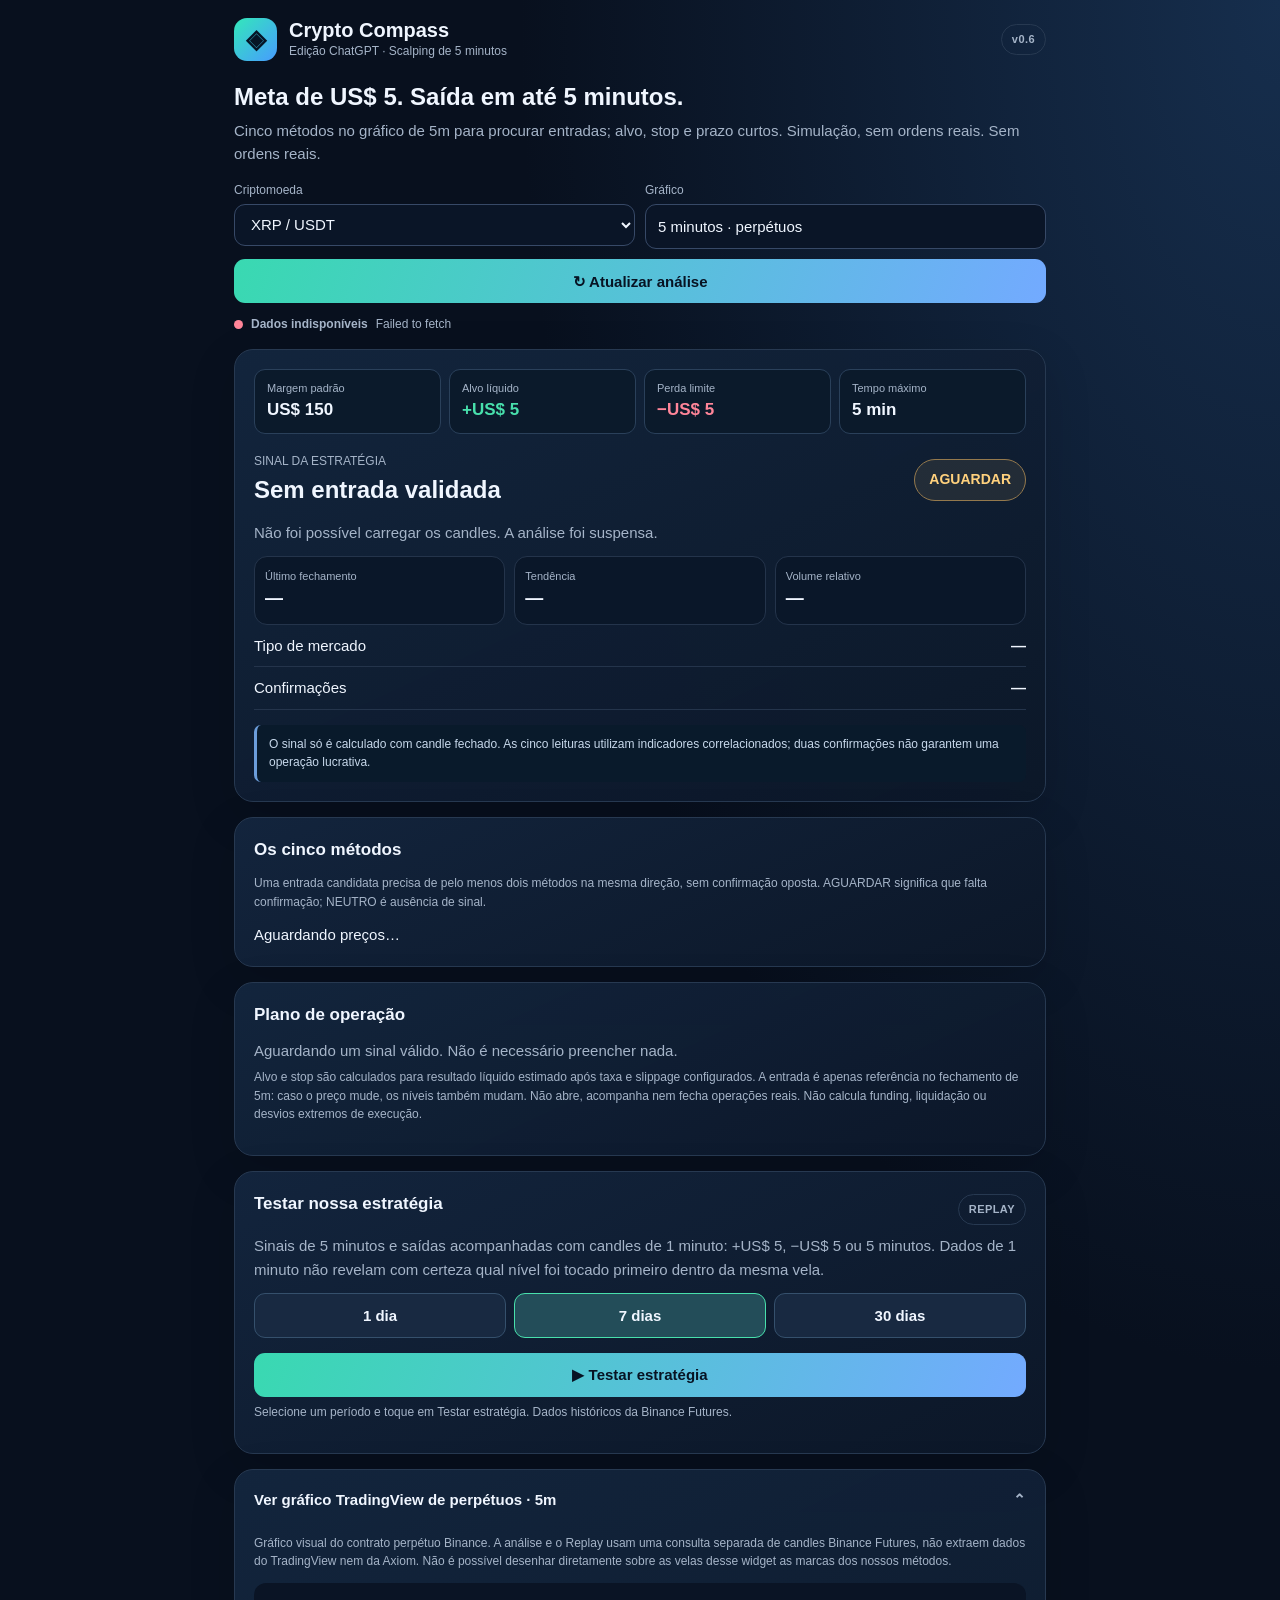
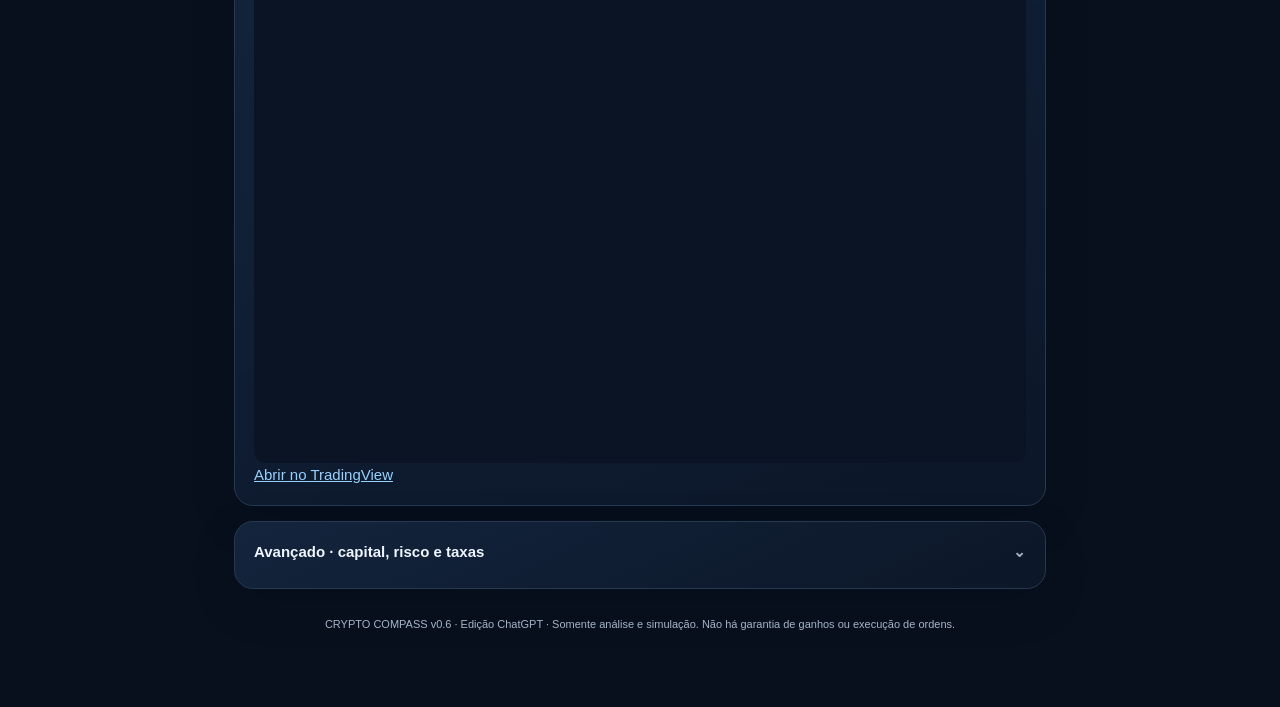
<file: index.html>
<!doctype html>
<html lang="pt-BR">
<head>
<meta charset="utf-8">
<meta name="viewport" content="width=device-width,initial-scale=1,viewport-fit=cover">
<meta name="theme-color" content="#091120">
<title>Crypto Compass v0.6 · Scalping US$ 5</title>
<style>
:root{color-scheme:dark;--bg:#08101e;--panel:#101e32;--muted:#a5b4c8;--edge:#273951;--ink:#f0f6ff;--green:#48e0ac;--red:#ff8599;--yellow:#ffd17d;--blue:#7ebdff}
*{box-sizing:border-box}body{margin:0;background:radial-gradient(ellipse at top right,#162e4d 0,transparent 42%),var(--bg);color:var(--ink);font:15px/1.55 -apple-system,BlinkMacSystemFont,"Segoe UI",sans-serif}
main{max-width:840px;margin:0 auto;padding:18px 14px 74px}header{display:flex;justify-content:space-between;align-items:center;gap:12px;margin-bottom:22px}
.brand{display:flex;align-items:center;gap:12px}.mark{background:linear-gradient(135deg,#33e8ba,#479cff);color:#051426;width:43px;height:43px;display:grid;place-items:center;border-radius:13px;font-weight:900;font-size:26px}
.brand strong{display:block;font-size:20px;line-height:1.2}.brand small,.sub,.hint{display:block;color:var(--muted);font-size:12px}.pill{font-size:11px;font-weight:800;letter-spacing:.04em;border:1px solid var(--edge);border-radius:30px;padding:6px 10px;color:var(--muted);white-space:nowrap}
h1{font-size:24px;line-height:1.2;margin:0 0 7px}h2{font-size:17px;margin:0 0 11px}p{margin:6px 0 12px}.muted{color:var(--muted)}.small{font-size:12px}.card{background:linear-gradient(155deg,rgba(19,37,62,.96),rgba(12,23,40,.98));border:1px solid var(--edge);border-radius:19px;padding:19px;margin-top:15px;box-shadow:0 15px 48px #0002}
.toolbar{display:grid;grid-template-columns:minmax(120px,1fr) minmax(130px,1fr);gap:10px;margin-top:16px}.toolbar .refresh{grid-column:1/-1}
select,input,button{font:inherit;min-height:44px;border-radius:11px}select,input{width:100%;border:1px solid #374967;background:#0a1527;color:var(--ink);padding:10px 12px}
input:focus,select:focus,button:focus-visible,summary:focus-visible{outline:2px solid var(--blue);outline-offset:2px}
button{background:#182941;border:1px solid #35506c;color:var(--ink);padding:10px 14px;cursor:pointer;font-weight:750}
button.primary{background:linear-gradient(110deg,#39d9b1,#73aaff);color:#071323;border:none}button[disabled]{opacity:.56;cursor:not-allowed}
.statusline{margin-top:12px;display:flex;gap:8px;align-items:center;flex-wrap:wrap;font-size:12px;color:var(--muted)}.dot{height:9px;width:9px;border-radius:50%;background:#71839b;display:inline-block}.dot.live{background:var(--green)}.dot.bad{background:var(--red)}
.signal{display:flex;justify-content:space-between;align-items:center;gap:10px;margin:0 0 13px}.signal strong{font-size:24px}.tag{padding:9px 14px;font-weight:850;border-radius:30px;font-size:14px}.tag.wait{color:var(--yellow);background:#ffce7c15;border:1px solid #94794d}.tag.long{color:var(--green);background:#38dfac18;border:1px solid #317967}.tag.short{color:var(--red);background:#ff859916;border:1px solid #a55b6a}
.grid{display:grid;grid-template-columns:repeat(3,1fr);gap:9px}.metric{background:#0a1729;border:1px solid #24344b;border-radius:13px;padding:11px 10px}.metric small{color:var(--muted);font-size:11px;display:block}.metric strong{font-size:18px;display:block;font-variant-numeric:tabular-nums}.green{color:var(--green)}.red{color:var(--red)}.yellow{color:var(--yellow)}
.note{background:#091a2b;border-left:3px solid #6c9dda;border-radius:7px;padding:10px 12px;font-size:12px;color:#c7d8eb}
.summary{display:flex;justify-content:space-between;align-items:center;gap:10px}summary{list-style:none;cursor:pointer;font-weight:800;padding:5px 0}summary::-webkit-details-marker{display:none}summary::after{content:"⌄";float:right;color:var(--muted)}details[open]>summary::after{content:"⌃"}details.card{padding-top:13px}details .inside{padding-top:12px}
.fields{display:grid;grid-template-columns:repeat(2,minmax(0,1fr));gap:10px}.field span{display:block;font-size:12px;color:var(--muted);margin-bottom:4px}.field input,.field select{min-height:42px}
.kv{display:flex;align-items:center;justify-content:space-between;gap:14px;border-bottom:1px solid #24344b;padding:9px 0}.kv:last-child{border-bottom:0}.kv strong{text-align:right;font-variant-numeric:tabular-nums}.spaced{margin-top:15px}.progress{height:6px;background:#1a2c43;border-radius:5px;margin-top:12px;overflow:hidden}.progress>div{width:0;height:100%;background:var(--green);transition:width .2s}
.columns{display:grid;grid-template-columns:1fr 1fr;gap:10px}.stat{border:1px solid var(--edge);border-radius:12px;padding:11px;background:#0b1729}.stat span{display:block;color:var(--muted);font-size:12px}.stat strong{font-size:23px}
.segment{display:flex;gap:8px;flex-wrap:wrap}.segment button{flex:1;min-width:70px}.segment button.selected{background:#234d59;border-color:var(--green)}
.tv{height:480px;width:100%;overflow:hidden;border-radius:12px;background:#0a1425}.tvmsg{font-size:12px;color:var(--muted);padding:12px}
table{border-collapse:collapse;width:100%;font-size:12px;min-width:480px}th,td{padding:9px 7px;text-align:left;border-bottom:1px solid #24344b}th{color:var(--muted)}.tablewrap{overflow-x:auto}
footer{padding-top:27px;color:var(--muted);font-size:11px;text-align:center}a{color:#96d1ff}
@media(max-width:400px){h1{font-size:22px}.card{padding:14px}.metric strong{font-size:15px}.grid{gap:5px}.metric{padding:8px}.pill{font-size:10px}}
.methods{display:grid;gap:8px}.method{background:#0b192a;border:1px solid var(--edge);border-radius:11px;padding:10px;display:flex;justify-content:space-between;align-items:center;gap:8px}.method .detail{font-size:12px;color:var(--muted)}.method .state{font-size:11px;font-weight:800;white-space:nowrap}.method .state.LONG{color:var(--green)}.method .state.SHORT{color:var(--red)}.method .state.WAIT{color:var(--yellow)}.method .state.NEUTRAL{color:var(--muted)}
.quick{display:grid;grid-template-columns:repeat(2,minmax(0,1fr));gap:8px;margin-bottom:18px}.quick>div{padding:10px 12px;background:#0b1a2b;border:1px solid #2a405a;border-radius:11px}.quick span{display:block;color:var(--muted);font-size:11px}.quick strong{display:block;font-size:17px} @media(min-width:630px){.quick{grid-template-columns:repeat(4,minmax(0,1fr))}}
</style>
</head>
<body>
<main>
<header><div class="brand"><span class="mark">◈</span><div><strong>Crypto Compass</strong><small>Edição ChatGPT · Scalping de 5 minutos</small></div></div><span class="pill">v0.6</span></header>
<h1>Meta de US$ 5. Saída em até 5 minutos.</h1>
<p class="muted">Cinco métodos no gráfico de 5m para procurar entradas; alvo, stop e prazo curtos. Simulação, sem ordens reais. Sem ordens reais.</p>
<div class="toolbar">
<label class="field"><span>Criptomoeda</span><select id="asset"><option value="XRPUSDT">XRP / USDT</option><option value="SOLUSDT">SOL / USDT</option></select></label>
<div class="field"><span>Gráfico</span><input value="5 minutos · perpétuos" disabled></div>
<button class="primary refresh" id="refresh">↻ Atualizar análise</button>
</div>
<div class="statusline"><span class="dot" id="dot"></span><b id="connection">Conectando…</b><span id="lastCandle">Aguardando candles da Binance Futures</span></div>
<section class="card">
<div class="quick"><div><span>Margem padrão</span><strong id="quickMargin">US$ 150</strong></div><div><span>Alvo líquido</span><strong class="green" id="quickTarget">+US$ 5</strong></div><div><span>Perda limite</span><strong class="red" id="quickStop">−US$ 5</strong></div><div><span>Tempo máximo</span><strong>5 min</strong></div></div>
<div class="signal"><div><div class="sub">SINAL DA ESTRATÉGIA</div><strong id="statusTitle">Carregando…</strong></div><span class="tag wait" id="signal">AGUARDAR</span></div>
<p id="reason" class="muted">Carregando candles fechados de 5 minutos.</p>
<div class="grid">
<div class="metric"><small>Último fechamento</small><strong id="price">—</strong></div>
<div class="metric"><small>Tendência</small><strong id="trend">—</strong></div>
<div class="metric"><small>Volume relativo</small><strong id="volume">—</strong></div>
</div>
<div class="kv"><span>Tipo de mercado</span><strong id="regime">—</strong></div><div class="kv"><span>Confirmações</span><strong id="confluence">—</strong></div><div class="note spaced" id="interpret">O sinal só é calculado com candle fechado. As cinco leituras utilizam indicadores correlacionados; duas confirmações não garantem uma operação lucrativa.</div>
</section>
<section class="card"><h2>Os cinco métodos</h2><p class="muted small">Uma entrada candidata precisa de pelo menos dois métodos na mesma direção, sem confirmação oposta. AGUARDAR significa que falta confirmação; NEUTRO é ausência de sinal.</p><div id="methods" class="methods">Aguardando preços…</div></section>
<section class="card">
<h2>Plano de operação</h2>
<div id="noPlan" class="muted">Aguardando um sinal válido. Não é necessário preencher nada.</div>
<div id="plan" hidden>
<div class="grid">
<div class="metric"><small>Entrada teórica</small><strong id="entryPlan">—</strong></div>
<div class="metric"><small>Stop-loss</small><strong id="stopPlan">—</strong></div>
<div class="metric"><small>Take-profit</small><strong id="targetPlan">—</strong></div>
</div>
<div class="kv"><span>Margem utilizada</span><strong id="marginPlan">—</strong></div><div class="kv"><span>Posição nominal</span><strong id="positionPlan">—</strong></div><div class="kv"><span>Movimento necessário para o alvo</span><strong id="movePlan">—</strong></div>
<div class="kv"><span>Perda estimada no stop</span><strong class="red" id="lossPlan">—</strong></div>
<div class="kv"><span>Ganho estimado no alvo</span><strong class="green" id="gainPlan">—</strong></div>
</div>
<p class="small muted">Alvo e stop são calculados para resultado líquido estimado após taxa e slippage configurados. A entrada é apenas referência no fechamento de 5m: caso o preço mude, os níveis também mudam. Não abre, acompanha nem fecha operações reais. Não calcula funding, liquidação ou desvios extremos de execução.</p>
</section>
<section class="card">
<div class="summary"><h2>Testar nossa estratégia</h2><span class="pill">REPLAY</span></div>
<p class="muted">Sinais de 5 minutos e saídas acompanhadas com candles de 1 minuto: +US$ 5, −US$ 5 ou 5 minutos. Dados de 1 minuto não revelam com certeza qual nível foi tocado primeiro dentro da mesma vela.</p>
<div class="segment" id="periods"><button type="button" data-days="1">1 dia</button><button type="button" data-days="7" class="selected">7 dias</button><button type="button" data-days="30">30 dias</button></div>
<button class="primary spaced" id="test" style="width:100%">▶ Testar estratégia</button>
<div class="progress" id="progress" hidden><div id="bar"></div></div>
<p id="testMessage" class="small muted">Selecione um período e toque em Testar estratégia. Dados históricos da Binance Futures.</p>
<div id="results" hidden>
<div class="columns">
<div class="stat"><span>Operações identificadas</span><strong id="trades">—</strong></div>
<div class="stat"><span>Atingiu +US$ 5</span><strong id="winNet">—</strong></div>
<div class="stat"><span>Operações lucrativas</span><strong id="winGross">—</strong></div>
<div class="stat"><span>Resultado líquido em USDT</span><strong id="netR">—</strong></div>
</div>
<div class="note spaced" id="verdict">—</div><p class="muted small">O resultado está em USDT, não em R. O simulador considera uma posição por vez, taxa e slippage estimados. Se alvo e stop ocorrerem na mesma vela de 1 minuto, conta a saída no stop de forma conservadora; a sequência exata não é conhecida.</p>
<div class="kv"><span>Últimos 30% do período (apenas conferência)</span><strong id="validation">—</strong></div>
<div class="kv"><span>Velas com alvo e stop simultâneos (ambíguos)</span><strong id="ambiguities">—</strong></div><div class="kv"><span>Entradas sem condição financeira viável</span><strong id="blockedCost">—</strong></div><div class="kv"><span>Saídas por tempo (5 minutos)</span><strong id="timedTrades">—</strong></div><div class="kv"><span>Maior queda acumulada (USDT)</span><strong id="drawdown">—</strong></div>
<div class="kv"><span>Lucro bruto das operações vencedoras / perdas</span><strong id="profitFactor">—</strong></div>
<details class="spaced"><summary>Ver últimas operações</summary><div class="inside tablewrap"><table><thead><tr><th>Data</th><th>Lado</th><th>Confirmações</th><th>Motivo da saída</th><th>Bruto</th><th>Líquido (USDT)</th></tr></thead><tbody id="rows"></tbody></table></div></details>
</div>
</section>
<details class="card" id="chartToggle" open><summary>Ver gráfico TradingView de perpétuos · 5m</summary>
<div class="inside"><p class="small muted">Gráfico visual do contrato perpétuo Binance. A análise e o Replay usam uma consulta separada de candles Binance Futures, não extraem dados do TradingView nem da Axiom. Não é possível desenhar diretamente sobre as velas desse widget as marcas dos nossos métodos.</p><div id="tv" class="tv"><p class="tvmsg">Abra esta seção para carregar o gráfico.</p></div><a id="tvlink" target="_blank" rel="noopener noreferrer" href="https://www.tradingview.com/">Abrir no TradingView</a></div>
</details>
<details class="card"><summary>Avançado · capital, risco e taxas</summary>
<div class="inside"><p class="muted small">Esses números são estimativas editáveis, não taxas verificadas da sua Binance. Os custos são cobrados sobre o valor total da posição, não apenas sobre a margem.</p>
<div class="fields">
<label class="field"><span>Margem por operação (USDT)</span><input type="number" id="equity" min="1" step="1" value="150" inputmode="decimal"></label>
<label class="field"><span>Perda máxima líquida (USDT)</span><input type="number" id="risk" min=".1" max="500" step=".5" value="5" inputmode="decimal"></label><label class="field"><span>Meta de lucro líquido (USDT)</span><input type="number" id="targetDollar" min=".1" max="500" step=".5" value="5" inputmode="decimal"></label>
<label class="field"><span>Alavancagem da posição (padrão provisório: 5x)</span><input type="number" id="leverage" min="1" max="125" value="5" inputmode="numeric"></label>
<label class="field"><span>Taxa por lado (%)</span><input type="number" id="fee" min="0" max="1" step=".01" value=".05" inputmode="decimal"></label>
<label class="field"><span>Slippage por lado (%)</span><input type="number" id="slip" min="0" max="2" step=".01" value=".02" inputmode="decimal"></label>
</div>
<div class="note spaced">US$ 150 são tratados como margem, e não como valor total da posição. A alavancagem de 5x é apenas um padrão provisório: ajuste para a que você realmente usa. Custos, liquidação, spread, funding e saltos de preço podem causar perdas maiores que US$ 5.</div>
</div></details>
<footer>CRYPTO COMPASS v0.6 · Edição ChatGPT · Somente análise e simulação. Não há garantia de ganhos ou execução de ordens.</footer>
</main>
<script>
(function(){
'use strict';
const $=id=>document.getElementById(id);
const ms=300000;
let current=[],asset='XRPUSDT',socket=null,timer=null,request=null,dataAt=0,chosenDays=7,testing=false,historyAbort=null,widgetLoaded=false;const historyCache=new Map();
const money=n=>Number.isFinite(n)?'$ '+n.toLocaleString('en-US',{minimumFractionDigits:n<5?4:2,maximumFractionDigits:n<5?5:2}):'—';
const num=n=>Number(n).toLocaleString('pt-BR',{maximumFractionDigits:2});
const pct=n=>Number.isFinite(n)?num(n*100)+'%':'—';
const usd=n=>Number.isFinite(n)?(n<0?'−US$ ':'+US$ ')+num(Math.abs(n)):'—';
const clamp=(n,a,b)=>Math.max(a,Math.min(b,n));
const wait=ms=>new Promise(resolve=>setTimeout(resolve,ms));

function settings(){return {equity:Number($('equity').value),risk:Number($('risk').value),targetDollar:Number($('targetDollar').value),lev:Number($('leverage').value),fee:Number($('fee').value)/100,slip:Number($('slip').value)/100}}
function validSettings(s){return s.equity>0&&s.risk>0&&s.risk<=500&&s.targetDollar>0&&s.targetDollar<=500&&s.lev>=1&&s.lev<=125&&s.fee>=0&&s.fee<=.01&&s.slip>=0&&s.slip<=.02&&Object.values(s).every(Number.isFinite)}
// PnL liquido: quantidade * movimento direcional menos custos em ambos os lados.
function pnlAt(entry,exit,side,s){const qty=s.equity*s.lev/entry,sgn=side==='LONG'?1:-1,costRate=s.fee+s.slip;return qty*(sgn*(exit-entry)-costRate*(entry+exit))}
function priceForNet(entry,side,goal,s){const d=side==='LONG'?1:-1,k=s.fee+s.slip,qty=s.equity*s.lev/entry;if(!(qty>0)||Math.abs(d-k)<1e-9)return NaN;return ((d+k)*entry+goal/qty)/(d-k)}
function levels(entry,side,s){const target=priceForNet(entry,side,s.targetDollar,s),stop=priceForNet(entry,side,-s.risk,s),sgn=side==='LONG'?1:-1;return {target,stop,entry,notional:s.equity*s.lev,margin:s.equity,movePct:100*Math.abs(target-entry)/entry,valid:entry>0&&Number.isFinite(target)&&Number.isFinite(stop)&&stop>0&&target>0&&sgn*(target-entry)>0&&sgn*(stop-entry)<0}}

function toCandles(rows){return rows.map(r=>({t:+r[0],o:+r[1],h:+r[2],l:+r[3],c:+r[4],v:+r[5],end:+r[6]})).filter(z=>Object.values(z).every(Number.isFinite)&&z.o>0&&z.l>0&&z.h>=Math.max(z.o,z.c)&&z.l<=Math.min(z.o,z.c))}
async function getBars(symbol,limit,endTime,signal,interval='5m'){const u='https://fapi.binance.com/fapi/v1/klines?symbol='+encodeURIComponent(symbol)+'&interval='+encodeURIComponent(interval)+'&limit='+limit+(endTime?'&endTime='+endTime:'');const res=await fetch(u,{cache:'no-store',signal});if(!res.ok)throw Error('Binance respondeu HTTP '+res.status);const body=await res.json();if(!Array.isArray(body))throw Error('Formato inesperado de candles');return toCandles(body)}
function indicator(c){const len=c.length,e9=[],e21=[],e50=[],rsi=[],atr=[],vwap=[],volume=[];
let avgG=0,avgL=0,prevATR=0,pv=0,sumV=0,sumVol=0,avg9=0,avg21=0,avg50=0;
const q9=2/10,q21=2/22,q50=2/51;
for(let i=0;i<len;i++){const z=c[i];avg9=i?avg9+q9*(z.c-avg9):z.c;avg21=i?avg21+q21*(z.c-avg21):z.c;avg50=i?avg50+q50*(z.c-avg50):z.c;e9.push(avg9);e21.push(avg21);e50.push(avg50);
const d=i?z.c-c[i-1].c:0,g=Math.max(0,d),l=Math.max(0,-d);
if(i<=7){avgG+=g;avgL+=l;if(i===7){avgG/=7;avgL/=7}}else{avgG=(avgG*6+g)/7;avgL=(avgL*6+l)/7}
rsi.push(i<7?NaN:avgL===0?(avgG===0?50:100):100-100/(1+avgG/avgL));
const tr=i?Math.max(z.h-z.l,Math.abs(z.h-c[i-1].c),Math.abs(z.l-c[i-1].c)):(z.h-z.l);
if(i<=14){prevATR+=tr;if(i===14)prevATR/=15}else prevATR=(prevATR*13+tr)/14;
atr.push(i<14?NaN:prevATR);
const typ=(z.h+z.l+z.c)/3;pv+=typ*z.v;sumV+=z.v;if(i>=60){const o=c[i-60];pv-=((o.h+o.l+o.c)/3)*o.v;sumV-=o.v}vwap.push(i>=59&&sumV>0?pv/sumV:NaN);
sumVol+=z.v;if(i>=20)sumVol-=c[i-20].v;volume.push(i>=20&&sumVol>0?z.v/(Math.max(.00000001,(sumVol-z.v+c[i-20].v)/20)):NaN);
}
return {e9,e21,e50,rsi,atr,vwap,volume};
}

const NAMES=['Pullback EMA 9/21','Rompimento e volume','Reação na VWAP','Suporte e resistência','Bollinger + RSI'];
function atSignal(c,k,i,s){
 const blank=NAMES.map(name=>({name,status:'NEUTRAL',why:'Aguardando histórico.'}));
 if(i<115)return {side:'WAIT',why:'Poucos candles fechados.',methods:blank,counts:{LONG:0,SHORT:0},trend:'—',regime:'—',vol:NaN};
 const z=c[i],p=c[i-1],atr=k.atr[i],vw=k.vwap[i],r=k.rsi[i],e9=k.e9[i],e21=k.e21[i],e50=k.e50[i];
 if(!Number.isFinite(atr)||atr<=0||!Number.isFinite(vw))return {side:'WAIT',why:'Indicadores insuficientes.',methods:blank,counts:{LONG:0,SHORT:0},regime:'—',vol:NaN};
 const avg=c.slice(i-20,i).reduce((a,b)=>a+b.v,0)/20,vol=avg?z.v/avg:0;
 const slope=(e21-k.e21[i-6])/atr,spread=(e21-e50)/atr;
 let regime=(Math.abs(slope)<.48&&Math.abs(spread)<.95)?'LATERAL':(slope>.26&&e9>e21&&e21>e50)?'ALTA':(slope<-.26&&e9<e21&&e21<e50)?'BAIXA':'TRANSIÇÃO';
 const up=regime==='ALTA',down=regime==='BAIXA',range=regime==='LATERAL',bull=z.c>z.o&&z.c>p.c,bear=z.c<z.o&&z.c<p.c;
 const m=NAMES.map(name=>({name,status:'NEUTRAL',why:'Sem sinal confirmado.'}));
 function mark(j,status,why){m[j]={name:NAMES[j],status,why}}
 const from=c.slice(i-3,i+1),touchUp=from.some((b,j)=>b.l<=k.e9[i-3+j]+.20*atr&&b.h>=k.e21[i-3+j]-.2*atr),touchDown=from.some((b,j)=>b.h>=k.e9[i-3+j]-.20*atr&&b.l<=k.e21[i-3+j]+.2*atr);
 if(up&&touchUp&&z.c>e9&&bull&&r>45&&r<78)mark(0,'LONG','Retomada de alta após tocar a região das EMAs.');
 else if(down&&touchDown&&z.c<e9&&bear&&r>22&&r<55)mark(0,'SHORT','Retomada de baixa após tocar as EMAs.');
 else if((up&&touchUp)||(down&&touchDown))mark(0,'WAIT','Aguardando reação nas médias.');
 const hi=Math.max(...c.slice(i-12,i).map(v=>v.h)),lo=Math.min(...c.slice(i-12,i).map(v=>v.l));
 const res=Math.max(...c.slice(i-13,i-1).map(v=>v.h)),sup=Math.min(...c.slice(i-13,i-1).map(v=>v.l));
 const brokeUp=p.c>res&&z.l<=res+.3*atr&&z.c>res&&bull,brokeDown=p.c<sup&&z.h>=sup-.3*atr&&z.c<sup&&bear;
 const freshUp=z.c>hi&&vol>=1.4&&bull,freshDown=z.c<lo&&vol>=1.4&&bear;
 if((up||regime==='TRANSIÇÃO')&&(freshUp||brokeUp)&&vol>1.1)mark(1,'LONG','Rompimento de resistência com volume.');
 else if((down||regime==='TRANSIÇÃO')&&(freshDown||brokeDown)&&vol>1.1)mark(1,'SHORT','Rompimento de suporte com volume.');
 else if(freshUp||freshDown||brokeUp||brokeDown)mark(1,'WAIT','Rompimento sem todas as confirmações.');
 if(up&&vw>k.vwap[i-3]&&z.l<=vw+.6*atr&&z.c>vw&&bull&&r>47)mark(2,'LONG','Reação acima da VWAP com tendência.');
 else if(down&&vw<k.vwap[i-3]&&z.h>=vw-.6*atr&&z.c<vw&&bear&&r<53)mark(2,'SHORT','Reação abaixo da VWAP com tendência.');
 else if((up||down)&&Math.abs(z.c-vw)<.75*atr)mark(2,'WAIT','Próximo à VWAP, sem reação confirmada.');
 const prior=c.slice(i-28,i),support=Math.min(...prior.map(v=>v.l)),resistance=Math.max(...prior.map(v=>v.h));
 if(range&&resistance-support>1.8*atr){
 if(z.l<=support+.3*atr&&z.c>support+.2*atr&&bull&&r<58)mark(3,'LONG','Reação no suporte da faixa lateral.');
 else if(z.h>=resistance-.3*atr&&z.c<resistance-.2*atr&&bear&&r>42)mark(3,'SHORT','Rejeição na resistência da faixa lateral.');
 else if(z.l<support+.6*atr||z.h>resistance-.6*atr)mark(3,'WAIT','Próximo ao suporte ou resistência.');
 }
 const last20=c.slice(i-19,i+1),mean=last20.reduce((a,v)=>a+v.c,0)/20,sd=Math.sqrt(last20.reduce((a,v)=>a+(v.c-mean)**2,0)/20),lower=mean-2*sd,upper=mean+2*sd;
 if(range&&z.l<=lower+.2*atr&&bull&&r<=43)mark(4,'LONG','Reação na banda inferior com RSI baixo.');
 else if(range&&z.h>=upper-.2*atr&&bear&&r>=57)mark(4,'SHORT','Reação na banda superior com RSI alto.');
 else if(range&&(z.l<=lower+.55*atr||z.h>=upper-.55*atr))mark(4,'WAIT','Próximo das bandas, aguardando reação.');
 const counts={LONG:m.filter(x=>x.status==='LONG').length,SHORT:m.filter(x=>x.status==='SHORT').length};
 let side=counts.LONG>=2&&counts.SHORT===0?'LONG':counts.SHORT>=2&&counts.LONG===0?'SHORT':'WAIT';
 let why=counts.LONG&&counts.SHORT?'Sinais contrários: entrada bloqueada.':'Menos de duas confirmações na mesma direção.';
 const common={side,why,methods:m,counts,regime,trend:regime,vol,rsi:r,atr,price:z.c};
 if(side==='WAIT')return common;
 const l=levels(z.c,side,s);
 if(!l.valid)return {...common,side:'WAIT',why:'Margem, alavancagem e custos não permitem níveis válidos.',blockedByCost:true};
 return {...common,stop:l.stop,target:l.target,why:counts[side]+' métodos confirmaram '+side+'. Preços calculados para '+num(s.targetDollar)+' USDT líquidos, stop de '+num(s.risk)+' USDT e prazo de 5 minutos.'};

}
function methodsUI(a){const el=$('methods');el.textContent='';for(const m of a?.methods||[]){const row=document.createElement('div');row.className='method';const left=document.createElement('div');const t=document.createElement('b');t.textContent=m.name;const p=document.createElement('div');p.className='detail';p.textContent=m.why;left.append(t,p);const badge=document.createElement('span');badge.className='state '+m.status;badge.textContent=m.status==='NEUTRAL'?'NEUTRO':m.status==='WAIT'?'AGUARDAR':m.status;row.append(left,badge);el.append(row)}}

function notify(text,level){$('connection').textContent=text;$('dot').className='dot '+(level||'')}
function waiting(message){$('signal').textContent='AGUARDAR';$('signal').className='tag wait';$('statusTitle').textContent='Sem entrada validada';$('reason').textContent=message;$('plan').hidden=true;$('noPlan').hidden=false}

function show(){if(current.length<115){waiting('Ainda não há candles fechados suficientes.');return}
const last=current.at(-1),stale=Date.now()-last.end>720000,s=settings(),ind=indicator(current),a=atSignal(current,ind,current.length-1,s);
$('quickMargin').textContent='US$ '+num(s.equity);$('quickTarget').textContent='+US$ '+num(s.targetDollar);$('quickStop').textContent='−US$ '+num(s.risk);
$('price').textContent=money(last.c);$('lastCandle').textContent='Último candle 5m fechado às '+new Date(last.end).toLocaleTimeString('pt-BR',{hour:'2-digit',minute:'2-digit'});
$('regime').textContent=a.regime||'—';$('confluence').textContent=(a.counts?.LONG||0)+' LONG · '+(a.counts?.SHORT||0)+' SHORT';methodsUI(a);$('trend').textContent=a.trend||'—';$('volume').textContent=Number.isFinite(a.vol)?num(a.vol)+'×':'—';
if(stale){waiting('Dados antigos. Atualize a análise para gerar entradas.');$('interpret').textContent='Sem sinal com dados desatualizados.';return}
if(!validSettings(s)){waiting('Revise margem, alavancagem, alvo, stop ou custos em Avançado.');return}
$('reason').textContent=a.why;$('interpret').textContent='RSI(7): '+(Number.isFinite(a.rsi)?num(a.rsi):'—')+' · Cenário: '+a.trend+' · Volume: '+num(a.vol)+'×. Entrada teórica após o fechamento da vela de 5m.';
if(a.side==='WAIT'){waiting(a.why);return}
const l=levels(a.price,a.side,s);if(!l.valid){waiting('Com esta margem, alavancagem e taxas, não foi possível calcular um alvo/stop válido.');return}
$('signal').textContent=a.side;$('signal').className='tag '+(a.side==='LONG'?'long':'short');$('statusTitle').textContent=a.side==='LONG'?'Possível compra':'Possível venda';
$('entryPlan').textContent=money(l.entry);$('stopPlan').textContent=money(l.stop);$('targetPlan').textContent=money(l.target);
$('marginPlan').textContent='US$ '+num(l.margin)+' a '+num(s.lev)+'×';$('positionPlan').textContent='US$ '+num(l.notional);
$('movePlan').textContent=num(l.movePct)+'% do preço';
$('lossPlan').textContent='−US$ '+num(s.risk)+' (estimado)';$('gainPlan').textContent='+US$ '+num(s.targetDollar)+' (estimado)';
$('noPlan').hidden=true;$('plan').hidden=false;
}

function stopSocket(){if(timer){clearTimeout(timer);timer=null}const old=socket;socket=null;if(old){old.onclose=null;old.onmessage=null;old.close()}}
async function refresh(){const symbol=asset;stopSocket();if(request)request.abort();request=new AbortController();const signal=request.signal;$('refresh').disabled=true;notify('Buscando candles…');try{const bars=(await getBars(symbol,600,null,signal)).filter(z=>z.end<=Date.now());if(symbol!==asset||signal.aborted)return;if(bars.length<115)throw Error('Poucos candles fechados retornados');current=bars;dataAt=Date.now();show();notify('Histórico atualizado; conectando…');stream(symbol)}catch(e){if(signal.aborted)return;current=[];waiting('Não foi possível carregar os candles. A análise foi suspensa.');$('price').textContent='—';$('trend').textContent='—';$('volume').textContent='—';notify('Dados indisponíveis','bad');$('lastCandle').textContent=e.message}finally{if(symbol===asset)$('refresh').disabled=false}}
function stream(symbol){if(!('WebSocket' in window)){notify('Streaming indisponível');return}let attempt=0;
function connect(){if(symbol!==asset)return;let w;try{w=new WebSocket('wss://fstream.binance.com/ws/'+symbol.toLowerCase()+'@kline_5m')}catch(e){notify('Streaming indisponível','bad');return}socket=w;
w.onopen=()=>{if(w!==socket)return;attempt=0;notify('Conectado · Binance Futures','live')};
w.onmessage=e=>{if(w!==socket||symbol!==asset)return;let d;try{d=JSON.parse(e.data)}catch{return}if(d.e!=='kline'||!d.k||!d.k.x||d.k.s!==asset)return;
const k=d.k,bar={t:+k.t,o:+k.o,h:+k.h,l:+k.l,c:+k.c,v:+k.v,end:+k.T};
if(!Object.values(bar).every(Number.isFinite)||bar.l<=0||bar.h<Math.max(bar.o,bar.c)||bar.l>Math.min(bar.o,bar.c))return;
const previous=current.at(-1);if(!previous||bar.t>previous.t)current.push(bar);else if(bar.t===previous.t)current[current.length-1]=bar;else return;
current=current.slice(-600);dataAt=Date.now();show();
};
w.onerror=()=>{if(w===socket)notify('Conexão instável','bad')};
w.onclose=()=>{if(w!==socket||symbol!==asset)return;socket=null;attempt++;notify('Reconectando…','bad');timer=setTimeout(()=>{if(symbol===asset)refresh()},Math.min(30000,3000*Math.pow(2,Math.min(4,attempt))))}
}connect()}
function showTV(){if(widgetLoaded)return;widgetLoaded=true;const host=$('tv');host.textContent='';const wrap=document.createElement('div');wrap.className='tradingview-widget-container';wrap.style.cssText='height:100%;width:100%';const el=document.createElement('div');el.className='tradingview-widget-container__widget';el.style.cssText='height:100%;width:100%';wrap.appendChild(el);host.appendChild(wrap);const script=document.createElement('script');script.async=true;script.type='text/javascript';script.src='https://s3.tradingview.com/external-embedding/embed-widget-advanced-chart.js';
const sym=asset==='XRPUSDT'?'BINANCE:XRPUSDT.P':'BINANCE:SOLUSDT.P';
script.textContent=JSON.stringify({autosize:true,symbol:sym,interval:'5',timezone:'America/Sao_Paulo',theme:'dark',style:'1',locale:'br',hide_side_toolbar:true,allow_symbol_change:false,save_image:false,support_host:'https://www.tradingview.com'});
wrap.appendChild(script);$('tvlink').href='https://www.tradingview.com/chart/?symbol='+encodeURIComponent(sym);
}
function updateTV(){widgetLoaded=false;if($('chartToggle').open)showTV();else $('tv').innerHTML='<p class="tvmsg">Abra esta seção para carregar o gráfico.</p>'}


// Candles completos de 5m construidos exclusivamente a partir de cinco candles fechados de 1m.
// Evita usar futuro para sinalizar entrada.
function toFive(one){const output=[];let slot=-1,bucket=[];function flush(){if(bucket.length!==5)return;for(let j=1;j<5;j++)if(bucket[j].t!==bucket[0].t+j*60000)return;
 if(bucket[0].t!==slot)return;
 output.push({t:slot,o:bucket[0].o,h:Math.max(...bucket.map(z=>z.h)),l:Math.min(...bucket.map(z=>z.l)),c:bucket[4].c,v:bucket.reduce((a,z)=>a+z.v,0),end:bucket[4].end})}
 for(const b of one){const start=Math.floor(b.t/300000)*300000;if(start!==slot){if(bucket.length)flush();slot=start;bucket=[]}bucket.push(b)}if(bucket.length)flush();return output}
function replay(one,s,days){
 const five=toFive(one),ind=indicator(five),tr=[],byMinute=new Map(one.map(b=>[b.t,b]));
 const cutoff=one.at(-1).t-days*86400000;
 let skipped=0,conflicts=0,ambiguous=0,missing=0;
 for(let i=115;i<five.length-1;i++){
 const cand=five[i];const entryAt=cand.t+300000;
 if(entryAt<cutoff)continue;
 const signal=atSignal(five,ind,i,s);
 if(signal.side==='WAIT'){if(signal.blockedByCost)skipped++;if(signal.counts?.LONG&&signal.counts?.SHORT)conflicts++;continue}
 const minutes=[];for(let minute=0;minute<5;minute++){const b=byMinute.get(entryAt+minute*60000);if(!b)break;minutes.push(b)}
 if(minutes.length!==5){missing++;continue}
 const entry=minutes[0].o,l=levels(entry,signal.side,s);
 if(!l.valid){skipped++;continue}
 const d=signal.side==='LONG'?1:-1;
 let exit=minutes[4].c,why='Tempo (5m)',isAmbiguous=false;
 for(let j=0;j<5;j++){
 const b=minutes[j];
 const stopHit=d===1?b.l<=l.stop:b.h>=l.stop;
 const targetHit=d===1?b.h>=l.target:b.l<=l.target;
 if(stopHit&&targetHit){ambiguous++;isAmbiguous=true}
 // Mesmo candle de 1m pode tocar os dois niveis; adota stop primeiro (conservador).
 if(stopHit){exit=d===1?Math.min(l.stop,b.o):Math.max(l.stop,b.o);why='Stop';break}
 if(targetHit){exit=l.target;why='Alvo';break}
 }
 const qty=s.equity*s.lev/entry,gross=d*(exit-entry)*qty,net=pnlAt(entry,exit,signal.side,s);
 tr.push({t:entryAt,side:signal.side,why,gross,net,ambiguous:isAmbiguous,methods:signal.methods.filter(m=>m.status===signal.side).map(m=>m.name),confirmations:signal.counts[signal.side]});
 }
 return {tr,skipped,conflicts,ambiguous,missing,fiveCount:five.length};
}
function stats(tr){const n=tr.length;let targetWins=0,netWins=0,total=0,peak=0,dd=0,profits=0,losses=0,timeouts=0,stops=0;
 for(const t of tr){if(t.why==='Alvo')targetWins++;if(t.why==='Stop')stops++;if(t.why.startsWith('Tempo'))timeouts++;
 if(t.net>0){netWins++;profits+=t.net}else losses+=Math.abs(t.net);
 total+=t.net;peak=Math.max(peak,total);dd=Math.max(dd,peak-total)}
 return {n,hit:n?targetWins/n:NaN,positive:n?netWins/n:NaN,targetWins,netWins,stops,timeouts,total,dd,pf:losses?profits/losses:profits?Infinity:NaN};
}


async function history(days,symbol,signal,progress){
 const now=Date.now(),oneMinute=60000,cutoff=now-(days*1440+720)*oneMinute;
 let end=now,all=[],loops=0;
 while(end>cutoff&&loops<36){
 if(signal.aborted)throw new DOMException('Cancelado','AbortError');
 const bars=await getBars(symbol,1500,end,signal,'1m');
 if(!bars.length)break;
 all.push(...bars);end=bars[0].t-1;loops++;
 progress(Math.min(.97,(now-end)/(now-cutoff)));
 if(end<=cutoff)break;
 await wait(100)
 }
 const dedup=new Map();for(const b of all){if(b.end<=now&&b.t>=cutoff)dedup.set(b.t,b)}
 return [...dedup.values()].sort((a,b)=>a.t-b.t);
}


async function testHistory(){
 if(testing)return;
 const s=settings();if(!validSettings(s)){$('testMessage').textContent='Confira margem, alvo, stop, alavancagem e custos em Avançado.';return}
 testing=true;const sym=asset,days=chosenDays;
 $('results').hidden=true;$('test').disabled=true;$('progress').hidden=false;$('bar').style.width='0%';
 historyAbort=new AbortController();const controller=historyAbort;
 try{
 $('testMessage').textContent='Baixando dados de 1 minuto; 30 dias podem levar mais tempo. Não feche a página.';
 const key=sym+'_'+days,cached=historyCache.get(key),cacheOK=cached&&Date.now()-cached.when<120000;
 const c=cacheOK?cached.bars:await history(days,sym,controller.signal,f=>{$('bar').style.width=Math.round(f*100)+'%';$('testMessage').textContent='Baixando 1m… '+Math.round(f*100)+'%'});
 if(!cacheOK){historyCache.set(key,{bars:c,when:Date.now()});if(historyCache.size>2)historyCache.delete(historyCache.keys().next().value)}
 if(sym!==asset||controller.signal.aborted)throw new DOMException('Cancelado','AbortError');
 if(c.length<days*1440+600){$('testMessage').textContent='Histórico insuficiente para '+days+' dia(s) mais aquecimento de indicadores. Apenas '+num(c.length)+' candles recebidos. Nenhum resultado parcial mostrado.';return}
 let gaps=0;for(let i=1;i<c.length;i++)if(c[i].t-c[i-1].t!==60000)gaps++;
 if(gaps>3){$('testMessage').textContent='Histórico com '+gaps+' lacunas de 1 minuto. Replay cancelado para evitar resultado enganoso.';return}
 $('testMessage').textContent='Avaliando os cinco métodos e as saídas de 1 minuto…';await wait(30);
 const result=replay(c,s,days),all=stats(result.tr),boundary=c.at(-1).t-days*86400000*.30,recent=stats(result.tr.filter(x=>x.t>=boundary));
 $('trades').textContent=num(all.n);$('winNet').textContent=pct(all.hit);$('winGross').textContent=pct(all.positive);
 $('netR').textContent=usd(all.total);$('netR').className=all.total>=0?'green':'red';
 $('ambiguities').textContent=num(result.ambiguous);$('timedTrades').textContent=num(all.timeouts);
 $('blockedCost').textContent=num(result.skipped);$('drawdown').textContent='US$ '+num(all.dd);
 $('profitFactor').textContent=Number.isFinite(all.pf)?num(all.pf):'—';
 $('validation').textContent=recent.n+' operações · '+pct(recent.hit)+' atingiram a meta · '+usd(recent.total);
 const msg=all.n===0?'Nenhuma operação atendeu aos critérios no período.':
 all.n<30?'Amostra pequena: apenas '+all.n+' entradas. Não permite concluir que a estratégia é eficaz.':
 all.total<=0?'Resultado líquido negativo: esta estratégia ainda não demonstrou lucratividade.':'Resultado positivo somente nesta amostra; não prevê lucros futuros.';
 $('verdict').textContent=msg+' Saídas: '+all.targetWins+' alvos, '+all.stops+' stops e '+all.timeouts+' por tempo. '+result.ambiguous+' candle(s) de 1m tocaram alvo e stop: contabilizados como stop por prudência.';
 $('rows').textContent='';for(const x of result.tr.slice(-10).reverse()){
 const row=document.createElement('tr');
 const vals=[new Date(x.t).toLocaleString('pt-BR',{day:'2-digit',month:'2-digit',hour:'2-digit',minute:'2-digit'}),x.side,x.confirmations+'/5',x.why+(x.ambiguous?'*':''),usd(x.gross),usd(x.net)];
 for(const v of vals){const cell=document.createElement('td');cell.textContent=v;row.appendChild(cell)}$('rows').appendChild(row)}
 $('results').hidden=false;$('bar').style.width='100%';
 $('testMessage').textContent=num(c.length)+' candles de 1 minuto e '+num(result.fiveCount)+' velas completas de 5 minutos · '+days+' dia(s) · posição US$ '+num(s.equity*s.lev)+' · alvo +US$ '+num(s.targetDollar)+' · stop −US$ '+num(s.risk)+' · resultado simulado.';
 }catch(e){$('testMessage').textContent=e.name==='AbortError'?'Teste interrompido; tente novamente.':'Erro no histórico: '+e.message+'. Nenhum resultado parcial apresentado.'}
 finally{testing=false;$('test').disabled=false;$('progress').hidden=true;historyAbort=null}
}

$('refresh').addEventListener('click',refresh);
$('asset').addEventListener('change',()=>{asset=$('asset').value;if(historyAbort)historyAbort.abort();updateTV();current=[];$('price').textContent='—';$('trend').textContent='—';$('volume').textContent='—';waiting('Mudando a moeda…');refresh()});
$('periods').addEventListener('click',e=>{const btn=e.target.closest('[data-days]');if(!btn||testing)return;chosenDays=Number(btn.dataset.days);for(const b of $('periods').querySelectorAll('button'))b.classList.toggle('selected',b===btn)});
$('test').addEventListener('click',testHistory);
$('chartToggle').addEventListener('toggle',()=>{if($('chartToggle').open)showTV()});
if($('chartToggle').open)showTV();
for(const id of ['equity','risk','targetDollar','leverage','fee','slip'])$(id).addEventListener('input',()=>{if(current.length>115)show();if(!$('results').hidden){$('testMessage').textContent='Parâmetros alterados. Rode o Replay novamente.';$('results').hidden=true}});
setInterval(()=>{if(current.length>115)show();if(socket&&socket.readyState===1&&Date.now()-dataAt>720000){notify('Sem candles recentes · atualize','bad')}},20000);
document.addEventListener('visibilitychange',()=>{if(!document.hidden&&(!current.length||Date.now()-dataAt>420000))refresh()});
refresh();
})();
</script>
</body>
</html>
</file>
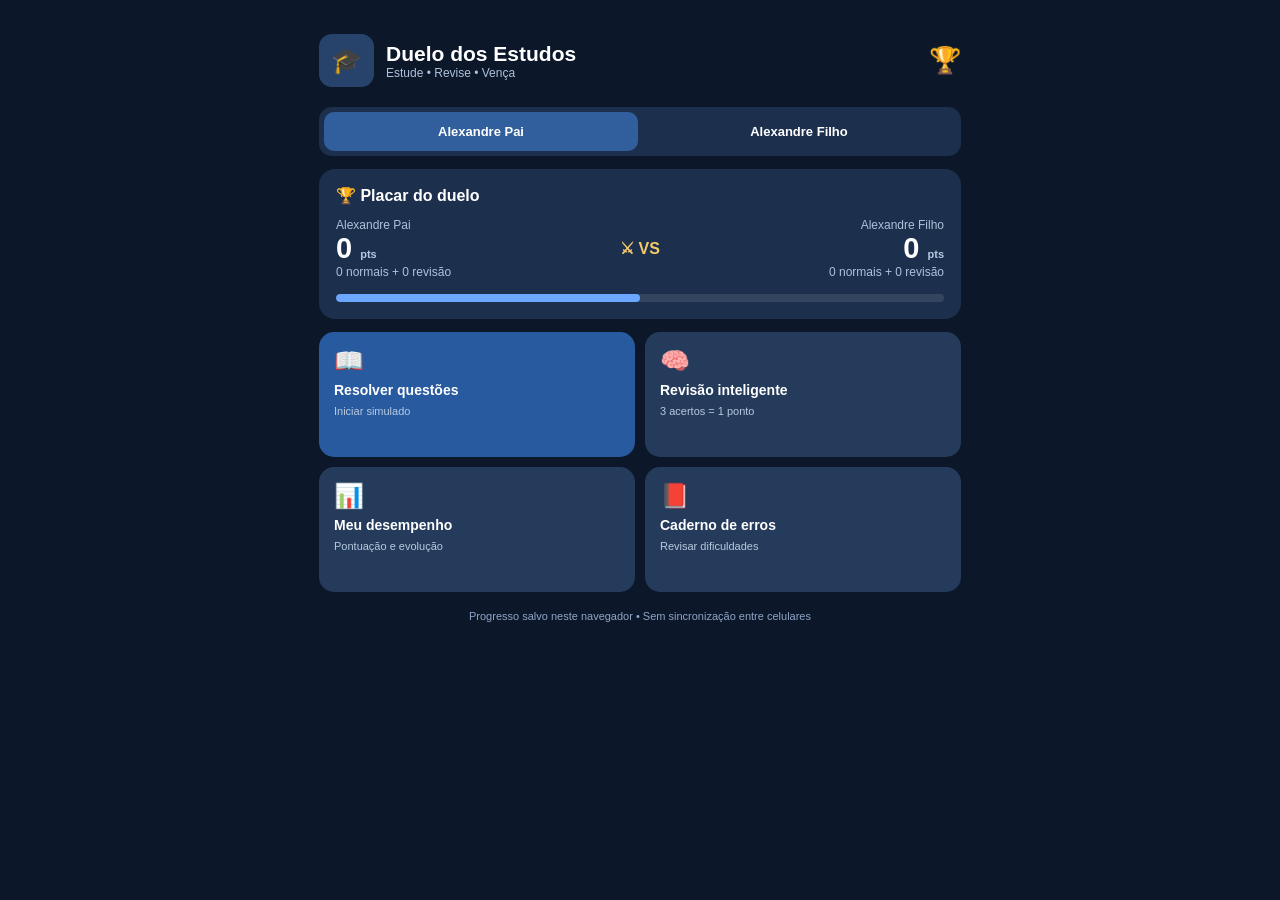
<file: duelo-dos-estudos/index.html>
<!doctype html><html lang="pt-BR"><head><meta charset="utf-8"><meta name="viewport" content="width=device-width,initial-scale=1"><title>Duelo dos Estudos</title><style>
:root{color-scheme:dark;font-family:-apple-system,BlinkMacSystemFont,"Segoe UI",sans-serif}*{box-sizing:border-box}body{margin:0;background:#0c172a;color:#fff}main{max-width:670px;margin:auto;padding:20px 14px 55px}.top{display:flex;align-items:center;gap:12px;margin-bottom:20px}.logo{background:#27436b;border-radius:13px;padding:12px;font-size:25px}.top h1{font-size:21px;margin:0}.sub,.muted{color:#afc1da;font-size:12px}.top .cup{margin-left:auto;font-size:26px}.profiles{display:flex;background:#1c304d;border-radius:13px;padding:5px;gap:4px;margin-bottom:13px}button{cursor:pointer;color:#fff;font:inherit;border:0}button:focus-visible,input:focus-visible,select:focus-visible{outline:2px solid #a9d4ff;outline-offset:2px}.profiles button{flex:1;background:transparent;padding:12px 5px;border-radius:10px;font-weight:650;font-size:13px}.profiles button.active{background:#315f9d}.panel{background:#1c304d;border-radius:16px;padding:17px;margin-bottom:13px}.panel h2{font-size:16px;margin:0 0 13px}.score{display:flex;align-items:center;justify-content:space-between;gap:8px}.score .side{flex:1}.score .side:last-child{text-align:right}.score .num{font-size:29px;font-weight:800}.score .vs{color:#f5ca68;font-weight:700}.track{height:8px;background:#34455f;border-radius:9px;overflow:hidden;margin-top:15px}.track span{display:block;height:100%;background:#6ba7ff;border-radius:9px}.tiles{display:grid;grid-template-columns:repeat(2,minmax(0,1fr));gap:10px}.tile{text-align:left;min-height:118px;padding:15px;background:#243b5b;border-radius:15px;display:flex;flex-direction:column;gap:7px}.tile:first-child{background:#285aa0}.tile .ico{font-size:24px}.tile strong{font-size:14px}.tile small{font-size:11px;color:#b9c9df}.back,.primary,.secondary{padding:11px 15px;border-radius:10px;background:#315f9d;font-weight:650;font-size:13px}.secondary,.back{background:#294363}.row{display:flex;justify-content:space-between;align-items:center;gap:8px}.stats{display:grid;grid-template-columns:repeat(3,1fr);gap:8px}.stat{background:#294363;text-align:center;border-radius:10px;padding:12px 4px}.stat strong{display:block;font-size:23px}.stat small{font-size:11px;color:#c1d0e4}.history{padding:13px 0;border-top:1px solid #344b68}.history:first-of-type{border:0}.ok{color:#9debc3}.bad{color:#ffb5bf}.option{display:block;background:#294363;padding:13px;border-radius:10px;margin:8px 0;font-size:14px}.option:has(input:checked){outline:2px solid #8bb7ff}.option input{accent-color:#8bb7ff}.qtext{line-height:1.6;font-size:14px}.nums{display:flex;flex-wrap:wrap;gap:6px;margin-top:10px}.nums button{padding:8px 11px;background:#294363;border-radius:8px}.nums button.active{background:#4275ba}.subject{width:100%;background:#294363;border:0;border-radius:10px;padding:11px;color:white}.notice{font-size:12px;color:#b7c9e2;line-height:1.5;margin-top:15px}.review-choice{display:flex;gap:8px}.review-choice button{flex:1;background:#294363;border-radius:10px;padding:12px 5px}.review-choice button.selected{background:#286d55}.review-choice button.wrong{background:#75404c}.pill{font-size:11px;color:#b7c9e2}.result{background:#294363;padding:13px;border-radius:12px;margin-top:12px}.footer{font-size:11px;color:#90a6c6;text-align:center;margin-top:18px}@media(min-width:600px){main{padding-top:34px}.tile{min-height:125px}}
</style></head><body><main><header class="top"><div class="logo">🎓</div><div><h1>Duelo dos Estudos</h1><div class="sub">Estude • Revise • Vença</div></div><div class="cup">🏆</div></header><div id="app"></div><div class="footer">Progresso salvo neste navegador • Sem sincronização entre celulares</div></main><script>
const questions=[{"id": 1, "subject": "Direitos Humanos", "text": "O Presidente da República celebrou tratado internacional no qual os Estados celebrantes se comprometiam a oferecer condições adequadas, no ambiente prisional, às mulheres grávidas que se encontrassem presas. Esse tratado foi aprovado pelas Casas do Congresso Nacional e regularmente promulgado na ordem jurídica interna. À luz da sistemática constitucional, o tratado internacional assim aprovado é equivalente:", "options": {"A": "ao ato infralegal, pois a sua promulgação na ordem interna se dá por meio de decreto;", "B": "à lei ordinária, pois todo tratado internacional possui essa natureza jurídica;", "C": "ao ato nulo, pois somente o Senado Federal possui competência para aprovar tratado internacional;", "D": "à emenda constitucional, desde que aprovado em dois turnos, por três quintos dos votos dos membros das Casas;", "E": "à lei complementar, desde que aprovado pela maioria absoluta dos membros das Casas."}, "answer": "D", "needs_review": false}, {"id": 2, "subject": "Direitos Humanos", "text": "A respeito da incorporação dos tratados internacionais de direitos humanos, é INCORRETO afirmar:", "options": {"A": "A aprovação pelo Congresso Nacional de um tratado de direitos humanos de acordo com o rito estabelecido no § 3º do art. 5º da Constituição Federal não dispensa a ratificação do tratado.", "B": "Os tratados aprovados pelo Congresso Nacional na forma do art. 5º , § 3º , da Constituição Federal possuem hierarquia e força normativa equivalente às emendas constitucionais.", "C": "Os tratados e convenções internacionais sobre direitos humanos que forem aprovados, em cada Casa do Congresso Nacional, em dois turnos, por três quintos dos votos dos respectivos membros, serão equivalentes às emendas constitucionais.", "D": "Os tratados internacionais que não versam sobre direitos humanos possuem, como regra geral, hierarquia de lei ordinária.", "E": "Os tratados internacionais de direitos humanos dependem de ratificação pelo Brasil, mediante processo de incorporação de atribuição e participação exclusiva do Congresso Nacional."}, "answer": "E", "needs_review": false}, {"id": 3, "subject": "Direitos Humanos", "text": "Assinale a alternativa que contempla um tratado de direitos humanos, incorporado pelo Direito Brasileiro com o status de norma constitucional, que faz parte do que a doutrina chama de Bloco de Constitucionalidade.", "options": {"A": "Pacto Internacional dos Direitos Civis e Políticos.", "B": "Convenção Relativa ao Estatuto dos Refugiados.", "C": "Convenção contra a tortura e outros tratamentos ou penas cruéis, desumanas e degradantes.", "D": "Pacto Internacional dos Direitos Econômicos, Sociais e Culturais."}, "answer": "E", "needs_review": true}, {"id": 4, "subject": "Direitos Humanos", "text": "A respeito dos direitos e garantias fundamentais, é possível afirmar que os tratados e convenções sobre direitos humanos que forem aprovados, em cada casa do Congresso Nacional, em dois turnos, por três quintos dos votos dos respectivos membros, serão equivalentes às (aos):", "options": {"A": "emendas constitucionais.", "B": "leis ordinárias.", "C": "leis complementares.", "D": "decretos legislativos.", "E": "leis delegadas."}, "answer": "A", "needs_review": false}, {"id": 5, "subject": "Direitos Humanos", "text": "De acordo com o art. 5⁰, LXVII, da CRFB/1988, “Não haverá prisão civil por dívida, salvo a do responsável pelo inadimplemento voluntário e inescusável de obrigação alimentar e a do depositário infiel”. A Convenção Americana sobre Direitos Humanos -Pacto de San José da Costa Rica, que proíbe a prisão por dívida decorrente do descumprimento de obrigações contratuais, à qual o Brasil aderiu, foi internalizada com o status de:", "options": {"A": "norma supralegal e infraconstitucional.", "B": "lei complementar.", "C": "norma supraconstitucional.", "D": "norma constitucional.", "E": "lei ordinária."}, "answer": "A", "needs_review": false}, {"id": 6, "subject": "Direitos Humanos", "text": "Considerando a Declaração Universal dos Direitos Humanos (DUDH), é correto afirmar que:", "options": {"A": "A DUDH é de 1969.", "B": "Todo ser humano tem direito à propriedade, apenas em sociedade com outros.", "C": "Ninguém será privado de sua propriedade.", "D": "Ninguém será privado de sua nacionalidade.", "E": "Todo ser humano tem direito a receber dos tribunais nacionais competentes remédio efetivo para os atos que violem os direitos fundamentais que lhe sejam reconhecidos pela constituição ou pela lei."}, "answer": "E", "needs_review": false}, {"id": 7, "subject": "Direitos Humanos", "text": "Considerando a Declaração Universal dos Direitos Humanos (DUDH), assinale a alternativa que completa o trecho a seguir: “Todos são iguais perante a lei e têm direito, sem qualquer distinção, a igual proteção da ______. Todos têm direito a igual proteção contra qualquer discriminação que viole a presente Declaração e contra qualquer incitamento a tal discriminação.”", "options": {"A": "Autoridade Presidencial.", "B": "Organização das Nações Unidas.", "C": "Lei.", "D": "Autoridade Policial.", "E": "Autoridade Judicial."}, "answer": "C", "needs_review": false}, {"id": 8, "subject": "Direitos Humanos", "text": "“Ninguém será arbitrariamente preso, detido ou exilado”, é máxima prevista pelo seguinte documento sobre Direitos Humanos:", "options": {"A": "Carta do Rei João Sem Terra.", "B": "Declaração de Direitos do Homem e do Cidadão.", "C": "Convenção Americana Sobre Direitos Humanos.", "D": "Declaração Universal dos Direitos Humanos.", "E": "Estatuto de Roma do Tribunal Penal Internacional."}, "answer": "D", "needs_review": false}, {"id": 9, "subject": "Direitos Humanos", "text": "Conforme expressa previsão na Declaração Universal dos Direitos Humanos, ninguém:", "options": {"A": "será submetido à tortura.", "B": "será preso, detido ou exilado.", "C": "pode mudar de nacionalidade.", "D": "pode reunir-se sem autorização."}, "answer": "A", "needs_review": false}, {"id": 10, "subject": "Direitos Humanos", "text": "Complete as lacunas, de acordo com a alternativa que reflete o texto da Declaração Universal dos Direitos Humanos: “Artigo I - Todas as pessoas nascem livres e iguais em ________________________. São dotadas de razão e _______________________ e devem agir em relação umas às outras com espírito de ____________________.”", "options": {"A": "Dignidade e direitos – consciência – fraternidade.", "B": "Direitos e deveres – liberdade – solidariedade.", "C": "Direitos e obrigações – convicção – solidariedade.", "D": "Dignidade e obrigações – consciência – harmonia."}, "answer": "A", "needs_review": false}, {"id": 11, "subject": "Direito Administrativo", "text": "A alternativa correta acerca do Direito Administrativo e suas fontes primárias e secundárias é:", "options": {"A": "Como fonte primária do direito temos a jurisprudência, sendo ela um conjunto de decisões, aplicações e interpretações das leis.", "B": "Como fonte primária do direito temos os costumes que norteiam a sociedade e exigem obediência dos administradores aos comandos legais.", "C": "Como fonte primária do direito temos as leis delegadas e as leis ordinárias.", "D": "Como fonte secundária direito temos a doutrina, que por não ter exigência legal, tem pouca utilidade no Direito.", "E": "Como fonte secundária do direito temos as leis complementares e medidas provisórias."}, "answer": "C", "needs_review": false}, {"id": 12, "subject": "Direito Administrativo", "text": "O direito administrativo é um conjunto de normas e princípios que rege a atuação da administração pública. Assinale a opção que indica apenas as fontes do direito administrativo.", "options": {"A": "lei, jurisprudência, normas e regras.", "B": "costumes, regras, jurisprudência e normas.", "C": "jurisprudência, costumes, lei e doutrina.", "D": "normas, lei, doutrina e regras."}, "answer": "C", "needs_review": false}, {"id": 13, "subject": "Direito Administrativo", "text": "A alternativa correta acerca do Direito Administrativo e suas fontes primárias e secundárias é:", "options": {"A": "Como fonte primária do direito temos a jurisprudência, sendo ela um conjunto de decisões, aplicações e interpretações das leis.", "B": "Como fonte primária do direito temos os costumes que norteiam a sociedade e exigem obediência dos administradores aos comandos legais.", "C": "Como fonte primária do direito temos as leis delegadas e as leis ordinárias.", "D": "Como fonte secundária direito temos a doutrina, que por não ter exigência legal, tem pouca utilidade no Direito.", "E": "Como fonte secundária do direito temos as leis complementares e medidas provisórias."}, "answer": "C", "needs_review": false}, {"id": 14, "subject": "Direito Administrativo", "text": "É considerada fonte primária do Direito Administrativo:", "options": {"A": "A lei.", "B": "A doutrina.", "C": "A jurisprudência.", "D": "Os costumes administrativos."}, "answer": "A", "needs_review": false}, {"id": 15, "subject": "Direito Administrativo", "text": "Em relação ao Direito Administrativo, assinale a alternativa correta:", "options": {"A": "Em razão da aplicação do princípio da legalidade, o costume não pode servir como fonte do direito administrativo.", "B": "A doutrina elenca com mutação do direito administrativo somente a constitucionalização e o princípio da juridicidade e a elasticidade do direito administrativo.", "C": "O sistemas administrativos compreendem os mecanismos utilizados pelos diversos países para o controle jurisdicional da atuação administrativa. O Brasil quanto ao referido sistema adotou o sistema de jurisdição uma (unicidade de jurisdição), de origem inglesa e norte-americana, assim confere ao Poder Judiciário a prerrogativa de decidir da maneira definitiva sobre a juridicidade de todos os atos praticados por particulares ou pela Administração Pública.", "D": "O Poder Executivo, ao editar Medidas Provisórias, exerce sua função típica administrativa."}, "answer": "C", "needs_review": false}, {"id": 16, "subject": "Direito Administrativo", "text": "A ciência do Direito é um ramo do conhecimento que estuda, dentre outros temas, as normas obrigatórias que controlam as relações dos indivíduos em uma sociedade. Nesse campo do saber, está compreendido um conjunto harmônico de princípios jurídicos que regem os órgãos públicos, os agentes e as atividades públicas, tendentes a realizar concreta, direta e imediatamente os fins desejados pelo Estado. Esse ramo do direito possui como fonte primária:", "options": {"A": "A lei, entendida em sentido amplo.", "B": "Os costumes, visto que forma a base da moralidade.", "C": "Os deveres morais, que são reflexos dos anseios sociais.", "D": "A jurisprudência, especialmente as súmulas vinculantes.", "E": "A doutrina, quando consagrada pela crítica especializada."}, "answer": "A", "needs_review": false}, {"id": 17, "subject": "Direito Administrativo", "text": "A prefeitura do Município de Caraguatatuba decidiu criar uma entidade administrativa, com personalidade jurídica de direito público, destinada à prestação de serviços médicos e hospitalares para a população. Tendo isso em vista, foi imediatamente editada lei específica, proposta pelo próprio prefeito, criando essa entidade. Diante do exposto, assinale a opção que apresenta a estrutura que se enquadra nessas características.", "options": {"A": "Autarquia.", "B": "Sociedade de Economia Mista.", "C": "Organização Social.", "D": "Empresa Pública.", "E": "Ministério."}, "answer": "A", "needs_review": false}, {"id": 18, "subject": "Direito Administrativo", "text": "Com relação à administração direta e indireta, avalie as afirmativas a seguir e assinale (V) para afirmativa verdadeira e (F) para falsa. ( ) A administração pública indireta é composta por entidades com personalidade jurídica própria como autarquias, fundações públicas, tribunais de contas, câmaras municipais e assembleias legislativas. ( ) A administração pública indireta é formada por entidades com personalidade jurídica própria e autonomia administrativa, financeira e patrimonial, como autarquias e fundações públicas de direito público que são criadas ou autorizadas por lei específica. ( ) Sociedades de economia mista na administração indireta podem explorar atividade econômica sem submissão a controle da administração direta, priorizando regime de direito privado completo para flexibilidade operacional, dispensando fiscalização de finalidade pública. As afirmativas são, respectivamente,", "options": {"A": "F – V – F.", "B": "V – V – F.", "C": "F – V – V.", "D": "F – F – V.", "E": "V – F – V."}, "answer": "A", "needs_review": false}, {"id": 19, "subject": "Direito Administrativo", "text": "Para executar sua atividade administrativa de forma plena, o Estado divide sua atuação em unidades de poder menores e mais especializadas. Assinale a afirmativa correta acerca da diferença principal entre desconcentração e descentralização.", "options": {"A": "A desconcentração cria entidades com personalidade jurídica, enquanto a descentralização cria órgãos sem personalidade jurídica.", "B": "A descentralização cria órgãos subordinados hierarquicamente à Administração Direta, enquanto a desconcentração cria entidades independentes.", "C": "A desconcentração cria órgãos dentro da mesma pessoa jurídica e sem personalidade jurídica, enquanto a descentralização cria entidades com personalidade jurídica própria.", "D": "Tanto a desconcentração quanto a descentralização criam entidades autônomas com personalidade jurídica própria.", "E": "A descentralização não se aplica ao Direito Administrativo, enquanto a desconcentração é seu único modelo de organização."}, "answer": "C", "needs_review": false}, {"id": 20, "subject": "Direito Administrativo", "text": "Para garantir a plena execução de sua atividade administrativa e a prestação eficiente dos serviços públicos à população, o Estado organiza sua atuação em unidades de poder menores e mais especializadas. Assinale a opção que apresenta uma característica da desconcentração.", "options": {"A": "Transferência de competências para entidades dotadas de personalidade jurídica própria, que atuam de maneira independente do poder hierárquico do Estado.", "B": "Descentralização administrativa, em que o Estado delega a execução de políticas públicas a entidades privadas ou entes autônomos.", "C": "Execução direta de políticas públicas pelo Estado, sem subdivisão ou delegação de competências.", "D": "Distribuição de competências dentro da mesma pessoa jurídica por meio da criação de órgãos públicos sem personalidade jurídica própria.", "E": "Extinção de órgãos públicos e concentração de poder na Administração Direta, visando maior eficiência administrativa."}, "answer": "D", "needs_review": false}, {"id": 31, "subject": "Legislação Extravagante", "text": "Configura hipótese de delito de abuso de autoridade:", "options": {"A": "a busca domiciliar iniciada durante o dia que se estenda para depois das 21h;", "B": "proceder à obtenção de prova, em procedimento de investigação, apenas aparentemente lícita;", "C": "proceder à obtenção de prova, em procedimento de fiscalização, apenas aparentemente lícita;", "D": "a investigação preliminar de fato ou o recebimento de notícia de fato de natureza criminal;", "E": "estender injustificadamente a investigação, procrastinando-a em prejuízo do investigado."}, "answer": "E", "needs_review": false}, {"id": 32, "subject": "Legislação Extravagante", "text": "José foi contratado como estagiário, por processo seletivo simplificado, para atuar numa Delegacia de Polícia. Após ter acesso aos autos de certo inquérito policial, divulgou trecho de gravação indevidamente, sem relação com qualquer prova que se pretendia produzir, expondo a intimidade e a vida privada do investigado. Sobre o caso apresentado, analise as afirmativas a seguir. I. José, em razão de ser estagiário, não pode ser sujeito ativo dos crimes previstos na Lei de Abuso de Autoridade. II. José praticou crime previsto na Lei de Abuso de Autoridade, mas, por haver violação de intimidade do investigado, a ação penal será pública condicionada à representação do ofendido. III. As penas previstas na Lei de Abuso de Autoridade podem ser aplicadas a José independentemente das sanções de natureza civil ou administrativa cabíveis. Está correto o que se afirma em", "options": {"A": "I, apenas.", "B": "II, apenas.", "C": "III, apenas.", "D": "II e III, apenas.", "E": "I e II, apenas."}, "answer": "C", "needs_review": false}, {"id": 33, "subject": "Legislação Extravagante", "text": "Diante do que dispõe a Lei nº 13.869/2019, julgue as afirmações abaixo, indicando F, para a que for falsa, e V, para a verdadeira. ( ) As condutas descritas na Lei nº 13.869/2019 constituem crime de abuso de autoridade apenas nas hipóteses em que o agente as pratica por mero capricho ou satisfação pessoal. ( ) Configura crime a conduta do agente público que, por mero capricho ou satisfação pessoal, inovar artificiosamente, no curso de diligência, de investigação ou de processo, o estado de lugar, de coisa ou de pessoa, com o fim de eximir-se de responsabilidade ou de responsabilizar criminalmente alguém ou agravar-lhe a responsabilidade. ( ) Comete crime o agente público que, por satisfação pessoal, mantém presos de ambos os sexos na mesma cela ou espaço de confinamento. ( ) Incorre na prática de crime o agente público que, com a finalidade específica de beneficiar a terceiro, constrange, sob violência ou grave ameaça, funcionário ou empregado de instituição hospitalar pública ou privada a admitir para tratamento pessoa cujo óbito já tenha ocorrido, com o fim de alterar local ou momento de crime, prejudicando sua apuração. ( ) É sujeito ativo do crime de abuso de autoridade qualquer agente público, mas desde que seja servidor. A sequência correta de preenchimento dos parênteses, de cima para baixo, é:", "options": {"A": "F, V, F, V e F.", "B": "F, V, V, V e F.", "C": "V, F, V, V e F.", "D": "V, F, F, F e V.", "E": "F, F, V, V e V."}, "answer": "B", "needs_review": false}, {"id": 34, "subject": "Legislação Extravagante", "text": "De acordo com a Lei nº 13.869/2019, que versa sobre o abuso de autoridade, a sentença penal que reconhecer ter sido o ato praticado em estado de necessidade, em legítima defesa, em estrito cumprimento de dever legal ou no exercício regular de direito, em âmbito cível assim como no administrativo-disciplinar,", "options": {"A": "não faz coisa julgada no âmbito administrativo-disciplinar, mas faz coisa Julgada no âmbito cível; assim, deve-se prosseguir com a instrução do processo administrativo-disciplinar.", "B": "faz coisa julgada no âmbito administrativo-disciplinar, a sentença que reconhecer ter sido o ato praticado em legítima defesa, mas não em estrito cumprimento de dever legal ou no exercício regular de direito, mas não faz coisa julgada no âmbito cível.", "C": "faz coisa julgada.", "D": "não faz coisa julgada no âmbito cível e administrativo-disciplinar, pois são independentes; assim, deve se prosseguir com a instrução de ambos os processos.", "E": "não faz coisa julgada no âmbito cível, mas faz coisa Julgada no âmbito administrativo-disciplinar; assim, deve-se prosseguir com a instrução do processo cível."}, "answer": "C", "needs_review": false}, {"id": 35, "subject": "Legislação Extravagante", "text": "A Lei 13.869/2019 é relativa ao crime de Abuso de Autoridade. É sujeito ativo do crime de abuso de autoridade qualquer agente público, servidor ou não, da administração direta, indireta ou fundacional de qualquer dos Poderes da União, dos Estados, do Distrito Federal, dos Municípios e de Território, compreendendo, mas não se limitando aos servidores abaixo informados, exceto:", "options": {"A": "servidores públicos e militares ou pessoas a eles equiparadas;", "B": "membros do Poder Legislativo;", "C": "membros do Poder Executivo;", "D": "os prestadores de serviços notariais e de registro, particulares em colaboração com o Poder Público, por delegação;", "E": "membros do Poder Judiciário;"}, "answer": "D", "needs_review": false}, {"id": 36, "subject": "Legislação Extravagante", "text": "De acordo com a Lei 8069, de 13 de julho de 1990, que institui o Estatuto da Criança e do Adolescente, considera se criança a pessoa até 12 anos de idade incompletos, e adolescente aquela entre 12 e 18 anos de idade. Contudo, nos casos expressos em lei, aplica-se excepcionalmente este Estatuto às pessoas entre:", "options": {"A": "16 e 24 anos de idade.", "B": "16 e 25 anos de idade.", "C": "17 e 24 anos de idade.", "D": "18 e 24 anos de idade.", "E": "18 e 21 anos de idade."}, "answer": "E", "needs_review": false}, {"id": 37, "subject": "Legislação Extravagante", "text": "Todos os direitos e garantias previstos no ECA (Estatuto da Criança e do Adolescente) são direitos humanos, é dever da família, do poder público e da sociedade zelar pela proteção e pelo desenvolvimento pleno de crianças, adolescentes e jovens em qualquer lugar do Brasil. O artigo 53 do ECA, trata do direito à educação, sendo direito fundamental de crianças e adolescentes. Analise as alternativas e marque aquela que corresponde ao direito à educação, assegurado no artigo 53 previstos no ECA.", "options": {"A": "A Lei 8.069/90 passa a vigorar com as seguintes alterações: as crianças e adolescentes podem ser educadas e cuidadas, com uso de castigos físicos e degradantes, como forma de correção, disciplina e educação.", "B": "É direito do adolescente, trabalhar como aprendiz, no turno noturno, realizado entre as vinte e duas horas de um dia e as cinco horas do dia seguinte", "C": "Todas as crianças e adolescentes têm direito de participar da elaboração e definição da proposta curricular do estado e dos municípios.", "D": "Acesso à escola pública e gratuita, próxima de sua residência, garantindo-se vagas no mesmo estabelecimento a irmãos que frequentem a mesma etapa ou ciclo de ensino da educação básica."}, "answer": "D", "needs_review": false}, {"id": 38, "subject": "Legislação Extravagante", "text": "Sobre a privação de liberdade na adolescência, considerado o ECA (Lei n.º 8.069/1990), é correto afirmar, EXCETO:", "options": {"A": "A apreensão de qualquer adolescente e o local onde se encontra recolhido serão imediatamente comunicados à autoridade judiciária competente e à família do apreendido ou à pessoa por ele indicada.", "B": "O adolescente tem direito à identificação dos responsáveis pela sua apreensão, devendo ser informado acerca de seus direitos.", "C": "A internação do adolescente, antes da sentença, pode ser determinada pelo prazo máximo de quarenta e cinco dias.", "D": "Nenhum adolescente será privado de sua liberdade.", "E": "Para efeito de confrontação, havendo dúvida fundada, o adolescente civilmente identificado será submetido a identificação compulsória pelos órgãos policiais, de proteção e judiciais."}, "answer": "D", "needs_review": false}, {"id": 39, "subject": "Legislação Extravagante", "text": "Não é proibido vender para a criança ou adolescente:", "options": {"A": "Armas, munições e explosivos.", "B": "Bebidas alcoólicas.", "C": "Estalinhos.", "D": "Revistas e publicações contendo material impróprio ou inadequado a crianças e adolescentes"}, "answer": "C", "needs_review": false}, {"id": 40, "subject": "Legislação Extravagante", "text": "Sobre a Lei nº 8.089, de 13 de julho de 1990, que dispõe sobre o Estatuto da Criança e do Adolescente, é CORRETO afirmar que se considera criança, para os efeitos dessa Lei,", "options": {"A": "a pessoa até doze anos de idade incompletos, e adolescente aquela entre doze e dezoito anos de idade.", "B": "a pessoa até dez anos de idade, e adolescentes aquela entre onze e dezesseis anos de idade.", "C": "a pessoa até doze anos de idade, e adolescentes aquela entre onze e dezesseis anos de idade.", "D": "a pessoa até onze anos de idade incompletos e adolescentes aquela entre doze e dezenove anos de idade.", "E": "a pessoa até doze anos de idade completos, e adolescentes aquela entre doze e dezenove anos de idade."}, "answer": "A", "needs_review": false}, {"id": 41, "subject": "Legislação Extravagante", "text": "Dentre as formas de violência doméstica e familiar contra a mulher, expressamente previstas na Lei nº 11.340/06, NÃO figura a violência", "options": {"A": "psicológica.", "B": "patrimonial.", "C": "moral.", "D": "endêmica.", "E": "sexual."}, "answer": "D", "needs_review": false}, {"id": 42, "subject": "Legislação Extravagante", "text": "Segundo a Lei Maria da Penha, configura-se violência doméstica e familiar contra a mulher, qualquer ação ou omissão que lhe cause morte, lesão, sofrimento físico, sexual ou psicológico, dano moral ou patrimonial. Uma das medidas que o juiz poderá determinar para proteger os bens patrimoniais da sociedade conjugal ou de propriedade particular da mulher é", "options": {"A": "restituição à ofendida dos bens devidamente subtraídos pelo agressor.", "B": "proibição por tempo indeterminado para a celebração de atos e contratos de compra, venda e locação de propriedade em comum.", "C": "suspensão das procurações conferidas pela ofendida ao agressor.", "D": "prestação de caução provisória, mediante depósito em conta corrente por perdas e danos materiais decorrentes da prática de violência contra a ofendida.", "E": "determinação da permanência da ofendida no lar, sem prejuízo dos direitos relativos a bens, guarda dos filhos e alimento."}, "answer": "C", "needs_review": false}, {"id": 43, "subject": "Legislação Extravagante", "text": "São medidas protetivas de urgência (i) expressamente previstas na Lei nº 11.340/06 em favor da mulher vítima de violência doméstica e (ii) que obrigam o agressor, EXCETO:", "options": {"A": "prestação de alimentos provisionais ou provisórios;", "B": "suspensão da posse ou restrição do porte de armas;", "C": "restrição ou suspensão de visitas aos dependentes menores;", "D": "proibição de contato com a ofendida, seus familiares e testemunhas por qualquer meio de comunicação;", "E": "comparecimento pessoal e obrigatório a juízo, mensalmente, para informar e justificar suas atividades."}, "answer": "E", "needs_review": false}, {"id": 44, "subject": "Legislação Extravagante", "text": "No caso da Lei Maria da Penha, é correto dizer que", "options": {"A": "para sua aplicação deve estar configurada uma condição de subjugação da mulher vitimizada ao homem.", "B": "a jurisprudência tem se consolidado no sentido de estender a aplicação dessa lei às relações homoafetivas.", "C": "de acordo com essa Lei, medidas protetivas serão concedidas mediante registro de boletim de ocorrência em Delegacia da Mulher", "D": "essa Lei não se aplica a relações familiares não conjugais, como no caso de relacionamentos mãe-filho."}, "answer": "B", "needs_review": false}, {"id": 45, "subject": "Legislação Extravagante", "text": "São exemplos de medidas protetivas elencadas pela Lei Maria da Penha:", "options": {"A": "Restrição do porte de armas e afastamento do lar.", "B": "Sujeição a acompanhamento profissional visando à aproximação entre o acusado e a ofendida, seus familiares e testemunhas.", "C": "Garantia de visitas do agressor aos dependentes menores.", "D": "Comparecimento da ofendida e do agressor em programas de reeducação.", "E": "Concessão de auxílio-aluguel ao agressor, se carente financeiramente."}, "answer": "A", "needs_review": false}, {"id": 46, "subject": "Legislação Extravagante", "text": "A proteção dos direitos das mulheres brasileiras tem como importante marco a Lei Maria da Penha, que cria mecanismos para coibir violências dos mais diversos tipos contra as mulheres. Sobre a Lei Maria da Penha, assinale a alternativa correta.", "options": {"A": "Embora seja passível de ocorrer em situações reais, a Lei Maria da Penha optou por não tratar de violência psicológica, por ser de definição subjetiva.", "B": "Para que se configure a violência doméstica e familiar contra a mulher, é necessário que o autor seja do sexo masculino e que o ato de agressão ocorra dentro da residência em que os dois habitam.", "C": "Caso a vítima de violência doméstica e familiar seja servidora pública, para preservar sua integridade física e psicológica, o juiz lhe assegurará acesso prioritário à remoção.", "D": "A Lei Maria da Penha não prevê a implementação de atendimento policial especializado para as mulheres, tampouco a criação de Delegacias de Atendimento à Mulher."}, "answer": "C", "needs_review": false}, {"id": 47, "subject": "Legislação Extravagante", "text": "Conforme a Lei Maria da Penha, assinale a alternativa correta.", "options": {"A": "As medidas protetivas de urgência vigorarão enquanto persistir risco à integridade física, psicológica, sexual, patrimonial ou moral da ofendida ou de seus dependentes.", "B": "As medidas protetivas de urgência vigorarão apenas por 30 dias, prorrogáveis por igual período, para os casos de risco à integridade psicológica.", "C": "As medidas protetivas de urgência vigorarão apenas por 30 dias, não prorrogáveis por igual período, para os casos de risco à integridade patrimonial.", "D": "As medidas protetivas de urgência vigorarão enquanto persistir risco à integridade física, psicológica, sexual, patrimonial ou moral da ofendida e por 24h para seus dependentes.", "E": "As medidas protetivas de urgência vigorarão enquanto persistir risco e houver a concordância do agressor por escrito."}, "answer": "A", "needs_review": false}, {"id": 48, "subject": "Legislação Extravagante", "text": "Sobre a “Lei Maria da Penha”, assinale a alternativa INCORRETA.", "options": {"A": "A assistência à mulher em situação de violência doméstica e familiar será prestada de forma articulada e conforme os princípios e as diretrizes previstos na Lei Orgânica da Assistência Social, no Sistema Único de Saúde, no Sistema Único de Segurança Pública, entre outras normas e políticas públicas de proteção e emergencialmente quando for o caso.", "B": "O juiz determinará, por prazo indeterminado, a inclusão da mulher em situação de violência doméstica e familiar no cadastro de programas assistenciais do governo federal, estadual e municipal.", "C": "O juiz assegurará à mulher em situação de violência doméstica e familiar, para preservar sua integridade física e psicológica, a manutenção do vínculo trabalhista, e, quando necessário, o afastamento do local de trabalho, por até 6 meses.", "D": "A assistência à mulher em situação de violência doméstica e familiar compreenderá o acesso aos benefícios decorrentes do desenvolvimento científico e tecnológico, incluindo os serviços de contracepção de emergência, a profilaxia das Doenças Sexualmente Transmissíveis (DST) e da Síndrome da Imunodeficiência Adquirida (AIDS) e outros procedimentos médicos necessários e cabíveis nos casos de violência sexual.", "E": "A política pública que visa coibir a violência doméstica e familiar contra a mulher far se-á por meio de um conjunto articulado de ações da União, dos Estados, do Distrito Federal e dos Municípios e de ações não governamentais, tendo por diretrizes, dentre outras, o respeito, nos meios de comunicação social, aos valores éticos e sociais da pessoa e da família, de forma a coibir os papéis estereotipados, que legitimem ou exacerbem a violência doméstica e familiar."}, "answer": "B", "needs_review": false}, {"id": 49, "subject": "Legislação Extravagante", "text": "Suponha que o agente X foi flagrado por guardas municipais durante patrulhamento de rotina próximo a uma escola municipal. Ele trazia consigo 100 (cem) porções de substância esverdeada semelhante à maconha. Indagado, o agente permaneceu calado. Os guardas então conduziram o agente à presença do delegado de polícia, que determinou a apreensão das substâncias e a realização de exame pericial. Posteriormente ficou constatado pela perícia ser aquela substância tetra hidrocanabinol (THC), conhecida como maconha, substância proibida segundo lista da Anvisa (Portaria/SVS/MS 344). Diante dessa situação, é possível afirmar que o agente X responde pelo crime de:", "options": {"A": "roubo.", "B": "epidemia.", "C": "estelionato.", "D": "tráfico de drogas.", "E": "omissão de notificação de doença."}, "answer": "D", "needs_review": false}, {"id": 50, "subject": "Legislação Extravagante", "text": "Epitácio, brasileiro naturalizado, cometera crime de tráfico ilícito de drogas, na Itália, antes de sua naturalização. Considerando que: 1) A Itália requereu sua extradição ao Brasil; 2) Epitácio casou-se com uma brasileira nata e deste relacionamento adveio um filho, assinale a alternativa correta.", "options": {"A": "Configura o caso hipótese de deportação. Diferentemente da extradição e da expulsão, a deportação é a entrega por um Estado a outro, a requerimento deste, de pessoa que nele deva respondera processo penal ou cumprir pena.", "B": "A CRFB/88 veda expressamente a extradição de brasileiro naturalizado em caso de crime comum praticado antes da naturalização, ou de comprovado envolvimento em tráfico ilícito de drogas.", "C": "O STF, em reiteradas decisões, decidiu que s constituição de filho brasileiro impede a extradição, em observância ao princípio do melhor interesse do menor.", "D": "A hipótese narrada, no caso em tela, é de expulsão, tendo em vista que a CRFB/88 não permite que brasileiro naturalizado tenha cometido crime, por se tornar nocivo à conveniência e aos interesses nacionais.", "E": "Epitácio poderá ser extraditado, tendo em vista que não impede a extradição a circunstância de ser o extraditado casado com brasileira ou ter filho brasileiro."}, "answer": "E", "needs_review": false}];
const availableQuestions=questions.filter(q=>!q.needs_review);
const key='duelo-simulado-v1',revKey='duelo-revisoes-v1';
let profile='pai',tab='home',subject='Todas',current=availableQuestions[0].id,choice=null,feedback=false,review=null,reviewAnswers=[];
const app=document.getElementById('app');
function esc(v){return String(v).replaceAll('&','&amp;').replaceAll('<','&lt;').replaceAll('>','&gt;').replaceAll('"','&quot;')}
function get(){try{let x=JSON.parse(localStorage.getItem(key));return x&&x.filho&&x.pai?x:{filho:[],pai:[]}}catch{return {filho:[],pai:[]}}}
function put(x){localStorage.setItem(key,JSON.stringify(x))}
function getR(){try{let x=JSON.parse(localStorage.getItem(revKey));return x&&x.filho&&x.pai?x:{filho:[],pai:[]}}catch{return {filho:[],pai:[]}}}
function putR(x){localStorage.setItem(revKey,JSON.stringify(x))}
function history(id,p=profile){return get()[p].filter(a=>a.id===id)}
function stat(p){let a=get()[p].filter(x=>x.id!==3),first=a.filter((x,i)=>a.findIndex(y=>y.id===x.id)===i);let reviews=getR()[p];return {total:first.length,correct:first.filter(x=>x.correct).length,wrong:first.filter(x=>!x.correct).length,reviewPoints:reviews.filter(x=>x.correct===3).length,reviews:reviews.length,reviewed:reviews.length*3}}
function go(t){tab=t;feedback=false;render()}
function setProfile(p){profile=p;review=null;go('home')}
function openQ(id){if(!availableQuestions.some(q=>q.id===id))return;current=id;choice=null;feedback=false;go('questions')}
function submit(){let q=questions.find(x=>x.id===current);if(!q||q.needs_review||!choice)return;let x=get();x[profile].push({id:q.id,selected:choice,correct:choice===q.answer,at:new Date().toISOString()});put(x);feedback=true;render()}
function startReview(){let mistakes=questions.filter(q=>!q.needs_review&&history(q.id).some(a=>!a.correct));if(!mistakes.length){review=null;go('review');return}let groups=[...new Set(mistakes.map(q=>q.subject))];let topic=groups[Math.floor(Math.random()*groups.length)];let pool=availableQuestions.filter(q=>q.subject===topic&&!q.needs_review);let unique=[...new Map(pool.map(q=>[q.text,q])).values()];let incorrect=unique.filter(q=>mistakes.some(m=>m.id===q.id));let picked=[...incorrect,...unique.filter(q=>!incorrect.includes(q))].slice(0,3);if(picked.length<3){review=null;go('review');return}review={topic,items:picked};reviewAnswers=[];go('review')}
function answerReview(i,a){if(!review||reviewAnswers[i]!==undefined)return;reviewAnswers[i]=a; if(reviewAnswers.filter(x=>x!==undefined).length===3){let correct=review.items.filter((q,j)=>reviewAnswers[j]===q.answer).length;let x=getR();x[profile].push({subject:review.topic,ids:review.items.map(q=>q.id),correct,at:new Date().toISOString()});putR(x)}render()}
function profileBar(){return '<div class="profiles">'+[['pai','Alexandre Pai'],['filho','Alexandre Filho']].map(([p,n])=>'<button class="'+(p===profile?'active':'')+'" onclick="setProfile(\''+p+'\')">'+n+'</button>').join('')+'</div>'}
function score(){let p=stat('pai'),f=stat('filho'),pt=p.correct+p.reviewPoints,ft=f.correct+f.reviewPoints;return '<section class="panel"><h2>🏆 Placar do duelo</h2><div class="score"><div class="side"><div class="muted">Alexandre Pai</div><div class="num">'+pt+' <span class="pill">pts</span></div><div class="sub">'+p.correct+' normais + '+p.reviewPoints+' revisão</div></div><div class="vs">⚔ VS</div><div class="side"><div class="muted">Alexandre Filho</div><div class="num">'+ft+' <span class="pill">pts</span></div><div class="sub">'+f.correct+' normais + '+f.reviewPoints+' revisão</div></div></div><div class="track"><span style="width:'+(pt+ft?Math.round(pt/(pt+ft)*100):50)+'%"></span></div></section>'}
function render(){let s=stat(profile);let head=profileBar();
if(tab==='home'){app.innerHTML=head+score()+'<div class="tiles"><button class="tile" onclick="go(\'questions\')"><span class="ico">📖</span><strong>Resolver questões</strong><small>Iniciar simulado</small></button><button class="tile" onclick="go(\'review\')"><span class="ico">🧠</span><strong>Revisão inteligente</strong><small>3 acertos = 1 ponto</small></button><button class="tile" onclick="go(\'performance\')"><span class="ico">📊</span><strong>Meu desempenho</strong><small>Pontuação e evolução</small></button><button class="tile" onclick="go(\'errors\')"><span class="ico">📕</span><strong>Caderno de erros</strong><small>Revisar dificuldades</small></button></div>';return}
let back='<button class="back" onclick="go(\'home\')">← Voltar ao painel</button>';
if(tab==='performance'){let entries=getR()[profile];app.innerHTML=head+back+'<section class="panel"><h2>📊 Meu desempenho</h2><div class="stats"><div class="stat"><strong>'+s.total+'</strong><small>Resolvidas</small></div><div class="stat"><strong>'+s.correct+'</strong><small>Acertos normais</small></div><div class="stat"><strong>'+s.correct+s.reviewPoints+'</strong><small>Pontos totais</small></div></div><h2 style="margin-top:20px">🧠 Histórico de revisões</h2><div class="stats"><div class="stat"><strong>'+s.reviewed+'</strong><small>Revisadas</small></div><div class="stat"><strong>'+entries.reduce((n,x)=>n+x.correct,0)+'</strong><small>Acertos</small></div><div class="stat"><strong>+'+s.reviewPoints+'</strong><small>Pontos ganhos</small></div></div>'+ (entries.length?entries.slice().reverse().map(x=>'<div class="history"><div class="row"><strong>'+esc(x.subject)+'</strong><strong class="'+(x.correct===3?'ok':'bad')+'">'+x.correct+'/3 · '+(x.correct===3?'+1 ponto':'0 pontos')+'</strong></div><div class="sub">'+new Date(x.at).toLocaleDateString('pt-BR')+'</div></div>').join(''):'<p class="muted">Nenhuma revisão concluída ainda.</p>')+'</section>';return}
if(tab==='errors'){let q=questions.filter(q=>!q.needs_review&&history(q.id).some(a=>!a.correct));app.innerHTML=head+back+'<section class="panel"><h2>📕 Caderno de erros</h2><p class="muted">Os erros permanecem no histórico mesmo depois de um acerto.</p>'+(q.length?q.map(x=>'<div class="history"><strong>Questão '+x.id+' · '+esc(x.subject)+'</strong><div class="sub">'+history(x.id).filter(a=>!a.correct).length+' erro(s) · '+history(x.id).filter(a=>a.correct).length+' acerto(s)</div><button class="secondary" onclick="openQ('+x.id+')">Refazer questão</button></div>').join('')+'<button class="primary" onclick="startReview()">Iniciar revisão do conteúdo</button>':'<p>Nenhum erro registrado.</p>')+'</section>';return}
if(tab==='review'){let mistakes=questions.filter(q=>!q.needs_review&&history(q.id).some(a=>!a.correct));let finished=review&&reviewAnswers.filter(x=>x!==undefined).length===3;app.innerHTML=head+back+'<section class="panel"><h2>🧠 Revisão inteligente</h2><p class="muted">Para ganhar +1 ponto, acerte as três questões do bloco. Os pontos entram no placar geral.</p>'+(!review?'<p>'+(mistakes.length?'Pronto para revisar os assuntos em que você errou.':'Resolva algumas questões primeiro. Seus erros vão orientar as revisões.')+'</p><button class="primary" '+(!mistakes.length?'disabled':'')+' onclick="startReview()">Começar revisão</button>':'<div><p class="sub">Assunto: '+esc(review.topic)+'</p>'+review.items.map((q,i)=>'<div class="history"><strong>Questão '+(i+1)+' de 3</strong><p class="qtext">'+esc(q.text)+'</p>'+Object.entries(q.options).map(([k,v])=>'<label class="option"><input type="radio" name="r'+i+'" '+(reviewAnswers[i]!==undefined?'disabled':'')+' onchange="answerReview('+i+',\''+k+'\')" '+(reviewAnswers[i]===k?'checked':'')+'> '+k+') '+esc(v)+'</label>').join('')+(reviewAnswers[i]!==undefined?'<p class="'+(reviewAnswers[i]===q.answer?'ok':'bad')+'">'+(reviewAnswers[i]===q.answer?'Acertou!':'Errou. Resposta correta: '+q.answer)+'</p>':'')+'</div>').join('')+(finished?'<div class="result"><strong>'+review.items.filter((q,i)=>reviewAnswers[i]===q.answer).length+' de 3 acertos · '+(review.items.every((q,i)=>reviewAnswers[i]===q.answer)?'+1 ponto':'0 pontos')+'</strong><p class="sub">Resultado salvo no histórico de revisões.</p><button class="primary" onclick="startReview()">Nova revisão</button></div>':'')+'</div>')+'<p class="notice">As revisões usam questões existentes do simulado sobre o assunto. A geração de perguntas inéditas por IA ainda não está disponível.</p></section>';return}
let pool=availableQuestions.filter(q=>subject==='Todas'||q.subject===subject);if(!pool.some(q=>q.id===current))current=pool[0].id;let q=questions.find(q=>q.id===current),last=history(q.id).at(-1);app.innerHTML=head+back+'<section class="panel"><h2>📖 Resolver questões</h2><select class="subject" onchange="subject=this.value;current=availableQuestions.find(q=>subject===\'Todas\'||q.subject===subject).id;choice=null;feedback=false;render()">'+['Todas',...new Set(availableQuestions.map(q=>q.subject))].map(x=>'<option '+(subject===x?'selected':'')+'>'+esc(x)+'</option>').join('')+'</select><div class="nums">'+pool.map(x=>'<button class="'+(x.id===current?'active':'')+'" onclick="openQ('+x.id+')">'+x.id+'</button>').join('')+'</div></section><section class="panel"><h2>Questão '+q.id+'</h2><div class="sub">'+esc(q.subject)+'</div><p class="qtext">'+esc(q.text)+'</p>'+Object.entries(q.options).map(([k,v])=>'<label class="option"><input type="radio" name="answer" '+(choice===k?'checked':'')+' '+(feedback?'disabled':'')+' onchange="choice=\''+k+'\'"> '+k+') '+esc(v)+'</label>').join('')+(feedback?'<div class="result"><strong class="'+(last.correct?'ok':'bad')+'">'+(last.correct?'Acertou!':'Errou!')+'</strong><p>Gabarito informado: '+q.answer+'</p><p class="sub">Explicações detalhadas ainda serão adicionadas após conferência do conteúdo.</p><button class="secondary" onclick="openQ('+q.id+')">Tentar novamente</button></div>':'<button class="primary" onclick="submit()">Corrigir e registrar</button>')+'<p class="notice">Histórico: '+history(q.id).filter(a=>!a.correct).length+' erro(s) e '+history(q.id).filter(a=>a.correct).length+' acerto(s). O placar normal considera a primeira tentativa.</p></section>';
}
render();
</script></body></html>
</file>
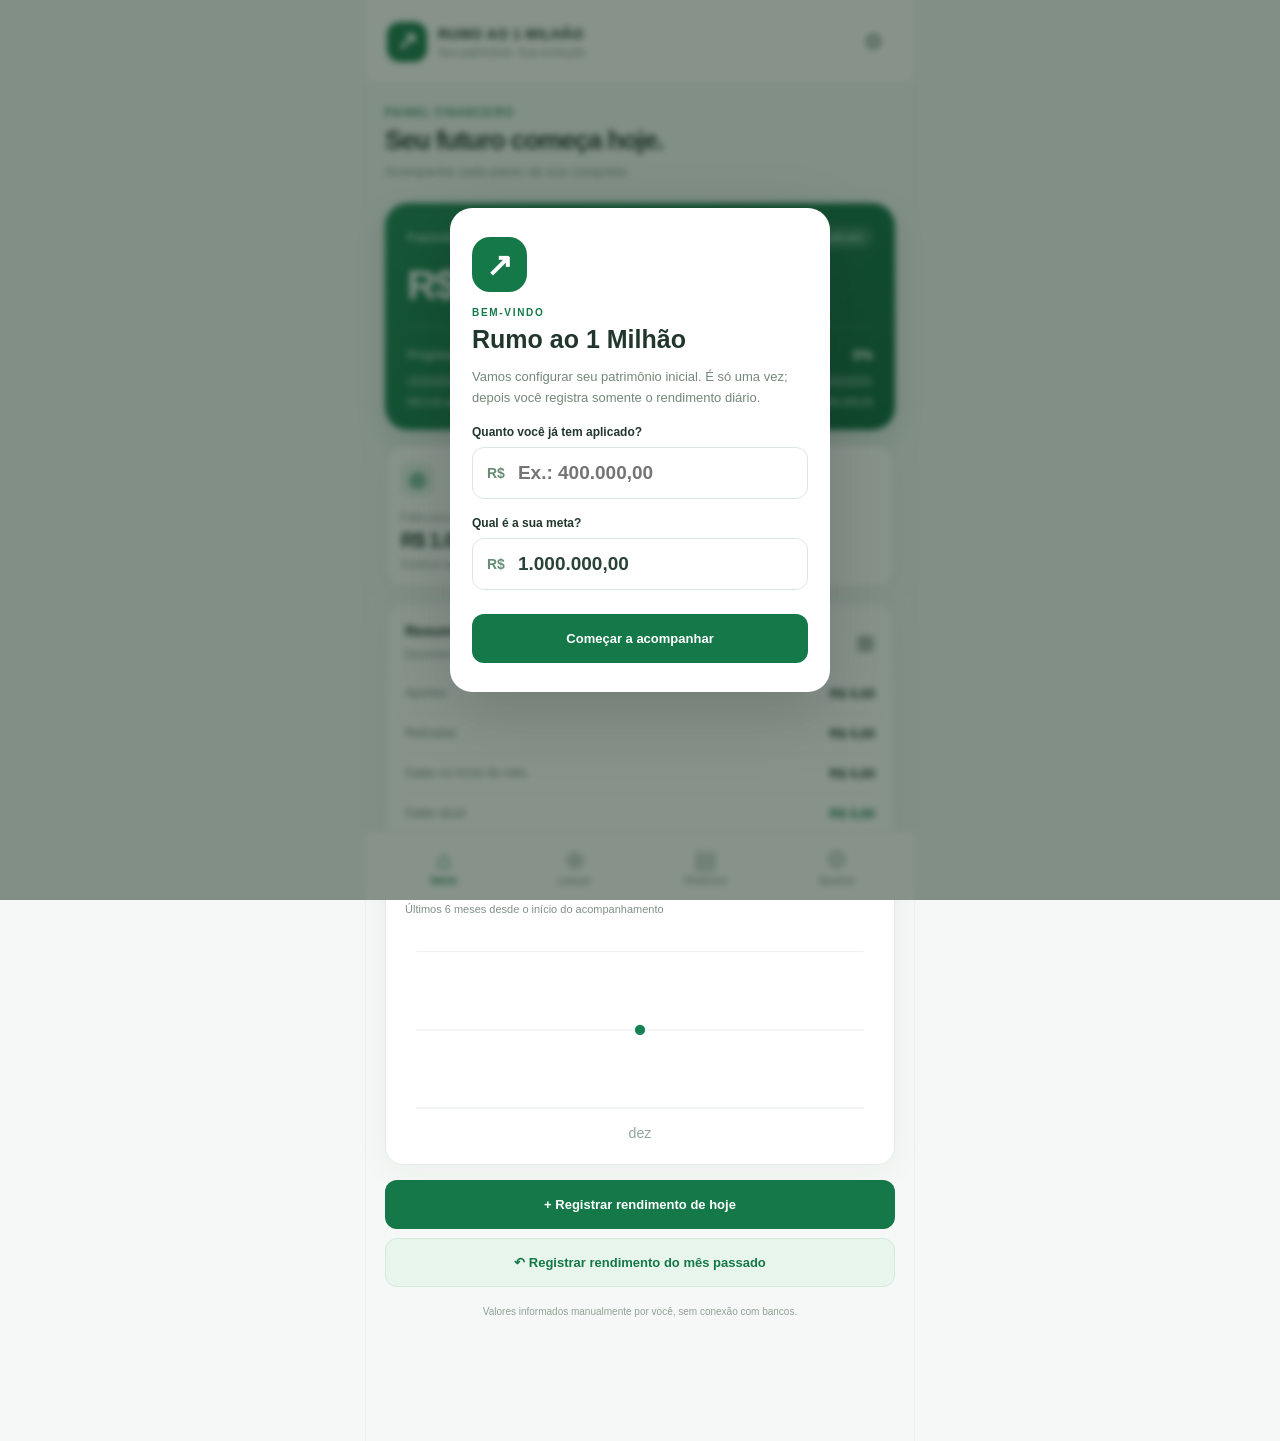
<file: rumo-ao-milhao/index.html>
<!DOCTYPE html>
<html lang="pt-BR">
<head>
  <meta charset="utf-8">
  <meta name="viewport" content="width=device-width,initial-scale=1,viewport-fit=cover">
  <meta name="theme-color" content="#f5f8f6">
  <meta name="apple-mobile-web-app-capable" content="yes">
  <meta name="apple-mobile-web-app-status-bar-style" content="default">
  <meta name="apple-mobile-web-app-title" content="Rumo ao Milhão">
  <meta name="description" content="Controle seus rendimentos, aportes e metas financeiras offline no iPhone.">
  <meta name="format-detection" content="telephone=no">
  <link rel="manifest" href="./manifest.webmanifest">
  <link rel="icon" type="image/png" sizes="192x192" href="./icon-192.png">
  <link rel="apple-touch-icon" href="./apple-touch-icon.png">
  <link rel="stylesheet" href="./styles.css">
  <title>Rumo ao 1 Milhão</title>
</head>
<body>
  <div class="app-shell">
    <header class="topbar">
      <div class="brand"><div class="brand-icon" aria-hidden="true">↗</div><div><strong>RUMO AO 1 MILHÃO</strong><small>Seu patrimônio. Sua evolução.</small></div></div>
      <button class="icon-button" id="settingsShortcut" aria-label="Abrir ajustes" title="Ajustes">⚙</button>
    </header>
    <main id="mainContent">
      <section id="view-home" class="view active" aria-labelledby="homeHeading">
        <div class="intro"><p class="eyebrow">PAINEL FINANCEIRO</p><h1 id="homeHeading">Seu futuro começa hoje.</h1><p>Acompanhe cada passo da sua conquista.</p></div>
        <article class="hero-card">
          <div class="hero-top"><span>Patrimônio atual</span><span class="hero-tag">● Atualizado</span></div>
          <div class="hero-value" id="totalBalance">R$ 0,00</div>
          <div class="hero-divider"></div>
          <div class="goal-head"><span>Progresso até sua meta</span><strong id="goalPercent">0%</strong></div>
          <div class="progress-track"><div id="goalProgress" class="progress-fill"></div></div>
          <div class="goal-head goal-foot"><span id="goalBase">R$ 0,00 acumulados</span><span id="goalTarget">R$ 1.000.000,00</span></div>
        </article>
        <div class="stat-grid">
          <article class="stat-card"><div class="stat-icon mint">◎</div><span>Falta para a meta</span><strong id="remainingValue">R$ 1.000.000,00</strong><small id="remainingSub">Continue avançando</small></article>
          <article class="stat-card"><div class="stat-icon peach">↗</div><span>Rendimentos do mês</span><strong id="monthlyYield">R$ 0,00</strong><small id="yieldCount">0 lançamentos</small></article>
        </div>
        <section class="surface month-card">
          <div class="section-heading"><div><h2>Resumo do mês</h2><span id="currentMonthName">Outubro de 2026</span></div><span class="mini-icon">▦</span></div>
          <div class="month-row"><span>Aportes</span><strong id="monthlyDeposits">R$ 0,00</strong></div>
          <div class="month-row"><span>Retiradas</span><strong id="monthlyWithdrawals">R$ 0,00</strong></div>
          <div class="month-row"><span>Saldo no início do mês</span><strong id="monthlyOpening">R$ 0,00</strong></div>
          <div class="month-row total-row"><span>Saldo atual</span><strong id="monthlyEnding">R$ 0,00</strong></div>
        </section>
        <section class="surface chart-card">
          <div class="section-heading"><div><h2>Evolução patrimonial</h2><span>Últimos 6 meses desde o início do acompanhamento</span></div></div>
          <div id="chartArea" role="img" aria-label="Gráfico da evolução patrimonial"></div>
        </section>
        <button class="primary-button home-cta" id="homeNewYield">+ Registrar rendimento de hoje</button>
        <button class="secondary-button past-cta" id="homePastYield" type="button">↶ Registrar rendimento do mês passado</button>
        <p class="foot-note">Valores informados manualmente por você, sem conexão com bancos.</p>
      </section>
      <section id="view-add" class="view" aria-labelledby="addHeading">
        <div class="intro"><p class="eyebrow">LANÇAMENTOS</p><h1 id="addHeading">Registrar movimento</h1><p>Você informa o valor, e as contas são feitas automaticamente.</p></div>
        <div class="surface form-card">
          <div class="form-heading"><div class="big-icon">＋</div><div><h2 id="entryFormTitle">Novo lançamento</h2><p>Seus dados ficam salvos neste aparelho.</p></div></div>
          <form id="entryForm" novalidate>
            <label for="entryKind">Tipo de lançamento</label>
            <div class="type-chooser" id="kindChooser">
              <button type="button" class="type-chip active" data-kind="yield">Rendimento</button>
              <button type="button" class="type-chip" data-kind="deposit">Aporte</button>
              <button type="button" class="type-chip" data-kind="withdrawal">Retirada</button>
            </div>
            <input type="hidden" id="entryKind" value="yield">
            <label for="entryAmount">Valor em reais</label>
            <div class="money-input"><span>R$</span><input id="entryAmount" type="text" inputmode="decimal" autocomplete="off" placeholder="0,00" required aria-describedby="valueHint"></div>
            <small class="field-hint" id="valueHint">Para um rendimento negativo, coloque − antes do valor.</small>
            <label for="entryDate">Data do lançamento</label>
            <div class="date-shortcuts" role="group" aria-label="Quando aconteceu">
              <button type="button" id="dateToday" class="date-shortcut active">Hoje</button>
              <button type="button" id="datePast" class="date-shortcut">Outra data (caderno)</button>
            </div>
            <input id="entryDate" class="date-input" type="date" required>
            <small id="dateHelp" class="field-hint">Toque em “Outra data (caderno)” para registrar rendimentos do mês passado.</small>
            <label for="entryNote">Observação <span class="optional">(opcional)</span></label><input type="text" id="entryNote" placeholder="Ex.: CDB, investimento..." maxlength="100">
            <button class="primary-button" type="submit" id="saveEntry">Salvar rendimento</button>
            <button type="button" id="cancelEdit" class="ghost-button hidden">Cancelar edição</button>
          </form>
        </div>
        <div class="tip"><span>✦</span><p>Tem rendimentos anotados no caderno? Escolha “Outra data” e informe o dia original. Os valores serão lançados no mês correto.</p></div>
      </section>
      <section id="view-history" class="view" aria-labelledby="historyHeading">
        <div class="intro"><p class="eyebrow">SEU REGISTRO</p><h1 id="historyHeading">Histórico</h1><p>Consulte e corrija lançamentos quando quiser.</p></div>
        <section class="surface history-summary"><label for="monthPicker">Mês para consultar</label><input id="monthPicker" type="month" class="date-input"><div class="history-metrics"><div><span>Rendimentos</span><strong id="historyYield">R$ 0,00</strong></div><div><span>Dias registrados</span><strong id="historyDays">0 / 22</strong></div></div><p class="field-hint">22 dias é a referência da sua tabela; a quantidade real de dias úteis pode variar.</p></section>
        <section class="surface"><div class="section-heading"><div><h2>Movimentações</h2><span id="historySubtitle">Registros no mês selecionado</span></div></div><div id="historyList" class="history-list"></div></section>
        <button id="downloadCsv" type="button" class="secondary-button">↓ Exportar histórico (CSV)</button>
        <section class="surface form-card import-card">
          <h2>Importar planilha</h2>
          <p class="settings-copy">Importe rendimentos, aportes e retiradas de uma vez. Aceita Excel (.xlsx) ou CSV (.csv), sem internet.</p>
          <label for="importSpreadsheet" class="file-button">↑ Escolher planilha Excel ou CSV</label>
          <input id="importSpreadsheet" type="file" accept=".xlsx,.csv,application/vnd.openxmlformats-officedocument.spreadsheetml.sheet,text/csv" class="visually-hidden">
          <button id="downloadImportTemplate" type="button" class="ghost-button">Baixar modelo de planilha (CSV)</button>
          <small class="field-hint">Colunas: Data, Tipo, Valor e Observação. Tipo é opcional (padrão: Rendimento). Também aceita colunas separadas de Rendimento, Aporte e Retirada. Valores repetidos não serão importados novamente.</small>
          <div id="importPreview" class="import-preview hidden" aria-live="polite">
            <h3 id="importPreviewTitle">Prévia da importação</h3>
            <p id="importPreviewText"></p>
            <ul id="importPreviewList"></ul>
            <button id="importConfirm" type="button" class="primary-button">Confirmar importação</button>
            <button id="importCancel" type="button" class="ghost-button">Cancelar</button>
          </div>
        </section>
      </section>
      <section id="view-settings" class="view" aria-labelledby="settingsHeading">
        <div class="intro"><p class="eyebrow">PERSONALIZE</p><h1 id="settingsHeading">Ajustes e segurança</h1><p>Controle seus objetivos e proteja seus registros.</p></div>
        <section class="surface form-card">
          <h2>Meu patrimônio e minha meta</h2>
          <form id="settingsForm" novalidate>
            <label for="initialBalance">Patrimônio inicial (uma única vez)</label><div class="money-input"><span>R$</span><input id="initialBalance" type="text" inputmode="decimal" placeholder="400.000,00" required></div>
            <p class="field-hint">Valor que você já tinha quando começou a usar o aplicativo. Não inclua aportes ou rendimentos já cadastrados.</p>
            <label for="goalAmount">Meta financeira</label><div class="money-input"><span>R$</span><input id="goalAmount" type="text" inputmode="decimal" placeholder="1.000.000,00" required></div>
            <button class="primary-button" type="submit">Salvar alterações</button>
          </form>
        </section>
        <section class="surface form-card"><h2>Backup e restauração</h2><p class="settings-copy">As informações são guardadas neste iPhone, não no GitHub. Exporte uma cópia regularmente para o app Arquivos ou iCloud Drive, porque limpar dados de sites ou remover o app pode apagar os registros locais.</p><button class="secondary-button" type="button" id="exportBackup">↓ Fazer backup (.json)</button><label for="importBackup" class="file-button">↥ Restaurar backup</label><input id="importBackup" type="file" accept="application/json,.json" class="visually-hidden"><small class="field-hint">Restaurar substitui os registros atuais após sua confirmação.</small></section>
        <section class="surface info-card"><h2>Funciona sem internet</h2><p>Após a primeira abertura e instalação pelo Safari, o app pode funcionar offline. O GitHub Pages hospeda apenas os arquivos do programa; seus valores não são enviados a ele.</p><div class="status-line" id="offlineStatus"><span class="status-dot"></span> Verificando disponibilidade offline...</div><p class="field-hint">Recomenda-se abrir o app uma vez com internet antes de usar offline.</p></section>
        <button class="danger-link" id="clearData">Apagar meus registros e recomeçar</button>
        <p class="foot-note">Rumo ao 1 Milhão · aplicativo pessoal · versão 1.4</p>
      </section>
    </main>
    <nav class="bottom-nav" aria-label="Navegação principal"><button class="nav-item active" data-view="home" aria-current="page"><span class="nav-symbol">⌂</span><small>Início</small></button><button class="nav-item" data-view="add"><span class="nav-symbol">⊕</span><small>Lançar</small></button><button class="nav-item" data-view="history"><span class="nav-symbol">▤</span><small>Histórico</small></button><button class="nav-item" data-view="settings"><span class="nav-symbol">⚙</span><small>Ajustes</small></button></nav>
  </div>
  <div class="modal-overlay hidden" id="welcomeModal" role="dialog" aria-modal="true" aria-labelledby="welcomeTitle"><div class="modal-card"><div class="welcome-logo">↗</div><p class="eyebrow">BEM-VINDO</p><h2 id="welcomeTitle">Rumo ao 1 Milhão</h2><p>Vamos configurar seu patrimônio inicial. É só uma vez; depois você registra somente o rendimento diário.</p><form id="welcomeForm"><label for="welcomeInitial">Quanto você já tem aplicado?</label><div class="money-input"><span>R$</span><input id="welcomeInitial" type="text" inputmode="decimal" placeholder="Ex.: 400.000,00" required></div><label for="welcomeGoal">Qual é a sua meta?</label><div class="money-input"><span>R$</span><input id="welcomeGoal" type="text" inputmode="decimal" value="1.000.000,00" required></div><button class="primary-button" type="submit">Começar a acompanhar</button></form></div></div>
  <div id="toast" role="status" aria-live="polite" class="toast" aria-atomic="true"></div>
  <script src="./import.js" defer></script>
  <script src="./app.js" defer></script>
</body>
</html>
</file>
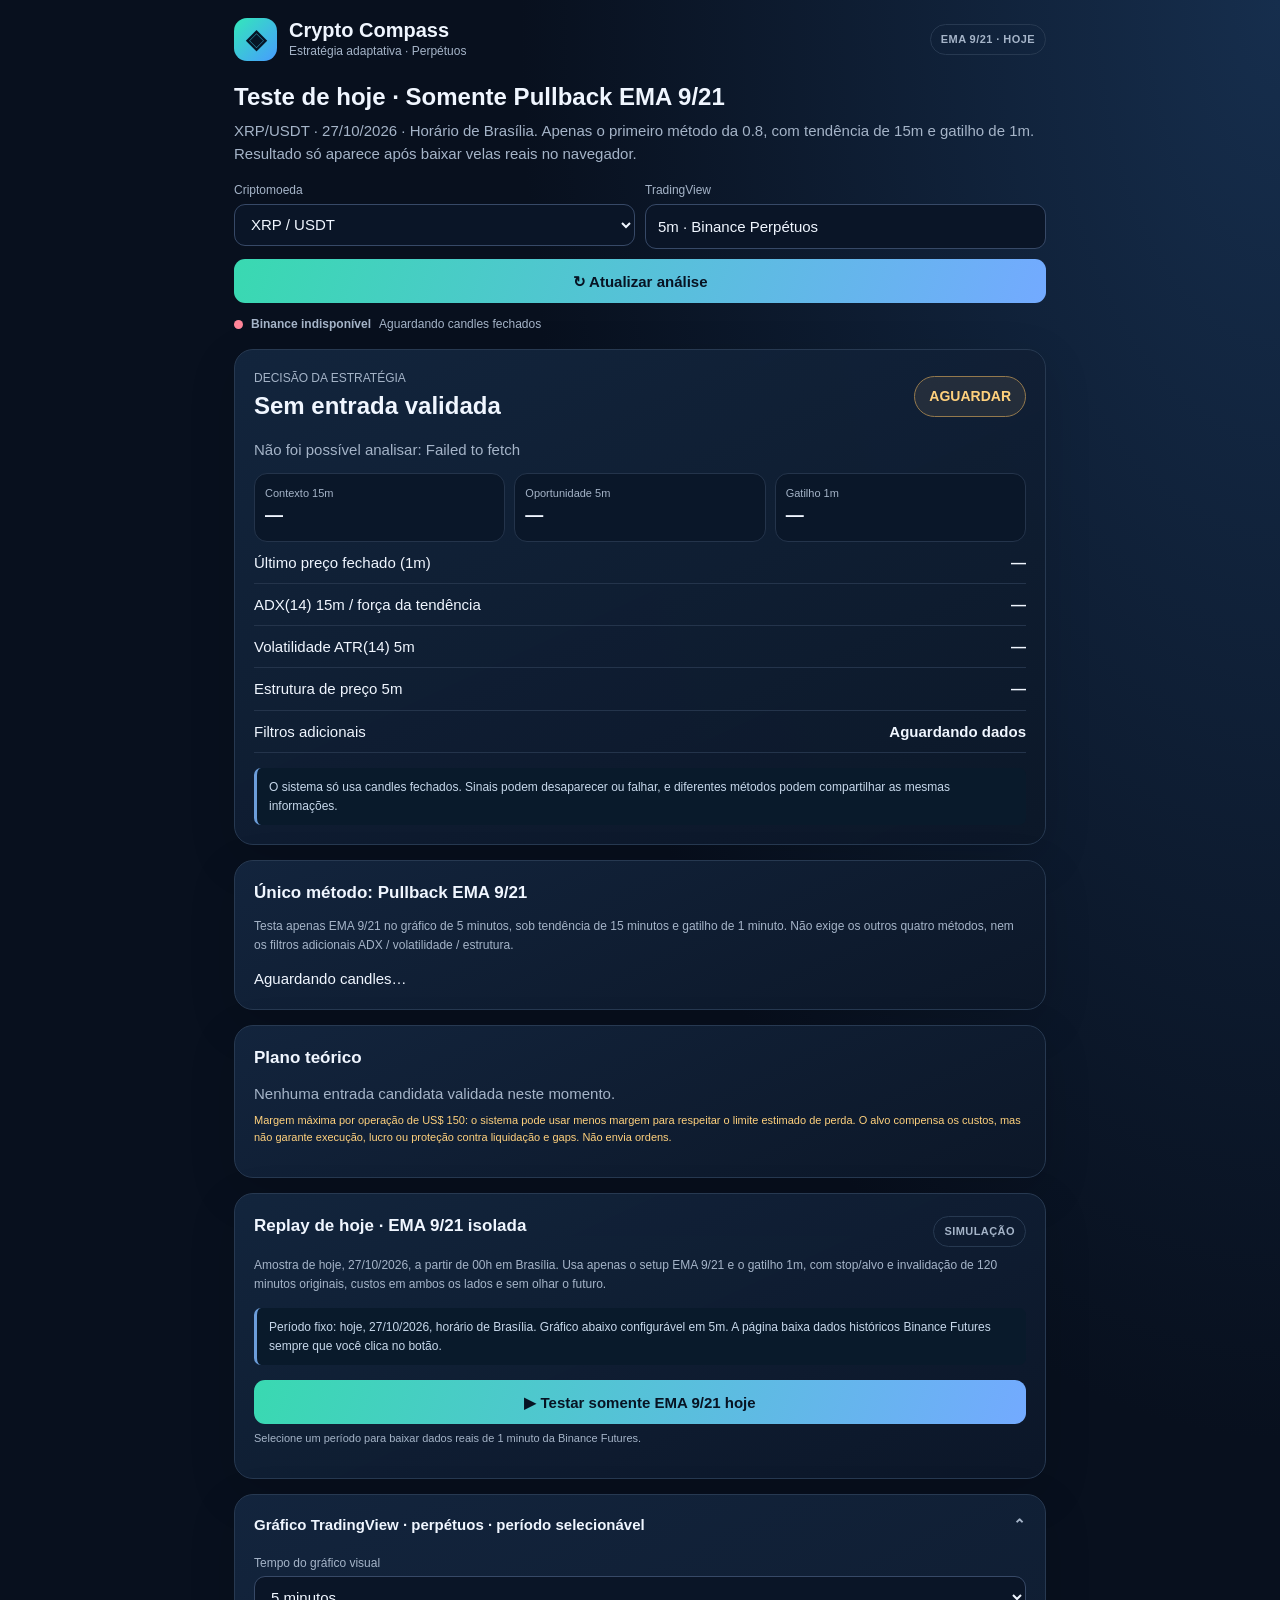
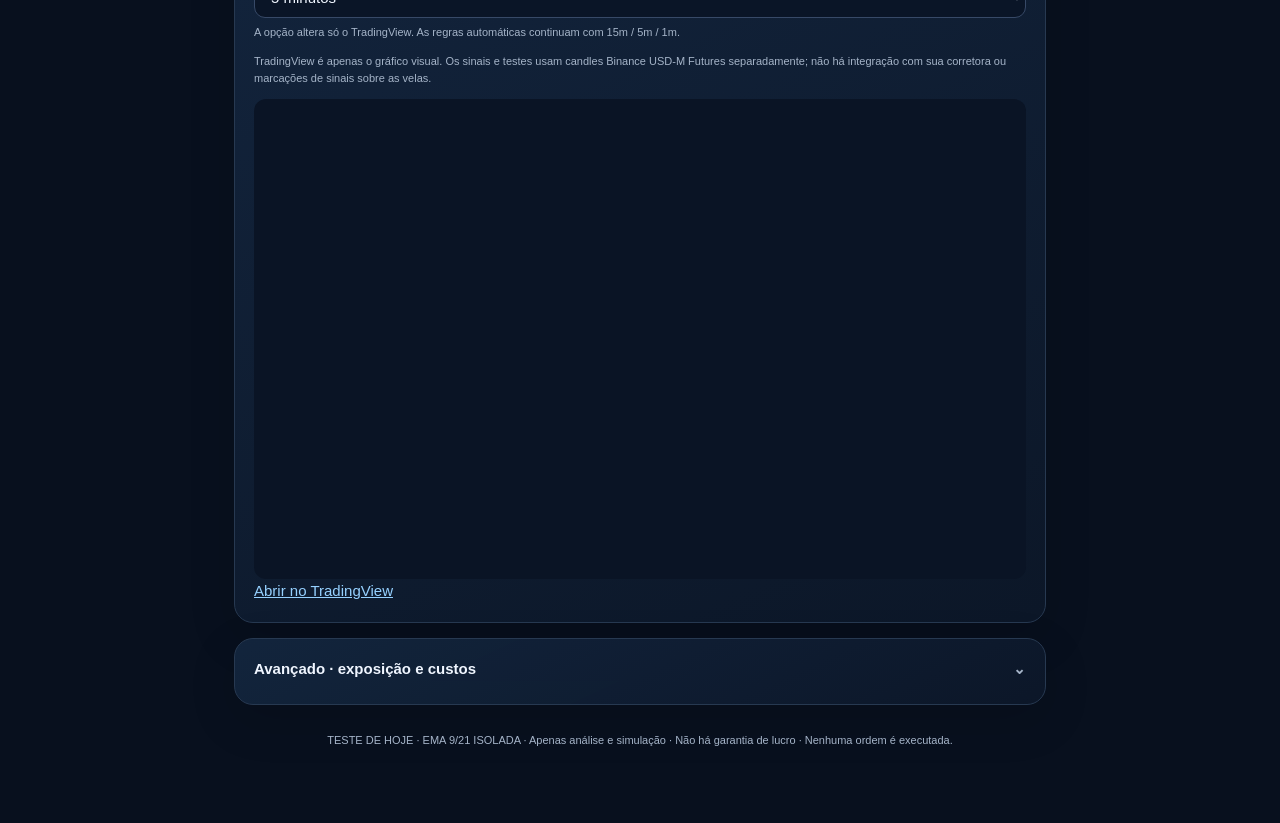
<file: crypto-compass-teste-ema-9-21-2026-10-27.html>
<!doctype html>
<html lang="pt-BR">
<head>
<meta charset="utf-8">
<meta name="viewport" content="width=device-width,initial-scale=1,viewport-fit=cover">
<meta name="theme-color" content="#091120">
<title>Teste de hoje · Pullback EMA 9/21 · XRPUSDT</title>
<style>
:root{color-scheme:dark;--bg:#08101e;--panel:#101e32;--muted:#a5b4c8;--edge:#273951;--ink:#f0f6ff;--green:#48e0ac;--red:#ff8599;--yellow:#ffd17d;--blue:#7ebdff}
*{box-sizing:border-box}body{margin:0;background:radial-gradient(ellipse at top right,#162e4d 0,transparent 42%),var(--bg);color:var(--ink);font:15px/1.55 -apple-system,BlinkMacSystemFont,"Segoe UI",sans-serif}
main{max-width:840px;margin:0 auto;padding:18px 14px 74px}header{display:flex;justify-content:space-between;align-items:center;gap:12px;margin-bottom:22px}
.brand{display:flex;align-items:center;gap:12px}.mark{background:linear-gradient(135deg,#33e8ba,#479cff);color:#051426;width:43px;height:43px;display:grid;place-items:center;border-radius:13px;font-weight:900;font-size:26px}
.brand strong{display:block;font-size:20px;line-height:1.2}.brand small,.sub,.hint{display:block;color:var(--muted);font-size:12px}.pill{font-size:11px;font-weight:800;letter-spacing:.04em;border:1px solid var(--edge);border-radius:30px;padding:6px 10px;color:var(--muted);white-space:nowrap}
h1{font-size:24px;line-height:1.2;margin:0 0 7px}h2{font-size:17px;margin:0 0 11px}p{margin:6px 0 12px}.muted{color:var(--muted)}.small{font-size:12px}.card{background:linear-gradient(155deg,rgba(19,37,62,.96),rgba(12,23,40,.98));border:1px solid var(--edge);border-radius:19px;padding:19px;margin-top:15px;box-shadow:0 15px 48px #0002}
.toolbar{display:grid;grid-template-columns:minmax(120px,1fr) minmax(130px,1fr);gap:10px;margin-top:16px}.toolbar .refresh{grid-column:1/-1}
select,input,button{font:inherit;min-height:44px;border-radius:11px}select,input{width:100%;border:1px solid #374967;background:#0a1527;color:var(--ink);padding:10px 12px}
input:focus,select:focus,button:focus-visible,summary:focus-visible{outline:2px solid var(--blue);outline-offset:2px}
button{background:#182941;border:1px solid #35506c;color:var(--ink);padding:10px 14px;cursor:pointer;font-weight:750}
button.primary{background:linear-gradient(110deg,#39d9b1,#73aaff);color:#071323;border:none}button[disabled]{opacity:.56;cursor:not-allowed}
.statusline{margin-top:12px;display:flex;gap:8px;align-items:center;flex-wrap:wrap;font-size:12px;color:var(--muted)}.dot{height:9px;width:9px;border-radius:50%;background:#71839b;display:inline-block}.dot.live{background:var(--green)}.dot.bad{background:var(--red)}
.signal{display:flex;justify-content:space-between;align-items:center;gap:10px;margin:0 0 13px}.signal strong{font-size:24px}.tag{padding:9px 14px;font-weight:850;border-radius:30px;font-size:14px}.tag.wait{color:var(--yellow);background:#ffce7c15;border:1px solid #94794d}.tag.long{color:var(--green);background:#38dfac18;border:1px solid #317967}.tag.short{color:var(--red);background:#ff859916;border:1px solid #a55b6a}
.grid{display:grid;grid-template-columns:repeat(3,1fr);gap:9px}.metric{background:#0a1729;border:1px solid #24344b;border-radius:13px;padding:11px 10px}.metric small{color:var(--muted);font-size:11px;display:block}.metric strong{font-size:18px;display:block;font-variant-numeric:tabular-nums}.green{color:var(--green)}.red{color:var(--red)}.yellow{color:var(--yellow)}
.note{background:#091a2b;border-left:3px solid #6c9dda;border-radius:7px;padding:10px 12px;font-size:12px;color:#c7d8eb}
.summary{display:flex;justify-content:space-between;align-items:center;gap:10px}summary{list-style:none;cursor:pointer;font-weight:800;padding:5px 0}summary::-webkit-details-marker{display:none}summary::after{content:"⌄";float:right;color:var(--muted)}details[open]>summary::after{content:"⌃"}details.card{padding-top:13px}details .inside{padding-top:12px}
.fields{display:grid;grid-template-columns:repeat(2,minmax(0,1fr));gap:10px}.field span{display:block;font-size:12px;color:var(--muted);margin-bottom:4px}.field input,.field select{min-height:42px}
.kv{display:flex;align-items:center;justify-content:space-between;gap:14px;border-bottom:1px solid #24344b;padding:9px 0}.kv:last-child{border-bottom:0}.kv strong{text-align:right;font-variant-numeric:tabular-nums}.spaced{margin-top:15px}.progress{height:6px;background:#1a2c43;border-radius:5px;margin-top:12px;overflow:hidden}.progress>div{width:0;height:100%;background:var(--green);transition:width .2s}
.columns{display:grid;grid-template-columns:1fr 1fr;gap:10px}.stat{border:1px solid var(--edge);border-radius:12px;padding:11px;background:#0b1729}.stat span{display:block;color:var(--muted);font-size:12px}.stat strong{font-size:23px}
.segment{display:flex;gap:8px;flex-wrap:wrap}.segment button{flex:1;min-width:70px}.segment button.selected{background:#234d59;border-color:var(--green)}
.tv{height:480px;width:100%;overflow:hidden;border-radius:12px;background:#0a1425}.tvmsg{font-size:12px;color:var(--muted);padding:12px}
table{border-collapse:collapse;width:100%;font-size:12px;min-width:480px}th,td{padding:9px 7px;text-align:left;border-bottom:1px solid #24344b}th{color:var(--muted)}.tablewrap{overflow-x:auto}
footer{padding-top:27px;color:var(--muted);font-size:11px;text-align:center}a{color:#96d1ff}
@media(max-width:400px){h1{font-size:22px}.card{padding:14px}.metric strong{font-size:15px}.grid{gap:5px}.metric{padding:8px}.pill{font-size:10px}}
.methods{display:grid;gap:8px}.method{background:#0b192a;border:1px solid var(--edge);border-radius:11px;padding:10px;display:flex;justify-content:space-between;align-items:center;gap:8px}.method .detail{font-size:12px;color:var(--muted)}.method .state{font-size:11px;font-weight:800;white-space:nowrap}.method .state.LONG{color:var(--green)}.method .state.SHORT{color:var(--red)}.method .state.WAIT{color:var(--yellow)}.method .state.NEUTRAL{color:var(--muted)}
.quick{display:grid;grid-template-columns:repeat(2,minmax(0,1fr));gap:8px;margin-bottom:18px}.quick>div{padding:10px 12px;background:#0b1a2b;border:1px solid #2a405a;border-radius:11px}.quick span{display:block;color:var(--muted);font-size:11px}.quick strong{display:block;font-size:17px} @media(min-width:630px){.quick{grid-template-columns:repeat(4,minmax(0,1fr))}}

.tiny{font-size:11px;color:var(--muted)}.risknote{color:var(--yellow)}.cols2{display:grid;grid-template-columns:repeat(2,minmax(0,1fr));gap:9px}.method{padding:12px}.method b{font-size:13px}.method .detail{font-size:11px;line-height:1.35}.stat strong{overflow-wrap:anywhere}
@media(max-width:400px){.cols2{grid-template-columns:1fr}}</style></head><body><main>
<header><div class="brand"><span class="mark">◈</span><div><strong>Crypto Compass</strong><small>Estratégia adaptativa · Perpétuos</small></div></div><span class="pill">EMA 9/21 · HOJE</span></header>
<h1>Teste de hoje · Somente Pullback EMA 9/21</h1>
<p class="muted">XRP/USDT · 27/10/2026 · Horário de Brasília. Apenas o primeiro método da 0.8, com tendência de 15m e gatilho de 1m. Resultado só aparece após baixar velas reais no navegador.</p>
<div class="toolbar">
<label class="field"><span>Criptomoeda</span><select id="asset"><option value="XRPUSDT">XRP / USDT</option></select></label>
<div class="field"><span>TradingView</span><input disabled value="5m · Binance Perpétuos"></div>
<button id="refresh" class="primary refresh">↻ Atualizar análise</button>
</div>
<div class="statusline"><span class="dot" id="dot"></span><strong id="connection">Obtendo dados…</strong><span id="lastCandle">Aguardando candles fechados</span></div>
<section class="card">
<div class="signal"><div><div class="sub">DECISÃO DA ESTRATÉGIA</div><strong id="statusTitle">Aguardando…</strong></div><span id="signal" class="tag wait">AGUARDAR</span></div>
<p id="reason" class="muted">Avaliando a tendência de 15 minutos e o último candle de 5 minutos.</p>
<div class="grid">
<div class="metric"><small>Contexto 15m</small><strong id="context">—</strong></div>
<div class="metric"><small>Oportunidade 5m</small><strong id="setup">—</strong></div>
<div class="metric"><small>Gatilho 1m</small><strong id="trigger">—</strong></div>
</div>
<div class="kv"><span>Último preço fechado (1m)</span><strong id="price">—</strong></div>
<div class="kv"><span>ADX(14) 15m / força da tendência</span><strong id="adx15">—</strong></div>
<div class="kv"><span>Volatilidade ATR(14) 5m</span><strong id="vola">—</strong></div>
<div class="kv"><span>Estrutura de preço 5m</span><strong id="structure">—</strong></div>
<div class="kv"><span>Filtros adicionais</span><strong id="filters">Aguardando dados</strong></div>
<div class="note spaced" id="interpret">O sistema só usa candles fechados. Sinais podem desaparecer ou falhar, e diferentes métodos podem compartilhar as mesmas informações.</div>
</section>
<section class="card"><h2>Único método: Pullback EMA 9/21</h2><p class="muted small">Testa apenas EMA 9/21 no gráfico de 5 minutos, sob tendência de 15 minutos e gatilho de 1 minuto. Não exige os outros quatro métodos, nem os filtros adicionais ADX / volatilidade / estrutura.</p><div id="methods" class="methods">Aguardando candles…</div></section>
<section class="card"><h2>Plano teórico</h2>
<div id="noPlan" class="muted">Nenhuma entrada candidata validada neste momento.</div>
<div id="plan" hidden>
<div class="grid">
<div class="metric"><small>Entrada de referência</small><strong id="entryPlan">—</strong></div>
<div class="metric"><small>Stop técnico</small><strong id="stopPlan">—</strong></div>
<div class="metric"><small>Alvo dinâmico</small><strong id="targetPlan">—</strong></div></div>
<div class="kv"><span>Perda no stop, custos incluídos</span><strong id="lossPlan" class="red">—</strong></div>
<div class="kv"><span>Ganho no alvo, custos incluídos</span><strong id="gainPlan" class="green">—</strong></div>
<div class="kv"><span>Relação lucro/perda líquida prevista</span><strong id="ratioPlan">—</strong></div>
<div class="kv"><span>Margem estimada utilizada</span><strong id="usedMargin">—</strong></div>
<div class="kv"><span>Posição nominal estimada</span><strong id="notional">—</strong></div></div>
<p class="tiny risknote">Margem máxima por operação de US$ 150: o sistema pode usar menos margem para respeitar o limite estimado de perda. O alvo compensa os custos, mas não garante execução, lucro ou proteção contra liquidação e gaps. Não envia ordens.</p>
</section>
<section class="card">
<div class="summary"><h2>Replay de hoje · EMA 9/21 isolada</h2><span class="pill">SIMULAÇÃO</span></div>
<p class="muted small">Amostra de hoje, 27/10/2026, a partir de 00h em Brasília. Usa apenas o setup EMA 9/21 e o gatilho 1m, com stop/alvo e invalidação de 120 minutos originais, custos em ambos os lados e sem olhar o futuro.</p>
<div class="note spaced">Período fixo: hoje, 27/10/2026, horário de Brasília. Gráfico abaixo configurável em 5m. A página baixa dados históricos Binance Futures sempre que você clica no botão.</div>
<button id="test" class="primary spaced" style="width:100%">▶ Testar somente EMA 9/21 hoje</button>
<div id="progress" class="progress" hidden><div id="bar"></div></div><p id="testMessage" class="tiny">Selecione um período para baixar dados reais de 1 minuto da Binance Futures.</p>
<div id="results" hidden>
<div class="columns">
<div class="stat"><span>Operações</span><strong id="trades">—</strong></div>
<div class="stat"><span>Operações lucrativas após custos</span><strong id="winNet">—</strong></div>
<div class="stat"><span>Alvo técnico atingido</span><strong id="winTarget">—</strong></div>
<div class="stat"><span>Resultado líquido</span><strong id="net">—</strong></div></div>
<div class="note spaced" id="verdict">—</div>
<div class="note spaced" hidden><strong>Comparação interna desativada neste teste</strong>
<div class="kv"><span>Sem novos filtros (0.7.1)</span><strong id="baseline">—</strong></div>
<div class="kv"><span>Com ADX + ATR + estrutura (0.8)</span><strong id="filtered">—</strong></div>
<p class="tiny">Comparação retrospectiva, não validação independente. Mais filtros podem reduzir entradas e também eliminar oportunidades lucrativas.</p>
</div>
<div class="kv" hidden><span>Setups bloqueados pelo ADX</span><strong id="blockedAdx">—</strong></div>
<div class="kv" hidden><span>Setups bloqueados por volatilidade</span><strong id="blockedVol">—</strong></div>
<div class="kv" hidden><span>Setups bloqueados por estrutura</span><strong id="blockedStructure">—</strong></div>
<div class="kv" hidden><span>Resultado nos 30% mais recentes</span><strong id="recent">—</strong></div>
<div class="kv"><span>Maior queda acumulada (USDT)</span><strong id="dd">—</strong></div>
<div class="kv"><span>Fator de lucro</span><strong id="factor">—</strong></div>
<div class="kv"><span>Entradas rejeitadas pelo plano de risco</span><strong id="rejected">—</strong></div>
<div class="kv"><span>Motivos das rejeições</span><strong id="rejectionReasons">—</strong></div>
<div class="kv"><span>Entradas sem histórico futuro suficiente</span><strong id="incomplete">—</strong></div>
<div class="kv"><span>Margem média das operações</span><strong id="avgMargin">—</strong></div>
<div class="kv"><span>Candles ambíguos: alvo e stop no mesmo minuto</span><strong id="ambiguous">—</strong></div>
<div class="kv"><span>Saídas por invalidação / segurança</span><strong id="earlyExits">—</strong></div>
<details class="spaced"><summary>Ver últimas operações</summary><div class="inside tablewrap"><table><thead><tr><th>Data</th><th>Direção</th><th>Métodos</th><th>Saída</th><th>Líquido</th></tr></thead><tbody id="rows"></tbody></table></div></details>
</div></section>
<details class="card" id="chartToggle" open><summary>Gráfico TradingView · perpétuos · período selecionável</summary>
<div class="inside"><label class="field"><span>Tempo do gráfico visual</span><select id="tvInterval">
<option value="1">1 minuto</option><option value="5" selected>5 minutos</option><option value="15">15 minutos</option><option value="60">1 hora</option>
</select></label><p class="tiny">A opção altera só o TradingView. As regras automáticas continuam com 15m / 5m / 1m.</p>
<p class="tiny">TradingView é apenas o gráfico visual. Os sinais e testes usam candles Binance USD-M Futures separadamente; não há integração com sua corretora ou marcações de sinais sobre as velas.</p>
<div id="tv" class="tv"><p class="tvmsg">Carregando gráfico…</p></div><a id="tvlink" target="_blank" rel="noopener noreferrer" href="https://www.tradingview.com/">Abrir no TradingView</a></div>
</details>
<details class="card"><summary>Avançado · exposição e custos</summary>
<div class="inside">
<div class="fields">
<label class="field"><span>Margem máxima por operação (USDT)</span><input id="margin" type="number" value="150" min="1" step="1" inputmode="decimal"></label>
<label class="field"><span>Alavancagem (5x provisória)</span><input id="leverage" type="number" value="5" min="1" max="125" step="1" inputmode="numeric"></label>
<label class="field"><span>Limite de perda estimada por operação (USDT)</span><input id="maxLoss" type="number" value="5" min=".1" max="500" step=".5" inputmode="decimal"></label>
<label class="field"><span>Taxa por lado (%)</span><input id="fee" type="number" value=".05" min="0" max="1" step=".01" inputmode="decimal"></label>
<label class="field"><span>Slippage estimado por lado (%)</span><input id="slip" type="number" value=".02" min="0" max="2" step=".01" inputmode="decimal"></label>
</div>
<p class="tiny risknote">O stop é técnico. O tamanho da posição diminui quando necessário para respeitar a perda máxima estimada, e o alvo precisa compensar custos e risco. A perda real pode superar o limite por gaps, slippage, taxas reais e liquidação. Simulação, não execução.</p>
</div></details>
<footer>TESTE DE HOJE · EMA 9/21 ISOLADA · Apenas análise e simulação · Não há garantia de lucro · Nenhuma ordem é executada.</footer>
</main><script>
(function(){
'use strict';
const $=id=>document.getElementById(id),minute=60000,day=86400000,WAIT=ms=>new Promise(r=>setTimeout(r,ms));
let symbol='XRPUSDT',candles=[],socket=null,abort=null,replayAbort=null,replayWorking=false,daysChosen=1,lastFetched=0,widgetLoaded=false;
const cached=new Map();
const num=x=>Number(x).toLocaleString('pt-BR',{maximumFractionDigits:2}),pct=x=>Number.isFinite(x)?num(x*100)+'%':'—';
const usd=x=>Number.isFinite(x)?(x<0?'−US$ ':'+US$ ')+num(Math.abs(x)):'—';
const price=x=>Number.isFinite(x)?'$ '+Number(x).toLocaleString('en-US',{minimumFractionDigits:x<5?4:2,maximumFractionDigits:x<5?5:2}):'—';
const names=['Pullback nas EMA 9/21','Rompimento com volume','Reação na VWAP','Suporte e resistência','Bollinger + RSI'];
function params(){return {margin:+$('margin').value,lev:+$('leverage').value,maxLoss:+$('maxLoss').value,fee:+$('fee').value/100,slip:+$('slip').value/100}}
function valid(s){return Object.values(s).every(Number.isFinite)&&s.margin>0&&s.lev>=1&&s.lev<=125&&s.maxLoss>0&&s.fee>=0&&s.fee<=.01&&s.slip>=0&&s.slip<=.02}
function candlesFrom(rows){return rows.map(z=>({t:+z[0],o:+z[1],h:+z[2],l:+z[3],c:+z[4],v:+z[5],end:+z[6]})).filter(z=>Object.values(z).every(Number.isFinite)&&z.o>0&&z.c>0&&z.l>0&&z.h>=Math.max(z.o,z.c)&&z.l<=Math.min(z.o,z.c))}
async function fetchBars(sym,count,end,signal){const u='https://fapi.binance.com/fapi/v1/klines?symbol='+encodeURIComponent(sym)+'&interval=1m&limit='+count+(end?'&endTime='+end:'');const res=await fetch(u,{cache:'no-store',signal});if(!res.ok)throw Error('Binance Futures HTTP '+res.status);const data=await res.json();if(!Array.isArray(data))throw Error('Resposta inesperada');return candlesFrom(data)}
function aggregate(one,minutes){const ms=minutes*minute,output=[];let bucket=[],key=-1;
function flush(){if(bucket.length!==minutes||bucket[0].t!==key)return;for(let k=1;k<minutes;k++)if(bucket[k].t!==bucket[0].t+k*minute)return;
output.push({t:key,end:bucket.at(-1).end,o:bucket[0].o,c:bucket.at(-1).c,h:Math.max(...bucket.map(z=>z.h)),l:Math.min(...bucket.map(z=>z.l)),v:bucket.reduce((a,z)=>a+z.v,0)})}
for(const z of one){const k=Math.floor(z.t/ms)*ms;if(k!==key){flush();key=k;bucket=[]}bucket.push(z)}flush();return output}
function indicators(c){const k={e9:[],e21:[],e50:[],rsi:[],atr:[],vwap:[]},q9=2/10,q21=2/22,q50=2/51;let e9=0,e21=0,e50=0,g=0,l=0,a=0,pv=0,volume=0;
for(let i=0;i<c.length;i++){const z=c[i];e9=i?e9+q9*(z.c-e9):z.c;e21=i?e21+q21*(z.c-e21):z.c;e50=i?e50+q50*(z.c-e50):z.c;k.e9.push(e9);k.e21.push(e21);k.e50.push(e50);
const delta=i?z.c-c[i-1].c:0;
if(i<=7){g+=Math.max(delta,0);l+=Math.max(-delta,0);if(i===7){g/=7;l/=7}}else{g=(g*6+Math.max(delta,0))/7;l=(l*6+Math.max(-delta,0))/7}
k.rsi.push(i<7?NaN:l===0?(g===0?50:100):100-100/(1+g/l));
const tr=i?Math.max(z.h-z.l,Math.abs(z.h-c[i-1].c),Math.abs(z.l-c[i-1].c)):z.h-z.l;
if(i<14)a+=tr;else if(i===14)a=(a+tr)/15;else a=(a*13+tr)/14;
k.atr.push(i<14?NaN:a);
pv+=((z.h+z.l+z.c)/3)*z.v;volume+=z.v;if(i>=60){const old=c[i-60];pv-=((old.h+old.l+old.c)/3)*old.v;volume-=old.v}
k.vwap.push(i>=59&&volume>0?pv/volume:NaN)}
return k}

// Wilder ADX 14: somente OHLC anteriores/atuais. Sem olhar candles futuros.
function adx14(c){
 const len=c.length,adx=new Array(len).fill(NaN),plusDI=new Array(len).fill(NaN),minusDI=new Array(len).fill(NaN);
 if(len<29)return {adx,plusDI,minusDI};
 const trs=[],pdm=[],mdm=[];
 for(let i=1;i<len;i++){
 const up=c[i].h-c[i-1].h,down=c[i-1].l-c[i].l;
 trs[i]=Math.max(c[i].h-c[i].l,Math.abs(c[i].h-c[i-1].c),Math.abs(c[i].l-c[i-1].c));
 pdm[i]=up>down&&up>0?up:0;mdm[i]=down>up&&down>0?down:0
 }
 let atr=0,plus=0,minus=0,smoothedDx=0;
 for(let i=1;i<=14;i++){atr+=trs[i];plus+=pdm[i];minus+=mdm[i]}
 const dxs=[];
 for(let i=14;i<len;i++){
 if(i>14){atr=atr-atr/14+trs[i];plus=plus-plus/14+pdm[i];minus=minus-minus/14+mdm[i]}
 const p=atr>0?100*plus/atr:0,m=atr>0?100*minus/atr:0;
 plusDI[i]=p;minusDI[i]=m;
 const dx=(p+m)>0?100*Math.abs(p-m)/(p+m):0;dxs.push(dx);
 if(i===27){smoothedDx=dxs.reduce((a,b)=>a+b,0)/14;adx[i]=smoothedDx}
 else if(i>27){smoothedDx=(smoothedDx*13+dx)/14;adx[i]=smoothedDx}
 }
 return {adx,plusDI,minusDI}
}
// Estrutura por pivôs confirmados: mínimo de 2 velas à direita, logo não repinta passado.
function structure5(c,i){
 if(i<30)return {label:'INDEFINIDA',bias:'NONE'};
 const highs=[],lows=[];
 for(let j=Math.max(2,i-75);j<=i-2;j++){
 const hi=c[j].h,lo=c[j].l;
 if(hi>c[j-1].h&&hi>=c[j-2].h&&hi>c[j+1].h&&hi>=c[j+2].h)highs.push(hi);
 if(lo<c[j-1].l&&lo<=c[j-2].l&&lo<c[j+1].l&&lo<=c[j+2].l)lows.push(lo);
 }
 if(highs.length<2||lows.length<2)return {label:'POUCOS PIVÔS',bias:'NONE'};
 const hh=highs.at(-1)>highs.at(-2),hl=lows.at(-1)>lows.at(-2),lh=highs.at(-1)<highs.at(-2),ll=lows.at(-1)<lows.at(-2);
 if(hh&&hl)return {label:'Topos e fundos ascendentes',bias:'UP'};
 if(lh&&ll)return {label:'Topos e fundos descendentes',bias:'DOWN'};
 return {label:'Estrutura mista/lateral',bias:'MIXED'}
}
// ATR percentual relativo à própria história recente de 5m. Janelas não usam futuro.
function volatility5(c,k,i){
 if(i<110||!Number.isFinite(k.atr[i])||c[i].c<=0)return {ok:false,reason:'Aquecimento da volatilidade',label:'—'};
 const arr=[];for(let j=i-95;j<i;j++)if(Number.isFinite(k.atr[j])&&c[j].c>0)arr.push(k.atr[j]/c[j].c);
 if(arr.length<80)return {ok:false,reason:'Histórico insuficiente',label:'—'};
 arr.sort((a,b)=>a-b);const med=arr[Math.floor(arr.length/2)],now=k.atr[i]/c[i].c,r=med>0?now/med:0;
 const ok=r>=.60&&r<=2.6;
 return {ok,reason:!ok?(r<.6?'Mercado muito parado':'Volatilidade extrema'):'Faixa de volatilidade compatível',
 label:num(now*100)+'% · '+num(r)+'× mediana',ratio:r,percent:now*100}
}
function extraFilters(regime,side,five,k5,i5,fifteen,k15,i15,a15){
 if(side==='WAIT')return {ok:false,reason:'Sem confluência',which:'setup'};
 const value=a15.adx[i15],p=a15.plusDI[i15],m=a15.minusDI[i15],str=structure5(five,i5),vol=volatility5(five,k5,i5);
 const out={ok:true,which:null,reason:'Condições compatíveis',adx:value,plusDI:p,minusDI:m,structure:str,vol};
 if(!Number.isFinite(value)){out.ok=false;out.which='ADX';out.reason='ADX incompleto';return out}
 if(regime==='ALTA'||regime==='BAIXA'){
 if(value<18||(regime==='ALTA'&&p<=m)||(regime==='BAIXA'&&m<=p)){out.ok=false;out.which='ADX';out.reason='ADX/DI não confirmam a força da tendência';return out}
 }else if(regime==='LATERAL'&&value>27){out.ok=false;out.which='ADX';out.reason='ADX elevado para operar reversão em canal lateral';return out}
 if(!vol.ok){out.ok=false;out.which='VOL';out.reason=vol.reason;return out}
 if((side==='LONG'&&str.bias==='DOWN')||(side==='SHORT'&&str.bias==='UP')){out.ok=false;out.which='STRUCT';out.reason='Estrutura de topos/fundos contrária à operação';return out}
 return out
}

function trend15(c,k,i){if(i<62)return 'INDEFINIDO';const d=(k.e21[i]-k.e21[i-3])/k.atr[i],sep=(k.e21[i]-k.e50[i])/k.atr[i];
if(k.e21[i]>k.e50[i]&&c[i].c>k.e21[i]&&d>.07)return 'ALTA';
if(k.e21[i]<k.e50[i]&&c[i].c<k.e21[i]&&d<-.07)return 'BAIXA';
if(Math.abs(d)<.25&&Math.abs(sep)<1.1)return 'LATERAL';
return 'TRANSIÇÃO'}
function setup5(c,k,i,regime){const states=names.map(name=>({name,status:'NEUTRO',why:'Sem sinal compatível.'}));const mark=(n,status,why)=>{states[n]={name:names[n],status,why}};
const none=(why)=>({side:'WAIT',why,states,regime,confirmed:0,atr:k.atr[i]});
if(i<65||!Number.isFinite(k.atr[i])||!Number.isFinite(k.vwap[i]))return none('Aguardando indicadores.');
const z=c[i],p=c[i-1],atr=k.atr[i],bull=z.c>z.o&&z.c>p.c,bear=z.c<z.o&&z.c<p.c,volAvg=c.slice(i-20,i).reduce((a,z)=>a+z.v,0)/20,vol=volAvg?z.v/volAvg:0;
const up=regime==='ALTA',down=regime==='BAIXA',range=regime==='LATERAL';
if(up||down){
const touched=c.slice(i-3,i+1).some((b,j)=>up?(b.l<=k.e9[i-3+j]+.3*atr&&b.h>=k.e21[i-3+j]-.2*atr):(b.h>=k.e9[i-3+j]-.3*atr&&b.l<=k.e21[i-3+j]+.2*atr));
if(touched&&up&&z.c>k.e9[i]&&bull&&k.e9[i]>k.e21[i])mark(0,'LONG','Correção até EMAs e retomada.');
else if(touched&&down&&z.c<k.e9[i]&&bear&&k.e9[i]<k.e21[i])mark(0,'SHORT','Correção até EMAs e retomada.');
else if(touched)mark(0,'AGUARDAR','Falta confirmação da correção.');
const breakoutUp=z.c>Math.max(...c.slice(i-9,i).map(b=>b.h))&&vol>=1.25&&bull;
const breakoutDown=z.c<Math.min(...c.slice(i-9,i).map(b=>b.l))&&vol>=1.25&&bear;
if(breakoutUp&&up)mark(1,'LONG','Rompimento de resistência com volume.');
else if(breakoutDown&&down)mark(1,'SHORT','Rompimento de suporte com volume.');
else if(breakoutUp||breakoutDown)mark(1,'AGUARDAR','Rompimento contra a tendência de 15m.');
const vwap=k.vwap[i];
if(up&&k.vwap[i]>k.vwap[i-3]&&z.c>vwap&&z.l<=vwap+.8*atr&&bull)mark(2,'LONG','Reação acima de VWAP crescente.');
else if(down&&k.vwap[i]<k.vwap[i-3]&&z.c<vwap&&z.h>=vwap-.8*atr&&bear)mark(2,'SHORT','Reação abaixo de VWAP decrescente.');
else if(Math.abs(z.c-vwap)<atr*.8)mark(2,'AGUARDAR','Aguardando confirmação na VWAP.')
}
if(range){const recent=c.slice(i-28,i),sup=Math.min(...recent.map(b=>b.l)),res=Math.max(...recent.map(b=>b.h));
if(res-sup>atr*1.8){
if(z.l<=sup+.35*atr&&z.c>sup+.25*atr&&bull)mark(3,'LONG','Reação no suporte.');
else if(z.h>=res-.35*atr&&z.c<res-.25*atr&&bear)mark(3,'SHORT','Rejeição na resistência.');
}
const last=c.slice(i-19,i+1),mean=last.reduce((a,b)=>a+b.c,0)/20,sd=Math.sqrt(last.reduce((a,b)=>a+(b.c-mean)**2,0)/20);
if(z.l<=mean-2*sd+.3*atr&&bull&&k.rsi[i]<48)mark(4,'LONG','Reação na banda inferior com RSI baixo.');
else if(z.h>=mean+2*sd-.3*atr&&bear&&k.rsi[i]>52)mark(4,'SHORT','Reação na banda superior com RSI alto.');
}
const longs=states.filter(v=>v.status==='LONG').length,shorts=states.filter(v=>v.status==='SHORT').length;
const side=states[0].status==='LONG'?'LONG':states[0].status==='SHORT'?'SHORT':'WAIT';
return {side,regime,states,atr,confirmed:side==='WAIT'?0:1,why:side==='WAIT'?'Sem Pullback EMA 9/21 validado no último candle de 5 minutos.':'Pullback EMA 9/21 na direção '+regime.toLowerCase()+'. Aguardando gatilho de 1 minuto.'}
}
function trigger1(one,i,side){if(i<20)return false;const z=one[i],p=one[i-1],vol=one.slice(i-15,i).reduce((a,b)=>a+b.v,0)/15,volOK=z.v>=vol*.9;
return volOK&&(side==='LONG'?z.c>z.o&&z.c>p.h:z.c<z.o&&z.c<p.l)}

function pnl(entry,exit,side,s,qtyOverride){
 const qty=qtyOverride===undefined?s.margin*s.lev/entry:qtyOverride,k=s.fee+s.slip,d=side==='LONG'?1:-1;
 return qty*(d*(exit-entry)-k*(entry+exit))
}
function plan(entry,side,s,atr5,last5){
 const fail=(why,reason)=>({ok:false,why,reason});
 if(!(Number.isFinite(entry)&&entry>0&&Number.isFinite(atr5)&&atr5>0&&last5.length>=4&&valid(s)))return fail('Dados ou parâmetros insuficientes.','Dados');
 const d=side==='LONG'?1:-1,k=s.fee+s.slip,part=last5.slice(-4);
 const pivot=side==='LONG'?Math.min(...part.map(x=>x.l)):Math.max(...part.map(x=>x.h));
 const distance=Math.max(.85*atr5,d*(entry-pivot)+.12*atr5);
 if(!Number.isFinite(distance)||distance<=0||distance>3*atr5)return fail('Stop técnico muito distante da volatilidade atual.','Stop distante');
 const stop=entry-d*distance;
 if(stop<=0)return fail('Stop calculado fora dos preços válidos.','Preço inválido');
 // Perda por unidade, com taxa/slippage estimados em ambos os lados.
 const costAtStop=k*(entry+stop),riskPerUnit=distance+costAtStop;
 if(!(riskPerUnit>0))return fail('Risco por unidade inválido.','Preço inválido');
 // Usar a MENOR posição entre margem máxima e limite líquido de risco.
 const qty=Math.min(s.margin*s.lev/entry,s.maxLoss/riskPerUnit);
 if(!(qty>0&&Number.isFinite(qty))||qty*entry<10)return fail('Posição viável menor que US$ 10.','Posição insuficiente');
 const minRR=1.25;
 // Alvo mínimo para que recompensa líquida / perda líquida >= 1,25.
 const requiredDist=(minRR*riskPerUnit+2*k*entry)/(1-d*k);
 const targetDistance=Math.max(1.8*distance,requiredDist*1.005);
 // Sem inventar alvos ilimitados apenas para mostrar uma entrada.
 if(targetDistance>Math.min(3*distance,4.4*atr5))return fail('Custos altos: alvo necessário está longe demais da volatilidade recente.','Alvo/custos');
 const target=entry+d*targetDistance;
 if(!(target>0&&Number.isFinite(target)))return fail('Alvo inválido.','Preço inválido');
 const loss=pnl(entry,stop,side,s,qty),gain=pnl(entry,target,side,s,qty),ratio=loss<0?gain/(-loss):NaN;
 if(!(Number.isFinite(ratio)&&ratio>=minRR-1e-6&&gain>0&&loss<0&&-loss<=s.maxLoss+1e-6))return fail('A relação líquida não atende ao risco definido.','Risco/retorno');
 return {ok:true,entry,stop,target,loss,gain,ratio,qty,notional:qty*entry,marginUsed:qty*entry/s.lev,
   stopDistance:distance,targetDistance,riskCap:s.maxLoss};
}

function lastIndexAt(c,t){let lo=0,hi=c.length-1,ans=-1;while(lo<=hi){const mid=(lo+hi)>>1;if(c[mid].end<=t){ans=mid;lo=mid+1}else hi=mid-1}return ans}
function statusUI(txt,cls){$('signal').textContent=txt;$('signal').className='tag '+cls}
function waiting(reason){statusUI('AGUARDAR','wait');$('statusTitle').textContent='Sem entrada validada';$('reason').textContent=reason;$('plan').hidden=true;$('noPlan').hidden=false}
function methodUI(states){const el=$('methods');el.textContent='';for(const st of states.slice(0,1)){const row=document.createElement('div');row.className='method';const left=document.createElement('div'),title=document.createElement('b'),details=document.createElement('div'),side=document.createElement('span');
title.textContent=st.name;details.className='detail';details.textContent=st.why;left.append(title,details);side.className='state '+(st.status==='LONG'?'LONG':st.status==='SHORT'?'SHORT':st.status==='AGUARDAR'?'WAIT':'NEUTRAL');side.textContent=st.status;row.append(left,side);el.append(row)}}
function evaluateLive(){if(candles.length<1030){waiting('Aguardando pelo menos 1.030 candles de 1 minuto para análise completa.');return}const one=candles,now=Date.now(),last=one.at(-1);$('lastCandle').textContent='Candle de 1m fechado às '+new Date(last.end).toLocaleTimeString('pt-BR',{hour:'2-digit',minute:'2-digit'});$('price').textContent=price(last.c);
if(now-last.end>180000){waiting('Histórico de 1 minuto desatualizado. Atualize.');return}
const s=params();if(!valid(s)){waiting('Verifique as configurações de margem, risco e taxas.');return}
const f5=aggregate(one,5),f15=aggregate(one,15);if(f5.length<70||f15.length<65){waiting('Aguardando candles completos de 5m e 15m.');return}
const k5=indicators(f5),k15=indicators(f15),five=f5.at(-1),i5=f5.length-1,i15=lastIndexAt(f15,five.end),regime=trend15(f15,k15,i15);
const setup=setup5(f5,k5,i5,regime),a15=adx14(f15),extra={ok:true,reason:'Sem filtros extras neste teste'},viewVol=volatility5(f5,k5,i5),viewStr=structure5(f5,i5);$('adx15').textContent=Number.isFinite(a15.adx[i15])?num(a15.adx[i15])+' · '+(a15.adx[i15]<18?'fraco':a15.adx[i15]<25?'moderado':'forte'):'—';$('vola').textContent=viewVol.label;$('structure').textContent=viewStr.label;$('filters').textContent=setup.side==='WAIT'?'Sem setup':extra.ok?'Passou nos filtros':extra.reason;$('context').textContent=regime;$('setup').textContent=setup.side==='WAIT'?'AGUARDAR':setup.side+' '+setup.confirmed+'/1';methodUI(setup.states);
const timeAfter=last.t-(five.end+1);const eligible=timeAfter>=0&&timeAfter<5*minute,gotTrigger=setup.side!=='WAIT'&&eligible&&trigger1(one,one.length-1,setup.side);
$('trigger').textContent=gotTrigger?'CONFIRMADO':eligible?'AGUARDAR':'NOVA VELA 5m';
if(!gotTrigger){waiting(setup.side==='WAIT'?setup.why:'Aguardando gatilho 1m após a preparação 5m.');return}if(!extra.ok){waiting('Gatilho identificado, mas filtros adicionais rejeitaram: '+extra.reason);return}
const p=plan(last.c,setup.side,s,setup.atr,f5.slice(0,i5+1));if(!p.ok){waiting('Gatilho encontrado, mas entrada rejeitada: '+p.why);return}
statusUI(setup.side,setup.side==='LONG'?'long':'short');$('statusTitle').textContent=setup.side==='LONG'?'Compra candidata':'Venda candidata';
$('reason').textContent='15m '+regime+' · '+setup.confirmed+' métodos 5m · gatilho 1m. Próxima abertura pode diferir do preço indicado.';
$('entryPlan').textContent=price(p.entry);$('stopPlan').textContent=price(p.stop);$('targetPlan').textContent=price(p.target);$('lossPlan').textContent=usd(p.loss);$('gainPlan').textContent=usd(p.gain);$('ratioPlan').textContent=num(p.ratio)+' : 1';$('usedMargin').textContent='US$ '+num(p.marginUsed);$('notional').textContent='US$ '+num(p.notional);
$('plan').hidden=false;$('noPlan').hidden=true;
$('interpret').textContent='Stop e alvo dependem do ATR e da estrutura do preço. Este sinal só considera candles já fechados e não prevê o próximo movimento.';
}
function haltSocket(){const w=socket;socket=null;if(w){w.onclose=null;w.onmessage=null;w.close()}}
async function refresh(){const sym=symbol;haltSocket();if(abort)abort.abort();abort=new AbortController();$('refresh').disabled=true;$('connection').textContent='Baixando histórico 1m…';
try{const b=(await fetchBars(sym,1500,null,abort.signal)).filter(x=>x.end<=Date.now());if(sym!==symbol||abort.signal.aborted)return;if(b.length<1030)throw Error('Histórico de 1m insuficiente');candles=b;lastFetched=Date.now();evaluateLive();openSocket(sym)}
catch(e){if(abort.signal.aborted)return;candles=[];waiting('Não foi possível analisar: '+e.message);$('connection').textContent='Binance indisponível';$('dot').className='dot bad'}
finally{if(sym===symbol)$('refresh').disabled=false}}
function openSocket(sym){try{const w=new WebSocket('wss://fstream.binance.com/ws/'+sym.toLowerCase()+'@kline_1m');socket=w;
w.onopen=()=>{if(w!==socket)return;$('connection').textContent='Conectado · Binance Futures';$('dot').className='dot live'};
w.onmessage=e=>{if(w!==socket||sym!==symbol)return;let msg;try{msg=JSON.parse(e.data)}catch{return}
const k=msg.k;if(!k||!k.x||k.s!==sym)return;const bar={t:+k.t,o:+k.o,h:+k.h,l:+k.l,c:+k.c,v:+k.v,end:+k.T};
if(!Object.values(bar).every(Number.isFinite))return;
const prev=candles.at(-1);if(bar.t===prev?.t)candles[candles.length-1]=bar;else if(!prev||bar.t>prev.t)candles.push(bar);else return;
candles=candles.slice(-1500);lastFetched=Date.now();evaluateLive()};
w.onerror=()=>{if(w===socket)$('connection').textContent='Conexão instável'};
w.onclose=()=>{if(w!==socket)return;socket=null;$('connection').textContent='Sem streaming; atualize manualmente'}
}catch(e){$('connection').textContent='Streaming indisponível'}}
function showTV(){if(widgetLoaded)return;widgetLoaded=true;const host=$('tv');host.textContent='';const wrap=document.createElement('div'),inner=document.createElement('div'),scr=document.createElement('script');
wrap.className='tradingview-widget-container';wrap.style.cssText='height:100%;width:100%';inner.className='tradingview-widget-container__widget';inner.style.cssText='height:100%;width:100%';wrap.append(inner);host.append(wrap);
const sym=symbol==='XRPUSDT'?'BINANCE:XRPUSDT.P':'BINANCE:SOLUSDT.P';
scr.async=true;scr.src='https://s3.tradingview.com/external-embedding/embed-widget-advanced-chart.js';scr.textContent=JSON.stringify({autosize:true,symbol:sym,interval:$('tvInterval').value,timezone:'America/Sao_Paulo',theme:'dark',locale:'br',style:'1',hide_side_toolbar:true,allow_symbol_change:false,support_host:'https://www.tradingview.com'});wrap.append(scr);
$('tvlink').href='https://www.tradingview.com/chart/?symbol='+encodeURIComponent(sym)}
function stats(tr){let win=0,hit=0,total=0,peak=0,dd=0,profit=0,loss=0,early=0;
for(const t of tr){if(t.net>0){win++;profit+=t.net}else loss+=Math.abs(t.net);if(t.why==='Alvo')hit++;if(t.why==='Invalidação'||t.why==='Segurança 120m')early++;total+=t.net;peak=Math.max(peak,total);dd=Math.max(dd,peak-total)}
return {n:tr.length,winRate:tr.length?win/tr.length:NaN,hit:tr.length?hit/tr.length:NaN,total,dd,pf:loss?profit/loss:profit?Infinity:NaN,early}}
function backtest(one,s,days,useExtras=true){const f5=aggregate(one,5),f15=aggregate(one,15),k5=indicators(f5),k15=indicators(f15),k1=indicators(one),a15=useExtras?adx14(f15):null;
const index=new Map(one.map((c,i)=>[c.t,i]));const trades=[];let rejected=0,ambiguous=0,until=-1,prepared=0,triggered=0,incomplete=0,marginSum=0;const rejectionReasons={},filterCounts={ADX:0,VOL:0,STRUCT:0};
const cutoff=Date.parse('2026-10-27T00:00:00-03:00');
for(let i=195;i<f5.length-1;i++){const candle=f5[i],at=candle.end+1;if(at<cutoff||at<=until)continue;
const i15=lastIndexAt(f15,candle.end);if(i15<65)continue;const regime=trend15(f15,k15,i15),setup=setup5(f5,k5,i,regime);if(setup.side==='WAIT')continue;prepared++;if(useExtras){const extra=extraFilters(regime,setup.side,f5,k5,i,f15,k15,i15,a15);if(!extra.ok){if(filterCounts[extra.which]!==undefined)filterCounts[extra.which]++;continue}}
const min=index.get(at);if(min===undefined)continue;
let trig=-1;for(let j=min;j<min+5&&j+1<one.length;j++){if(one[j].t!==at+(j-min)*minute)break;if(trigger1(one,j,setup.side)){trig=j;break}}
if(trig<0)continue;triggered++;const eIndex=trig+1;if(eIndex>=one.length){incomplete++;continue}const entry=one[eIndex].o,p=plan(entry,setup.side,s,setup.atr,f5.slice(0,i+1));if(!p.ok){rejected++;rejectionReasons[p.reason]=(rejectionReasons[p.reason]||0)+1;continue}
const d=setup.side==='LONG'?1:-1;let out=NaN,why='',exitIndex=-1,amb=false;
for(let j=eIndex;j<Math.min(one.length,eIndex+120);j++){const b=one[j],stopHit=d===1?b.l<=p.stop:b.h>=p.stop,targetHit=d===1?b.h>=p.target:b.l<=p.target;
if(stopHit&&targetHit){ambiguous++;amb=true}
if(stopHit){out=d===1?Math.min(p.stop,b.o):Math.max(p.stop,b.o);why='Stop';exitIndex=j;break}
if(targetHit){out=p.target;why='Alvo';exitIndex=j;break}
// Invalidação técnica: candle fechado duas vezes do outro lado da EMA 21 do 1m, após 4 minutos.
if(j>=eIndex+4&&j+1<one.length&&((d===1&&b.c<k1.e21[j]&&one[j-1].c<k1.e21[j-1])||(d===-1&&b.c>k1.e21[j]&&one[j-1].c>k1.e21[j-1]))){out=one[j+1].o;why='Invalidação';exitIndex=j+1;break}
}
if(!Number.isFinite(out)){exitIndex=eIndex+119;if(exitIndex>=one.length){incomplete++;continue}out=one[exitIndex].c;why='Segurança 120m'}
if(!Number.isFinite(out))continue;const gross=p.qty*d*(out-entry),net=pnl(entry,out,setup.side,s,p.qty);marginSum+=p.marginUsed;
trades.push({t:one[eIndex].t,side:setup.side,methods:setup.states.filter(x=>x.status===setup.side).map(x=>x.name),why,gross,net,amb,margin:p.marginUsed,nominal:p.notional,loss:p.loss,gain:p.gain});
until=one[exitIndex].t;
}
return {trades,rejected,rejectionReasons,filterCounts,incomplete,averageMargin:trades.length?marginSum/trades.length:NaN,ambiguous,prepared,triggered,fiveCount:f5.length,fifteenCount:f15.length}}
async function getHistory(days,sym,signal,progress){const now=Date.now(),cutoff=now-(days*1440+1800)*minute;let end=now,all=[],loops=0;
while(end>cutoff&&loops<38){if(signal.aborted)throw new DOMException('Cancelado','AbortError');const bars=await fetchBars(sym,1500,end,signal);if(!bars.length)break;all.push(...bars);end=bars[0].t-1;loops++;progress(Math.min(.98,(now-end)/(now-cutoff)));if(end<=cutoff)break;await WAIT(110)}
const map=new Map();for(const b of all)if(b.end<=now&&b.t>=cutoff)map.set(b.t,b);return [...map.values()].sort((a,b)=>a.t-b.t)}
async function runTest(){if(replayWorking)return;const s=params();if(!valid(s)){$('testMessage').textContent='Confira margem, alavancagem e custos.';return}
replayWorking=true;const sym=symbol,days=1;replayAbort=new AbortController();$('test').disabled=true;$('results').hidden=true;$('progress').hidden=false;$('bar').style.width='0%';
try{$('testMessage').textContent='Obtendo candles de 1 minuto… Aguarde, principalmente para 30 dias.';
const key=sym+'_'+days,ca=cached.get(key),usable=ca&&Date.now()-ca.at<180000;
const one=usable?ca.one:await getHistory(days,sym,replayAbort.signal,x=>{$('bar').style.width=Math.round(x*100)+'%';$('testMessage').textContent='Baixando '+Math.round(x*100)+'%'});
if(!usable){cached.set(key,{one,at:Date.now()});if(cached.size>2)cached.delete(cached.keys().next().value)}
if(sym!==symbol||replayAbort.signal.aborted)throw new DOMException('Cancelado','AbortError');
if(one.length<2800){$('testMessage').textContent='Histórico insuficiente ('+num(one.length)+' candles). Nenhuma estatística apresentada.';return}
let gaps=0;for(let i=1;i<one.length;i++)if(one[i].t-one[i-1].t!==minute)gaps++;if(gaps>0){$('testMessage').textContent='Histórico possui '+gaps+' lacunas de 1 minuto; teste suspenso para evitar operações com velas ausentes.';return}
$('testMessage').textContent='Simulando entradas e saídas…';await WAIT(20);
const base=backtest(one,s,days,false),baseStats=stats(base.trades),result=base,all=baseStats,start=Date.parse('2026-10-27T00:00:00-03:00'),recent=all;
$('trades').textContent=num(all.n);$('winNet').textContent=pct(all.winRate);$('winTarget').textContent=pct(all.hit);$('net').textContent=all.n?usd(all.total):'— (sem operações)';$('net').className=all.total>=0?'green':'red';
$('recent').textContent=num(recent.n)+' operações · '+pct(recent.winRate)+' lucrativas · '+usd(recent.total);
$('dd').textContent='US$ '+num(all.dd);$('factor').textContent=Number.isFinite(all.pf)?num(all.pf):'—';
$('baseline').textContent=baseStats.n+' op. · '+pct(baseStats.winRate)+' · '+(baseStats.n?usd(baseStats.total):'—');$('filtered').textContent=all.n+' op. · '+pct(all.winRate)+' · '+(all.n?usd(all.total):'—');$('blockedAdx').textContent=num(result.filterCounts.ADX);$('blockedVol').textContent=num(result.filterCounts.VOL);$('blockedStructure').textContent=num(result.filterCounts.STRUCT);$('rejected').textContent=num(result.rejected);$('rejectionReasons').textContent=Object.entries(result.rejectionReasons).map(([name,n])=>name+': '+n).join(' · ')||'Nenhuma';$('incomplete').textContent=num(result.incomplete);$('avgMargin').textContent=Number.isFinite(result.averageMargin)?'US$ '+num(result.averageMargin):'—';$('ambiguous').textContent=num(result.ambiguous);$('earlyExits').textContent=num(all.early);
$('verdict').textContent=(all.n<30?'Amostra pequena ou sem operações: não é possível tirar conclusões confiáveis. ':all.total<0?'O resultado líquido foi negativo. ':'O resultado líquido foi positivo apenas nesta amostra, sem garantia futura. ')+result.prepared+' setups preparados, '+result.triggered+' gatilhos 1m identificados após os filtros. '+result.rejected+' vetados pelos filtros e '+result.incomplete+' excluídos por falta de candles seguintes. Alvo e stop tocados na mesma vela contam como stop. Janela dos 30% recentes é uma verificação descritiva, não validação independente.';
$('rows').textContent='';for(const t of result.trades.slice(-10).reverse()){const row=document.createElement('tr');for(const x of [new Date(t.t).toLocaleString('pt-BR',{day:'2-digit',month:'2-digit',hour:'2-digit',minute:'2-digit'}),t.side,t.methods.join(' + '),t.why+(t.amb?'*':''),usd(t.net)]){const cell=document.createElement('td');cell.textContent=x;row.append(cell)}$('rows').append(row)}
$('results').hidden=false;$('bar').style.width='100%';$('testMessage').textContent=num(one.length)+' candles 1m · '+num(result.fiveCount)+' candles 5m · '+num(result.fifteenCount)+' candles 15m · '+days+' dia(s) · margem US$ '+num(s.margin)+' · alavancagem '+num(s.lev)+'x · dados Binance Futures e custos estimados.';
}catch(e){$('testMessage').textContent=e.name==='AbortError'?'Teste interrompido; selecione o ativo e tente novamente.':'Replay indisponível: '+e.message+'. Nenhum resultado parcial apresentado.'}
finally{replayWorking=false;$('test').disabled=false;$('progress').hidden=true;replayAbort=null}}
$('refresh').addEventListener('click',refresh);
$('asset').addEventListener('change',()=>{symbol=$('asset').value;if(replayAbort)replayAbort.abort();widgetLoaded=false;$('tv').textContent='';showTV();candles=[];waiting('Mudando o contrato perpétuo…');refresh()});
$('periods')?.addEventListener('click',e=>{const b=e.target.closest('[data-days]');if(!b||replayWorking)return;daysChosen=+b.dataset.days;for(const x of $('periods').querySelectorAll('button'))x.classList.toggle('selected',x===b)});
$('test').addEventListener('click',runTest);
$('chartToggle').addEventListener('toggle',()=>{if($('chartToggle').open)showTV()});
$('tvInterval').addEventListener('change',()=>{widgetLoaded=false;$('tv').textContent='';if($('chartToggle').open)showTV()});
for(const key of ['margin','leverage','maxLoss','fee','slip'])$(key).addEventListener('input',()=>{if(candles.length>=1030)evaluateLive();if(!$('results').hidden){$('results').hidden=true;$('testMessage').textContent='Parâmetros modificados. Execute um novo Replay.'}});
if($('chartToggle').open)showTV();refresh();
document.addEventListener('visibilitychange',()=>{if(!document.hidden&&(!candles.length||Date.now()-lastFetched>240000))refresh()});
})();
</script></body></html>
</file>
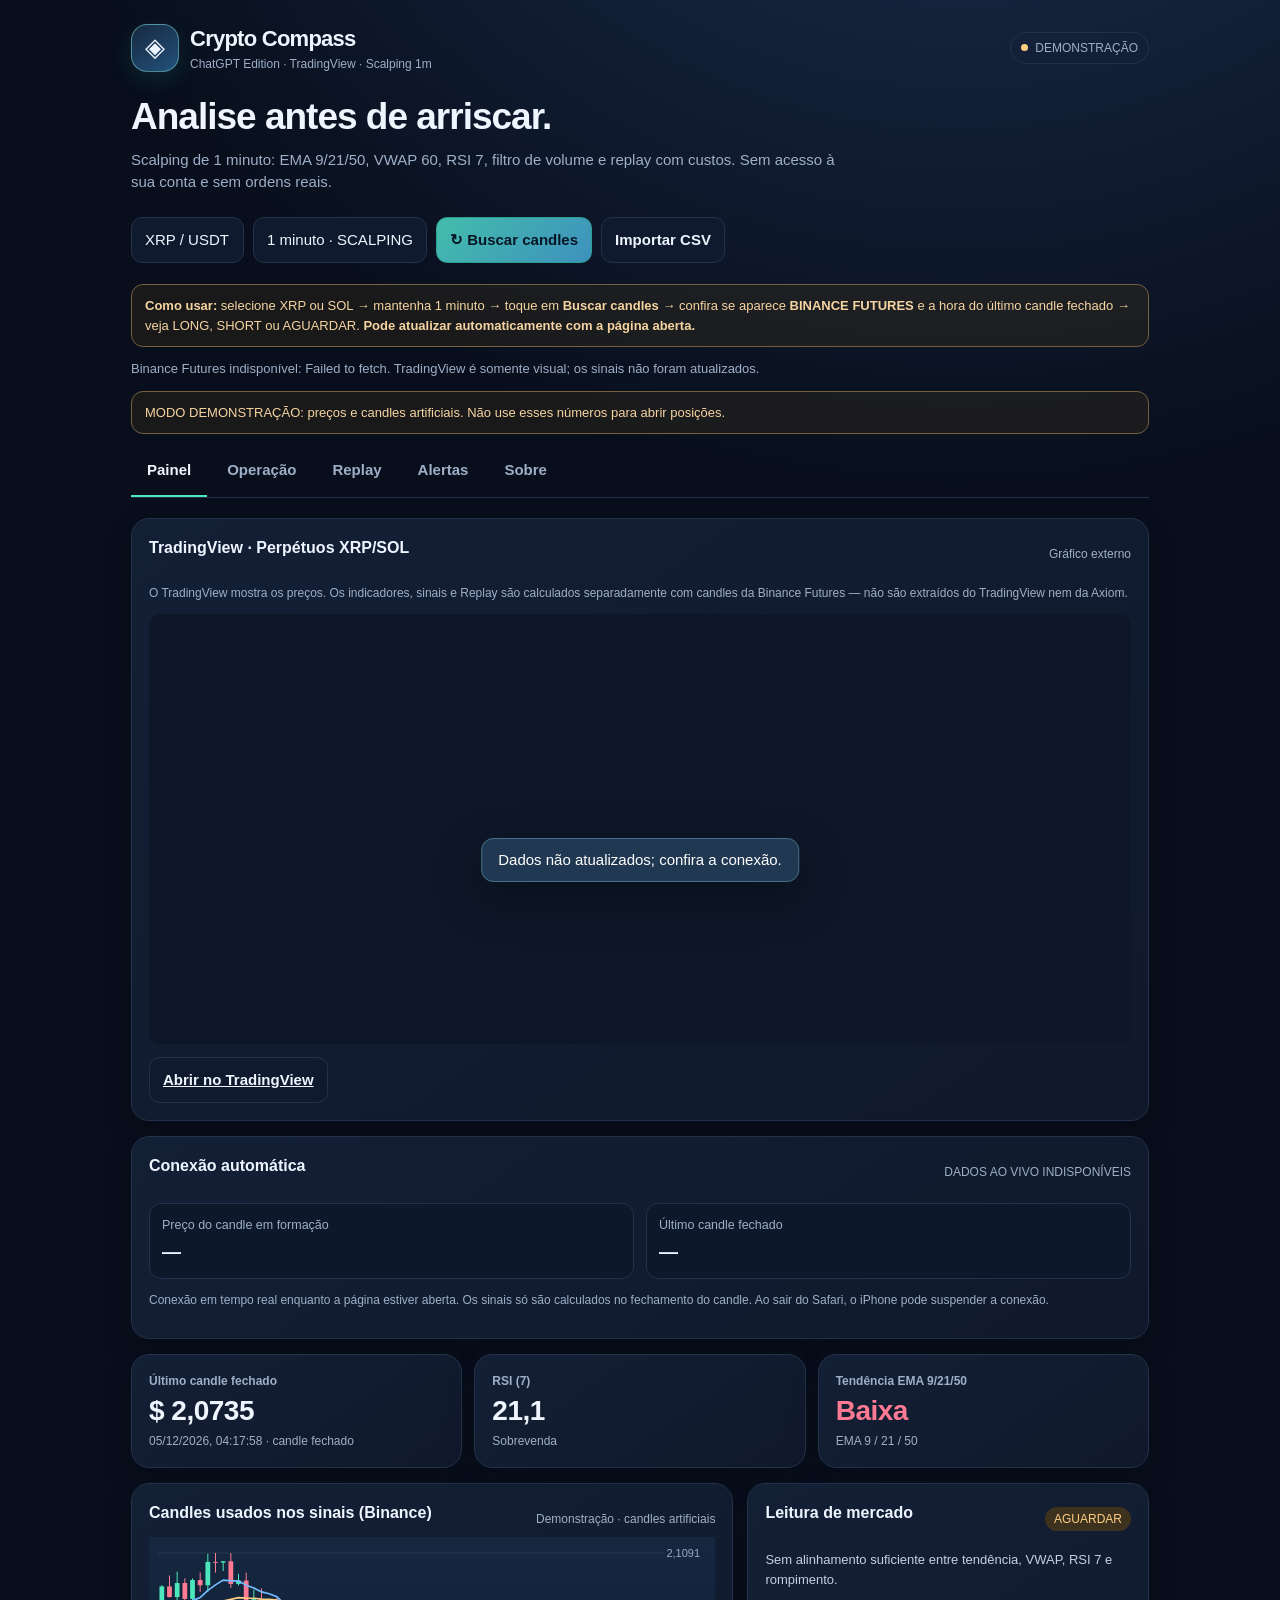
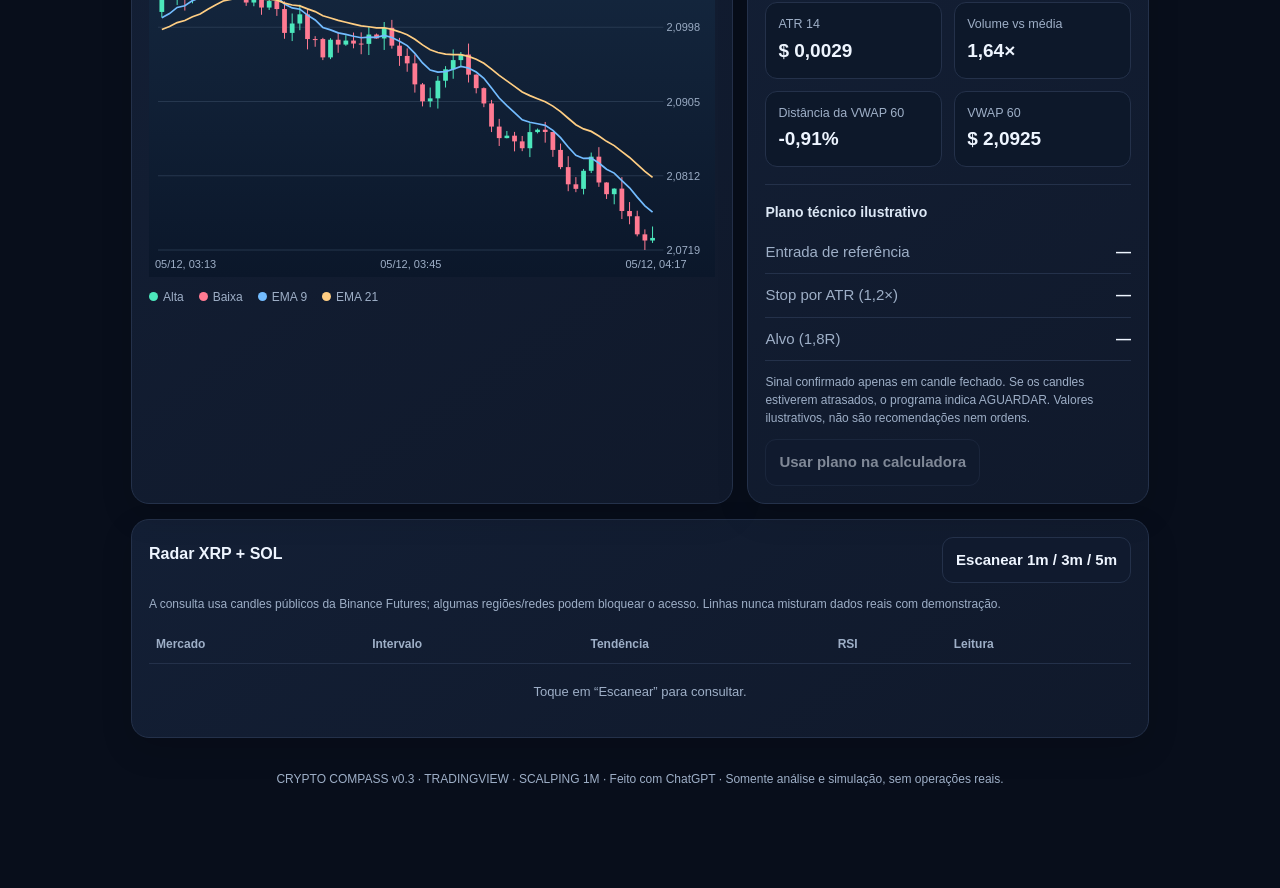
<file: crypto-compass-v0.3-backup.html>
<!doctype html>
<html lang="pt-BR">
<head>
<meta charset="utf-8">
<meta name="viewport" content="width=device-width,initial-scale=1,viewport-fit=cover">
<meta name="theme-color" content="#0a1020">
<title>Crypto Compass v0.3 • TradingView e Scalping 1m</title>
<style>
:root{color-scheme:dark;--bg:#080e1b;--surface:#101a2e;--surface2:#152139;--border:#24314a;--text:#eef5ff;--muted:#9eafc7;--mint:#4ce7bc;--red:#ff7a92;--blue:#73bcff;--gold:#ffce83;--violet:#9d93ff;--shadow:0 16px 48px #0005}
*{box-sizing:border-box}html{scroll-behavior:smooth}body{margin:0;background:radial-gradient(circle at 75% -20%,#20365b 0,transparent 32%),var(--bg);color:var(--text);font:15px/1.5 -apple-system,BlinkMacSystemFont,"Segoe UI",sans-serif}button,input,select{font:inherit}button{cursor:pointer;touch-action:manipulation}a{color:var(--blue)}.wrap{max-width:1050px;padding:22px 16px 100px;margin:auto}.top{display:flex;gap:14px;justify-content:space-between;align-items:center;flex-wrap:wrap}.brand{display:flex;gap:11px;align-items:center}.logo{width:48px;height:48px;border:1px solid #85e9dd77;border-radius:16px;background:linear-gradient(145deg,#172940,#23517b);display:grid;place-items:center;font-size:26px;box-shadow:0 8px 25px #35d8e01c}.brand strong{font-size:22px;letter-spacing:-.75px}.brand small{display:block;color:var(--muted);font-size:12px}.tag{display:inline-flex;gap:7px;align-items:center;border:1px solid var(--border);color:var(--muted);font-size:12px;border-radius:99px;padding:6px 10px}.dot{width:7px;height:7px;background:var(--gold);border-radius:50%}.tag.live{color:var(--mint);border-color:#217c64}.tag.live .dot{background:var(--mint)}.tag.csv{color:var(--blue)}.tag.csv .dot{background:var(--blue)}.intro{margin:23px 0}.intro h1{font-size:clamp(25px,5.3vw,37px);line-height:1.15;letter-spacing:-1px;margin:0 0 10px}.intro p{color:var(--muted);margin:0;max-width:720px}.toolbar{display:flex;gap:9px;align-items:center;flex-wrap:wrap;margin:21px 0}.pick,.btn{border:1px solid var(--border);background:var(--surface);color:var(--text);border-radius:11px;padding:11px 13px;min-height:42px}.pick{appearance:none}.btn{font-weight:650}.btn.primary{border-color:#2d9f91;background:linear-gradient(135deg,#43bdab,#3e91bd);color:#071625}.btn:disabled{opacity:.5;cursor:not-allowed}.btn.ghost{background:transparent}.tabs{display:flex;gap:4px;overflow-x:auto;border-bottom:1px solid var(--border);margin-bottom:20px;scrollbar-width:none}.tabs button{white-space:nowrap;background:none;border:0;color:var(--muted);font-weight:650;padding:13px 16px;border-bottom:2px solid transparent}.tabs button.active{border-bottom-color:var(--mint);color:var(--text)}.panel{display:none}.panel.active{display:block}.cols{display:grid;grid-template-columns:1.5fr 1fr;gap:14px}.rowcards{display:grid;grid-template-columns:repeat(3,1fr);gap:12px}.card{background:linear-gradient(145deg,#131f35,#10192b);border:1px solid var(--border);padding:17px;border-radius:18px;min-width:0;box-shadow:0 12px 32px #0002}.card+.card{}.card h2{font-size:16px;margin:0 0 12px}.card h3{font-size:14px;color:#dce7f5;margin:0 0 8px}.metric .label{font-size:12px;color:var(--muted);font-weight:600}.metric .value{font-size:clamp(19px,3.4vw,28px);font-weight:740;letter-spacing:-.5px;overflow-wrap:anywhere}.metric .sub{font-size:12px;color:var(--muted)}.up{color:var(--mint)!important}.down{color:var(--red)!important}.neutral{color:var(--gold)!important}.chartbox{height:340px;position:relative}.chartbox canvas{width:100%;height:100%;display:block}.legend{display:flex;gap:15px;font-size:12px;color:var(--muted);flex-wrap:wrap;margin-top:11px}.swatch{width:9px;height:9px;display:inline-block;border-radius:50%;margin-right:5px}.section{margin-top:15px}.subtitle{display:flex;align-items:center;justify-content:space-between;gap:9px}.hint{font-size:12px;color:var(--muted)}.notice{font-size:13px;border:1px solid #75613f;background:#3d301a55;color:#f6d4a1;border-radius:12px;padding:11px 13px;margin:12px 0}.notice.good{border-color:#226a60;color:#96e8d2;background:#143d3955}.notice.bad{border-color:#85475c;color:#ffb3c0;background:#5b243a44}.pill{padding:3px 9px;border-radius:99px;font-size:12px;background:#283854;white-space:nowrap}.pill.long{background:#123d33;color:var(--mint)}.pill.short{background:#482233;color:#ffa1b0}.pill.wait{background:#3d321d;color:var(--gold)}.readout{display:grid;grid-template-columns:1fr 1fr;gap:12px;margin-top:13px}.readout>div{background:#0d182a;padding:12px;border:1px solid var(--border);border-radius:12px}.readout strong{font-size:19px;display:block;margin-top:3px}.readout small{display:block;color:var(--muted)}.mini{font-size:12px;color:var(--muted)}.explain{font-size:13px;color:#c3d0e2}table{border-collapse:collapse;width:100%;font-size:13px}th,td{text-align:left;border-bottom:1px solid var(--border);padding:10px 7px;vertical-align:top}th{color:var(--muted);font-size:12px;font-weight:600}tr:last-child td{border-bottom:none}.scrolltable{overflow-x:auto}td button{min-height:31px}.formgrid{display:grid;grid-template-columns:repeat(2,1fr);gap:13px}.field{display:flex;flex-direction:column;gap:5px}.field label{color:var(--muted);font-size:12px;font-weight:650}.field input,.field select{width:100%;background:#0b1527;border:1px solid #30425b;color:var(--text);padding:12px;border-radius:10px;outline:none;min-height:45px}.field input:focus{border-color:var(--mint)}.actions{display:flex;flex-wrap:wrap;gap:9px;margin-top:13px}.line{border-top:1px solid var(--border);margin:17px 0}.kpi{display:flex;justify-content:space-between;gap:10px;padding:10px 0;border-bottom:1px solid var(--border)}.kpi span{color:var(--muted)}.kpi strong{text-align:right}.grid11{display:grid;grid-template-columns:repeat(2,1fr);gap:9px}.feature{border:1px solid var(--border);border-radius:12px;padding:12px;background:#0c1729}.feature b{font-size:13px}.feature p{font-size:12px;color:var(--muted);margin:5px 0 0}.foot{color:var(--muted);text-align:center;font-size:12px;margin-top:32px}.statusmsg{font-size:13px;color:var(--muted);min-height:19px}.toast{position:fixed;left:50%;bottom:18px;transform:translateX(-50%);background:#203851;color:white;border:1px solid #47718a;padding:10px 16px;max-width:90%;min-width:200px;box-shadow:var(--shadow);border-radius:12px;text-align:center;z-index:5;display:none}.toast.show{display:block}.empty{padding:18px;color:var(--muted);font-size:13px;text-align:center}.file{display:none}.important{font-weight:650;color:var(--gold)}
@media(max-width:730px){.wrap{padding:17px 12px 85px}.intro{margin:22px 0 15px}.cols{grid-template-columns:1fr}.rowcards{gap:8px}.card{padding:13px;border-radius:15px}.rowcards .card{padding:11px}.metric .value{font-size:19px}.metric .sub{font-size:11px}.chartbox{height:285px}.toolbar{gap:7px}.toolbar>*{flex:1}.toolbar .btn{white-space:nowrap}.tabs button{padding:12px}.grid11{grid-template-columns:1fr}.formgrid{gap:9px}.tag{font-size:11px}}
@media(max-width:365px){.rowcards{grid-template-columns:1fr 1fr}.metric .value{font-size:21px}}
</style>
</head>
<body>
<div class="wrap">
<header class="top">
  <div class="brand"><span class="logo">◈</span><div><strong>Crypto Compass</strong><small>ChatGPT Edition · TradingView · Scalping 1m</small></div></div>
  <span class="tag" id="sourceBadge"><span class="dot"></span><span id="sourceLabel">DEMONSTRAÇÃO</span></span>
</header>
<section class="intro"><h1>Analise antes de arriscar.</h1><p>Scalping de 1 minuto: EMA 9/21/50, VWAP 60, RSI 7, filtro de volume e replay com custos. Sem acesso à sua conta e sem ordens reais.</p></section>
<div class="toolbar">
  <select class="pick" id="symbol" aria-label="Criptomoeda"><option value="XRPUSDT">XRP / USDT</option><option value="SOLUSDT">SOL / USDT</option></select>
  <select class="pick" id="timeframe" aria-label="Período"><option value="1m" selected>1 minuto · SCALPING</option><option value="3m">3 minutos</option><option value="5m">5 minutos</option><option value="15m">15 minutos</option></select>
  <button class="btn primary" id="refresh">↻ Buscar candles</button>
  <button class="btn" id="import">Importar CSV</button><input type="file" id="file" class="file" accept=".csv,.txt,text/csv"/>
</div>
<div class="notice" style="margin:8px 0 12px"><b>Como usar:</b> selecione XRP ou SOL → mantenha 1 minuto → toque em <b>Buscar candles</b> → confira se aparece <b>BINANCE FUTURES</b> e a hora do último candle fechado → veja LONG, SHORT ou AGUARDAR. <b>Pode atualizar automaticamente com a página aberta.</b></div>
<div class="statusmsg" id="updateStatus">Histórico sintético para demonstração. Toque em “Buscar candles” para tentar obter dados públicos.</div>
<div class="notice" id="dataWarning">MODO DEMONSTRAÇÃO: os preços mostrados são inventados apenas para testar o painel. Não use esses números para operar.</div>
<nav class="tabs" role="tablist" aria-label="Áreas do aplicativo">
<button class="active" data-tab="dashboard">Painel</button><button data-tab="trade">Operação</button><button data-tab="backtest">Replay</button><button data-tab="alerts">Alertas</button><button data-tab="about">Sobre</button>
</nav>
<section class="panel active" id="dashboard">
<div class="card section" style="margin:0 0 15px">
<div class="subtitle"><h2>TradingView · Perpétuos XRP/SOL</h2><span class="hint">Gráfico externo</span></div>
<p class="mini">O TradingView mostra os preços. Os indicadores, sinais e Replay são calculados separadamente com candles da Binance Futures — não são extraídos do TradingView nem da Axiom.</p>
<div id="tvContainer" style="height:430px;width:100%;background:#0e1728;border-radius:12px;overflow:hidden"><p class="mini">Carregando TradingView… Caso não apareça, confira o gráfico nativo da Binance abaixo.</p></div>
<div class="actions"><a id="tvOpenLink" href="https://www.tradingview.com/" target="_blank" rel="noopener noreferrer" class="btn">Abrir no TradingView</a></div></div>
<div class="card section" style="margin:0 0 15px"><div class="subtitle"><h2>Conexão automática</h2><span class="hint" id="streamStatus">INICIANDO…</span></div>
<div class="readout"><div><small>Preço do candle em formação</small><strong id="livePrice">—</strong></div><div><small>Último candle fechado</small><strong id="lastClosedAt">—</strong></div></div>
<p class="mini">Conexão em tempo real enquanto a página estiver aberta. Os sinais só são calculados no fechamento do candle. Ao sair do Safari, o iPhone pode suspender a conexão.</p></div>
  <div class="rowcards">
    <div class="card metric"><div class="label">Último candle fechado</div><div class="value" id="lastPrice">—</div><div class="sub" id="lastTime">—</div></div>
    <div class="card metric"><div class="label">RSI (7)</div><div class="value" id="rsi">—</div><div class="sub" id="rsiInfo">—</div></div>
    <div class="card metric"><div class="label">Tendência EMA 9/21/50</div><div class="value" id="trend">—</div><div class="sub" id="trendInfo">—</div></div>
  </div>
  <div class="cols section">
    <div class="card"><div class="subtitle"><h2>Candles usados nos sinais (Binance)</h2><span class="hint" id="chartSource">—</span></div><div class="chartbox"><canvas id="candles" role="img" aria-label="Gráfico de candles e médias móveis"></canvas></div><div class="legend"><span><i class="swatch" style="background:#4ce7bc"></i>Alta</span><span><i class="swatch" style="background:#ff7a92"></i>Baixa</span><span><i class="swatch" style="background:#73bcff"></i>EMA 9</span><span><i class="swatch" style="background:#ffce83"></i>EMA 21</span></div></div>
    <div class="card"><div class="subtitle"><h2>Leitura de mercado</h2><span id="signalBadge" class="pill wait">AGUARDAR</span></div><p id="signalText" class="explain">—</p><div class="readout"><div><small>ATR 14</small><strong id="atr">—</strong></div><div><small>Volume vs média</small><strong id="volumeRatio">—</strong></div><div><small>Distância da VWAP 60</small><strong id="emaDist">—</strong></div><div><small>VWAP 60</small><strong id="obv">—</strong></div></div><div class="line"></div><h3>Plano técnico ilustrativo</h3><div class="kpi"><span>Entrada de referência</span><strong id="suggestEntry">—</strong></div><div class="kpi"><span>Stop por ATR (1,2×)</span><strong id="suggestStop">—</strong></div><div class="kpi"><span>Alvo (1,8R)</span><strong id="suggestTarget">—</strong></div><p class="mini">Sinal confirmado apenas em candle fechado. Se os candles estiverem atrasados, o programa indica AGUARDAR. Valores ilustrativos, não são recomendações nem ordens.</p><button class="btn" id="usePlan">Usar plano na calculadora</button></div>
  </div>
  <div class="card section"><div class="subtitle"><h2>Radar XRP + SOL</h2><button class="btn" id="scan">Escanear 1m / 3m / 5m</button></div><p class="mini">A consulta usa candles públicos da Binance Futures; algumas regiões/redes podem bloquear o acesso. Linhas nunca misturam dados reais com demonstração.</p><div class="scrolltable"><table><thead><tr><th>Mercado</th><th>Intervalo</th><th>Tendência</th><th>RSI</th><th>Leitura</th></tr></thead><tbody id="radarBody"><tr><td colspan="5" class="empty">Toque em “Escanear” para consultar.</td></tr></tbody></table></div></div>
</section>
<section class="panel" id="trade">
<div class="cols">
  <div class="card"><h2>Calculadora de futuros USDT-M</h2><p class="mini">Cálculo simplificado de contratos lineares. Preencha seu plano e veja risco, retorno e exposição antes de simular.</p>
    <div class="formgrid">
      <div class="field"><label for="side">Direção</label><select id="side"><option value="LONG">LONG · Compra</option><option value="SHORT">SHORT · Venda</option></select></div>
      <div class="field"><label for="leverage">Alavancagem (×)</label><input id="leverage" type="number" min="1" max="125" value="5" step="1" inputmode="numeric"></div>
      <div class="field"><label for="equity">Capital total (USDT)</label><input id="equity" type="number" min="0" value="200" step="any" inputmode="decimal"></div>
      <div class="field"><label for="margin">Margem usada (USDT)</label><input id="margin" type="number" min="0" value="20" step="any" inputmode="decimal"></div>
      <div class="field"><label for="entry">Preço de entrada</label><input id="entry" type="number" min="0" step="any" inputmode="decimal"></div>
      <div class="field"><label for="stop">Stop-loss</label><input id="stop" type="number" min="0" step="any" inputmode="decimal"></div>
      <div class="field"><label for="target">Take-profit</label><input id="target" type="number" min="0" step="any" inputmode="decimal"></div>
      <div class="field"><label for="riskPct">Risco máximo (% do capital)</label><input id="riskPct" type="number" min="0.1" max="100" value="1" step=".1" inputmode="decimal"></div>
      <div class="field"><label for="feePct">Taxa estimada por lado (%)</label><input id="feePct" type="number" min="0" max="10" value="0.05" step="any" inputmode="decimal"></div>
      <div class="field"><label for="slippagePct">Slippage estimado por saída (%)</label><input id="slippagePct" type="number" min="0" max="10" value="0.05" step="any" inputmode="decimal"></div>
    </div><div class="actions"><button class="btn primary" id="calculate">Calcular risco</button><button class="btn" id="paperTrade">Registrar operação simulada</button></div>
    <div id="calcStatus" class="notice">Confira entrada, stop, alvo e tamanho da margem antes de calcular.</div>
  </div>
  <div class="card"><h2>Resultado da operação</h2>
    <div class="kpi"><span>Exposição (nocional)</span><strong id="notional">—</strong></div>
    <div class="kpi"><span>Quantidade estimada</span><strong id="qty">—</strong></div>
    <div class="kpi"><span>Perda no stop*</span><strong id="loss">—</strong></div>
    <div class="kpi"><span>Lucro no alvo*</span><strong id="profit">—</strong></div>
    <div class="kpi"><span>Risco da conta</span><strong id="riskAccount">—</strong></div>
    <div class="kpi"><span>Retorno/risco líquido</span><strong id="rr">—</strong></div>
    <div class="kpi"><span>Margem sugerida p/ risco máximo</span><strong id="suggestMargin">—</strong></div>
    <div class="kpi"><span>Distância teórica até zerar margem</span><strong id="roughLiq">—</strong></div>
    <p class="mini">* Inclui taxas informadas e estimativa de slippage de saída. Não inclui funding. A distância de zeragem da margem <b>não é o preço de liquidação</b>, que depende da corretora, manutenção e demais posições.</p>
    <div class="line"></div><h3>Registro local de simulações</h3><div id="paperHistory" class="mini">Nenhuma operação simulada.</div><div class="actions"><button class="btn ghost" id="exportTrades">Exportar registros</button><button class="btn ghost" id="clearTrades">Limpar</button></div>
  </div>
</div>
</section>
<section class="panel" id="backtest">
  <div class="cols"><div class="card"><h2>Replay de scalping: rompimento de 5 candles</h2><p class="explain">Estratégia didática para 1m: rompimento dos últimos 5 candles, EMA 9/21/50 alinhadas, VWAP 60, RSI 7 e volume forte. Entrada na abertura seguinte. Stop = 1,2× ATR; alvo = 1,8R; saída após até 12 candles. Stop tem prioridade quando stop e alvo forem tocados no mesmo candle.</p><div class="formgrid"><div class="field"><label for="btBreakout">Janela do rompimento</label><select id="btBreakout"><option value="3">3 candles</option><option value="5" selected>5 candles</option><option value="8">8 candles</option></select></div><div class="field"><label for="btFee">Taxa por lado (%)</label><input id="btFee" value="0.05" min="0" step="0.01" type="number" inputmode="decimal"></div><div class="field"><label for="btSlip">Slippage por lado (%)</label><input id="btSlip" value="0.05" min="0" max="2" step="0.01" type="number" inputmode="decimal"></div></div><div class="actions"><button class="btn primary" id="runBacktest">Executar replay</button><button class="btn" id="exportBacktest">Exportar CSV</button></div><p class="mini">Teste didático com taxa e slippage estimados em ambos os lados; não incorpora funding, spread variável, liquidação, latência ou impacto de mercado. Histórico sintético produz resultados sintéticos. O replay não prevê resultados futuros e usa candles fechados.</p></div>
    <div class="card"><h2>Resumo do replay</h2><div class="readout"><div><small>Operações</small><strong id="btCount">—</strong></div><div><small>Taxa de acerto</small><strong id="btWin">—</strong></div><div><small>Saldo em R*</small><strong id="btTotal">—</strong></div><div><small>Maior rebaixamento*</small><strong id="btDrawdown">—</strong></div></div><p class="mini">* Resultado expresso em unidades de risco (R), com taxas aproximadas. Não representa dólares de lucro.</p><div class="notice" id="btStatus">Execute para testar o histórico carregado.</div></div>
  </div><div class="card section"><h2>Últimas operações do replay</h2><div class="scrolltable"><table><thead><tr><th>Data</th><th>Lado</th><th>Entrada</th><th>Saída</th><th>Motivo</th><th>Resultado</th></tr></thead><tbody id="btRows"><tr><td colspan="6" class="empty">Sem teste executado.</td></tr></tbody></table></div></div>
</section>
<section class="panel" id="alerts">
<div class="cols"><div class="card"><h2>Alertas de preço na tela</h2><p class="explain">Avisos locais quando você atualizar candles e o último preço cruzar seu nível. <b>Não funciona com a aba fechada</b> e não envia push.</p><div class="formgrid"><div class="field"><label for="alertSide">Condição</label><select id="alertSide"><option value="above">Preço igual ou acima de</option><option value="below">Preço igual ou abaixo de</option></select></div><div class="field"><label for="alertPrice">Preço (USDT)</label><input type="number" id="alertPrice" min="0" step="any" inputmode="decimal"></div></div><div class="actions"><button class="btn primary" id="addAlert">Criar alerta local</button><button class="btn" id="checkAlerts">Verificar agora</button></div></div><div class="card"><h2>Seus alertas</h2><div id="alertList" class="empty">Nenhum alerta cadastrado.</div><p class="mini">Guardados neste navegador quando o armazenamento local estiver disponível. Sem envio de dados pessoais.</p></div></div>
</section>
<section class="panel" id="about"><div class="card"><h2>11 módulos adaptados para criptomoedas</h2><p class="explain">Esta é uma implementação própria inspirada na organização das 11 habilidades do projeto público <a href="https://github.com/Jakeschincariol/day-trader-skill" target="_blank" rel="noopener">Day Trader Skill</a>, de Jake Schincariol (MIT). Não é um plugin oficial do ChatGPT, da Binance nem uma cópia dos scripts Python originais.</p><div class="grid11">
<div class="feature"><b>01 · Scanner → Radar</b><p>Compara XRP/SOL e múltiplos períodos com foco em 1m.</p></div><div class="feature"><b>02 · News → Contexto</b><p>Tendência e volatilidade; não coleta manchetes.</p></div><div class="feature"><b>03 · Entry → Sinal</b><p>EMA 9/21/50, VWAP 60, RSI 7, volume e rompimento, com candles fechados.</p></div><div class="feature"><b>04 · Exit → Planejamento</b><p>Stop por ATR(14) e alvo por múltiplo de risco, sujeitos a custos.</p></div><div class="feature"><b>05 · Time Machine → Replay</b><p>Replay de scalping com custos e saída em até 12 candles; não é previsão.</p></div><div class="feature"><b>06 · Risk → Limites</b><p>Validação do risco e da direção do stop.</p></div><div class="feature"><b>07 · Budget → Tamanho</b><p>Margem sugerida pelo risco máximo definido.</p></div><div class="feature"><b>08 · Broker → Paper</b><p>Registro local de ordem simulada; nenhuma ordem real.</p></div><div class="feature"><b>09 · Alerts → Alertas locais</b><p>Verifica níveis quando os dados são atualizados.</p></div><div class="feature"><b>10 · Analyst → Volatilidade</b><p>ATR, VWAP 60 e RSI 7, em vez de balanços.</p></div><div class="feature"><b>11 · Tracker → Volume</b><p>Razão de volume e OBV, em vez de declarações políticas.</p></div>
</div><div class="line"></div><h3>Limitações e segurança</h3><p class="explain">Os candles vêm da API pública Binance Futures e podem atualizar automaticamente por WebSocket enquanto a página estiver aberta. O gráfico TradingView é exclusivamente visual. Ela pode estar inacessível dependendo da região, conexão ou navegador. Dados CSV são identificados separadamente. Nenhuma atualização automática em segundo plano. Sem APIs privadas, sem ordens, sem senhas e sem previsão garantida. A estimativa financeira não contempla todas as regras da exchange, custos e riscos de liquidação.</p><p class="explain"><b>Assinatura:</b> Crypto Compass · desenvolvido com assistência do ChatGPT para estudo e simulação de XRP/SOL. Créditos de inspiração: Jake Schincariol, <a href="https://github.com/Jakeschincariol/day-trader-skill">Day Trader Skill</a>.</p><div class="actions"><button id="loadDemo" class="btn">Voltar à demonstração</button></div></div></section>
<footer class="foot">CRYPTO COMPASS v0.3 · TRADINGVIEW · SCALPING 1M · Feito com ChatGPT · Somente análise e simulação, sem operações reais.</footer>
</div><div class="toast" id="toast" role="status" aria-live="polite"></div>
<script>
'use strict';
const $=x=>document.getElementById(x), $$=s=>Array.from(document.querySelectorAll(s));
const fmt=(n,d=4)=>Number.isFinite(n)?n.toLocaleString('pt-BR',{minimumFractionDigits:d,maximumFractionDigits:d}):'—';
const money=(n,d=2)=>Number.isFinite(n)?new Intl.NumberFormat('pt-BR',{style:'currency',currency:'USD',minimumFractionDigits:d,maximumFractionDigits:d}).format(n):'—';
const pct=(n,d=2)=>Number.isFinite(n)?fmt(n,d)+'%':'—';
const finite=n=>Number.isFinite(n);
let store={};let paper=readStore('cc_paper',[]),alerts=readStore('cc_alerts',[]),btTrades=[];let toastTimer;
function readStore(k,fallback){try{const v=JSON.parse(localStorage.getItem(k));return Array.isArray(v)?v:fallback}catch{return fallback}}
function saveStore(k,value){try{localStorage.setItem(k,JSON.stringify(value))}catch{}}
function toast(m){$('toast').textContent=m;$('toast').classList.add('show');clearTimeout(toastTimer);toastTimer=setTimeout(()=>$('toast').classList.remove('show'),3700)}
function sourceData(){const k=$('symbol').value+'_'+$('timeframe').value;return store[k]||null}
function setData(data){store[data.symbol+'_'+data.tf]=data;renderAll()}
function seeded(seed){return function(){seed|=0;seed=(seed+0x6D2B79F5)|0;let t=Math.imul(seed^(seed>>>15),1|seed);t=(t+Math.imul(t^(t>>>7),61|t))^t;return ((t^(t>>>14))>>>0)/4294967296}}
const duration={'1m':60000,'3m':180000,'5m':300000,'15m':900000};
function demo(symbol,tf){const x=seeded((symbol==='XRPUSDT'?73051:173008)+duration[tf]),n=500,c=[];let price=symbol==='XRPUSDT'?2.1:165;const t0=Date.now()-duration[tf]*(n+3);for(let i=0;i<n;i++){const drift=Math.sin(i/16)*.004+Math.cos(i/42)*.003;const change=(x()-.5)*.003+drift*.11;const open=price;const close=Math.max(.001,open*(1+change));const high=Math.max(open,close)*(1+x()*.0007);const low=Math.min(open,close)*(1-x()*.0007);c.push({t:t0+i*duration[tf],open,high,low,close,volume:500000+x()*1600000});price=close}return {symbol,tf,c,kind:'demo',received:Date.now(),description:'Demonstração · candles artificiais'}}
function ema(c,n){const out=Array(c.length).fill(NaN);if(c.length<n)return out;let sum=0;for(let i=0;i<n;i++)sum+=c[i].close;let e=sum/n;out[n-1]=e;for(let i=n;i<c.length;i++){e=c[i].close*(2/(n+1))+e*(1-2/(n+1));out[i]=e}return out}
function rsi(c,n=14){if(c.length<=n)return NaN;let g=0,l=0;for(let i=1;i<=n;i++){const diff=c[i].close-c[i-1].close;g+=Math.max(diff,0);l+=Math.max(-diff,0)}g/=n;l/=n;for(let i=n+1;i<c.length;i++){const diff=c[i].close-c[i-1].close;g=(g*(n-1)+Math.max(diff,0))/n;l=(l*(n-1)+Math.max(-diff,0))/n}return l===0?(g===0?50:100):100-100/(1+g/l)}
function atrArray(c,n=14){const result=Array(c.length).fill(NaN);if(c.length<=n)return result;let total=0;for(let i=1;i<=n;i++){const z=c[i],prev=c[i-1];total+=Math.max(z.high-z.low,Math.abs(z.high-prev.close),Math.abs(z.low-prev.close))}let v=total/n;result[n]=v;for(let i=n+1;i<c.length;i++){const z=c[i],prev=c[i-1];const tr=Math.max(z.high-z.low,Math.abs(z.high-prev.close),Math.abs(z.low-prev.close));v=(v*(n-1)+tr)/n;result[i]=v}return result}
function vwapSeries(c,n=60){const a=Array(c.length).fill(NaN);let pv=0,v=0;for(let i=0;i<c.length;i++){let z=c[i],typical=(z.high+z.low+z.close)/3;pv+=typical*z.volume;v+=z.volume;if(i>=n){let old=c[i-n];pv-=((old.high+old.low+old.close)/3)*old.volume;v-=old.volume}if(i>=n-1&&v>0)a[i]=pv/v}return a}
function scalperSignal(c,i,lookback=5,cache){if(i<61)return null;const e9=cache?.e9||ema(c,9),e21=cache?.e21||ema(c,21),e50=cache?.e50||ema(c,50),vv=cache?.vv||vwapSeries(c,60),ats=cache?.ats||atrArray(c,14);const cl=c[i].close,prev=c.slice(i-20,i),volAvg=prev.reduce((sum,z)=>sum+z.volume,0)/20,vr=volAvg?c[i].volume/volAvg:0;const r=rsi(c.slice(0,i+1),7),atr=ats[i],vwap=vv[i],up=e9[i]>e21[i]&&e21[i]>e50[i]&&cl>vwap,down=e9[i]<e21[i]&&e21[i]<e50[i]&&cl<vwap,breakUp=cl>Math.max(...c.slice(i-lookback,i).map(z=>z.high)),breakDown=cl<Math.min(...c.slice(i-lookback,i).map(z=>z.low));const movement=1.2*atr/cl,estimatedRoundTrip=.0015;let signal='WAIT',reason='';if(!Number.isFinite(r)||!Number.isFinite(vwap)||!Number.isFinite(atr)||atr<=0)reason='Dados insuficientes.';else if(movement<estimatedRoundTrip)reason='Movimento curto para os custos simulados. Evite forçar uma entrada.';else if(vr<1.25)reason='Volume abaixo do filtro de 1,25× a média.';else if(up&&r>=52&&r<=75&&breakUp){signal='LONG';reason='Rompimento de alta com EMA 9/21/50 alinhadas, acima da VWAP, RSI 7 e volume confirmado.'}else if(down&&r>=25&&r<=48&&breakDown){signal='SHORT';reason='Rompimento de baixa com EMA 9/21/50 alinhadas, abaixo da VWAP, RSI 7 e volume confirmado.'}else reason='Sem alinhamento suficiente entre tendência, VWAP, RSI 7 e rompimento.';return {signal,reason,r,atr,vwap,vr,up,down,e9,e21,e50,vv,cl,movement}}
function analyze(c){if(c.length<62)return null;const idx=c.length-1,a=scalperSignal(c,idx);if(!a)return null;const side=a.signal==='WAIT'?null:a.signal,stop=side==='LONG'?a.cl-1.2*a.atr:side==='SHORT'?a.cl+1.2*a.atr:NaN,target=side==='LONG'?a.cl+2.16*a.atr:side==='SHORT'?a.cl-2.16*a.atr:NaN;return {...a,side,stop,target,dist:(a.cl/a.vwap-1)*100,e20Arr:a.e9,e50Arr:a.e21,obv:a.vwap}}
function setSource(src){const b=$('sourceBadge');b.classList.remove('live','csv');if(src.kind==='live'){b.classList.add('live');$('sourceLabel').textContent='BINANCE FUTURES';$('dataWarning').className='notice good';$('dataWarning').textContent='DADOS PÚBLICOS: candles da Binance Futures. Streaming ativo somente quando conectado. Gráfico TradingView apenas visual; confira os valores na plataforma em que opera.';}else if(src.kind==='csv'){b.classList.add('csv');$('sourceLabel').textContent='CSV IMPORTADO';$('dataWarning').className='notice';$('dataWarning').textContent='DADOS IMPORTADOS: qualidade, instrumento, fuso e integridade são responsabilidade do arquivo CSV; confira a procedência antes de interpretar.';}else{$('sourceLabel').textContent='DEMONSTRAÇÃO';$('dataWarning').className='notice';$('dataWarning').textContent='MODO DEMONSTRAÇÃO: preços e candles artificiais. Não use esses números para abrir posições.';}$('chartSource').textContent=src.description;}
function renderAll(){const data=sourceData();if(!data)return;setSource(data);const c=data.c,a=analyze(c),last=c[c.length-1],fmtPrice=p=>'$ '+fmt(p,p>=20?2:4);$('lastPrice').textContent=fmtPrice(last.close);$('lastTime').textContent=new Date(last.t).toLocaleString('pt-BR')+' · candle fechado';$('rsi').textContent=a?fmt(a.r,1):'—';$('rsiInfo').textContent=a?(a.r>75?'Sobrecompra':a.r<25?'Sobrevenda':'Filtro de momentum'):'Poucos candles';$('trend').textContent=a?(a.up?'Alta':a.down?'Baixa':'Lateral'):'—';$('trend').className='value '+(a?(a.up?'up':a.down?'down':'neutral'):'');$('trendInfo').textContent='EMA 9 / 21 / 50';$('atr').textContent=a?fmtPrice(a.atr):'—';$('volumeRatio').textContent=a?fmt(a.vr,2)+'×':'—';$('emaDist').textContent=a?pct(a.dist):'—';$('obv').textContent=a?fmtPrice(a.vwap):'—';const age=Date.now()-(last.closeTime||last.t+duration[data.tf]-1),stale=data.kind==='live'&&age>180000,signal=stale?'WAIT':a?.signal||'WAIT';$('signalBadge').textContent=signal==='WAIT'?'AGUARDAR':signal;$('signalBadge').className='pill '+(signal==='LONG'?'long':signal==='SHORT'?'short':'wait');$('signalText').textContent=stale?'Dados com mais de 3 minutos de atraso. Atualize antes de avaliar o sinal.':a?.reason||'Carregue pelo menos 62 candles fechados.';$('suggestEntry').textContent=signal!=='WAIT'?fmtPrice(a.cl):'—';$('suggestStop').textContent=signal!=='WAIT'?fmtPrice(a.stop):'—';$('suggestTarget').textContent=signal!=='WAIT'?fmtPrice(a.target):'—';$('usePlan').disabled=signal==='WAIT';$('usePlan').dataset.side=signal==='WAIT'?'':signal;$('usePlan').dataset.entry=signal==='WAIT'?'':a.cl;$('usePlan').dataset.stop=signal==='WAIT'?'':a.stop;$('usePlan').dataset.target=signal==='WAIT'?'':a.target;$('updateStatus').textContent=data.description+' · '+c.length+' candles · última captura: '+new Date(data.received).toLocaleString('pt-BR')+(data.kind==='live'?' (streaming automático quando conectado)':'');$('btStatus').textContent='Os candles foram alterados ou atualizados. Execute o replay para recalcular.';$('btStatus').className='notice';btTrades=[];renderChart();if(data.kind==='live')checkAlerts(true)}
function renderChart(){const canvas=$('candles'),data=sourceData();if(!canvas||!data)return;const rect=canvas.getBoundingClientRect();if(rect.width<30||rect.height<30)return;const w=rect.width,h=rect.height,dpr=Math.min(window.devicePixelRatio||1,2);canvas.width=Math.round(w*dpr);canvas.height=Math.round(h*dpr);const x=canvas.getContext('2d');x.setTransform(dpr,0,0,dpr,0,0);x.clearRect(0,0,w,h);const all=data.c,last=all.slice(-65),a=analyze(all);const max=Math.max(...last.map(c=>c.high)),min=Math.min(...last.map(c=>c.low)),range=(max-min)||1,padL=9,padR=59,padT=16,padB=27,plotW=w-padL-padR,plotH=h-padT-padB,xx=i=>padL+i*(plotW/last.length)+plotW/last.length/2,yy=p=>padT+(max-p)/range*plotH;const bg=x.createLinearGradient(0,0,0,h);bg.addColorStop(0,'#152840');bg.addColorStop(1,'#0b172a');x.fillStyle=bg;x.fillRect(0,0,w,h);x.strokeStyle='#30425b';x.lineWidth=.7;x.font='11px -apple-system,Arial';for(let i=0;i<=4;i++){const y=padT+i*plotH/4;x.beginPath();x.moveTo(padL,y);x.lineTo(w-padR+7,y);x.stroke();x.fillStyle='#9bacc4';x.fillText(fmt(max-i*range/4,max>=20?2:4),w-padR+10,y+4)}const step=plotW/last.length;last.forEach((bar,i)=>{const cx=xx(i),up=bar.close>=bar.open;x.strokeStyle=up?'#4ce7bc':'#ff7a92';x.fillStyle=x.strokeStyle;x.lineWidth=1;x.beginPath();x.moveTo(cx,yy(bar.high));x.lineTo(cx,yy(bar.low));x.stroke();const ytop=yy(Math.max(bar.open,bar.close)),yb=yy(Math.min(bar.open,bar.close));x.fillRect(cx-step*.31,ytop,Math.max(2,step*.62),Math.max(1,yb-ytop))});if(a){const offset=all.length-last.length;[[a.e20Arr,'#73bcff'],[a.e50Arr,'#ffce83']].forEach(([line,color])=>{x.beginPath();x.strokeStyle=color;x.lineWidth=1.7;let started=false;for(let i=0;i<last.length;i++){const v=line[offset+i];if(!finite(v))continue;started?x.lineTo(xx(i),yy(v)):x.moveTo(xx(i),yy(v));started=true}x.stroke()})}x.fillStyle='#9eafc7';const tick=[0,Math.floor(last.length/2),last.length-1];tick.forEach(i=>{const str=new Date(last[i].t).toLocaleString('pt-BR',{day:'2-digit',month:'2-digit',hour:'2-digit',minute:'2-digit'});x.fillText(str,Math.min(w-90,Math.max(6,xx(i)-27)),h-9)})}
window.addEventListener('resize',()=>{if($('dashboard').classList.contains('active'))renderChart()});
$$('[data-tab]').forEach(b=>b.addEventListener('click',()=>{$$('[data-tab]').forEach(x=>x.classList.toggle('active',x===b));$$('.panel').forEach(x=>x.classList.toggle('active',x.id===b.dataset.tab));if(b.dataset.tab==='dashboard')setTimeout(renderChart,10)}));

let socket=null,retryTimer=null,generation=0,busy=false,pendingRefresh=false;
function streamLabel(v){$('streamStatus').textContent=v}
function stopStream(){generation++;if(retryTimer)clearTimeout(retryTimer);retryTimer=null;const s=socket;socket=null;if(s){s.onclose=null;s.onmessage=null;s.onerror=null;s.close()}streamLabel('DESCONECTADO');$('livePrice').textContent='—'}
function tradingView(){const host=$('tvContainer');host.textContent='';const outer=document.createElement('div');outer.className='tradingview-widget-container';outer.style.cssText='height:100%;width:100%';const inner=document.createElement('div');inner.className='tradingview-widget-container__widget';inner.style.cssText='height:100%;width:100%';outer.appendChild(inner);host.appendChild(outer);const symbol=$('symbol').value==='SOLUSDT'?'BINANCE:SOLUSDT.P':'BINANCE:XRPUSDT.P';$('tvOpenLink').href='https://www.tradingview.com/chart/?symbol='+encodeURIComponent(symbol);const script=document.createElement('script');script.type='text/javascript';script.async=true;script.src='https://s3.tradingview.com/external-embedding/embed-widget-advanced-chart.js';script.textContent=JSON.stringify({autosize:true,symbol,interval:$('timeframe').value.replace('m',''),timezone:'America/Sao_Paulo',theme:'dark',style:'1',locale:'br',allow_symbol_change:false,hide_side_toolbar:true,hide_top_toolbar:false,hide_legend:false,hide_volume:false,save_image:false,support_host:'https://www.tradingview.com'});script.onerror=()=>{const msg=document.createElement('p');msg.className='mini';msg.textContent='TradingView bloqueado nesta rede. O gráfico nativo abaixo continua disponível.';host.appendChild(msg)};outer.appendChild(script)}
function connectStream(symbol,tf){stopStream();const token=generation;let fails=0;const connect=()=>{if(token!==generation||$('symbol').value!==symbol||$('timeframe').value!==tf)return;streamLabel(fails?'RECONECTANDO…':'CONECTANDO…');let s;try{s=new WebSocket('wss://fstream.binance.com/market/ws/'+symbol.toLowerCase()+'@kline_'+tf)}catch(e){streamLabel('STREAM INDISPONÍVEL');return}socket=s;s.onopen=()=>{if(token!==generation){s.close();return}fails=0;streamLabel('AO VIVO · BINANCE')};s.onmessage=e=>{if(token!==generation||socket!==s)return;let msg;try{msg=JSON.parse(e.data)}catch{return}const k=msg?.k;if(msg?.e!=='kline'||!k||k.s!==symbol||k.i!==tf)return;const price=Number(k.c);if(Number.isFinite(price)&&price>0)$('livePrice').textContent='$ '+fmt(price,price>=20?2:4)+' (em formação)';if(!k.x)return;const d=sourceData();if(!d||d.kind!=='live'||d.symbol!==symbol||d.tf!==tf)return;const bar={t:+k.t,open:+k.o,high:+k.h,low:+k.l,close:price,volume:+k.v,closeTime:+k.T};if(!Object.values(bar).every(finite)||bar.low<=0||bar.high<Math.max(bar.open,bar.close)||bar.low>Math.min(bar.open,bar.close))return;const last=d.c.at(-1);if(!last||bar.t>last.t)d.c.push(bar);else if(bar.t===last.t)d.c[d.c.length-1]=bar;else return;d.c=d.c.slice(-500);d.received=Date.now();renderAll();streamLabel('AO VIVO · BINANCE');$('lastClosedAt').textContent=new Date(bar.closeTime).toLocaleTimeString('pt-BR')};
s.onerror=()=>{if(token===generation)streamLabel('CONEXÃO INSTÁVEL')};s.onclose=()=>{if(token!==generation||s!==socket)return;socket=null;fails++;streamLabel('DESCONECTADO · NOVA TENTATIVA');retryTimer=setTimeout(connect,Math.min(30000,3000*Math.pow(2,Math.min(fails,4))))}};connect()}
async function updateNow(){if(busy){pendingRefresh=true;return}busy=true;const symbol=$('symbol').value,tf=$('timeframe').value,btn=$('refresh');btn.disabled=true;btn.textContent='Buscando…';streamLabel('CONSULTANDO HISTÓRICO…');try{const d=await getCandles(symbol,tf);if($('symbol').value!==symbol||$('timeframe').value!==tf)return;setData(d);$('lastClosedAt').textContent=new Date(d.c.at(-1).closeTime).toLocaleTimeString('pt-BR');connectStream(symbol,tf);toast('Binance atualizada; conectando tempo real.')}catch(e){streamLabel('DADOS AO VIVO INDISPONÍVEIS');$('updateStatus').textContent='Binance Futures indisponível: '+e.message+'. TradingView é somente visual; os sinais não foram atualizados.';toast('Dados não atualizados; confira a conexão.')}finally{btn.disabled=false;btn.textContent='↻ Buscar candles';busy=false;if(pendingRefresh){pendingRefresh=false;stopStream();updateNow()}}}

function initDemo(){const symbol=$('symbol').value,tf=$('timeframe').value;const k=symbol+'_'+tf;if(!store[k])store[k]=demo(symbol,tf);renderAll()}
$('symbol').addEventListener('change',()=>{stopStream();initDemo();tradingView();updateNow()});$('timeframe').addEventListener('change',()=>{stopStream();initDemo();tradingView();updateNow()});
function parseKlines(raw,symbol,tf){if(!Array.isArray(raw)||raw.length<55)throw Error('Poucos candles ou resposta inválida.');const now=Date.now();const c=raw.map(k=>({t:Number(k[0]),open:Number(k[1]),high:Number(k[2]),low:Number(k[3]),close:Number(k[4]),volume:Number(k[5]),closeTime:Number(k[6])})).filter(z=>Object.values(z).every(finite)&&z.open>0&&z.high>=Math.max(z.open,z.close)&&z.low<=Math.min(z.open,z.close)&&z.low>0&&z.volume>=0&&z.closeTime<=now);if(c.length<55)throw Error('Não foram retornados 55 candles já fechados.');return {symbol,tf,c:c.slice(-500),kind:'live',received:Date.now(),description:'Binance Futures USDⓈ-M · API pública'}}
async function getCandles(symbol,tf){const url=`https://fapi.binance.com/fapi/v1/klines?symbol=${symbol}&interval=${tf}&limit=500`;const controller=new AbortController(),timer=setTimeout(()=>controller.abort(),12000);try{const res=await fetch(url,{cache:'no-store',signal:controller.signal});if(!res.ok)throw Error('HTTP '+res.status);return parseKlines(await res.json(),symbol,tf)}finally{clearTimeout(timer)}}
$('refresh').addEventListener('click',()=>{stopStream();updateNow()});
$('scan').addEventListener('click',async()=>{const btn=$('scan'),body=$('radarBody');btn.disabled=true;btn.textContent='Buscando...';body.innerHTML='<tr><td colspan="5" class="empty">Buscando 6 mercados/períodos...</td></tr>';const combos=['XRPUSDT','SOLUSDT'].flatMap(symbol=>['1m','3m','5m'].map(tf=>({symbol,tf})));const res=await Promise.allSettled(combos.map(({symbol,tf})=>getCandles(symbol,tf)));body.innerHTML='';res.forEach((r,i)=>{const {symbol,tf}=combos[i],tr=document.createElement('tr');if(r.status==='fulfilled'){const d=r.value;store[symbol+'_'+tf]=d;const a=analyze(d.c);tr.innerHTML=`<td>${symbol.replace('USDT','')}</td><td>${tf}</td><td>${a.up?'Alta':a.down?'Baixa':'Lateral'}</td><td>${fmt(a.r,1)}</td><td><span class="pill ${a.signal==='LONG'?'long':a.signal==='SHORT'?'short':'wait'}">${a.signal==='WAIT'?'AGUARDAR':a.signal}</span></td>`;}else{tr.innerHTML=`<td>${symbol.replace('USDT','')}</td><td>${tf}</td><td colspan="3">Indisponível · sem dados</td>`}body.appendChild(tr)});btn.disabled=false;btn.textContent='Escanear 1m / 3m / 5m';renderAll();toast(res.filter(x=>x.status==='fulfilled').length+' de 6 consultas concluídas.')});
function csvRows(text){return text.trim().split(/\r?\n/).map(x=>x.split(/[,;\t]/).map(s=>s.replace(/^['"]|['"]$/g,'').trim()))}
function parseCSV(text){const rows=csvRows(text),first=rows[0].map(s=>s.toLowerCase());const aliases={t:['open time','opentime','timestamp','time','date','data','datetime'],open:['open','abertura'],high:['high','maxima','máxima'],low:['low','minima','mínima'],close:['close','fechamento'],volume:['volume','vol']};const header=first.some(v=>aliases.open.includes(v));const idx={};if(header){Object.entries(aliases).forEach(([k,variants])=>idx[k]=first.findIndex(s=>variants.includes(s)))}else Object.assign(idx,{t:0,open:1,high:2,low:3,close:4,volume:5});if(['open','high','low','close'].some(k=>idx[k]<0))throw Error('Colunas open/high/low/close são obrigatórias.');const clean=(header?rows.slice(1):rows).map((r,i)=>{let stamp=r[idx.t];let t=stamp===undefined?i*duration[$('timeframe').value]:Number(stamp);if(!finite(t)){t=Date.parse(stamp)}if(!finite(t))t=i*duration[$('timeframe').value];if(t>1e9&&t<1e11)t*=1000;const z={t,open:Number(r[idx.open]),high:Number(r[idx.high]),low:Number(r[idx.low]),close:Number(r[idx.close]),volume:idx.volume>=0?Number(r[idx.volume]):1};return z}).filter(z=>Object.values(z).every(finite)&&z.low>0&&z.high>=Math.max(z.open,z.close)&&z.low<=Math.min(z.open,z.close)&&z.volume>=0).sort((a,b)=>a.t-b.t);const unique=clean.filter((z,i)=>!i||z.t!==clean[i-1].t);if(unique.length<55)throw Error('O CSV precisa conter ao menos 55 candles válidos.');return {c:unique.slice(-1000),symbol:$('symbol').value,tf:$('timeframe').value,kind:'csv',received:Date.now(),description:'CSV local · origem externa não verificada'}}
$('import').addEventListener('click',()=>$('file').click());$('file').addEventListener('change',async e=>{const f=e.target.files?.[0];if(!f)return;try{setData(parseCSV(await f.text()));toast('CSV carregado; confirme período e par.')}catch(err){toast('Erro no CSV: '+err.message)}e.target.value=''});
function readNum(id){return Number($(id).value)}
function calcTrade(){const side=$('side').value,entry=readNum('entry'),stop=readNum('stop'),target=readNum('target'),equity=readNum('equity'),margin=readNum('margin'),leverage=readNum('leverage'),riskPct=readNum('riskPct'),feePct=readNum('feePct'),slipPct=readNum('slippagePct');const clean=[entry,stop,target,equity,margin,leverage,riskPct,feePct,slipPct].every(finite);let err='';if(!clean||entry<=0||stop<=0||target<=0||equity<=0||margin<=0||leverage<1||leverage>125||riskPct<=0||riskPct>100||feePct<0||slipPct<0)err='Há campos inválidos; revise os números e limites.';else if(margin>equity)err='A margem não pode superar o capital da conta nesta simulação.';else if(side==='LONG'&&!(stop<entry&&target>entry)||side==='SHORT'&&!(stop>entry&&target<entry))err='Para LONG, stop abaixo e alvo acima da entrada. Para SHORT, o contrário.';if(err){$('calcStatus').className='notice bad';$('calcStatus').textContent=err;['notional','qty','loss','profit','riskAccount','rr','suggestMargin','roughLiq'].forEach(id=>$(id).textContent='—');return null}const notional=margin*leverage,qty=notional/entry,s=side==='LONG'?1:-1,fee=feePct/100;const stopExit=stop*(1-s*slipPct/100),targetExit=target*(1-s*slipPct/100),feeCostExit=p=>qty*(entry+p)*fee;const pnl=p=>s*(p-entry)*qty-feeCostExit(p);const loss=Math.max(0,-pnl(stopExit)),profit=pnl(targetExit),risk=loss/equity*100,rr=loss>0?profit/loss:NaN;const stopFraction=Math.abs(stop-entry)/entry+2*fee+slipPct/100;const desiredNotional=equity*riskPct/100/stopFraction;const suggestedMargin=Math.min(equity,desiredNotional/leverage);const marginZeroPct=100/leverage;const issues=[];if(loss>equity*riskPct/100)issues.push('Risco calculado ultrapassa seu limite de '+pct(riskPct,1)+'.');if(stopFraction*100>=marginZeroPct)issues.push('O stop pode ficar além do esgotamento teórico da margem isolada, antes de manutenção e taxas.');if(profit<=0)issues.push('O alvo não oferece lucro líquido sob os custos informados.');if(rr<1.5)issues.push('Relação retorno/risco líquida inferior a 1,5:1.');$('notional').textContent=money(notional);$('qty').textContent=fmt(qty,6)+' '+$('symbol').value.replace('USDT','');$('loss').textContent=money(loss);$('profit').textContent=money(profit);$('riskAccount').textContent=pct(risk);$('rr').textContent=finite(rr)?fmt(rr,2)+' : 1':'—';$('suggestMargin').textContent=money(suggestedMargin);$('roughLiq').textContent=pct(marginZeroPct,2)+' de movimento adverso';$('calcStatus').className='notice '+(issues.length?'bad':'good');$('calcStatus').textContent=issues.length?'ATENÇÃO: '+issues.join(' '):'Plano matematicamente dentro dos limites informados. Isso não garante execução ou resultado.';return {side,entry,stop,target,equity,margin,leverage,riskPct,feePct,slipPct,notional,qty,loss,profit,risk,rr,issues,symbol:$('symbol').value,kind:sourceData().kind};}
$('calculate').addEventListener('click',calcTrade);$('usePlan').addEventListener('click',()=>{const b=$('usePlan');$('side').value=b.dataset.side;for(const key of ['entry','stop','target'])$(key).value=Number(b.dataset[key]).toFixed(6);$$('[data-tab]').find(x=>x.dataset.tab==='trade').click();calcTrade();toast('Plano ilustrativo copiado. Verifique os valores.')});
function drawPaper(){const el=$('paperHistory');if(!paper.length){el.textContent='Nenhuma operação simulada.';return}el.innerHTML='';paper.slice().reverse().slice(0,8).forEach(z=>{const d=document.createElement('div');d.className='kpi';const name=document.createElement('span');name.textContent=z.symbol.replace('USDT','')+' · '+z.side+' · '+new Date(z.date).toLocaleString('pt-BR');const desc=document.createElement('strong');desc.textContent=money(z.notional)+' · '+z.kind.toUpperCase();d.append(name,desc);el.appendChild(d)})}
$('paperTrade').addEventListener('click',()=>{const p=calcTrade();if(!p){toast('Corrija os valores antes de simular.');return}if(p.issues.length){toast('Simulação bloqueada: revise alertas de risco.');return}if(!confirm('Registrar apenas uma SIMULAÇÃO local de '+p.side+' em '+p.symbol+'? Nenhuma ordem será enviada.'))return;paper.push({...p,date:Date.now()});saveStore('cc_paper',paper);drawPaper();toast('Ordem registrada APENAS no simulador.')});
function download(name,contents,mime='text/plain'){const blob=new Blob([contents],{type:mime}),url=URL.createObjectURL(blob),link=document.createElement('a');link.href=url;link.download=name;document.body.append(link);link.click();link.remove();setTimeout(()=>URL.revokeObjectURL(url),1500)}
$('exportTrades').addEventListener('click',()=>download('crypto_compass_simulacoes.json',JSON.stringify(paper,null,2),'application/json'));
$('clearTrades').addEventListener('click',()=>{if(!confirm('Apagar as simulações locais deste navegador?'))return;paper=[];saveStore('cc_paper',paper);drawPaper();toast('Simulações apagadas.')});
function backtest(c,lookback=5,fee=.0005,slippage=.0005){const e9=ema(c,9),e21=ema(c,21),e50=ema(c,50),vv=vwapSeries(c,60),ats=atrArray(c,14),cache={e9,e21,e50,vv,ats},trades=[];let nextFree=62;for(let i=62;i<c.length-1;i++){if(i<nextFree)continue;const a=scalperSignal(c,i,lookback,cache);if(!a||a.signal==='WAIT')continue;const side=a.signal,sign=side==='LONG'?1:-1,entry=c[i+1].open,dist=1.2*ats[i],stop=entry-sign*dist,target=entry+sign*1.8*dist;if(stop<=0||target<=0||entry<=0)continue;let out=c[Math.min(c.length-1,i+12)].close,reason='Tempo (12 candles)',end=Math.min(c.length-1,i+12);for(let j=i+1;j<=end;j++){const z=c[j],stopHit=side==='LONG'?z.low<=stop:z.high>=stop,targetHit=side==='LONG'?z.high>=target:z.low<=target;if(stopHit){out=side==='LONG'?Math.min(stop,z.open):Math.max(stop,z.open);reason='Stop';end=j;break}if(targetHit){out=target;reason='Alvo';end=j;break}}const grossR=sign*(out-entry)/dist,costR=(fee+slippage)*(entry+out)/dist,netR=grossR-costR;trades.push({time:c[i+1].t,side,entry,exit:out,reason,R:netR});nextFree=end+1;i=end}let equity=0,high=0,maxDD=0,wins=0;for(const tr of trades){equity+=tr.R;wins+=tr.R>0?1:0;high=Math.max(high,equity);maxDD=Math.max(maxDD,high-equity)}return {trades,n:trades.length,win:trades.length?wins/trades.length*100:NaN,total:equity,maxDD}}
$('runBacktest').addEventListener('click',()=>{const d=sourceData(),fee=readNum('btFee')/100,look=readNum('btBreakout'),slip=readNum('btSlip')/100;if(!finite(fee)||fee<0||fee>0.1||!finite(slip)||slip<0||slip>0.02){toast('Taxa do replay inválida.');return}const r=backtest(d.c,look,fee,slip);btTrades=r.trades;$('btCount').textContent=r.n;$('btWin').textContent=pct(r.win,1);$('btTotal').textContent=fmt(r.total,2)+' R';$('btDrawdown').textContent=fmt(r.maxDD,2)+' R';$('btStatus').className='notice '+(d.kind==='live'?'good':'');$('btStatus').textContent=(d.kind==='demo'?'TESTE SINTÉTICO: ':'')+r.n+' operações em '+d.c.length+' candles · '+d.description+'. Histórico não é previsão.';const body=$('btRows');body.innerHTML='';if(!r.n)body.innerHTML='<tr><td colspan="6" class="empty">Nenhuma entrada atendeu às regras.</td></tr>';r.trades.slice(-12).reverse().forEach(tr=>{const row=document.createElement('tr');[new Date(tr.time).toLocaleString('pt-BR',{day:'2-digit',month:'2-digit',hour:'2-digit',minute:'2-digit'}),tr.side,fmt(tr.entry,4),fmt(tr.exit,4),tr.reason,fmt(tr.R,2)+' R'].forEach(val=>{const cell=document.createElement('td');cell.textContent=val;row.appendChild(cell)});body.appendChild(row)});toast('Replay calculado.')});
$('exportBacktest').addEventListener('click',()=>{if(!btTrades.length){toast('Execute um replay com operações antes de exportar.');return}const csv='data,lado,entrada,saida,motivo,resultado_R\n'+btTrades.map(t=>[new Date(t.time).toISOString(),t.side,t.entry,t.exit,t.reason,t.R.toFixed(4)].join(',')).join('\n');download('crypto_compass_replay.csv',csv,'text/csv')});
function renderAlerts(){const el=$('alertList');el.innerHTML='';if(!alerts.length){el.className='empty';el.textContent='Nenhum alerta cadastrado.';return}el.className='';alerts.forEach((a,i)=>{const row=document.createElement('div');row.className='kpi';const text=document.createElement('span');text.textContent=a.symbol.replace('USDT','')+' '+(a.side==='above'?'≥':'≤')+' $'+fmt(a.price,4)+(a.hit?' · DISPARADO':'');const btn=document.createElement('button');btn.className='btn ghost';btn.textContent='Excluir';btn.addEventListener('click',()=>{alerts.splice(i,1);saveStore('cc_alerts',alerts);renderAlerts()});row.append(text,btn);el.appendChild(row)})}
$('addAlert').addEventListener('click',()=>{const p=readNum('alertPrice');if(!finite(p)||p<=0){toast('Informe um preço válido.');return}alerts.push({symbol:$('symbol').value,side:$('alertSide').value,price:p,hit:false});saveStore('cc_alerts',alerts);renderAlerts();toast('Alerta local criado.')});
function checkAlerts(isLive=false){const d=sourceData();if(!d||d.kind==='demo')return toast(isLive?'':'Alertas não são disparados com preços de demonstração.');let count=0;const current=d.c.at(-1).close;alerts.forEach(a=>{if(a.symbol!==d.symbol||a.hit)return;const crossed=a.side==='above'?current>=a.price:current<=a.price;if(crossed){a.hit=true;count++}});if(count){saveStore('cc_alerts',alerts);renderAlerts();toast(count+' alerta(s) atingido(s) no último fechamento!')}else if(!isLive)toast('Nenhum nível atingido pelo último fechamento.')}
$('checkAlerts').addEventListener('click',()=>checkAlerts());
$('loadDemo').addEventListener('click',()=>{stopStream();setData(demo($('symbol').value,$('timeframe').value));$$('[data-tab]').find(x=>x.dataset.tab==='dashboard').click();toast('Modo demonstração reativado.')});
function expireSignalIfStale(){const d=sourceData();if(!d||d.kind!=='live')return;const z=d.c.at(-1);if(Date.now()-(z.closeTime||z.t+duration[d.tf]-1)<=180000)return;$('signalBadge').textContent='AGUARDAR';$('signalBadge').className='pill wait';$('signalText').textContent='Último candle com mais de 3 minutos de atraso. Toque em Buscar candles antes de interpretar o mercado.';$('usePlan').disabled=true;for(const id of ['suggestEntry','suggestStop','suggestTarget'])$(id).textContent='—'}
setInterval(expireSignalIfStale,15000);document.addEventListener('visibilitychange',()=>{if(!document.hidden){expireSignalIfStale();const d=sourceData();if(d?.kind==='live'&&Date.now()-(d.c.at(-1)?.closeTime||0)>120000){stopStream();updateNow()}}});
renderAlerts();drawPaper();initDemo();tradingView();setTimeout(updateNow,350);const initial=sourceData().c.at(-1).close;$('entry').value=initial.toFixed(6);$('stop').value=(initial*.98).toFixed(6);$('target').value=(initial*1.04).toFixed(6);$('alertPrice').value=initial.toFixed(5);calcTrade();
</script>
</body>
</html>
</file>
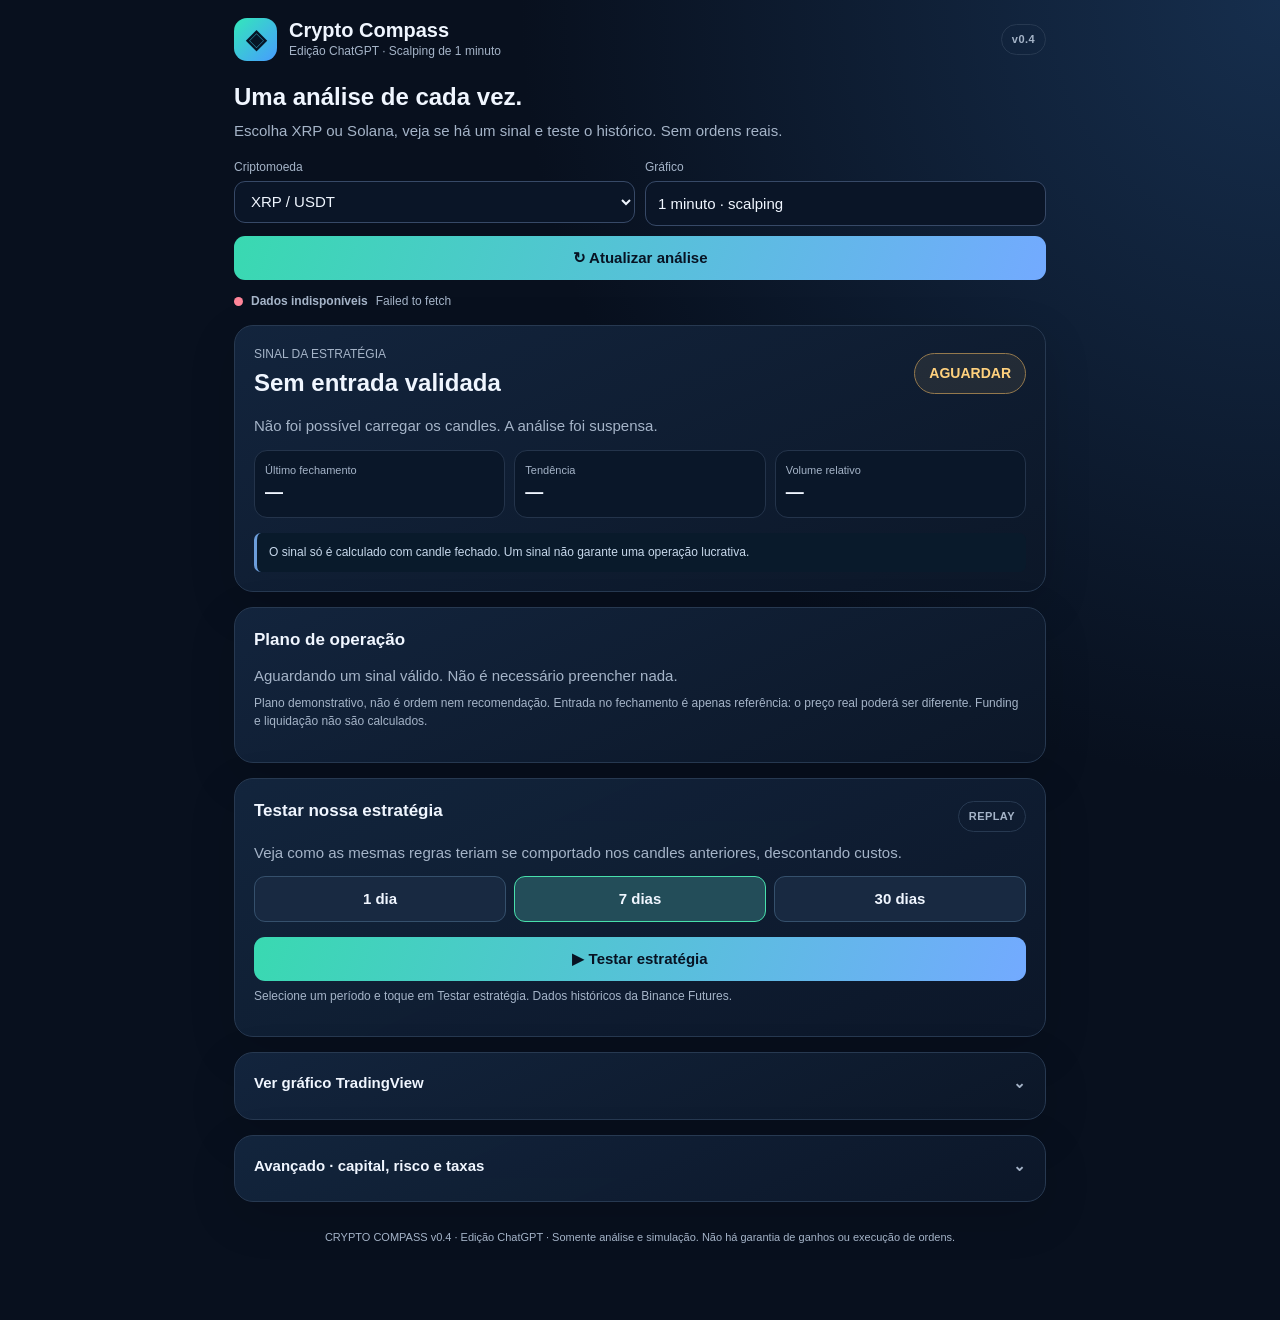
<file: crypto-compass-v0.4-preview.html>
<!doctype html>
<html lang="pt-BR">
<head>
<meta charset="utf-8">
<meta name="viewport" content="width=device-width,initial-scale=1,viewport-fit=cover">
<meta name="theme-color" content="#091120">
<title>Crypto Compass v0.4 · Scalping simples</title>
<style>
:root{color-scheme:dark;--bg:#08101e;--panel:#101e32;--muted:#a5b4c8;--edge:#273951;--ink:#f0f6ff;--green:#48e0ac;--red:#ff8599;--yellow:#ffd17d;--blue:#7ebdff}
*{box-sizing:border-box}body{margin:0;background:radial-gradient(ellipse at top right,#162e4d 0,transparent 42%),var(--bg);color:var(--ink);font:15px/1.55 -apple-system,BlinkMacSystemFont,"Segoe UI",sans-serif}
main{max-width:840px;margin:0 auto;padding:18px 14px 74px}header{display:flex;justify-content:space-between;align-items:center;gap:12px;margin-bottom:22px}
.brand{display:flex;align-items:center;gap:12px}.mark{background:linear-gradient(135deg,#33e8ba,#479cff);color:#051426;width:43px;height:43px;display:grid;place-items:center;border-radius:13px;font-weight:900;font-size:26px}
.brand strong{display:block;font-size:20px;line-height:1.2}.brand small,.sub,.hint{display:block;color:var(--muted);font-size:12px}.pill{font-size:11px;font-weight:800;letter-spacing:.04em;border:1px solid var(--edge);border-radius:30px;padding:6px 10px;color:var(--muted);white-space:nowrap}
h1{font-size:24px;line-height:1.2;margin:0 0 7px}h2{font-size:17px;margin:0 0 11px}p{margin:6px 0 12px}.muted{color:var(--muted)}.small{font-size:12px}.card{background:linear-gradient(155deg,rgba(19,37,62,.96),rgba(12,23,40,.98));border:1px solid var(--edge);border-radius:19px;padding:19px;margin-top:15px;box-shadow:0 15px 48px #0002}
.toolbar{display:grid;grid-template-columns:minmax(120px,1fr) minmax(130px,1fr);gap:10px;margin-top:16px}.toolbar .refresh{grid-column:1/-1}
select,input,button{font:inherit;min-height:44px;border-radius:11px}select,input{width:100%;border:1px solid #374967;background:#0a1527;color:var(--ink);padding:10px 12px}
input:focus,select:focus,button:focus-visible,summary:focus-visible{outline:2px solid var(--blue);outline-offset:2px}
button{background:#182941;border:1px solid #35506c;color:var(--ink);padding:10px 14px;cursor:pointer;font-weight:750}
button.primary{background:linear-gradient(110deg,#39d9b1,#73aaff);color:#071323;border:none}button[disabled]{opacity:.56;cursor:not-allowed}
.statusline{margin-top:12px;display:flex;gap:8px;align-items:center;flex-wrap:wrap;font-size:12px;color:var(--muted)}.dot{height:9px;width:9px;border-radius:50%;background:#71839b;display:inline-block}.dot.live{background:var(--green)}.dot.bad{background:var(--red)}
.signal{display:flex;justify-content:space-between;align-items:center;gap:10px;margin:0 0 13px}.signal strong{font-size:24px}.tag{padding:9px 14px;font-weight:850;border-radius:30px;font-size:14px}.tag.wait{color:var(--yellow);background:#ffce7c15;border:1px solid #94794d}.tag.long{color:var(--green);background:#38dfac18;border:1px solid #317967}.tag.short{color:var(--red);background:#ff859916;border:1px solid #a55b6a}
.grid{display:grid;grid-template-columns:repeat(3,1fr);gap:9px}.metric{background:#0a1729;border:1px solid #24344b;border-radius:13px;padding:11px 10px}.metric small{color:var(--muted);font-size:11px;display:block}.metric strong{font-size:18px;display:block;font-variant-numeric:tabular-nums}.green{color:var(--green)}.red{color:var(--red)}.yellow{color:var(--yellow)}
.note{background:#091a2b;border-left:3px solid #6c9dda;border-radius:7px;padding:10px 12px;font-size:12px;color:#c7d8eb}
.summary{display:flex;justify-content:space-between;align-items:center;gap:10px}summary{list-style:none;cursor:pointer;font-weight:800;padding:5px 0}summary::-webkit-details-marker{display:none}summary::after{content:"⌄";float:right;color:var(--muted)}details[open]>summary::after{content:"⌃"}details.card{padding-top:13px}details .inside{padding-top:12px}
.fields{display:grid;grid-template-columns:repeat(2,minmax(0,1fr));gap:10px}.field span{display:block;font-size:12px;color:var(--muted);margin-bottom:4px}.field input,.field select{min-height:42px}
.kv{display:flex;align-items:center;justify-content:space-between;gap:14px;border-bottom:1px solid #24344b;padding:9px 0}.kv:last-child{border-bottom:0}.kv strong{text-align:right;font-variant-numeric:tabular-nums}.spaced{margin-top:15px}.progress{height:6px;background:#1a2c43;border-radius:5px;margin-top:12px;overflow:hidden}.progress>div{width:0;height:100%;background:var(--green);transition:width .2s}
.columns{display:grid;grid-template-columns:1fr 1fr;gap:10px}.stat{border:1px solid var(--edge);border-radius:12px;padding:11px;background:#0b1729}.stat span{display:block;color:var(--muted);font-size:12px}.stat strong{font-size:23px}
.segment{display:flex;gap:8px;flex-wrap:wrap}.segment button{flex:1;min-width:70px}.segment button.selected{background:#234d59;border-color:var(--green)}
.tv{height:480px;width:100%;overflow:hidden;border-radius:12px;background:#0a1425}.tvmsg{font-size:12px;color:var(--muted);padding:12px}
table{border-collapse:collapse;width:100%;font-size:12px;min-width:480px}th,td{padding:9px 7px;text-align:left;border-bottom:1px solid #24344b}th{color:var(--muted)}.tablewrap{overflow-x:auto}
footer{padding-top:27px;color:var(--muted);font-size:11px;text-align:center}a{color:#96d1ff}
@media(max-width:400px){h1{font-size:22px}.card{padding:14px}.metric strong{font-size:15px}.grid{gap:5px}.metric{padding:8px}.pill{font-size:10px}}
</style>
</head>
<body>
<main>
<header><div class="brand"><span class="mark">◈</span><div><strong>Crypto Compass</strong><small>Edição ChatGPT · Scalping de 1 minuto</small></div></div><span class="pill">v0.4</span></header>
<h1>Uma análise de cada vez.</h1>
<p class="muted">Escolha XRP ou Solana, veja se há um sinal e teste o histórico. Sem ordens reais.</p>
<div class="toolbar">
<label class="field"><span>Criptomoeda</span><select id="asset"><option value="XRPUSDT">XRP / USDT</option><option value="SOLUSDT">SOL / USDT</option></select></label>
<div class="field"><span>Gráfico</span><input value="1 minuto · scalping" disabled></div>
<button class="primary refresh" id="refresh">↻ Atualizar análise</button>
</div>
<div class="statusline"><span class="dot" id="dot"></span><b id="connection">Conectando…</b><span id="lastCandle">Aguardando candles da Binance Futures</span></div>
<section class="card">
<div class="signal"><div><div class="sub">SINAL DA ESTRATÉGIA</div><strong id="statusTitle">Carregando…</strong></div><span class="tag wait" id="signal">AGUARDAR</span></div>
<p id="reason" class="muted">Carregando candles fechados de 1 minuto.</p>
<div class="grid">
<div class="metric"><small>Último fechamento</small><strong id="price">—</strong></div>
<div class="metric"><small>Tendência</small><strong id="trend">—</strong></div>
<div class="metric"><small>Volume relativo</small><strong id="volume">—</strong></div>
</div>
<div class="note spaced" id="interpret">O sinal só é calculado com candle fechado. Um sinal não garante uma operação lucrativa.</div>
</section>
<section class="card">
<h2>Plano de operação</h2>
<div id="noPlan" class="muted">Aguardando um sinal válido. Não é necessário preencher nada.</div>
<div id="plan" hidden>
<div class="grid">
<div class="metric"><small>Entrada teórica</small><strong id="entryPlan">—</strong></div>
<div class="metric"><small>Stop-loss</small><strong id="stopPlan">—</strong></div>
<div class="metric"><small>Take-profit</small><strong id="targetPlan">—</strong></div>
</div>
<div class="kv"><span>Margem estimada</span><strong id="marginPlan">—</strong></div>
<div class="kv"><span>Perda estimada no stop</span><strong class="red" id="lossPlan">—</strong></div>
<div class="kv"><span>Ganho estimado no alvo</span><strong class="green" id="gainPlan">—</strong></div>
</div>
<p class="small muted">Plano demonstrativo, não é ordem nem recomendação. Entrada no fechamento é apenas referência: o preço real poderá ser diferente. Funding e liquidação não são calculados.</p>
</section>
<section class="card">
<div class="summary"><h2>Testar nossa estratégia</h2><span class="pill">REPLAY</span></div>
<p class="muted">Veja como as mesmas regras teriam se comportado nos candles anteriores, descontando custos.</p>
<div class="segment" id="periods"><button type="button" data-days="1">1 dia</button><button type="button" data-days="7" class="selected">7 dias</button><button type="button" data-days="30">30 dias</button></div>
<button class="primary spaced" id="test" style="width:100%">▶ Testar estratégia</button>
<div class="progress" id="progress" hidden><div id="bar"></div></div>
<p id="testMessage" class="small muted">Selecione um período e toque em Testar estratégia. Dados históricos da Binance Futures.</p>
<div id="results" hidden>
<div class="columns">
<div class="stat"><span>Operações identificadas</span><strong id="trades">—</strong></div>
<div class="stat"><span>Acerto após custos</span><strong id="winNet">—</strong></div>
<div class="stat"><span>Acerto antes dos custos</span><strong id="winGross">—</strong></div>
<div class="stat"><span>Resultado líquido</span><strong id="netR">—</strong></div>
</div>
<div class="note spaced" id="verdict">—</div><p class="muted small">R significa uma unidade de risco planejado, não dólares. Ex.: +1 R equivale a ganhar o valor arriscado em uma operação; −1 R equivale a perdê-lo. Não são resultados reais.</p>
<div class="kv"><span>Resultado nos 30% mais recentes</span><strong id="validation">—</strong></div>
<div class="kv"><span>Maior queda acumulada</span><strong id="drawdown">—</strong></div>
<div class="kv"><span>Lucro bruto das operações vencedoras / perdas</span><strong id="profitFactor">—</strong></div>
<details class="spaced"><summary>Ver últimas operações</summary><div class="inside tablewrap"><table><thead><tr><th>Data</th><th>Lado</th><th>Motivo da saída</th><th>Antes</th><th>Depois</th></tr></thead><tbody id="rows"></tbody></table></div></details>
</div>
</section>
<details class="card" id="chartToggle"><summary>Ver gráfico TradingView</summary>
<div class="inside"><p class="small muted">Gráfico visual do contrato perpétuo Binance. A análise e o Replay usam uma consulta separada de candles Binance Futures, não extraem dados do TradingView nem da Axiom.</p><div id="tv" class="tv"><p class="tvmsg">Abra esta seção para carregar o gráfico.</p></div><a id="tvlink" target="_blank" rel="noopener noreferrer" href="https://www.tradingview.com/">Abrir no TradingView</a></div>
</details>
<details class="card"><summary>Avançado · capital, risco e taxas</summary>
<div class="inside"><p class="muted small">Esses números são estimativas editáveis, não taxas verificadas da sua Binance. Os custos são cobrados sobre o valor total da posição, não apenas sobre a margem.</p>
<div class="fields">
<label class="field"><span>Capital (USDT)</span><input type="number" id="equity" min="1" step="1" value="200" inputmode="decimal"></label>
<label class="field"><span>Risco máximo (%)</span><input type="number" id="risk" min=".1" max="10" step=".1" value="1" inputmode="decimal"></label>
<label class="field"><span>Alavancagem para estimar margem</span><input type="number" id="leverage" min="1" max="125" value="5" inputmode="numeric"></label>
<label class="field"><span>Taxa por lado (%)</span><input type="number" id="fee" min="0" max="1" step=".01" value=".05" inputmode="decimal"></label>
<label class="field"><span>Slippage por lado (%)</span><input type="number" id="slip" min="0" max="2" step=".01" value=".02" inputmode="decimal"></label>
</div>
<div class="note spaced">O risco calculado é estimado. Stops podem executar pior que o planejado; alavancagem pode produzir liquidação antes do stop.</div>
</div></details>
<footer>CRYPTO COMPASS v0.4 · Edição ChatGPT · Somente análise e simulação. Não há garantia de ganhos ou execução de ordens.</footer>
</main>
<script>
(function(){
'use strict';
const $=id=>document.getElementById(id);
const ms=60000;
let current=[],asset='XRPUSDT',socket=null,timer=null,request=null,dataAt=0,chosenDays=7,testing=false,historyAbort=null,widgetLoaded=false;const historyCache=new Map();
const money=n=>Number.isFinite(n)?'$ '+n.toLocaleString('en-US',{minimumFractionDigits:n<5?4:2,maximumFractionDigits:n<5?5:2}):'—';
const num=n=>Number(n).toLocaleString('pt-BR',{maximumFractionDigits:2});
const pct=n=>Number.isFinite(n)?num(n*100)+'%':'—';
const fmtR=n=>Number.isFinite(n)?num(n)+' R':'—';
const clamp=(n,a,b)=>Math.max(a,Math.min(b,n));
const wait=ms=>new Promise(resolve=>setTimeout(resolve,ms));
function settings(){return {equity:Number($('equity').value),risk:Number($('risk').value)/100,lev:Number($('leverage').value),fee:Number($('fee').value)/100,slip:Number($('slip').value)/100}}
function validSettings(s){return s.equity>0&&s.risk>0&&s.risk<=.1&&s.lev>=1&&s.lev<=125&&s.fee>=0&&s.fee<=.01&&s.slip>=0&&s.slip<=.02&&Object.values(s).every(Number.isFinite)}
function toCandles(rows){return rows.map(r=>({t:+r[0],o:+r[1],h:+r[2],l:+r[3],c:+r[4],v:+r[5],end:+r[6]})).filter(z=>Object.values(z).every(Number.isFinite)&&z.o>0&&z.l>0&&z.h>=Math.max(z.o,z.c)&&z.l<=Math.min(z.o,z.c))}
async function getBars(symbol,limit,endTime,signal){const u='https://fapi.binance.com/fapi/v1/klines?symbol='+encodeURIComponent(symbol)+'&interval=1m&limit='+limit+(endTime?'&endTime='+endTime:'');const res=await fetch(u,{cache:'no-store',signal});if(!res.ok)throw Error('Binance respondeu HTTP '+res.status);const body=await res.json();if(!Array.isArray(body))throw Error('Formato inesperado de candles');return toCandles(body)}
function indicator(c){const len=c.length,e9=[],e21=[],e50=[],rsi=[],atr=[],vwap=[],volume=[];
let avgG=0,avgL=0,prevATR=0,pv=0,sumV=0,sumVol=0,avg9=0,avg21=0,avg50=0;
const q9=2/10,q21=2/22,q50=2/51;
for(let i=0;i<len;i++){const z=c[i];avg9=i?avg9+q9*(z.c-avg9):z.c;avg21=i?avg21+q21*(z.c-avg21):z.c;avg50=i?avg50+q50*(z.c-avg50):z.c;e9.push(avg9);e21.push(avg21);e50.push(avg50);
const d=i?z.c-c[i-1].c:0,g=Math.max(0,d),l=Math.max(0,-d);
if(i<=7){avgG+=g;avgL+=l;if(i===7){avgG/=7;avgL/=7}}else{avgG=(avgG*6+g)/7;avgL=(avgL*6+l)/7}
rsi.push(i<7?NaN:avgL===0?(avgG===0?50:100):100-100/(1+avgG/avgL));
const tr=i?Math.max(z.h-z.l,Math.abs(z.h-c[i-1].c),Math.abs(z.l-c[i-1].c)):(z.h-z.l);
if(i<=14){prevATR+=tr;if(i===14)prevATR/=15}else prevATR=(prevATR*13+tr)/14;
atr.push(i<14?NaN:prevATR);
const typ=(z.h+z.l+z.c)/3;pv+=typ*z.v;sumV+=z.v;if(i>=60){const o=c[i-60];pv-=((o.h+o.l+o.c)/3)*o.v;sumV-=o.v}vwap.push(i>=59&&sumV>0?pv/sumV:NaN);
sumVol+=z.v;if(i>=20)sumVol-=c[i-20].v;volume.push(i>=20&&sumVol>0?z.v/(Math.max(.00000001,(sumVol-z.v+c[i-20].v)/20)):NaN);
}
return {e9,e21,e50,rsi,atr,vwap,volume};
}
function atSignal(c,ind,i,s){if(i<62)return {side:'WAIT',why:'Dados insuficientes.'};const z=c[i],volBase=c.slice(i-20,i).reduce((total,v)=>total+v.v,0)/20,vol=volBase?z.v/volBase:0,atr=ind.atr[i],vw=ind.vwap[i],r=ind.rsi[i];let hi=-Infinity,lo=Infinity;for(let j=i-5;j<i;j++){hi=Math.max(hi,c[j].h);lo=Math.min(lo,c[j].l)}
const up=ind.e9[i]>ind.e21[i]&&ind.e21[i]>ind.e50[i]&&z.c>vw;const down=ind.e9[i]<ind.e21[i]&&ind.e21[i]<ind.e50[i]&&z.c<vw;
const common={vol,trend:up?'ALTA':down?'BAIXA':'LATERAL',rsi:r,atr,price:z.c,side:'WAIT',why:'Faltou confirmação de tendência, volume ou rompimento.'};
if(!Number.isFinite(atr)||atr<=0||!Number.isFinite(vw))return {...common,why:'Indicadores insuficientes.'};
if(vol<1.25)return {...common,why:'Volume abaixo de 1,25 vez a média.'};
let side='WAIT';
if(up&&r>=52&&r<=75&&z.c>hi)side='LONG';
if(down&&r>=25&&r<=48&&z.c<lo)side='SHORT';
if(side==='WAIT')return common;
const stopDist=1.2*atr,costR=2*(s.fee+s.slip)*z.c/stopDist;
if(costR>.65)return {...common,why:'Custos estimados elevados para um stop tão curto ('+num(costR)+' R).'};
return {...common,side,stopDist,stop:side==='LONG'?z.c-stopDist:z.c+stopDist,target:side==='LONG'?z.c+1.8*stopDist:z.c-1.8*stopDist,why:'Rompimento confirmado com médias 9/21/50 alinhadas, VWAP, RSI e volume. Custos dentro do limite configurado.'};
}
function notify(text,level){$('connection').textContent=text;$('dot').className='dot '+(level||'')}
function waiting(message){$('signal').textContent='AGUARDAR';$('signal').className='tag wait';$('statusTitle').textContent='Sem entrada validada';$('reason').textContent=message;$('plan').hidden=true;$('noPlan').hidden=false}
function show(){if(current.length<65){waiting('Ainda não há candles fechados suficientes.');return}const last=current[current.length-1];$('price').textContent=money(last.c);$('lastCandle').textContent='Candle fechado às '+new Date(last.end).toLocaleTimeString('pt-BR',{hour:'2-digit',minute:'2-digit'});const stale=Date.now()-last.end>180000;const s=settings(),ind=indicator(current),a=atSignal(current,ind,current.length-1,s);$('trend').textContent=a.trend||'—';$('volume').textContent=Number.isFinite(a.vol)?num(a.vol)+'×':'—';if(stale){waiting('Último candle fechado está atrasado. Aguarde a reconexão ou toque em Atualizar análise.');$('interpret').textContent='Não use sinais antigos de 1 minuto.';return}
if(!validSettings(s)){waiting('Confira os valores da seção Avançado.');return}
$('reason').textContent=a.why;$('interpret').textContent='RSI(7): '+(Number.isFinite(a.rsi)?num(a.rsi):'—')+' · Tendência: '+a.trend+' · Volume: '+num(a.vol)+'×. A entrada é calculada apenas no fechamento do candle.';
if(a.side==='WAIT'){waiting(a.why);return}
$('signal').textContent=a.side;$('signal').className='tag '+(a.side==='LONG'?'long':'short');$('statusTitle').textContent=a.side==='LONG'?'Possível alta':'Possível queda';
const lossFrac=a.stopDist/a.price+2*(s.fee+s.slip),notional=Math.min(s.equity*s.lev,s.equity*s.risk/lossFrac);
const deltaStop=notional*lossFrac,deltaTarget=notional*(1.8*a.stopDist/a.price-2*(s.fee+s.slip));
$('entryPlan').textContent=money(a.price);$('stopPlan').textContent=money(a.stop);$('targetPlan').textContent=money(a.target);
$('marginPlan').textContent=money(notional/s.lev)+' (a '+num(s.lev)+'×)';
$('lossPlan').textContent='−'+money(deltaStop);$('gainPlan').textContent=deltaTarget>=0?'+'+money(deltaTarget):'−'+money(Math.abs(deltaTarget));
$('noPlan').hidden=true;$('plan').hidden=false;
}
function stopSocket(){if(timer){clearTimeout(timer);timer=null}const old=socket;socket=null;if(old){old.onclose=null;old.onmessage=null;old.close()}}
async function refresh(){const symbol=asset;stopSocket();if(request)request.abort();request=new AbortController();const signal=request.signal;$('refresh').disabled=true;notify('Buscando candles…');try{const bars=(await getBars(symbol,600,null,signal)).filter(z=>z.end<=Date.now());if(symbol!==asset||signal.aborted)return;if(bars.length<65)throw Error('Poucos candles fechados retornados');current=bars;dataAt=Date.now();show();notify('Histórico atualizado; conectando…');stream(symbol)}catch(e){if(signal.aborted)return;current=[];waiting('Não foi possível carregar os candles. A análise foi suspensa.');$('price').textContent='—';$('trend').textContent='—';$('volume').textContent='—';notify('Dados indisponíveis','bad');$('lastCandle').textContent=e.message}finally{if(symbol===asset)$('refresh').disabled=false}}
function stream(symbol){if(!('WebSocket' in window)){notify('Streaming indisponível');return}let attempt=0;
function connect(){if(symbol!==asset)return;let w;try{w=new WebSocket('wss://fstream.binance.com/ws/'+symbol.toLowerCase()+'@kline_1m')}catch(e){notify('Streaming indisponível','bad');return}socket=w;
w.onopen=()=>{if(w!==socket)return;attempt=0;notify('Conectado · Binance Futures','live')};
w.onmessage=e=>{if(w!==socket||symbol!==asset)return;let d;try{d=JSON.parse(e.data)}catch{return}if(d.e!=='kline'||!d.k||!d.k.x||d.k.s!==asset)return;
const k=d.k,bar={t:+k.t,o:+k.o,h:+k.h,l:+k.l,c:+k.c,v:+k.v,end:+k.T};
if(!Object.values(bar).every(Number.isFinite)||bar.l<=0||bar.h<Math.max(bar.o,bar.c)||bar.l>Math.min(bar.o,bar.c))return;
const previous=current.at(-1);if(!previous||bar.t>previous.t)current.push(bar);else if(bar.t===previous.t)current[current.length-1]=bar;else return;
current=current.slice(-600);dataAt=Date.now();show();
};
w.onerror=()=>{if(w===socket)notify('Conexão instável','bad')};
w.onclose=()=>{if(w!==socket||symbol!==asset)return;socket=null;attempt++;notify('Reconectando…','bad');timer=setTimeout(()=>{if(symbol===asset)refresh()},Math.min(30000,3000*Math.pow(2,Math.min(4,attempt))))}
}connect()}
function showTV(){if(widgetLoaded)return;widgetLoaded=true;const host=$('tv');host.textContent='';const wrap=document.createElement('div');wrap.className='tradingview-widget-container';wrap.style.cssText='height:100%;width:100%';const el=document.createElement('div');el.className='tradingview-widget-container__widget';el.style.cssText='height:100%;width:100%';wrap.appendChild(el);host.appendChild(wrap);const script=document.createElement('script');script.async=true;script.type='text/javascript';script.src='https://s3.tradingview.com/external-embedding/embed-widget-advanced-chart.js';
const sym=asset==='XRPUSDT'?'BINANCE:XRPUSDT.P':'BINANCE:SOLUSDT.P';
script.textContent=JSON.stringify({autosize:true,symbol:sym,interval:'1',timezone:'America/Sao_Paulo',theme:'dark',style:'1',locale:'br',hide_side_toolbar:true,allow_symbol_change:false,save_image:false,support_host:'https://www.tradingview.com'});
wrap.appendChild(script);$('tvlink').href='https://www.tradingview.com/chart/?symbol='+encodeURIComponent(sym);
}
function updateTV(){widgetLoaded=false;if($('chartToggle').open)showTV();else $('tv').innerHTML='<p class="tvmsg">Abra esta seção para carregar o gráfico.</p>'}
function replay(c,s,days){const ind=indicator(c),tr=[],cut=c.at(-1).t-days*86400000;let skipped=0,next=62;
for(let i=62;i<c.length-13;i++){if(c[i].t<cut||i<next)continue;const a=atSignal(c,ind,i,s);if(a.side==='WAIT'){if(a.why.startsWith('Custos estimados'))skipped++;continue}
const entry=c[i+1].o,dist=a.stopDist,sgn=a.side==='LONG'?1:-1,stop=entry-sgn*dist,target=entry+sgn*1.8*dist;
if(entry<=0||stop<=0||target<=0)continue;
let out=c[Math.min(i+12,c.length-1)].c,lastIndex=Math.min(i+12,c.length-1),why='Tempo';
for(let j=i+1;j<=lastIndex;j++){const b=c[j],hitStop=sgn===1?b.l<=stop:b.h>=stop,hitTarget=sgn===1?b.h>=target:b.l<=target;
if(hitStop){out=sgn===1?Math.min(stop,b.o):Math.max(stop,b.o);why='Stop';lastIndex=j;break}
if(hitTarget){out=target;why='Alvo';lastIndex=j;break}}
const gross=sgn*(out-entry)/dist,cost=(s.fee+s.slip)*(entry+out)/dist,net=gross-cost;
tr.push({t:c[i+1].t,side:a.side,why,gross,net});i=lastIndex;next=lastIndex+1}
return {tr,skipped};
}
function stats(tr){const n=tr.length;let grossWin=0,netWin=0,total=0,peak=0,dd=0,profits=0,losses=0;
for(const t of tr){if(t.gross>0)grossWin++;if(t.net>0){netWin++;profits+=t.net}else losses+=Math.abs(t.net);total+=t.net;peak=Math.max(peak,total);dd=Math.max(dd,peak-total)}
return {n,pre:n?grossWin/n:NaN,post:n?netWin/n:NaN,total,dd,pf:losses?profits/losses:profits?Infinity:NaN}}
async function history(days,symbol,signal,progress){const now=Date.now(),cutoff=now-(days*1440+90)*ms;let end=now,all=[],loops=0;
while(end>cutoff&&loops<36){if(signal.aborted)throw new DOMException('Cancelado','AbortError');const bars=await getBars(symbol,1500,end,signal);if(!bars.length)break;all.push(...bars);end=bars[0].t-1;loops++;progress(Math.min(.96,(now-end)/(now-cutoff)));if(end<=cutoff)break;await wait(110)}
const clean=new Map();for(const b of all)if(b.end<=now&&b.t>=cutoff)clean.set(b.t,b);
const sorted=[...clean.values()].sort((a,b)=>a.t-b.t);return sorted}
async function testHistory(){if(testing)return;const s=settings();if(!validSettings(s)){$('testMessage').textContent='Confira capital, risco, alavancagem e taxas em Avançado.';return}
testing=true;const sym=asset,days=chosenDays;$('results').hidden=true;$('test').disabled=true;$('progress').hidden=false;$('bar').style.width='0%';
historyAbort=new AbortController();const controller=historyAbort;
try{$('testMessage').textContent='Baixando candles fechados… Pode demorar, especialmente em 30 dias.';const key=sym+'_'+days,cached=historyCache.get(key),c=cached&&Date.now()-cached.when<120000?cached.bars:await history(days,sym,controller.signal,f=>{$('bar').style.width=Math.round(f*100)+'%';$('testMessage').textContent='Baixando histórico… '+Math.round(f*100)+'%'});if(!cached||Date.now()-cached.when>=120000){historyCache.set(key,{bars:c,when:Date.now()});if(historyCache.size>3)historyCache.delete(historyCache.keys().next().value)}
if(sym!==asset){$('testMessage').textContent='A moeda mudou. Faça um novo teste.';return}
if(c.length<days*1365){$('testMessage').textContent='Histórico incompleto ('+num(c.length)+' candles). Não vou apresentar um resultado que pareça representar '+days+' dia(s). Tente um período menor.';return}
let gaps=0;for(let i=1;i<c.length;i++)if(c[i].t-c[i-1].t!==60000)gaps++;if(gaps>5){$('testMessage').textContent='Histórico contém '+gaps+' intervalos sem candles. Replay suspenso para evitar conclusões enganosas.';return}
$('testMessage').textContent='Calculando as operações…';await wait(30);
const result=replay(c,s,days),all=stats(result.tr),split=c.at(-1).t-days*86400000*.3, recent=stats(result.tr.filter(x=>x.t>=split));
$('trades').textContent=num(all.n);$('winNet').textContent=pct(all.post);$('winGross').textContent=pct(all.pre);
$('netR').textContent=fmtR(all.total);$('netR').className=all.total>=0?'green':'red';
$('drawdown').textContent=fmtR(all.dd);$('profitFactor').textContent=Number.isFinite(all.pf)?num(all.pf):'—';
$('validation').textContent=recent.n+' operações · '+pct(recent.post)+' · '+fmtR(recent.total);
const msg=all.n<30?'Amostra pequena: '+all.n+' operações não permitem avaliar com confiança a estratégia.':all.total<=0?'A estratégia teve resultado líquido negativo nesse período. Não a utilize como sinal comprovado.':'Resultado positivo apenas neste período; não garante desempenho futuro.';
$('verdict').textContent=msg+' '+result.skipped+' oportunidades foram descartadas por custos elevados.';
$('rows').innerHTML='';result.tr.slice(-8).reverse().forEach(x=>{const row=document.createElement('tr');[new Date(x.t).toLocaleString('pt-BR',{day:'2-digit',month:'2-digit',hour:'2-digit',minute:'2-digit'}),x.side,x.why,fmtR(x.gross),fmtR(x.net)].forEach(v=>{const cell=document.createElement('td');cell.textContent=v;row.appendChild(cell)});$('rows').appendChild(row)});
$('results').hidden=false;$('bar').style.width='100%';$('testMessage').textContent=num(c.length)+' candles da Binance Futures · '+days+' dia(s) · custos: '+num((s.fee+s.slip)*200)+'% ida e volta · resultado histórico, não previsão.';
}catch(e){if(e.name==='AbortError')$('testMessage').textContent='Teste interrompido. Selecione a moeda e teste novamente.';else $('testMessage').textContent='Não foi possível completar o histórico: '+e.message+'. Nenhum resultado parcial foi apresentado.'}
finally{testing=false;$('test').disabled=false;$('progress').hidden=true;historyAbort=null}
}
$('refresh').addEventListener('click',refresh);
$('asset').addEventListener('change',()=>{asset=$('asset').value;if(historyAbort)historyAbort.abort();updateTV();current=[];$('price').textContent='—';$('trend').textContent='—';$('volume').textContent='—';waiting('Mudando a moeda…');refresh()});
$('periods').addEventListener('click',e=>{const btn=e.target.closest('[data-days]');if(!btn||testing)return;chosenDays=Number(btn.dataset.days);for(const b of $('periods').querySelectorAll('button'))b.classList.toggle('selected',b===btn)});
$('test').addEventListener('click',testHistory);
$('chartToggle').addEventListener('toggle',()=>{if($('chartToggle').open)showTV()});
for(const id of ['equity','risk','leverage','fee','slip'])$(id).addEventListener('input',()=>{if(current.length>65)show();if(!$('results').hidden){$('testMessage').textContent='Custos ou risco alterados. Rode o Replay novamente.';$('results').hidden=true}});
setInterval(()=>{if(current.length>65)show();if(socket&&socket.readyState===1&&Date.now()-dataAt>180000){notify('Sem candles recentes · atualize','bad')}},20000);
document.addEventListener('visibilitychange',()=>{if(!document.hidden&&(!current.length||Date.now()-dataAt>120000))refresh()});
refresh();
})();
</script>
</body>
</html>
</file>
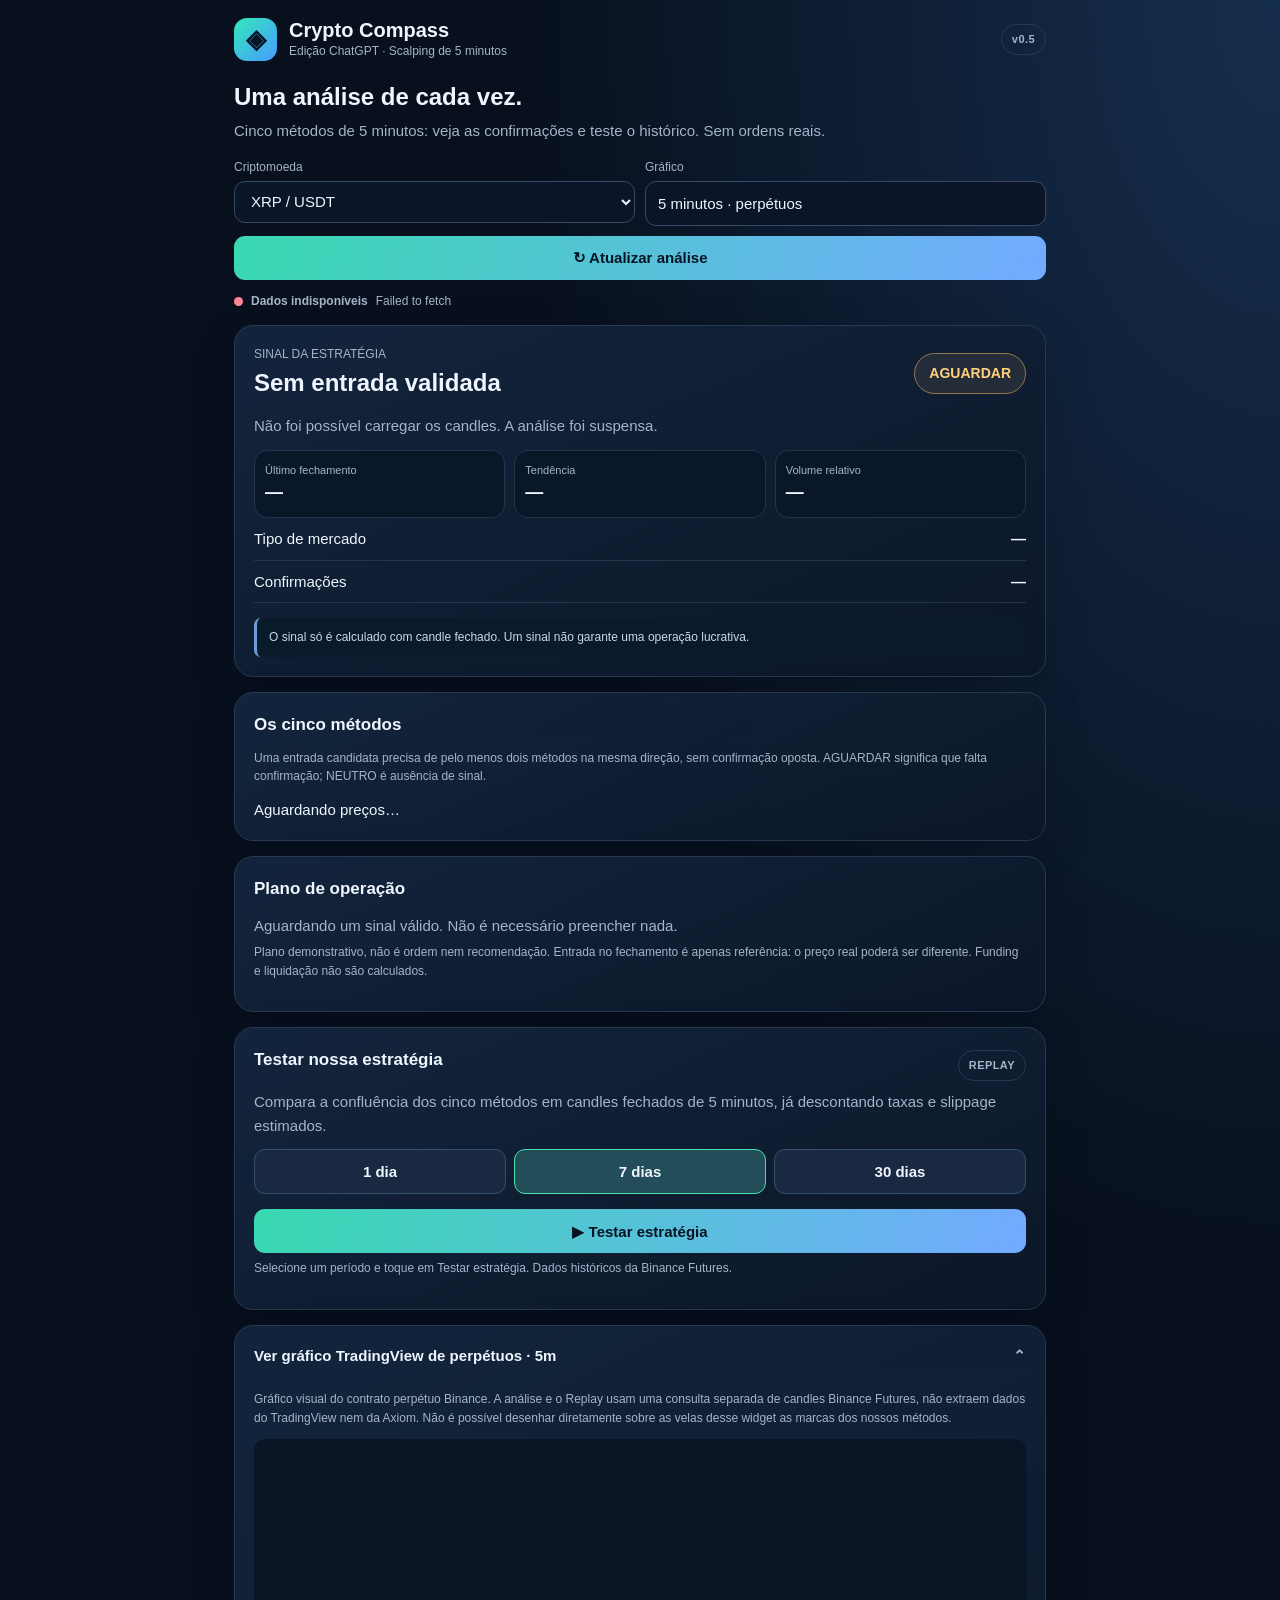
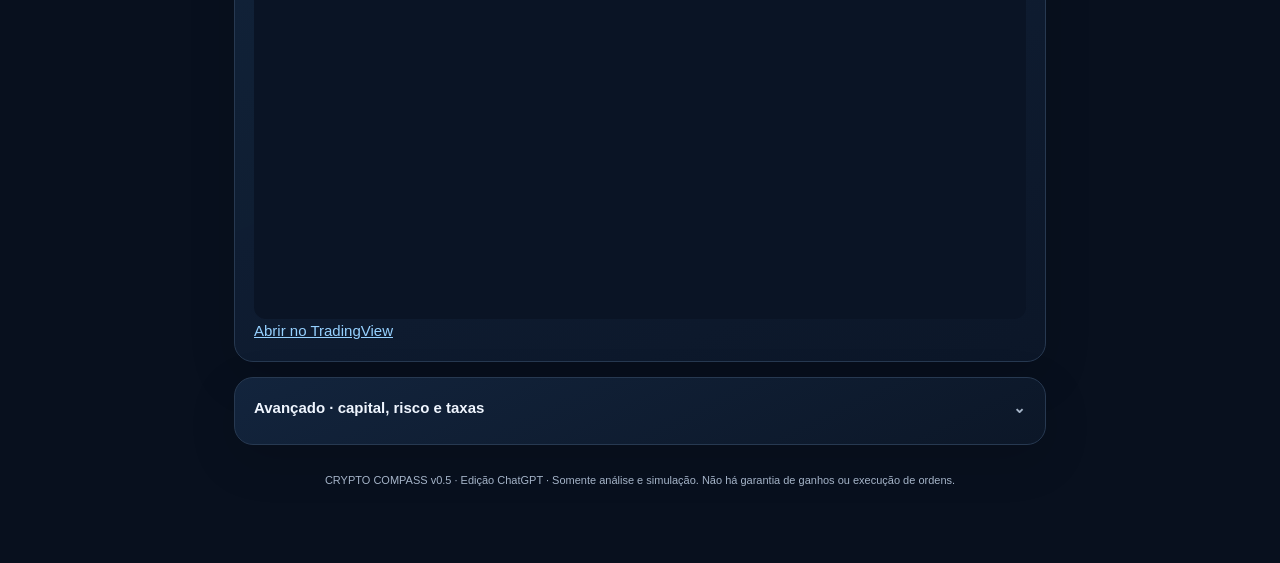
<file: crypto-compass-v0.5-preview.html>
<!doctype html>
<html lang="pt-BR">
<head>
<meta charset="utf-8">
<meta name="viewport" content="width=device-width,initial-scale=1,viewport-fit=cover">
<meta name="theme-color" content="#091120">
<title>Crypto Compass v0.5 · Confluência 5m</title>
<style>
:root{color-scheme:dark;--bg:#08101e;--panel:#101e32;--muted:#a5b4c8;--edge:#273951;--ink:#f0f6ff;--green:#48e0ac;--red:#ff8599;--yellow:#ffd17d;--blue:#7ebdff}
*{box-sizing:border-box}body{margin:0;background:radial-gradient(ellipse at top right,#162e4d 0,transparent 42%),var(--bg);color:var(--ink);font:15px/1.55 -apple-system,BlinkMacSystemFont,"Segoe UI",sans-serif}
main{max-width:840px;margin:0 auto;padding:18px 14px 74px}header{display:flex;justify-content:space-between;align-items:center;gap:12px;margin-bottom:22px}
.brand{display:flex;align-items:center;gap:12px}.mark{background:linear-gradient(135deg,#33e8ba,#479cff);color:#051426;width:43px;height:43px;display:grid;place-items:center;border-radius:13px;font-weight:900;font-size:26px}
.brand strong{display:block;font-size:20px;line-height:1.2}.brand small,.sub,.hint{display:block;color:var(--muted);font-size:12px}.pill{font-size:11px;font-weight:800;letter-spacing:.04em;border:1px solid var(--edge);border-radius:30px;padding:6px 10px;color:var(--muted);white-space:nowrap}
h1{font-size:24px;line-height:1.2;margin:0 0 7px}h2{font-size:17px;margin:0 0 11px}p{margin:6px 0 12px}.muted{color:var(--muted)}.small{font-size:12px}.card{background:linear-gradient(155deg,rgba(19,37,62,.96),rgba(12,23,40,.98));border:1px solid var(--edge);border-radius:19px;padding:19px;margin-top:15px;box-shadow:0 15px 48px #0002}
.toolbar{display:grid;grid-template-columns:minmax(120px,1fr) minmax(130px,1fr);gap:10px;margin-top:16px}.toolbar .refresh{grid-column:1/-1}
select,input,button{font:inherit;min-height:44px;border-radius:11px}select,input{width:100%;border:1px solid #374967;background:#0a1527;color:var(--ink);padding:10px 12px}
input:focus,select:focus,button:focus-visible,summary:focus-visible{outline:2px solid var(--blue);outline-offset:2px}
button{background:#182941;border:1px solid #35506c;color:var(--ink);padding:10px 14px;cursor:pointer;font-weight:750}
button.primary{background:linear-gradient(110deg,#39d9b1,#73aaff);color:#071323;border:none}button[disabled]{opacity:.56;cursor:not-allowed}
.statusline{margin-top:12px;display:flex;gap:8px;align-items:center;flex-wrap:wrap;font-size:12px;color:var(--muted)}.dot{height:9px;width:9px;border-radius:50%;background:#71839b;display:inline-block}.dot.live{background:var(--green)}.dot.bad{background:var(--red)}
.signal{display:flex;justify-content:space-between;align-items:center;gap:10px;margin:0 0 13px}.signal strong{font-size:24px}.tag{padding:9px 14px;font-weight:850;border-radius:30px;font-size:14px}.tag.wait{color:var(--yellow);background:#ffce7c15;border:1px solid #94794d}.tag.long{color:var(--green);background:#38dfac18;border:1px solid #317967}.tag.short{color:var(--red);background:#ff859916;border:1px solid #a55b6a}
.grid{display:grid;grid-template-columns:repeat(3,1fr);gap:9px}.metric{background:#0a1729;border:1px solid #24344b;border-radius:13px;padding:11px 10px}.metric small{color:var(--muted);font-size:11px;display:block}.metric strong{font-size:18px;display:block;font-variant-numeric:tabular-nums}.green{color:var(--green)}.red{color:var(--red)}.yellow{color:var(--yellow)}
.note{background:#091a2b;border-left:3px solid #6c9dda;border-radius:7px;padding:10px 12px;font-size:12px;color:#c7d8eb}
.summary{display:flex;justify-content:space-between;align-items:center;gap:10px}summary{list-style:none;cursor:pointer;font-weight:800;padding:5px 0}summary::-webkit-details-marker{display:none}summary::after{content:"⌄";float:right;color:var(--muted)}details[open]>summary::after{content:"⌃"}details.card{padding-top:13px}details .inside{padding-top:12px}
.fields{display:grid;grid-template-columns:repeat(2,minmax(0,1fr));gap:10px}.field span{display:block;font-size:12px;color:var(--muted);margin-bottom:4px}.field input,.field select{min-height:42px}
.kv{display:flex;align-items:center;justify-content:space-between;gap:14px;border-bottom:1px solid #24344b;padding:9px 0}.kv:last-child{border-bottom:0}.kv strong{text-align:right;font-variant-numeric:tabular-nums}.spaced{margin-top:15px}.progress{height:6px;background:#1a2c43;border-radius:5px;margin-top:12px;overflow:hidden}.progress>div{width:0;height:100%;background:var(--green);transition:width .2s}
.columns{display:grid;grid-template-columns:1fr 1fr;gap:10px}.stat{border:1px solid var(--edge);border-radius:12px;padding:11px;background:#0b1729}.stat span{display:block;color:var(--muted);font-size:12px}.stat strong{font-size:23px}
.segment{display:flex;gap:8px;flex-wrap:wrap}.segment button{flex:1;min-width:70px}.segment button.selected{background:#234d59;border-color:var(--green)}
.tv{height:480px;width:100%;overflow:hidden;border-radius:12px;background:#0a1425}.tvmsg{font-size:12px;color:var(--muted);padding:12px}
table{border-collapse:collapse;width:100%;font-size:12px;min-width:480px}th,td{padding:9px 7px;text-align:left;border-bottom:1px solid #24344b}th{color:var(--muted)}.tablewrap{overflow-x:auto}
footer{padding-top:27px;color:var(--muted);font-size:11px;text-align:center}a{color:#96d1ff}
@media(max-width:400px){h1{font-size:22px}.card{padding:14px}.metric strong{font-size:15px}.grid{gap:5px}.metric{padding:8px}.pill{font-size:10px}}
.methods{display:grid;gap:8px}.method{background:#0b192a;border:1px solid var(--edge);border-radius:11px;padding:10px;display:flex;justify-content:space-between;align-items:center;gap:8px}.method .detail{font-size:12px;color:var(--muted)}.method .state{font-size:11px;font-weight:800;white-space:nowrap}.method .state.LONG{color:var(--green)}.method .state.SHORT{color:var(--red)}.method .state.WAIT{color:var(--yellow)}.method .state.NEUTRAL{color:var(--muted)}
</style>
</head>
<body>
<main>
<header><div class="brand"><span class="mark">◈</span><div><strong>Crypto Compass</strong><small>Edição ChatGPT · Scalping de 5 minutos</small></div></div><span class="pill">v0.5</span></header>
<h1>Uma análise de cada vez.</h1>
<p class="muted">Cinco métodos de 5 minutos: veja as confirmações e teste o histórico. Sem ordens reais.</p>
<div class="toolbar">
<label class="field"><span>Criptomoeda</span><select id="asset"><option value="XRPUSDT">XRP / USDT</option><option value="SOLUSDT">SOL / USDT</option></select></label>
<div class="field"><span>Gráfico</span><input value="5 minutos · perpétuos" disabled></div>
<button class="primary refresh" id="refresh">↻ Atualizar análise</button>
</div>
<div class="statusline"><span class="dot" id="dot"></span><b id="connection">Conectando…</b><span id="lastCandle">Aguardando candles da Binance Futures</span></div>
<section class="card">
<div class="signal"><div><div class="sub">SINAL DA ESTRATÉGIA</div><strong id="statusTitle">Carregando…</strong></div><span class="tag wait" id="signal">AGUARDAR</span></div>
<p id="reason" class="muted">Carregando candles fechados de 5 minutos.</p>
<div class="grid">
<div class="metric"><small>Último fechamento</small><strong id="price">—</strong></div>
<div class="metric"><small>Tendência</small><strong id="trend">—</strong></div>
<div class="metric"><small>Volume relativo</small><strong id="volume">—</strong></div>
</div>
<div class="kv"><span>Tipo de mercado</span><strong id="regime">—</strong></div><div class="kv"><span>Confirmações</span><strong id="confluence">—</strong></div><div class="note spaced" id="interpret">O sinal só é calculado com candle fechado. Um sinal não garante uma operação lucrativa.</div>
</section>
<section class="card"><h2>Os cinco métodos</h2><p class="muted small">Uma entrada candidata precisa de pelo menos dois métodos na mesma direção, sem confirmação oposta. AGUARDAR significa que falta confirmação; NEUTRO é ausência de sinal.</p><div id="methods" class="methods">Aguardando preços…</div></section>
<section class="card">
<h2>Plano de operação</h2>
<div id="noPlan" class="muted">Aguardando um sinal válido. Não é necessário preencher nada.</div>
<div id="plan" hidden>
<div class="grid">
<div class="metric"><small>Entrada teórica</small><strong id="entryPlan">—</strong></div>
<div class="metric"><small>Stop-loss</small><strong id="stopPlan">—</strong></div>
<div class="metric"><small>Take-profit</small><strong id="targetPlan">—</strong></div>
</div>
<div class="kv"><span>Margem estimada</span><strong id="marginPlan">—</strong></div>
<div class="kv"><span>Perda estimada no stop</span><strong class="red" id="lossPlan">—</strong></div>
<div class="kv"><span>Ganho estimado no alvo</span><strong class="green" id="gainPlan">—</strong></div>
</div>
<p class="small muted">Plano demonstrativo, não é ordem nem recomendação. Entrada no fechamento é apenas referência: o preço real poderá ser diferente. Funding e liquidação não são calculados.</p>
</section>
<section class="card">
<div class="summary"><h2>Testar nossa estratégia</h2><span class="pill">REPLAY</span></div>
<p class="muted">Compara a confluência dos cinco métodos em candles fechados de 5 minutos, já descontando taxas e slippage estimados.</p>
<div class="segment" id="periods"><button type="button" data-days="1">1 dia</button><button type="button" data-days="7" class="selected">7 dias</button><button type="button" data-days="30">30 dias</button></div>
<button class="primary spaced" id="test" style="width:100%">▶ Testar estratégia</button>
<div class="progress" id="progress" hidden><div id="bar"></div></div>
<p id="testMessage" class="small muted">Selecione um período e toque em Testar estratégia. Dados históricos da Binance Futures.</p>
<div id="results" hidden>
<div class="columns">
<div class="stat"><span>Operações identificadas</span><strong id="trades">—</strong></div>
<div class="stat"><span>Acerto após custos</span><strong id="winNet">—</strong></div>
<div class="stat"><span>Acerto antes dos custos</span><strong id="winGross">—</strong></div>
<div class="stat"><span>Resultado líquido</span><strong id="netR">—</strong></div>
</div>
<div class="note spaced" id="verdict">—</div><p class="muted small">R significa uma unidade de risco planejado, não dólares. Ex.: +1 R equivale a ganhar o valor arriscado em uma operação; −1 R equivale a perdê-lo. Não são resultados reais.</p>
<div class="kv"><span>Resultado nos 30% mais recentes</span><strong id="validation">—</strong></div>
<div class="kv"><span>Entradas descartadas por custos</span><strong id="blockedCost">—</strong></div><div class="kv"><span>Maior queda acumulada</span><strong id="drawdown">—</strong></div>
<div class="kv"><span>Lucro bruto das operações vencedoras / perdas</span><strong id="profitFactor">—</strong></div>
<details class="spaced"><summary>Ver últimas operações</summary><div class="inside tablewrap"><table><thead><tr><th>Data</th><th>Lado</th><th>Métodos</th><th>Motivo da saída</th><th>Antes</th><th>Depois</th></tr></thead><tbody id="rows"></tbody></table></div></details>
</div>
</section>
<details class="card" id="chartToggle" open><summary>Ver gráfico TradingView de perpétuos · 5m</summary>
<div class="inside"><p class="small muted">Gráfico visual do contrato perpétuo Binance. A análise e o Replay usam uma consulta separada de candles Binance Futures, não extraem dados do TradingView nem da Axiom. Não é possível desenhar diretamente sobre as velas desse widget as marcas dos nossos métodos.</p><div id="tv" class="tv"><p class="tvmsg">Abra esta seção para carregar o gráfico.</p></div><a id="tvlink" target="_blank" rel="noopener noreferrer" href="https://www.tradingview.com/">Abrir no TradingView</a></div>
</details>
<details class="card"><summary>Avançado · capital, risco e taxas</summary>
<div class="inside"><p class="muted small">Esses números são estimativas editáveis, não taxas verificadas da sua Binance. Os custos são cobrados sobre o valor total da posição, não apenas sobre a margem.</p>
<div class="fields">
<label class="field"><span>Capital (USDT)</span><input type="number" id="equity" min="1" step="1" value="200" inputmode="decimal"></label>
<label class="field"><span>Risco máximo (%)</span><input type="number" id="risk" min=".1" max="10" step=".1" value="1" inputmode="decimal"></label>
<label class="field"><span>Alavancagem para estimar margem</span><input type="number" id="leverage" min="1" max="125" value="5" inputmode="numeric"></label>
<label class="field"><span>Taxa por lado (%)</span><input type="number" id="fee" min="0" max="1" step=".01" value=".05" inputmode="decimal"></label>
<label class="field"><span>Slippage por lado (%)</span><input type="number" id="slip" min="0" max="2" step=".01" value=".02" inputmode="decimal"></label>
</div>
<div class="note spaced">O risco calculado é estimado. Stops podem executar pior que o planejado; alavancagem pode produzir liquidação antes do stop.</div>
</div></details>
<footer>CRYPTO COMPASS v0.5 · Edição ChatGPT · Somente análise e simulação. Não há garantia de ganhos ou execução de ordens.</footer>
</main>
<script>
(function(){
'use strict';
const $=id=>document.getElementById(id);
const ms=300000;
let current=[],asset='XRPUSDT',socket=null,timer=null,request=null,dataAt=0,chosenDays=7,testing=false,historyAbort=null,widgetLoaded=false;const historyCache=new Map();
const money=n=>Number.isFinite(n)?'$ '+n.toLocaleString('en-US',{minimumFractionDigits:n<5?4:2,maximumFractionDigits:n<5?5:2}):'—';
const num=n=>Number(n).toLocaleString('pt-BR',{maximumFractionDigits:2});
const pct=n=>Number.isFinite(n)?num(n*100)+'%':'—';
const fmtR=n=>Number.isFinite(n)?num(n)+' R':'—';
const clamp=(n,a,b)=>Math.max(a,Math.min(b,n));
const wait=ms=>new Promise(resolve=>setTimeout(resolve,ms));
function settings(){return {equity:Number($('equity').value),risk:Number($('risk').value)/100,lev:Number($('leverage').value),fee:Number($('fee').value)/100,slip:Number($('slip').value)/100}}
function validSettings(s){return s.equity>0&&s.risk>0&&s.risk<=.1&&s.lev>=1&&s.lev<=125&&s.fee>=0&&s.fee<=.01&&s.slip>=0&&s.slip<=.02&&Object.values(s).every(Number.isFinite)}
function toCandles(rows){return rows.map(r=>({t:+r[0],o:+r[1],h:+r[2],l:+r[3],c:+r[4],v:+r[5],end:+r[6]})).filter(z=>Object.values(z).every(Number.isFinite)&&z.o>0&&z.l>0&&z.h>=Math.max(z.o,z.c)&&z.l<=Math.min(z.o,z.c))}
async function getBars(symbol,limit,endTime,signal){const u='https://fapi.binance.com/fapi/v1/klines?symbol='+encodeURIComponent(symbol)+'&interval=5m&limit='+limit+(endTime?'&endTime='+endTime:'');const res=await fetch(u,{cache:'no-store',signal});if(!res.ok)throw Error('Binance respondeu HTTP '+res.status);const body=await res.json();if(!Array.isArray(body))throw Error('Formato inesperado de candles');return toCandles(body)}
function indicator(c){const len=c.length,e9=[],e21=[],e50=[],rsi=[],atr=[],vwap=[],volume=[];
let avgG=0,avgL=0,prevATR=0,pv=0,sumV=0,sumVol=0,avg9=0,avg21=0,avg50=0;
const q9=2/10,q21=2/22,q50=2/51;
for(let i=0;i<len;i++){const z=c[i];avg9=i?avg9+q9*(z.c-avg9):z.c;avg21=i?avg21+q21*(z.c-avg21):z.c;avg50=i?avg50+q50*(z.c-avg50):z.c;e9.push(avg9);e21.push(avg21);e50.push(avg50);
const d=i?z.c-c[i-1].c:0,g=Math.max(0,d),l=Math.max(0,-d);
if(i<=7){avgG+=g;avgL+=l;if(i===7){avgG/=7;avgL/=7}}else{avgG=(avgG*6+g)/7;avgL=(avgL*6+l)/7}
rsi.push(i<7?NaN:avgL===0?(avgG===0?50:100):100-100/(1+avgG/avgL));
const tr=i?Math.max(z.h-z.l,Math.abs(z.h-c[i-1].c),Math.abs(z.l-c[i-1].c)):(z.h-z.l);
if(i<=14){prevATR+=tr;if(i===14)prevATR/=15}else prevATR=(prevATR*13+tr)/14;
atr.push(i<14?NaN:prevATR);
const typ=(z.h+z.l+z.c)/3;pv+=typ*z.v;sumV+=z.v;if(i>=60){const o=c[i-60];pv-=((o.h+o.l+o.c)/3)*o.v;sumV-=o.v}vwap.push(i>=59&&sumV>0?pv/sumV:NaN);
sumVol+=z.v;if(i>=20)sumVol-=c[i-20].v;volume.push(i>=20&&sumVol>0?z.v/(Math.max(.00000001,(sumVol-z.v+c[i-20].v)/20)):NaN);
}
return {e9,e21,e50,rsi,atr,vwap,volume};
}

const NAMES=['Pullback EMA 9/21','Rompimento e volume','Reação na VWAP','Suporte e resistência','Bollinger + RSI'];
function atSignal(c,k,i,s){
 const blank=NAMES.map(name=>({name,status:'NEUTRAL',why:'Aguardando histórico.'}));
 if(i<115)return {side:'WAIT',why:'Poucos candles fechados.',methods:blank,counts:{LONG:0,SHORT:0},trend:'—',regime:'—',vol:NaN};
 const z=c[i],p=c[i-1],atr=k.atr[i],vw=k.vwap[i],r=k.rsi[i],e9=k.e9[i],e21=k.e21[i],e50=k.e50[i];
 if(!Number.isFinite(atr)||atr<=0||!Number.isFinite(vw))return {side:'WAIT',why:'Indicadores insuficientes.',methods:blank,counts:{LONG:0,SHORT:0},regime:'—',vol:NaN};
 const avg=c.slice(i-20,i).reduce((a,b)=>a+b.v,0)/20,vol=avg?z.v/avg:0;
 const slope=(e21-k.e21[i-6])/atr,spread=(e21-e50)/atr;
 let regime=(Math.abs(slope)<.48&&Math.abs(spread)<.95)?'LATERAL':(slope>.26&&e9>e21&&e21>e50)?'ALTA':(slope<-.26&&e9<e21&&e21<e50)?'BAIXA':'TRANSIÇÃO';
 const up=regime==='ALTA',down=regime==='BAIXA',range=regime==='LATERAL',bull=z.c>z.o&&z.c>p.c,bear=z.c<z.o&&z.c<p.c;
 const m=NAMES.map(name=>({name,status:'NEUTRAL',why:'Sem sinal confirmado.'}));
 function mark(j,status,why){m[j]={name:NAMES[j],status,why}}
 const from=c.slice(i-3,i+1),touchUp=from.some((b,j)=>b.l<=k.e9[i-3+j]+.20*atr&&b.h>=k.e21[i-3+j]-.2*atr),touchDown=from.some((b,j)=>b.h>=k.e9[i-3+j]-.20*atr&&b.l<=k.e21[i-3+j]+.2*atr);
 if(up&&touchUp&&z.c>e9&&bull&&r>45&&r<78)mark(0,'LONG','Retomada de alta após tocar a região das EMAs.');
 else if(down&&touchDown&&z.c<e9&&bear&&r>22&&r<55)mark(0,'SHORT','Retomada de baixa após tocar as EMAs.');
 else if((up&&touchUp)||(down&&touchDown))mark(0,'WAIT','Aguardando reação nas médias.');
 const hi=Math.max(...c.slice(i-12,i).map(v=>v.h)),lo=Math.min(...c.slice(i-12,i).map(v=>v.l));
 const res=Math.max(...c.slice(i-13,i-1).map(v=>v.h)),sup=Math.min(...c.slice(i-13,i-1).map(v=>v.l));
 const brokeUp=p.c>res&&z.l<=res+.3*atr&&z.c>res&&bull,brokeDown=p.c<sup&&z.h>=sup-.3*atr&&z.c<sup&&bear;
 const freshUp=z.c>hi&&vol>=1.4&&bull,freshDown=z.c<lo&&vol>=1.4&&bear;
 if((up||regime==='TRANSIÇÃO')&&(freshUp||brokeUp)&&vol>1.1)mark(1,'LONG','Rompimento de resistência com volume.');
 else if((down||regime==='TRANSIÇÃO')&&(freshDown||brokeDown)&&vol>1.1)mark(1,'SHORT','Rompimento de suporte com volume.');
 else if(freshUp||freshDown||brokeUp||brokeDown)mark(1,'WAIT','Rompimento sem todas as confirmações.');
 if(up&&vw>k.vwap[i-3]&&z.l<=vw+.6*atr&&z.c>vw&&bull&&r>47)mark(2,'LONG','Reação acima da VWAP com tendência.');
 else if(down&&vw<k.vwap[i-3]&&z.h>=vw-.6*atr&&z.c<vw&&bear&&r<53)mark(2,'SHORT','Reação abaixo da VWAP com tendência.');
 else if((up||down)&&Math.abs(z.c-vw)<.75*atr)mark(2,'WAIT','Próximo à VWAP, sem reação confirmada.');
 const prior=c.slice(i-28,i),support=Math.min(...prior.map(v=>v.l)),resistance=Math.max(...prior.map(v=>v.h));
 if(range&&resistance-support>1.8*atr){
 if(z.l<=support+.3*atr&&z.c>support+.2*atr&&bull&&r<58)mark(3,'LONG','Reação no suporte da faixa lateral.');
 else if(z.h>=resistance-.3*atr&&z.c<resistance-.2*atr&&bear&&r>42)mark(3,'SHORT','Rejeição na resistência da faixa lateral.');
 else if(z.l<support+.6*atr||z.h>resistance-.6*atr)mark(3,'WAIT','Próximo ao suporte ou resistência.');
 }
 const last20=c.slice(i-19,i+1),mean=last20.reduce((a,v)=>a+v.c,0)/20,sd=Math.sqrt(last20.reduce((a,v)=>a+(v.c-mean)**2,0)/20),lower=mean-2*sd,upper=mean+2*sd;
 if(range&&z.l<=lower+.2*atr&&bull&&r<=43)mark(4,'LONG','Reação na banda inferior com RSI baixo.');
 else if(range&&z.h>=upper-.2*atr&&bear&&r>=57)mark(4,'SHORT','Reação na banda superior com RSI alto.');
 else if(range&&(z.l<=lower+.55*atr||z.h>=upper-.55*atr))mark(4,'WAIT','Próximo das bandas, aguardando reação.');
 const counts={LONG:m.filter(x=>x.status==='LONG').length,SHORT:m.filter(x=>x.status==='SHORT').length};
 let side=counts.LONG>=2&&counts.SHORT===0?'LONG':counts.SHORT>=2&&counts.LONG===0?'SHORT':'WAIT';
 let why=counts.LONG&&counts.SHORT?'Sinais contrários: entrada bloqueada.':'Menos de duas confirmações na mesma direção.';
 const common={side,why,methods:m,counts,regime,trend:regime,vol,rsi:r,atr,price:z.c};
 if(side==='WAIT')return common;
 const stopDist=(range?1.2:1.4)*atr,targetMult=range?1.45:1.7,costR=2*(s.fee+s.slip)*z.c/stopDist;
 if(!Number.isFinite(costR)||costR>.65)return {...common,side:'WAIT',why:'Confirmação '+counts[side]+'/5, mas custos estimados altos ('+num(costR)+' R).',blockedByCost:true};
 return {...common,stopDist,targetMult,stop:side==='LONG'?z.c-stopDist:z.c+stopDist,target:side==='LONG'?z.c+targetMult*stopDist:z.c-targetMult*stopDist,why:counts[side]+' métodos confirmaram '+side+'. Nenhum sinal contrário e custos dentro do limite.'}
}
function methodsUI(a){const el=$('methods');el.textContent='';for(const m of a?.methods||[]){const row=document.createElement('div');row.className='method';const left=document.createElement('div');const t=document.createElement('b');t.textContent=m.name;const p=document.createElement('div');p.className='detail';p.textContent=m.why;left.append(t,p);const badge=document.createElement('span');badge.className='state '+m.status;badge.textContent=m.status==='NEUTRAL'?'NEUTRO':m.status==='WAIT'?'AGUARDAR':m.status;row.append(left,badge);el.append(row)}}

function notify(text,level){$('connection').textContent=text;$('dot').className='dot '+(level||'')}
function waiting(message){$('signal').textContent='AGUARDAR';$('signal').className='tag wait';$('statusTitle').textContent='Sem entrada validada';$('reason').textContent=message;$('plan').hidden=true;$('noPlan').hidden=false}
function show(){if(current.length<115){waiting('Ainda não há candles fechados suficientes.');return}const last=current[current.length-1];$('price').textContent=money(last.c);$('lastCandle').textContent='Candle fechado às '+new Date(last.end).toLocaleTimeString('pt-BR',{hour:'2-digit',minute:'2-digit'});const stale=Date.now()-last.end>720000;const s=settings(),ind=indicator(current),a=atSignal(current,ind,current.length-1,s);$('regime').textContent=a.regime||'—';$('confluence').textContent=(a.counts?.LONG||0)+' LONG · '+(a.counts?.SHORT||0)+' SHORT';methodsUI(a);$('trend').textContent=a.trend||'—';$('volume').textContent=Number.isFinite(a.vol)?num(a.vol)+'×':'—';if(stale){waiting('Último candle fechado está atrasado. Aguarde a reconexão ou toque em Atualizar análise.');$('interpret').textContent='Não use sinais antigos de 5 minutos.';return}
if(!validSettings(s)){waiting('Confira os valores da seção Avançado.');return}
$('reason').textContent=a.why;$('interpret').textContent='RSI(7): '+(Number.isFinite(a.rsi)?num(a.rsi):'—')+'  · Cenário: '+a.trend+' · Volume: '+num(a.vol)+'×. A entrada é calculada apenas no fechamento do candle.';
if(a.side==='WAIT'){waiting(a.why);return}
$('signal').textContent=a.side;$('signal').className='tag '+(a.side==='LONG'?'long':'short');$('statusTitle').textContent=a.side==='LONG'?'Possível alta':'Possível queda';
const lossFrac=a.stopDist/a.price+2*(s.fee+s.slip),notional=Math.min(s.equity*s.lev,s.equity*s.risk/lossFrac);
const deltaStop=notional*lossFrac,deltaTarget=notional*(a.targetMult*a.stopDist/a.price-2*(s.fee+s.slip));
$('entryPlan').textContent=money(a.price);$('stopPlan').textContent=money(a.stop);$('targetPlan').textContent=money(a.target);
$('marginPlan').textContent=money(notional/s.lev)+' (a '+num(s.lev)+'×)';
$('lossPlan').textContent='−'+money(deltaStop);$('gainPlan').textContent=deltaTarget>=0?'+'+money(deltaTarget):'−'+money(Math.abs(deltaTarget));
$('noPlan').hidden=true;$('plan').hidden=false;
}
function stopSocket(){if(timer){clearTimeout(timer);timer=null}const old=socket;socket=null;if(old){old.onclose=null;old.onmessage=null;old.close()}}
async function refresh(){const symbol=asset;stopSocket();if(request)request.abort();request=new AbortController();const signal=request.signal;$('refresh').disabled=true;notify('Buscando candles…');try{const bars=(await getBars(symbol,600,null,signal)).filter(z=>z.end<=Date.now());if(symbol!==asset||signal.aborted)return;if(bars.length<115)throw Error('Poucos candles fechados retornados');current=bars;dataAt=Date.now();show();notify('Histórico atualizado; conectando…');stream(symbol)}catch(e){if(signal.aborted)return;current=[];waiting('Não foi possível carregar os candles. A análise foi suspensa.');$('price').textContent='—';$('trend').textContent='—';$('volume').textContent='—';notify('Dados indisponíveis','bad');$('lastCandle').textContent=e.message}finally{if(symbol===asset)$('refresh').disabled=false}}
function stream(symbol){if(!('WebSocket' in window)){notify('Streaming indisponível');return}let attempt=0;
function connect(){if(symbol!==asset)return;let w;try{w=new WebSocket('wss://fstream.binance.com/ws/'+symbol.toLowerCase()+'@kline_5m')}catch(e){notify('Streaming indisponível','bad');return}socket=w;
w.onopen=()=>{if(w!==socket)return;attempt=0;notify('Conectado · Binance Futures','live')};
w.onmessage=e=>{if(w!==socket||symbol!==asset)return;let d;try{d=JSON.parse(e.data)}catch{return}if(d.e!=='kline'||!d.k||!d.k.x||d.k.s!==asset)return;
const k=d.k,bar={t:+k.t,o:+k.o,h:+k.h,l:+k.l,c:+k.c,v:+k.v,end:+k.T};
if(!Object.values(bar).every(Number.isFinite)||bar.l<=0||bar.h<Math.max(bar.o,bar.c)||bar.l>Math.min(bar.o,bar.c))return;
const previous=current.at(-1);if(!previous||bar.t>previous.t)current.push(bar);else if(bar.t===previous.t)current[current.length-1]=bar;else return;
current=current.slice(-600);dataAt=Date.now();show();
};
w.onerror=()=>{if(w===socket)notify('Conexão instável','bad')};
w.onclose=()=>{if(w!==socket||symbol!==asset)return;socket=null;attempt++;notify('Reconectando…','bad');timer=setTimeout(()=>{if(symbol===asset)refresh()},Math.min(30000,3000*Math.pow(2,Math.min(4,attempt))))}
}connect()}
function showTV(){if(widgetLoaded)return;widgetLoaded=true;const host=$('tv');host.textContent='';const wrap=document.createElement('div');wrap.className='tradingview-widget-container';wrap.style.cssText='height:100%;width:100%';const el=document.createElement('div');el.className='tradingview-widget-container__widget';el.style.cssText='height:100%;width:100%';wrap.appendChild(el);host.appendChild(wrap);const script=document.createElement('script');script.async=true;script.type='text/javascript';script.src='https://s3.tradingview.com/external-embedding/embed-widget-advanced-chart.js';
const sym=asset==='XRPUSDT'?'BINANCE:XRPUSDT.P':'BINANCE:SOLUSDT.P';
script.textContent=JSON.stringify({autosize:true,symbol:sym,interval:'5',timezone:'America/Sao_Paulo',theme:'dark',style:'1',locale:'br',hide_side_toolbar:true,allow_symbol_change:false,save_image:false,support_host:'https://www.tradingview.com'});
wrap.appendChild(script);$('tvlink').href='https://www.tradingview.com/chart/?symbol='+encodeURIComponent(sym);
}
function updateTV(){widgetLoaded=false;if($('chartToggle').open)showTV();else $('tv').innerHTML='<p class="tvmsg">Abra esta seção para carregar o gráfico.</p>'}

function replay(c,s,days){
 const ind=indicator(c),tr=[],cut=c.at(-1).t-days*86400000;let skipped=0,conflicts=0,next=115;
 for(let i=115;i<c.length-9;i++){if(c[i].t<cut||i<next)continue;const a=atSignal(c,ind,i,s);
 if(a.side==='WAIT'){if(a.blockedByCost)skipped++;if(a.counts?.LONG&&a.counts?.SHORT)conflicts++;continue}
 const entry=c[i+1].o,dist=a.stopDist,sgn=a.side==='LONG'?1:-1,stop=entry-sgn*dist,target=entry+sgn*a.targetMult*dist;
 if(entry<=0||stop<=0||target<=0)continue;
 let out=c[i+8].c,lastIndex=i+8,why='Tempo (40m)';
 for(let j=i+1;j<=i+8;j++){const b=c[j],hitStop=sgn===1?b.l<=stop:b.h>=stop,hitTarget=sgn===1?b.h>=target:b.l<=target;
 if(hitStop){out=sgn===1?Math.min(stop,b.o):Math.max(stop,b.o);why='Stop';lastIndex=j;break}
 if(hitTarget){out=target;why='Alvo';lastIndex=j;break}}
 const gross=sgn*(out-entry)/dist,cost=(s.fee+s.slip)*(entry+out)/dist,net=gross-cost;
 tr.push({t:c[i+1].t,side:a.side,why,gross,net,methods:a.methods.filter(m=>m.status===a.side).map(m=>m.name),confirmations:a.counts[a.side]});next=lastIndex+1;i=lastIndex
 }
 return {tr,skipped,conflicts}
}

function stats(tr){const n=tr.length;let grossWin=0,netWin=0,total=0,peak=0,dd=0,profits=0,losses=0;
for(const t of tr){if(t.gross>0)grossWin++;if(t.net>0){netWin++;profits+=t.net}else losses+=Math.abs(t.net);total+=t.net;peak=Math.max(peak,total);dd=Math.max(dd,peak-total)}
return {n,pre:n?grossWin/n:NaN,post:n?netWin/n:NaN,total,dd,pf:losses?profits/losses:profits?Infinity:NaN}}
async function history(days,symbol,signal,progress){const now=Date.now(),cutoff=now-(days*288+150)*ms;let end=now,all=[],loops=0;
while(end>cutoff&&loops<36){if(signal.aborted)throw new DOMException('Cancelado','AbortError');const bars=await getBars(symbol,1500,end,signal);if(!bars.length)break;all.push(...bars);end=bars[0].t-1;loops++;progress(Math.min(.96,(now-end)/(now-cutoff)));if(end<=cutoff)break;await wait(110)}
const clean=new Map();for(const b of all)if(b.end<=now&&b.t>=cutoff)clean.set(b.t,b);
const sorted=[...clean.values()].sort((a,b)=>a.t-b.t);return sorted}
async function testHistory(){if(testing)return;const s=settings();if(!validSettings(s)){$('testMessage').textContent='Confira capital, risco, alavancagem e taxas em Avançado.';return}
testing=true;const sym=asset,days=chosenDays;$('results').hidden=true;$('test').disabled=true;$('progress').hidden=false;$('bar').style.width='0%';
historyAbort=new AbortController();const controller=historyAbort;
try{$('testMessage').textContent='Baixando candles fechados… Pode demorar, especialmente em 30 dias.';const key=sym+'_'+days,cached=historyCache.get(key),c=cached&&Date.now()-cached.when<120000?cached.bars:await history(days,sym,controller.signal,f=>{$('bar').style.width=Math.round(f*100)+'%';$('testMessage').textContent='Baixando histórico… '+Math.round(f*100)+'%'});if(!cached||Date.now()-cached.when>=120000){historyCache.set(key,{bars:c,when:Date.now()});if(historyCache.size>3)historyCache.delete(historyCache.keys().next().value)}
if(sym!==asset){$('testMessage').textContent='A moeda mudou. Faça um novo teste.';return}
if(c.length<days*275+130){$('testMessage').textContent='Histórico incompleto ('+num(c.length)+' candles). Não vou apresentar um resultado que pareça representar '+days+' dia(s). Tente um período menor.';return}
let gaps=0;for(let i=1;i<c.length;i++)if(c[i].t-c[i-1].t!==300000)gaps++;if(gaps>2){$('testMessage').textContent='Histórico contém '+gaps+' intervalos sem candles. Replay suspenso para evitar conclusões enganosas.';return}
$('testMessage').textContent='Calculando as operações…';await wait(30);
const result=replay(c,s,days),all=stats(result.tr),split=c.at(-1).t-days*86400000*.3, recent=stats(result.tr.filter(x=>x.t>=split));
$('trades').textContent=num(all.n);$('winNet').textContent=pct(all.post);$('winGross').textContent=pct(all.pre);
$('netR').textContent=fmtR(all.total);$('netR').className=all.total>=0?'green':'red';
$('blockedCost').textContent=num(result.skipped);$('drawdown').textContent=fmtR(all.dd);$('profitFactor').textContent=Number.isFinite(all.pf)?num(all.pf):'—';
$('validation').textContent=recent.n+' operações · '+pct(recent.post)+' · '+fmtR(recent.total);
const msg=all.n<30?'Amostra pequena: '+all.n+' operações ainda não permitem avaliar a estratégia com confiança.':all.total<=0?'A estratégia teve resultado líquido negativo nesse período. Não a utilize como sinal comprovado.':'Resultado positivo apenas neste período; não garante desempenho futuro.';
$('verdict').textContent=msg+' '+result.skipped+' oportunidades foram descartadas por custos elevados.';
$('rows').innerHTML='';result.tr.slice(-8).reverse().forEach(x=>{const row=document.createElement('tr');[new Date(x.t).toLocaleString('pt-BR',{day:'2-digit',month:'2-digit',hour:'2-digit',minute:'2-digit'}),x.side,x.confirmations+'/5',x.why,fmtR(x.gross),fmtR(x.net)].forEach(v=>{const cell=document.createElement('td');cell.textContent=v;row.appendChild(cell)});$('rows').appendChild(row)});
$('results').hidden=false;$('bar').style.width='100%';$('testMessage').textContent=num(c.length)+' candles da Binance Futures · '+days+' dia(s) · custos: '+num((s.fee+s.slip)*200)+'% ida e volta · resultado histórico, não previsão.';
}catch(e){if(e.name==='AbortError')$('testMessage').textContent='Teste interrompido. Selecione a moeda e teste novamente.';else $('testMessage').textContent='Não foi possível completar o histórico: '+e.message+'. Nenhum resultado parcial foi apresentado.'}
finally{testing=false;$('test').disabled=false;$('progress').hidden=true;historyAbort=null}
}
$('refresh').addEventListener('click',refresh);
$('asset').addEventListener('change',()=>{asset=$('asset').value;if(historyAbort)historyAbort.abort();updateTV();current=[];$('price').textContent='—';$('trend').textContent='—';$('volume').textContent='—';waiting('Mudando a moeda…');refresh()});
$('periods').addEventListener('click',e=>{const btn=e.target.closest('[data-days]');if(!btn||testing)return;chosenDays=Number(btn.dataset.days);for(const b of $('periods').querySelectorAll('button'))b.classList.toggle('selected',b===btn)});
$('test').addEventListener('click',testHistory);
$('chartToggle').addEventListener('toggle',()=>{if($('chartToggle').open)showTV()});
for(const id of ['equity','risk','leverage','fee','slip'])$(id).addEventListener('input',()=>{if(current.length>65)show();if(!$('results').hidden){$('testMessage').textContent='Custos ou risco alterados. Rode o Replay novamente.';$('results').hidden=true}});
setInterval(()=>{if(current.length>65)show();if(socket&&socket.readyState===1&&Date.now()-dataAt>720000){notify('Sem candles recentes · atualize','bad')}},20000);
document.addEventListener('visibilitychange',()=>{if(!document.hidden&&(!current.length||Date.now()-dataAt>420000))refresh()});
refresh();
})();
</script>
</body>
</html>
</file>
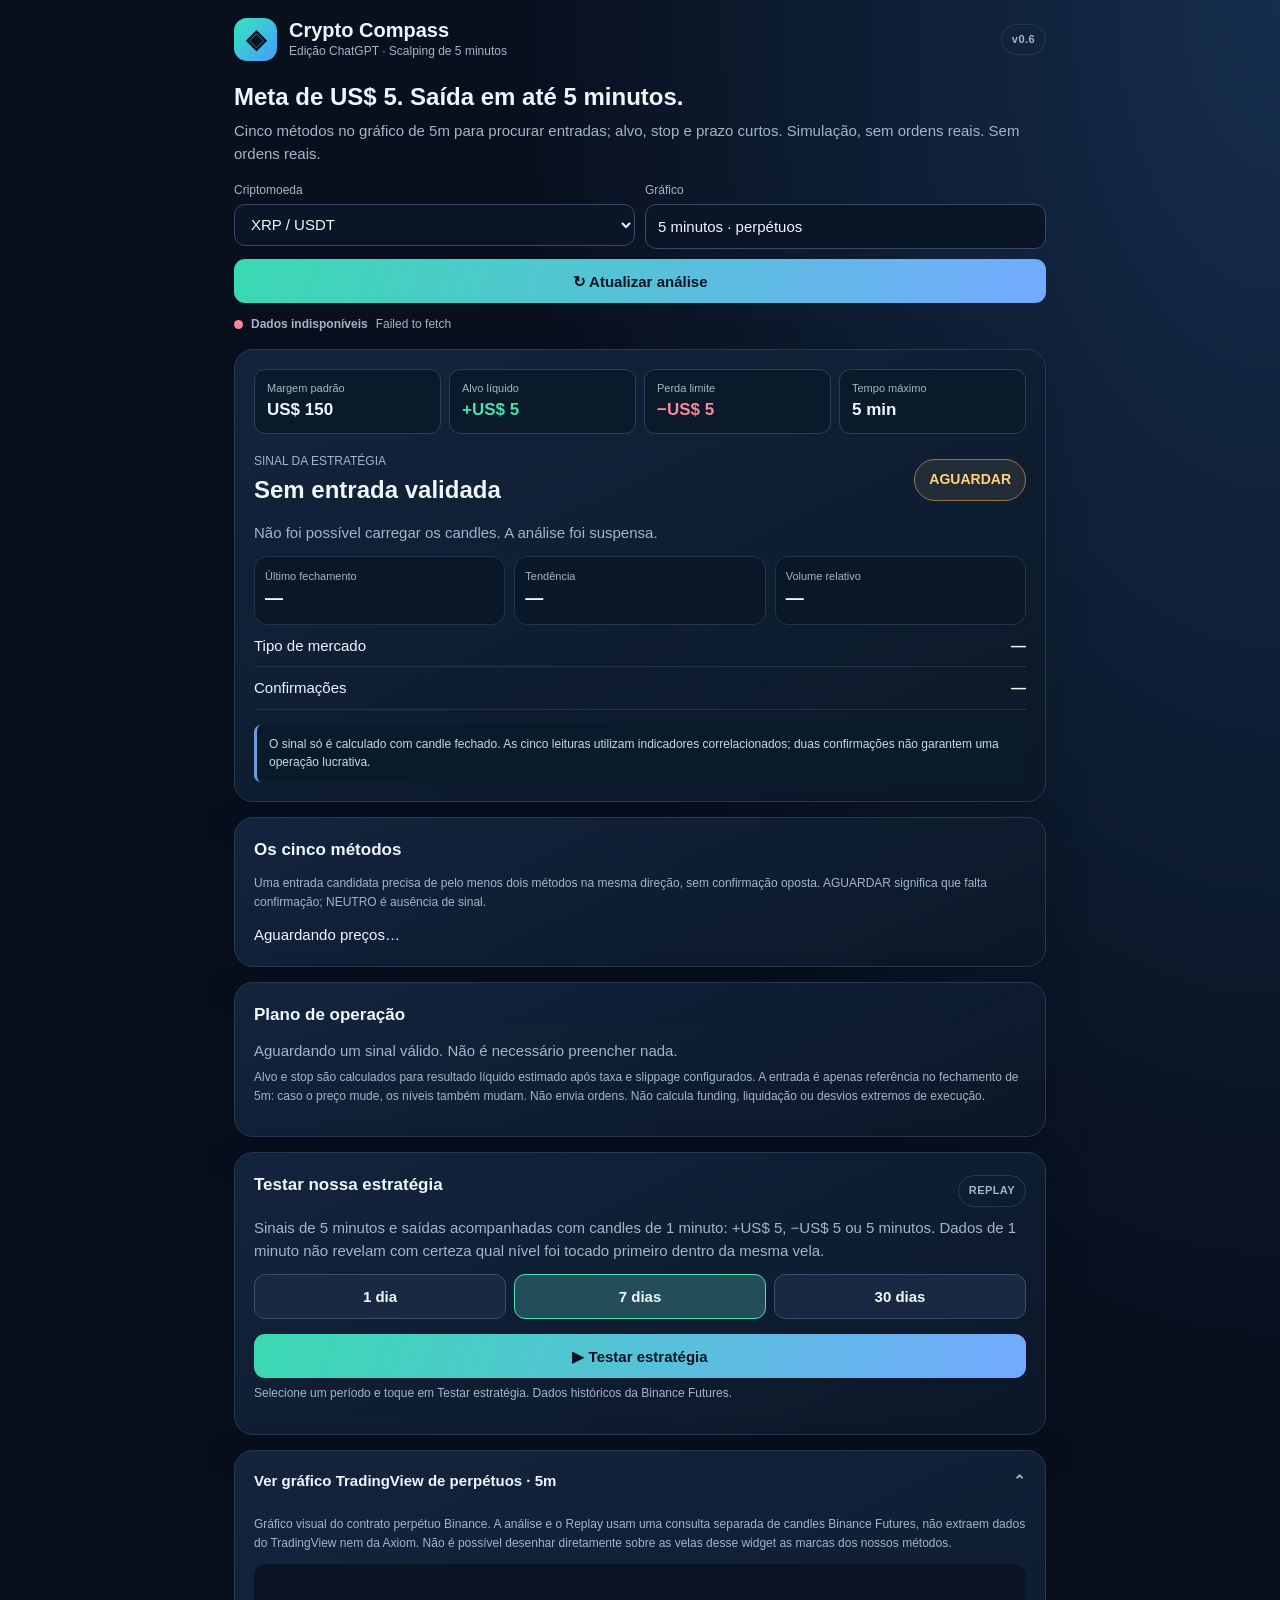
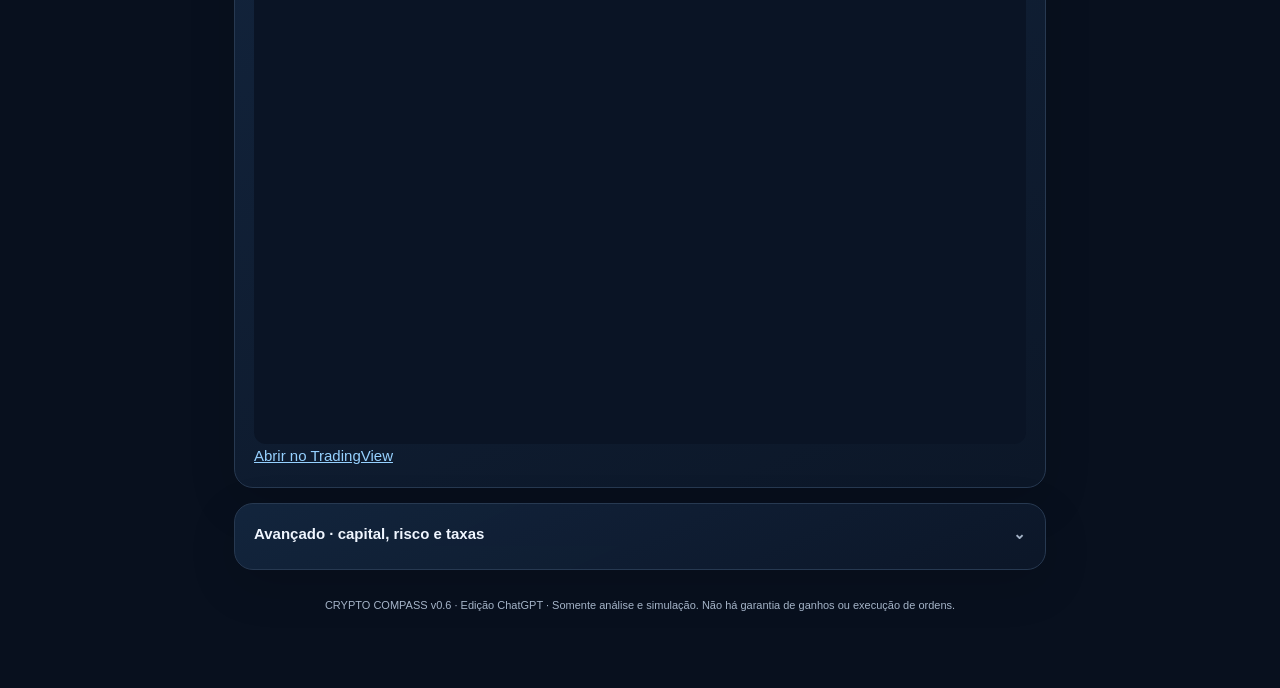
<file: crypto-compass-v0.6-preview.html>
<!doctype html>
<html lang="pt-BR">
<head>
<meta charset="utf-8">
<meta name="viewport" content="width=device-width,initial-scale=1,viewport-fit=cover">
<meta name="theme-color" content="#091120">
<title>Crypto Compass v0.6 · Scalping US$ 5</title>
<style>
:root{color-scheme:dark;--bg:#08101e;--panel:#101e32;--muted:#a5b4c8;--edge:#273951;--ink:#f0f6ff;--green:#48e0ac;--red:#ff8599;--yellow:#ffd17d;--blue:#7ebdff}
*{box-sizing:border-box}body{margin:0;background:radial-gradient(ellipse at top right,#162e4d 0,transparent 42%),var(--bg);color:var(--ink);font:15px/1.55 -apple-system,BlinkMacSystemFont,"Segoe UI",sans-serif}
main{max-width:840px;margin:0 auto;padding:18px 14px 74px}header{display:flex;justify-content:space-between;align-items:center;gap:12px;margin-bottom:22px}
.brand{display:flex;align-items:center;gap:12px}.mark{background:linear-gradient(135deg,#33e8ba,#479cff);color:#051426;width:43px;height:43px;display:grid;place-items:center;border-radius:13px;font-weight:900;font-size:26px}
.brand strong{display:block;font-size:20px;line-height:1.2}.brand small,.sub,.hint{display:block;color:var(--muted);font-size:12px}.pill{font-size:11px;font-weight:800;letter-spacing:.04em;border:1px solid var(--edge);border-radius:30px;padding:6px 10px;color:var(--muted);white-space:nowrap}
h1{font-size:24px;line-height:1.2;margin:0 0 7px}h2{font-size:17px;margin:0 0 11px}p{margin:6px 0 12px}.muted{color:var(--muted)}.small{font-size:12px}.card{background:linear-gradient(155deg,rgba(19,37,62,.96),rgba(12,23,40,.98));border:1px solid var(--edge);border-radius:19px;padding:19px;margin-top:15px;box-shadow:0 15px 48px #0002}
.toolbar{display:grid;grid-template-columns:minmax(120px,1fr) minmax(130px,1fr);gap:10px;margin-top:16px}.toolbar .refresh{grid-column:1/-1}
select,input,button{font:inherit;min-height:44px;border-radius:11px}select,input{width:100%;border:1px solid #374967;background:#0a1527;color:var(--ink);padding:10px 12px}
input:focus,select:focus,button:focus-visible,summary:focus-visible{outline:2px solid var(--blue);outline-offset:2px}
button{background:#182941;border:1px solid #35506c;color:var(--ink);padding:10px 14px;cursor:pointer;font-weight:750}
button.primary{background:linear-gradient(110deg,#39d9b1,#73aaff);color:#071323;border:none}button[disabled]{opacity:.56;cursor:not-allowed}
.statusline{margin-top:12px;display:flex;gap:8px;align-items:center;flex-wrap:wrap;font-size:12px;color:var(--muted)}.dot{height:9px;width:9px;border-radius:50%;background:#71839b;display:inline-block}.dot.live{background:var(--green)}.dot.bad{background:var(--red)}
.signal{display:flex;justify-content:space-between;align-items:center;gap:10px;margin:0 0 13px}.signal strong{font-size:24px}.tag{padding:9px 14px;font-weight:850;border-radius:30px;font-size:14px}.tag.wait{color:var(--yellow);background:#ffce7c15;border:1px solid #94794d}.tag.long{color:var(--green);background:#38dfac18;border:1px solid #317967}.tag.short{color:var(--red);background:#ff859916;border:1px solid #a55b6a}
.grid{display:grid;grid-template-columns:repeat(3,1fr);gap:9px}.metric{background:#0a1729;border:1px solid #24344b;border-radius:13px;padding:11px 10px}.metric small{color:var(--muted);font-size:11px;display:block}.metric strong{font-size:18px;display:block;font-variant-numeric:tabular-nums}.green{color:var(--green)}.red{color:var(--red)}.yellow{color:var(--yellow)}
.note{background:#091a2b;border-left:3px solid #6c9dda;border-radius:7px;padding:10px 12px;font-size:12px;color:#c7d8eb}
.summary{display:flex;justify-content:space-between;align-items:center;gap:10px}summary{list-style:none;cursor:pointer;font-weight:800;padding:5px 0}summary::-webkit-details-marker{display:none}summary::after{content:"⌄";float:right;color:var(--muted)}details[open]>summary::after{content:"⌃"}details.card{padding-top:13px}details .inside{padding-top:12px}
.fields{display:grid;grid-template-columns:repeat(2,minmax(0,1fr));gap:10px}.field span{display:block;font-size:12px;color:var(--muted);margin-bottom:4px}.field input,.field select{min-height:42px}
.kv{display:flex;align-items:center;justify-content:space-between;gap:14px;border-bottom:1px solid #24344b;padding:9px 0}.kv:last-child{border-bottom:0}.kv strong{text-align:right;font-variant-numeric:tabular-nums}.spaced{margin-top:15px}.progress{height:6px;background:#1a2c43;border-radius:5px;margin-top:12px;overflow:hidden}.progress>div{width:0;height:100%;background:var(--green);transition:width .2s}
.columns{display:grid;grid-template-columns:1fr 1fr;gap:10px}.stat{border:1px solid var(--edge);border-radius:12px;padding:11px;background:#0b1729}.stat span{display:block;color:var(--muted);font-size:12px}.stat strong{font-size:23px}
.segment{display:flex;gap:8px;flex-wrap:wrap}.segment button{flex:1;min-width:70px}.segment button.selected{background:#234d59;border-color:var(--green)}
.tv{height:480px;width:100%;overflow:hidden;border-radius:12px;background:#0a1425}.tvmsg{font-size:12px;color:var(--muted);padding:12px}
table{border-collapse:collapse;width:100%;font-size:12px;min-width:480px}th,td{padding:9px 7px;text-align:left;border-bottom:1px solid #24344b}th{color:var(--muted)}.tablewrap{overflow-x:auto}
footer{padding-top:27px;color:var(--muted);font-size:11px;text-align:center}a{color:#96d1ff}
@media(max-width:400px){h1{font-size:22px}.card{padding:14px}.metric strong{font-size:15px}.grid{gap:5px}.metric{padding:8px}.pill{font-size:10px}}
.methods{display:grid;gap:8px}.method{background:#0b192a;border:1px solid var(--edge);border-radius:11px;padding:10px;display:flex;justify-content:space-between;align-items:center;gap:8px}.method .detail{font-size:12px;color:var(--muted)}.method .state{font-size:11px;font-weight:800;white-space:nowrap}.method .state.LONG{color:var(--green)}.method .state.SHORT{color:var(--red)}.method .state.WAIT{color:var(--yellow)}.method .state.NEUTRAL{color:var(--muted)}
.quick{display:grid;grid-template-columns:repeat(2,minmax(0,1fr));gap:8px;margin-bottom:18px}.quick>div{padding:10px 12px;background:#0b1a2b;border:1px solid #2a405a;border-radius:11px}.quick span{display:block;color:var(--muted);font-size:11px}.quick strong{display:block;font-size:17px} @media(min-width:630px){.quick{grid-template-columns:repeat(4,minmax(0,1fr))}}
</style>
</head>
<body>
<main>
<header><div class="brand"><span class="mark">◈</span><div><strong>Crypto Compass</strong><small>Edição ChatGPT · Scalping de 5 minutos</small></div></div><span class="pill">v0.6</span></header>
<h1>Meta de US$ 5. Saída em até 5 minutos.</h1>
<p class="muted">Cinco métodos no gráfico de 5m para procurar entradas; alvo, stop e prazo curtos. Simulação, sem ordens reais. Sem ordens reais.</p>
<div class="toolbar">
<label class="field"><span>Criptomoeda</span><select id="asset"><option value="XRPUSDT">XRP / USDT</option><option value="SOLUSDT">SOL / USDT</option></select></label>
<div class="field"><span>Gráfico</span><input value="5 minutos · perpétuos" disabled></div>
<button class="primary refresh" id="refresh">↻ Atualizar análise</button>
</div>
<div class="statusline"><span class="dot" id="dot"></span><b id="connection">Conectando…</b><span id="lastCandle">Aguardando candles da Binance Futures</span></div>
<section class="card">
<div class="quick"><div><span>Margem padrão</span><strong id="quickMargin">US$ 150</strong></div><div><span>Alvo líquido</span><strong class="green" id="quickTarget">+US$ 5</strong></div><div><span>Perda limite</span><strong class="red" id="quickStop">−US$ 5</strong></div><div><span>Tempo máximo</span><strong>5 min</strong></div></div>
<div class="signal"><div><div class="sub">SINAL DA ESTRATÉGIA</div><strong id="statusTitle">Carregando…</strong></div><span class="tag wait" id="signal">AGUARDAR</span></div>
<p id="reason" class="muted">Carregando candles fechados de 5 minutos.</p>
<div class="grid">
<div class="metric"><small>Último fechamento</small><strong id="price">—</strong></div>
<div class="metric"><small>Tendência</small><strong id="trend">—</strong></div>
<div class="metric"><small>Volume relativo</small><strong id="volume">—</strong></div>
</div>
<div class="kv"><span>Tipo de mercado</span><strong id="regime">—</strong></div><div class="kv"><span>Confirmações</span><strong id="confluence">—</strong></div><div class="note spaced" id="interpret">O sinal só é calculado com candle fechado. As cinco leituras utilizam indicadores correlacionados; duas confirmações não garantem uma operação lucrativa.</div>
</section>
<section class="card"><h2>Os cinco métodos</h2><p class="muted small">Uma entrada candidata precisa de pelo menos dois métodos na mesma direção, sem confirmação oposta. AGUARDAR significa que falta confirmação; NEUTRO é ausência de sinal.</p><div id="methods" class="methods">Aguardando preços…</div></section>
<section class="card">
<h2>Plano de operação</h2>
<div id="noPlan" class="muted">Aguardando um sinal válido. Não é necessário preencher nada.</div>
<div id="plan" hidden>
<div class="grid">
<div class="metric"><small>Entrada teórica</small><strong id="entryPlan">—</strong></div>
<div class="metric"><small>Stop-loss</small><strong id="stopPlan">—</strong></div>
<div class="metric"><small>Take-profit</small><strong id="targetPlan">—</strong></div>
</div>
<div class="kv"><span>Margem utilizada</span><strong id="marginPlan">—</strong></div><div class="kv"><span>Posição nominal</span><strong id="positionPlan">—</strong></div><div class="kv"><span>Movimento necessário para o alvo</span><strong id="movePlan">—</strong></div>
<div class="kv"><span>Perda estimada no stop</span><strong class="red" id="lossPlan">—</strong></div>
<div class="kv"><span>Ganho estimado no alvo</span><strong class="green" id="gainPlan">—</strong></div>
</div>
<p class="small muted">Alvo e stop são calculados para resultado líquido estimado após taxa e slippage configurados. A entrada é apenas referência no fechamento de 5m: caso o preço mude, os níveis também mudam. Não envia ordens. Não calcula funding, liquidação ou desvios extremos de execução.</p>
</section>
<section class="card">
<div class="summary"><h2>Testar nossa estratégia</h2><span class="pill">REPLAY</span></div>
<p class="muted">Sinais de 5 minutos e saídas acompanhadas com candles de 1 minuto: +US$ 5, −US$ 5 ou 5 minutos. Dados de 1 minuto não revelam com certeza qual nível foi tocado primeiro dentro da mesma vela.</p>
<div class="segment" id="periods"><button type="button" data-days="1">1 dia</button><button type="button" data-days="7" class="selected">7 dias</button><button type="button" data-days="30">30 dias</button></div>
<button class="primary spaced" id="test" style="width:100%">▶ Testar estratégia</button>
<div class="progress" id="progress" hidden><div id="bar"></div></div>
<p id="testMessage" class="small muted">Selecione um período e toque em Testar estratégia. Dados históricos da Binance Futures.</p>
<div id="results" hidden>
<div class="columns">
<div class="stat"><span>Operações identificadas</span><strong id="trades">—</strong></div>
<div class="stat"><span>Atingiu +US$ 5</span><strong id="winNet">—</strong></div>
<div class="stat"><span>Operações lucrativas</span><strong id="winGross">—</strong></div>
<div class="stat"><span>Resultado líquido em USDT</span><strong id="netR">—</strong></div>
</div>
<div class="note spaced" id="verdict">—</div><p class="muted small">O resultado está em USDT, não em R. O simulador considera uma posição por vez, taxa e slippage estimados. Se alvo e stop ocorrerem na mesma vela de 1 minuto, conta a saída no stop de forma conservadora; a sequência exata não é conhecida.</p>
<div class="kv"><span>Últimos 30% do período (apenas conferência)</span><strong id="validation">—</strong></div>
<div class="kv"><span>Velas com alvo e stop simultâneos (ambíguos)</span><strong id="ambiguities">—</strong></div><div class="kv"><span>Entradas sem condição financeira viável</span><strong id="blockedCost">—</strong></div><div class="kv"><span>Saídas por tempo (5 minutos)</span><strong id="timedTrades">—</strong></div><div class="kv"><span>Maior queda acumulada (USDT)</span><strong id="drawdown">—</strong></div>
<div class="kv"><span>Lucro bruto das operações vencedoras / perdas</span><strong id="profitFactor">—</strong></div>
<details class="spaced"><summary>Ver últimas operações</summary><div class="inside tablewrap"><table><thead><tr><th>Data</th><th>Lado</th><th>Confirmações</th><th>Motivo da saída</th><th>Bruto</th><th>Líquido (USDT)</th></tr></thead><tbody id="rows"></tbody></table></div></details>
</div>
</section>
<details class="card" id="chartToggle" open><summary>Ver gráfico TradingView de perpétuos · 5m</summary>
<div class="inside"><p class="small muted">Gráfico visual do contrato perpétuo Binance. A análise e o Replay usam uma consulta separada de candles Binance Futures, não extraem dados do TradingView nem da Axiom. Não é possível desenhar diretamente sobre as velas desse widget as marcas dos nossos métodos.</p><div id="tv" class="tv"><p class="tvmsg">Abra esta seção para carregar o gráfico.</p></div><a id="tvlink" target="_blank" rel="noopener noreferrer" href="https://www.tradingview.com/">Abrir no TradingView</a></div>
</details>
<details class="card"><summary>Avançado · capital, risco e taxas</summary>
<div class="inside"><p class="muted small">Esses números são estimativas editáveis, não taxas verificadas da sua Binance. Os custos são cobrados sobre o valor total da posição, não apenas sobre a margem.</p>
<div class="fields">
<label class="field"><span>Margem por operação (USDT)</span><input type="number" id="equity" min="1" step="1" value="150" inputmode="decimal"></label>
<label class="field"><span>Perda máxima líquida (USDT)</span><input type="number" id="risk" min=".1" max="500" step=".5" value="5" inputmode="decimal"></label><label class="field"><span>Meta de lucro líquido (USDT)</span><input type="number" id="targetDollar" min=".1" max="500" step=".5" value="5" inputmode="decimal"></label>
<label class="field"><span>Alavancagem da posição (padrão provisório: 5x)</span><input type="number" id="leverage" min="1" max="125" value="5" inputmode="numeric"></label>
<label class="field"><span>Taxa por lado (%)</span><input type="number" id="fee" min="0" max="1" step=".01" value=".05" inputmode="decimal"></label>
<label class="field"><span>Slippage por lado (%)</span><input type="number" id="slip" min="0" max="2" step=".01" value=".02" inputmode="decimal"></label>
</div>
<div class="note spaced">US$ 150 são tratados como margem, e não como valor total da posição. A alavancagem de 5x é apenas um padrão provisório: ajuste para a que você realmente usa. Custos, liquidação, spread, funding e saltos de preço podem causar perdas maiores que US$ 5.</div>
</div></details>
<footer>CRYPTO COMPASS v0.6 · Edição ChatGPT · Somente análise e simulação. Não há garantia de ganhos ou execução de ordens.</footer>
</main>
<script>
(function(){
'use strict';
const $=id=>document.getElementById(id);
const ms=300000;
let current=[],asset='XRPUSDT',socket=null,timer=null,request=null,dataAt=0,chosenDays=7,testing=false,historyAbort=null,widgetLoaded=false;const historyCache=new Map();
const money=n=>Number.isFinite(n)?'$ '+n.toLocaleString('en-US',{minimumFractionDigits:n<5?4:2,maximumFractionDigits:n<5?5:2}):'—';
const num=n=>Number(n).toLocaleString('pt-BR',{maximumFractionDigits:2});
const pct=n=>Number.isFinite(n)?num(n*100)+'%':'—';
const usd=n=>Number.isFinite(n)?(n<0?'−US$ ':'+US$ ')+num(Math.abs(n)):'—';
const clamp=(n,a,b)=>Math.max(a,Math.min(b,n));
const wait=ms=>new Promise(resolve=>setTimeout(resolve,ms));

function settings(){return {equity:Number($('equity').value),risk:Number($('risk').value),targetDollar:Number($('targetDollar').value),lev:Number($('leverage').value),fee:Number($('fee').value)/100,slip:Number($('slip').value)/100}}
function validSettings(s){return s.equity>0&&s.risk>0&&s.risk<=500&&s.targetDollar>0&&s.targetDollar<=500&&s.lev>=1&&s.lev<=125&&s.fee>=0&&s.fee<=.01&&s.slip>=0&&s.slip<=.02&&Object.values(s).every(Number.isFinite)}
// PnL liquido: quantidade * movimento direcional menos custos em ambos os lados.
function pnlAt(entry,exit,side,s){const qty=s.equity*s.lev/entry,sgn=side==='LONG'?1:-1,costRate=s.fee+s.slip;return qty*(sgn*(exit-entry)-costRate*(entry+exit))}
function priceForNet(entry,side,goal,s){const d=side==='LONG'?1:-1,k=s.fee+s.slip,qty=s.equity*s.lev/entry;if(!(qty>0)||Math.abs(d-k)<1e-9)return NaN;return ((d+k)*entry+goal/qty)/(d-k)}
function levels(entry,side,s){const target=priceForNet(entry,side,s.targetDollar,s),stop=priceForNet(entry,side,-s.risk,s),sgn=side==='LONG'?1:-1;return {target,stop,entry,notional:s.equity*s.lev,margin:s.equity,movePct:100*Math.abs(target-entry)/entry,valid:entry>0&&Number.isFinite(target)&&Number.isFinite(stop)&&stop>0&&target>0&&sgn*(target-entry)>0&&sgn*(stop-entry)<0}}

function toCandles(rows){return rows.map(r=>({t:+r[0],o:+r[1],h:+r[2],l:+r[3],c:+r[4],v:+r[5],end:+r[6]})).filter(z=>Object.values(z).every(Number.isFinite)&&z.o>0&&z.l>0&&z.h>=Math.max(z.o,z.c)&&z.l<=Math.min(z.o,z.c))}
async function getBars(symbol,limit,endTime,signal,interval='5m'){const u='https://fapi.binance.com/fapi/v1/klines?symbol='+encodeURIComponent(symbol)+'&interval='+encodeURIComponent(interval)+'&limit='+limit+(endTime?'&endTime='+endTime:'');const res=await fetch(u,{cache:'no-store',signal});if(!res.ok)throw Error('Binance respondeu HTTP '+res.status);const body=await res.json();if(!Array.isArray(body))throw Error('Formato inesperado de candles');return toCandles(body)}
function indicator(c){const len=c.length,e9=[],e21=[],e50=[],rsi=[],atr=[],vwap=[],volume=[];
let avgG=0,avgL=0,prevATR=0,pv=0,sumV=0,sumVol=0,avg9=0,avg21=0,avg50=0;
const q9=2/10,q21=2/22,q50=2/51;
for(let i=0;i<len;i++){const z=c[i];avg9=i?avg9+q9*(z.c-avg9):z.c;avg21=i?avg21+q21*(z.c-avg21):z.c;avg50=i?avg50+q50*(z.c-avg50):z.c;e9.push(avg9);e21.push(avg21);e50.push(avg50);
const d=i?z.c-c[i-1].c:0,g=Math.max(0,d),l=Math.max(0,-d);
if(i<=7){avgG+=g;avgL+=l;if(i===7){avgG/=7;avgL/=7}}else{avgG=(avgG*6+g)/7;avgL=(avgL*6+l)/7}
rsi.push(i<7?NaN:avgL===0?(avgG===0?50:100):100-100/(1+avgG/avgL));
const tr=i?Math.max(z.h-z.l,Math.abs(z.h-c[i-1].c),Math.abs(z.l-c[i-1].c)):(z.h-z.l);
if(i<=14){prevATR+=tr;if(i===14)prevATR/=15}else prevATR=(prevATR*13+tr)/14;
atr.push(i<14?NaN:prevATR);
const typ=(z.h+z.l+z.c)/3;pv+=typ*z.v;sumV+=z.v;if(i>=60){const o=c[i-60];pv-=((o.h+o.l+o.c)/3)*o.v;sumV-=o.v}vwap.push(i>=59&&sumV>0?pv/sumV:NaN);
sumVol+=z.v;if(i>=20)sumVol-=c[i-20].v;volume.push(i>=20&&sumVol>0?z.v/(Math.max(.00000001,(sumVol-z.v+c[i-20].v)/20)):NaN);
}
return {e9,e21,e50,rsi,atr,vwap,volume};
}

const NAMES=['Pullback EMA 9/21','Rompimento e volume','Reação na VWAP','Suporte e resistência','Bollinger + RSI'];
function atSignal(c,k,i,s){
 const blank=NAMES.map(name=>({name,status:'NEUTRAL',why:'Aguardando histórico.'}));
 if(i<115)return {side:'WAIT',why:'Poucos candles fechados.',methods:blank,counts:{LONG:0,SHORT:0},trend:'—',regime:'—',vol:NaN};
 const z=c[i],p=c[i-1],atr=k.atr[i],vw=k.vwap[i],r=k.rsi[i],e9=k.e9[i],e21=k.e21[i],e50=k.e50[i];
 if(!Number.isFinite(atr)||atr<=0||!Number.isFinite(vw))return {side:'WAIT',why:'Indicadores insuficientes.',methods:blank,counts:{LONG:0,SHORT:0},regime:'—',vol:NaN};
 const avg=c.slice(i-20,i).reduce((a,b)=>a+b.v,0)/20,vol=avg?z.v/avg:0;
 const slope=(e21-k.e21[i-6])/atr,spread=(e21-e50)/atr;
 let regime=(Math.abs(slope)<.48&&Math.abs(spread)<.95)?'LATERAL':(slope>.26&&e9>e21&&e21>e50)?'ALTA':(slope<-.26&&e9<e21&&e21<e50)?'BAIXA':'TRANSIÇÃO';
 const up=regime==='ALTA',down=regime==='BAIXA',range=regime==='LATERAL',bull=z.c>z.o&&z.c>p.c,bear=z.c<z.o&&z.c<p.c;
 const m=NAMES.map(name=>({name,status:'NEUTRAL',why:'Sem sinal confirmado.'}));
 function mark(j,status,why){m[j]={name:NAMES[j],status,why}}
 const from=c.slice(i-3,i+1),touchUp=from.some((b,j)=>b.l<=k.e9[i-3+j]+.20*atr&&b.h>=k.e21[i-3+j]-.2*atr),touchDown=from.some((b,j)=>b.h>=k.e9[i-3+j]-.20*atr&&b.l<=k.e21[i-3+j]+.2*atr);
 if(up&&touchUp&&z.c>e9&&bull&&r>45&&r<78)mark(0,'LONG','Retomada de alta após tocar a região das EMAs.');
 else if(down&&touchDown&&z.c<e9&&bear&&r>22&&r<55)mark(0,'SHORT','Retomada de baixa após tocar as EMAs.');
 else if((up&&touchUp)||(down&&touchDown))mark(0,'WAIT','Aguardando reação nas médias.');
 const hi=Math.max(...c.slice(i-12,i).map(v=>v.h)),lo=Math.min(...c.slice(i-12,i).map(v=>v.l));
 const res=Math.max(...c.slice(i-13,i-1).map(v=>v.h)),sup=Math.min(...c.slice(i-13,i-1).map(v=>v.l));
 const brokeUp=p.c>res&&z.l<=res+.3*atr&&z.c>res&&bull,brokeDown=p.c<sup&&z.h>=sup-.3*atr&&z.c<sup&&bear;
 const freshUp=z.c>hi&&vol>=1.4&&bull,freshDown=z.c<lo&&vol>=1.4&&bear;
 if((up||regime==='TRANSIÇÃO')&&(freshUp||brokeUp)&&vol>1.1)mark(1,'LONG','Rompimento de resistência com volume.');
 else if((down||regime==='TRANSIÇÃO')&&(freshDown||brokeDown)&&vol>1.1)mark(1,'SHORT','Rompimento de suporte com volume.');
 else if(freshUp||freshDown||brokeUp||brokeDown)mark(1,'WAIT','Rompimento sem todas as confirmações.');
 if(up&&vw>k.vwap[i-3]&&z.l<=vw+.6*atr&&z.c>vw&&bull&&r>47)mark(2,'LONG','Reação acima da VWAP com tendência.');
 else if(down&&vw<k.vwap[i-3]&&z.h>=vw-.6*atr&&z.c<vw&&bear&&r<53)mark(2,'SHORT','Reação abaixo da VWAP com tendência.');
 else if((up||down)&&Math.abs(z.c-vw)<.75*atr)mark(2,'WAIT','Próximo à VWAP, sem reação confirmada.');
 const prior=c.slice(i-28,i),support=Math.min(...prior.map(v=>v.l)),resistance=Math.max(...prior.map(v=>v.h));
 if(range&&resistance-support>1.8*atr){
 if(z.l<=support+.3*atr&&z.c>support+.2*atr&&bull&&r<58)mark(3,'LONG','Reação no suporte da faixa lateral.');
 else if(z.h>=resistance-.3*atr&&z.c<resistance-.2*atr&&bear&&r>42)mark(3,'SHORT','Rejeição na resistência da faixa lateral.');
 else if(z.l<support+.6*atr||z.h>resistance-.6*atr)mark(3,'WAIT','Próximo ao suporte ou resistência.');
 }
 const last20=c.slice(i-19,i+1),mean=last20.reduce((a,v)=>a+v.c,0)/20,sd=Math.sqrt(last20.reduce((a,v)=>a+(v.c-mean)**2,0)/20),lower=mean-2*sd,upper=mean+2*sd;
 if(range&&z.l<=lower+.2*atr&&bull&&r<=43)mark(4,'LONG','Reação na banda inferior com RSI baixo.');
 else if(range&&z.h>=upper-.2*atr&&bear&&r>=57)mark(4,'SHORT','Reação na banda superior com RSI alto.');
 else if(range&&(z.l<=lower+.55*atr||z.h>=upper-.55*atr))mark(4,'WAIT','Próximo das bandas, aguardando reação.');
 const counts={LONG:m.filter(x=>x.status==='LONG').length,SHORT:m.filter(x=>x.status==='SHORT').length};
 let side=counts.LONG>=2&&counts.SHORT===0?'LONG':counts.SHORT>=2&&counts.LONG===0?'SHORT':'WAIT';
 let why=counts.LONG&&counts.SHORT?'Sinais contrários: entrada bloqueada.':'Menos de duas confirmações na mesma direção.';
 const common={side,why,methods:m,counts,regime,trend:regime,vol,rsi:r,atr,price:z.c};
 if(side==='WAIT')return common;
 const l=levels(z.c,side,s);
 if(!l.valid)return {...common,side:'WAIT',why:'Margem, alavancagem e custos não permitem níveis válidos.',blockedByCost:true};
 return {...common,stop:l.stop,target:l.target,why:counts[side]+' métodos confirmaram '+side+'. Preços calculados para '+num(s.targetDollar)+' USDT líquidos, stop de '+num(s.risk)+' USDT e prazo de 5 minutos.'};

}
function methodsUI(a){const el=$('methods');el.textContent='';for(const m of a?.methods||[]){const row=document.createElement('div');row.className='method';const left=document.createElement('div');const t=document.createElement('b');t.textContent=m.name;const p=document.createElement('div');p.className='detail';p.textContent=m.why;left.append(t,p);const badge=document.createElement('span');badge.className='state '+m.status;badge.textContent=m.status==='NEUTRAL'?'NEUTRO':m.status==='WAIT'?'AGUARDAR':m.status;row.append(left,badge);el.append(row)}}

function notify(text,level){$('connection').textContent=text;$('dot').className='dot '+(level||'')}
function waiting(message){$('signal').textContent='AGUARDAR';$('signal').className='tag wait';$('statusTitle').textContent='Sem entrada validada';$('reason').textContent=message;$('plan').hidden=true;$('noPlan').hidden=false}

function show(){if(current.length<115){waiting('Ainda não há candles fechados suficientes.');return}
const last=current.at(-1),stale=Date.now()-last.end>720000,s=settings(),ind=indicator(current),a=atSignal(current,ind,current.length-1,s);
$('quickMargin').textContent='US$ '+num(s.equity);$('quickTarget').textContent='+US$ '+num(s.targetDollar);$('quickStop').textContent='−US$ '+num(s.risk);
$('price').textContent=money(last.c);$('lastCandle').textContent='Último candle 5m fechado às '+new Date(last.end).toLocaleTimeString('pt-BR',{hour:'2-digit',minute:'2-digit'});
$('regime').textContent=a.regime||'—';$('confluence').textContent=(a.counts?.LONG||0)+' LONG · '+(a.counts?.SHORT||0)+' SHORT';methodsUI(a);$('trend').textContent=a.trend||'—';$('volume').textContent=Number.isFinite(a.vol)?num(a.vol)+'×':'—';
if(stale){waiting('Dados antigos. Atualize a análise para gerar entradas.');$('interpret').textContent='Sem sinal com dados desatualizados.';return}
if(!validSettings(s)){waiting('Revise margem, alavancagem, alvo, stop ou custos em Avançado.');return}
$('reason').textContent=a.why;$('interpret').textContent='RSI(7): '+(Number.isFinite(a.rsi)?num(a.rsi):'—')+' · Cenário: '+a.trend+' · Volume: '+num(a.vol)+'×. Entrada teórica após o fechamento da vela de 5m.';
if(a.side==='WAIT'){waiting(a.why);return}
const l=levels(a.price,a.side,s);if(!l.valid){waiting('Com esta margem, alavancagem e taxas, não foi possível calcular um alvo/stop válido.');return}
$('signal').textContent=a.side;$('signal').className='tag '+(a.side==='LONG'?'long':'short');$('statusTitle').textContent=a.side==='LONG'?'Possível compra':'Possível venda';
$('entryPlan').textContent=money(l.entry);$('stopPlan').textContent=money(l.stop);$('targetPlan').textContent=money(l.target);
$('marginPlan').textContent='US$ '+num(l.margin)+' a '+num(s.lev)+'×';$('positionPlan').textContent='US$ '+num(l.notional);
$('movePlan').textContent=num(l.movePct)+'% do preço';
$('lossPlan').textContent='−US$ '+num(s.risk)+' (estimado)';$('gainPlan').textContent='+US$ '+num(s.targetDollar)+' (estimado)';
$('noPlan').hidden=true;$('plan').hidden=false;
}

function stopSocket(){if(timer){clearTimeout(timer);timer=null}const old=socket;socket=null;if(old){old.onclose=null;old.onmessage=null;old.close()}}
async function refresh(){const symbol=asset;stopSocket();if(request)request.abort();request=new AbortController();const signal=request.signal;$('refresh').disabled=true;notify('Buscando candles…');try{const bars=(await getBars(symbol,600,null,signal)).filter(z=>z.end<=Date.now());if(symbol!==asset||signal.aborted)return;if(bars.length<115)throw Error('Poucos candles fechados retornados');current=bars;dataAt=Date.now();show();notify('Histórico atualizado; conectando…');stream(symbol)}catch(e){if(signal.aborted)return;current=[];waiting('Não foi possível carregar os candles. A análise foi suspensa.');$('price').textContent='—';$('trend').textContent='—';$('volume').textContent='—';notify('Dados indisponíveis','bad');$('lastCandle').textContent=e.message}finally{if(symbol===asset)$('refresh').disabled=false}}
function stream(symbol){if(!('WebSocket' in window)){notify('Streaming indisponível');return}let attempt=0;
function connect(){if(symbol!==asset)return;let w;try{w=new WebSocket('wss://fstream.binance.com/ws/'+symbol.toLowerCase()+'@kline_5m')}catch(e){notify('Streaming indisponível','bad');return}socket=w;
w.onopen=()=>{if(w!==socket)return;attempt=0;notify('Conectado · Binance Futures','live')};
w.onmessage=e=>{if(w!==socket||symbol!==asset)return;let d;try{d=JSON.parse(e.data)}catch{return}if(d.e!=='kline'||!d.k||!d.k.x||d.k.s!==asset)return;
const k=d.k,bar={t:+k.t,o:+k.o,h:+k.h,l:+k.l,c:+k.c,v:+k.v,end:+k.T};
if(!Object.values(bar).every(Number.isFinite)||bar.l<=0||bar.h<Math.max(bar.o,bar.c)||bar.l>Math.min(bar.o,bar.c))return;
const previous=current.at(-1);if(!previous||bar.t>previous.t)current.push(bar);else if(bar.t===previous.t)current[current.length-1]=bar;else return;
current=current.slice(-600);dataAt=Date.now();show();
};
w.onerror=()=>{if(w===socket)notify('Conexão instável','bad')};
w.onclose=()=>{if(w!==socket||symbol!==asset)return;socket=null;attempt++;notify('Reconectando…','bad');timer=setTimeout(()=>{if(symbol===asset)refresh()},Math.min(30000,3000*Math.pow(2,Math.min(4,attempt))))}
}connect()}
function showTV(){if(widgetLoaded)return;widgetLoaded=true;const host=$('tv');host.textContent='';const wrap=document.createElement('div');wrap.className='tradingview-widget-container';wrap.style.cssText='height:100%;width:100%';const el=document.createElement('div');el.className='tradingview-widget-container__widget';el.style.cssText='height:100%;width:100%';wrap.appendChild(el);host.appendChild(wrap);const script=document.createElement('script');script.async=true;script.type='text/javascript';script.src='https://s3.tradingview.com/external-embedding/embed-widget-advanced-chart.js';
const sym=asset==='XRPUSDT'?'BINANCE:XRPUSDT.P':'BINANCE:SOLUSDT.P';
script.textContent=JSON.stringify({autosize:true,symbol:sym,interval:'5',timezone:'America/Sao_Paulo',theme:'dark',style:'1',locale:'br',hide_side_toolbar:true,allow_symbol_change:false,save_image:false,support_host:'https://www.tradingview.com'});
wrap.appendChild(script);$('tvlink').href='https://www.tradingview.com/chart/?symbol='+encodeURIComponent(sym);
}
function updateTV(){widgetLoaded=false;if($('chartToggle').open)showTV();else $('tv').innerHTML='<p class="tvmsg">Abra esta seção para carregar o gráfico.</p>'}


// Candles completos de 5m construidos exclusivamente a partir de cinco candles fechados de 1m.
// Evita usar futuro para sinalizar entrada.
function toFive(one){const output=[];let slot=-1,bucket=[];function flush(){if(bucket.length!==5)return;for(let j=1;j<5;j++)if(bucket[j].t!==bucket[0].t+j*60000)return;
 if(bucket[0].t!==slot)return;
 output.push({t:slot,o:bucket[0].o,h:Math.max(...bucket.map(z=>z.h)),l:Math.min(...bucket.map(z=>z.l)),c:bucket[4].c,v:bucket.reduce((a,z)=>a+z.v,0),end:bucket[4].end})}
 for(const b of one){const start=Math.floor(b.t/300000)*300000;if(start!==slot){if(bucket.length)flush();slot=start;bucket=[]}bucket.push(b)}if(bucket.length)flush();return output}
function replay(one,s,days){
 const five=toFive(one),ind=indicator(five),tr=[],byMinute=new Map(one.map(b=>[b.t,b]));
 const cutoff=one.at(-1).t-days*86400000;
 let skipped=0,conflicts=0,ambiguous=0,missing=0;
 for(let i=115;i<five.length-1;i++){
 const cand=five[i];const entryAt=cand.t+300000;
 if(entryAt<cutoff)continue;
 const signal=atSignal(five,ind,i,s);
 if(signal.side==='WAIT'){if(signal.blockedByCost)skipped++;if(signal.counts?.LONG&&signal.counts?.SHORT)conflicts++;continue}
 const minutes=[];for(let minute=0;minute<5;minute++){const b=byMinute.get(entryAt+minute*60000);if(!b)break;minutes.push(b)}
 if(minutes.length!==5){missing++;continue}
 const entry=minutes[0].o,l=levels(entry,signal.side,s);
 if(!l.valid){skipped++;continue}
 const d=signal.side==='LONG'?1:-1;
 let exit=minutes[4].c,why='Tempo (5m)',isAmbiguous=false;
 for(let j=0;j<5;j++){
 const b=minutes[j];
 const stopHit=d===1?b.l<=l.stop:b.h>=l.stop;
 const targetHit=d===1?b.h>=l.target:b.l<=l.target;
 if(stopHit&&targetHit){ambiguous++;isAmbiguous=true}
 // Mesmo candle de 1m pode tocar os dois niveis; adota stop primeiro (conservador).
 if(stopHit){exit=d===1?Math.min(l.stop,b.o):Math.max(l.stop,b.o);why='Stop';break}
 if(targetHit){exit=l.target;why='Alvo';break}
 }
 const qty=s.equity*s.lev/entry,gross=d*(exit-entry)*qty,net=pnlAt(entry,exit,signal.side,s);
 tr.push({t:entryAt,side:signal.side,why,gross,net,ambiguous:isAmbiguous,methods:signal.methods.filter(m=>m.status===signal.side).map(m=>m.name),confirmations:signal.counts[signal.side]});
 }
 return {tr,skipped,conflicts,ambiguous,missing,fiveCount:five.length};
}
function stats(tr){const n=tr.length;let targetWins=0,netWins=0,total=0,peak=0,dd=0,profits=0,losses=0,timeouts=0,stops=0;
 for(const t of tr){if(t.why==='Alvo')targetWins++;if(t.why==='Stop')stops++;if(t.why.startsWith('Tempo'))timeouts++;
 if(t.net>0){netWins++;profits+=t.net}else losses+=Math.abs(t.net);
 total+=t.net;peak=Math.max(peak,total);dd=Math.max(dd,peak-total)}
 return {n,hit:n?targetWins/n:NaN,positive:n?netWins/n:NaN,targetWins,netWins,stops,timeouts,total,dd,pf:losses?profits/losses:profits?Infinity:NaN};
}


async function history(days,symbol,signal,progress){
 const now=Date.now(),oneMinute=60000,cutoff=now-(days*1440+720)*oneMinute;
 let end=now,all=[],loops=0;
 while(end>cutoff&&loops<36){
 if(signal.aborted)throw new DOMException('Cancelado','AbortError');
 const bars=await getBars(symbol,1500,end,signal,'1m');
 if(!bars.length)break;
 all.push(...bars);end=bars[0].t-1;loops++;
 progress(Math.min(.97,(now-end)/(now-cutoff)));
 if(end<=cutoff)break;
 await wait(100)
 }
 const dedup=new Map();for(const b of all){if(b.end<=now&&b.t>=cutoff)dedup.set(b.t,b)}
 return [...dedup.values()].sort((a,b)=>a.t-b.t);
}


async function testHistory(){
 if(testing)return;
 const s=settings();if(!validSettings(s)){$('testMessage').textContent='Confira margem, alvo, stop, alavancagem e custos em Avançado.';return}
 testing=true;const sym=asset,days=chosenDays;
 $('results').hidden=true;$('test').disabled=true;$('progress').hidden=false;$('bar').style.width='0%';
 historyAbort=new AbortController();const controller=historyAbort;
 try{
 $('testMessage').textContent='Baixando dados de 1 minuto; 30 dias podem levar mais tempo. Não feche a página.';
 const key=sym+'_'+days,cached=historyCache.get(key),cacheOK=cached&&Date.now()-cached.when<120000;
 const c=cacheOK?cached.bars:await history(days,sym,controller.signal,f=>{$('bar').style.width=Math.round(f*100)+'%';$('testMessage').textContent='Baixando 1m… '+Math.round(f*100)+'%'});
 if(!cacheOK){historyCache.set(key,{bars:c,when:Date.now()});if(historyCache.size>2)historyCache.delete(historyCache.keys().next().value)}
 if(sym!==asset||controller.signal.aborted)throw new DOMException('Cancelado','AbortError');
 if(c.length<days*1440+600){$('testMessage').textContent='Histórico insuficiente para '+days+' dia(s) mais aquecimento de indicadores. Apenas '+num(c.length)+' candles recebidos. Nenhum resultado parcial mostrado.';return}
 let gaps=0;for(let i=1;i<c.length;i++)if(c[i].t-c[i-1].t!==60000)gaps++;
 if(gaps>3){$('testMessage').textContent='Histórico com '+gaps+' lacunas de 1 minuto. Replay cancelado para evitar resultado enganoso.';return}
 $('testMessage').textContent='Avaliando os cinco métodos e as saídas de 1 minuto…';await wait(30);
 const result=replay(c,s,days),all=stats(result.tr),boundary=c.at(-1).t-days*86400000*.30,recent=stats(result.tr.filter(x=>x.t>=boundary));
 $('trades').textContent=num(all.n);$('winNet').textContent=pct(all.hit);$('winGross').textContent=pct(all.positive);
 $('netR').textContent=usd(all.total);$('netR').className=all.total>=0?'green':'red';
 $('ambiguities').textContent=num(result.ambiguous);$('timedTrades').textContent=num(all.timeouts);
 $('blockedCost').textContent=num(result.skipped);$('drawdown').textContent='US$ '+num(all.dd);
 $('profitFactor').textContent=Number.isFinite(all.pf)?num(all.pf):'—';
 $('validation').textContent=recent.n+' operações · '+pct(recent.hit)+' atingiram a meta · '+usd(recent.total);
 const msg=all.n===0?'Nenhuma operação atendeu aos critérios no período.':
 all.n<30?'Amostra pequena: apenas '+all.n+' entradas. Não permite concluir que a estratégia é eficaz.':
 all.total<=0?'Resultado líquido negativo: esta estratégia ainda não demonstrou lucratividade.':'Resultado positivo somente nesta amostra; não prevê lucros futuros.';
 $('verdict').textContent=msg+' Saídas: '+all.targetWins+' alvos, '+all.stops+' stops e '+all.timeouts+' por tempo. '+result.ambiguous+' candle(s) de 1m tocaram alvo e stop: contabilizados como stop por prudência.';
 $('rows').textContent='';for(const x of result.tr.slice(-10).reverse()){
 const row=document.createElement('tr');
 const vals=[new Date(x.t).toLocaleString('pt-BR',{day:'2-digit',month:'2-digit',hour:'2-digit',minute:'2-digit'}),x.side,x.confirmations+'/5',x.why+(x.ambiguous?'*':''),usd(x.gross),usd(x.net)];
 for(const v of vals){const cell=document.createElement('td');cell.textContent=v;row.appendChild(cell)}$('rows').appendChild(row)}
 $('results').hidden=false;$('bar').style.width='100%';
 $('testMessage').textContent=num(c.length)+' candles de 1 minuto e '+num(result.fiveCount)+' velas completas de 5 minutos · '+days+' dia(s) · posição US$ '+num(s.equity*s.lev)+' · alvo +US$ '+num(s.targetDollar)+' · stop −US$ '+num(s.risk)+' · resultado simulado.';
 }catch(e){$('testMessage').textContent=e.name==='AbortError'?'Teste interrompido; tente novamente.':'Erro no histórico: '+e.message+'. Nenhum resultado parcial apresentado.'}
 finally{testing=false;$('test').disabled=false;$('progress').hidden=true;historyAbort=null}
}

$('refresh').addEventListener('click',refresh);
$('asset').addEventListener('change',()=>{asset=$('asset').value;if(historyAbort)historyAbort.abort();updateTV();current=[];$('price').textContent='—';$('trend').textContent='—';$('volume').textContent='—';waiting('Mudando a moeda…');refresh()});
$('periods').addEventListener('click',e=>{const btn=e.target.closest('[data-days]');if(!btn||testing)return;chosenDays=Number(btn.dataset.days);for(const b of $('periods').querySelectorAll('button'))b.classList.toggle('selected',b===btn)});
$('test').addEventListener('click',testHistory);
$('chartToggle').addEventListener('toggle',()=>{if($('chartToggle').open)showTV()});
if($('chartToggle').open)showTV();
for(const id of ['equity','risk','targetDollar','leverage','fee','slip'])$(id).addEventListener('input',()=>{if(current.length>115)show();if(!$('results').hidden){$('testMessage').textContent='Parâmetros alterados. Rode o Replay novamente.';$('results').hidden=true}});
setInterval(()=>{if(current.length>115)show();if(socket&&socket.readyState===1&&Date.now()-dataAt>720000){notify('Sem candles recentes · atualize','bad')}},20000);
document.addEventListener('visibilitychange',()=>{if(!document.hidden&&(!current.length||Date.now()-dataAt>420000))refresh()});
refresh();
})();
</script>
</body>
</html>
</file>
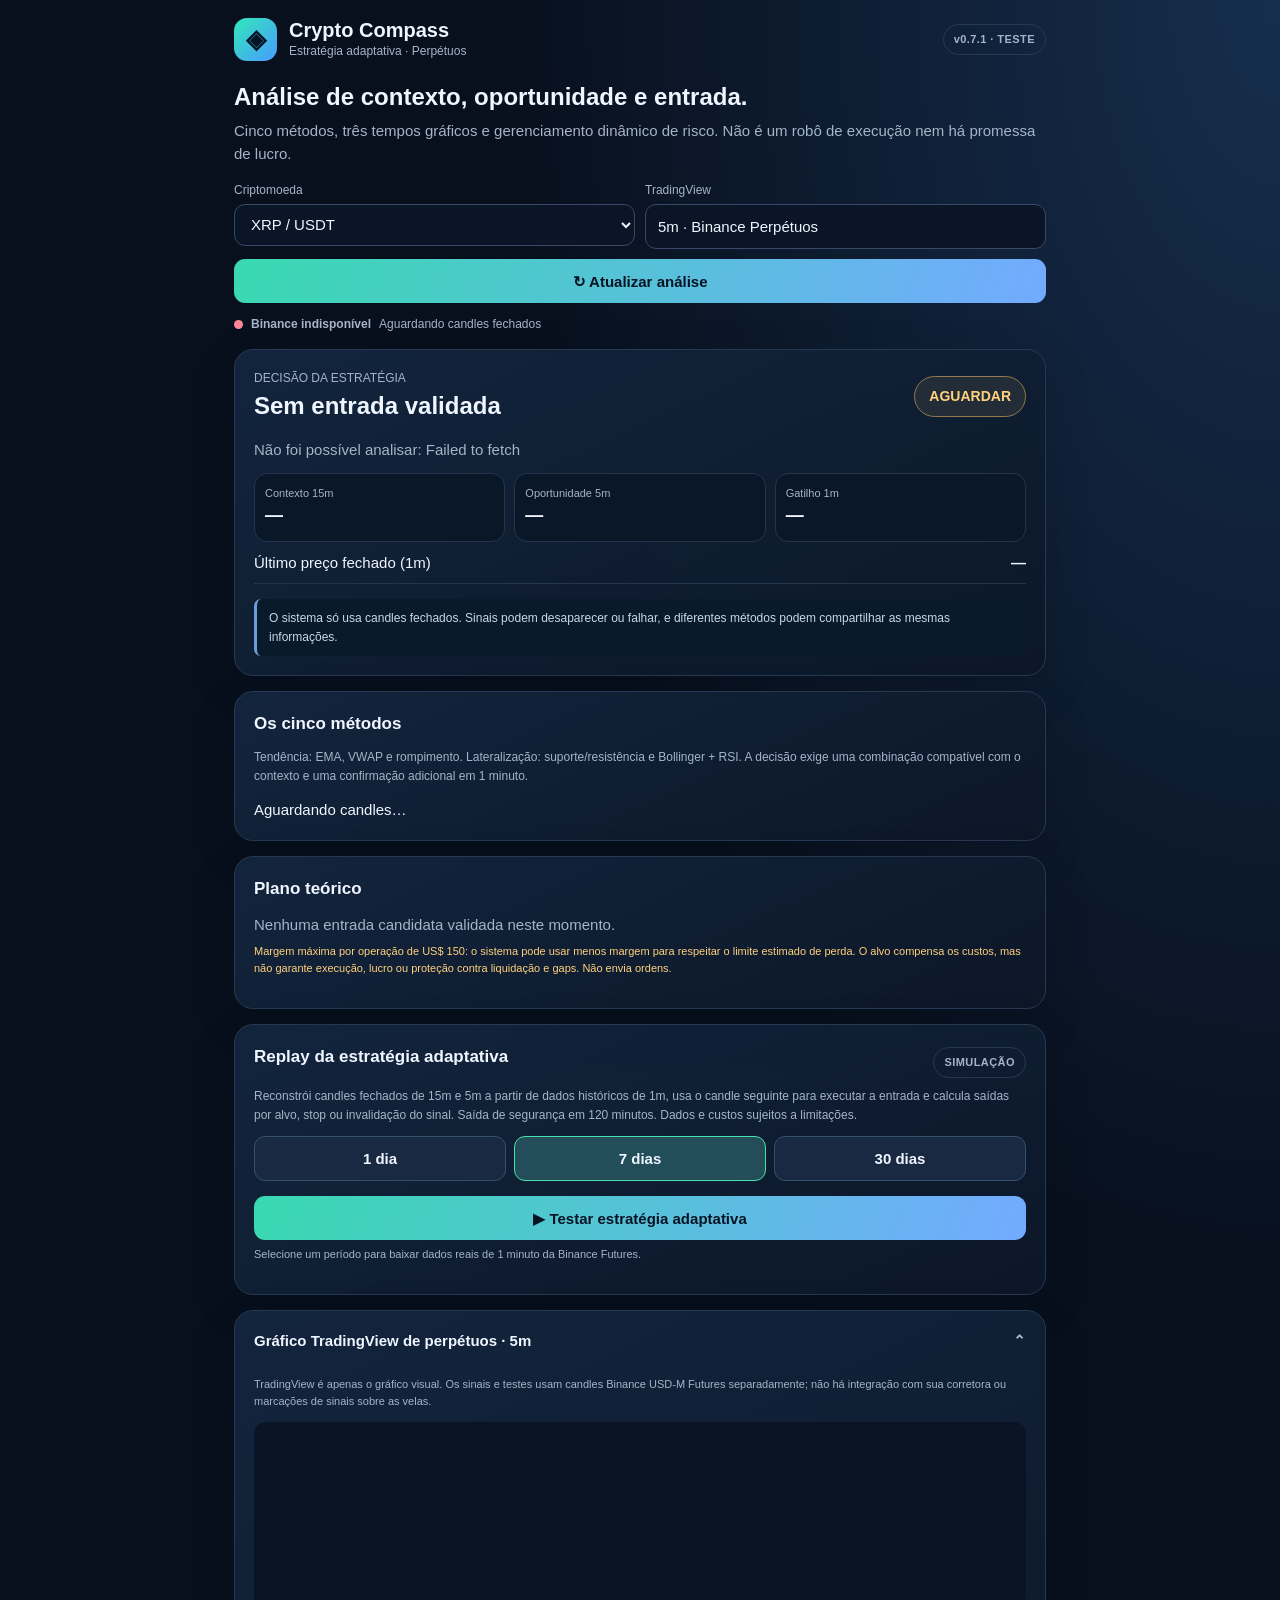
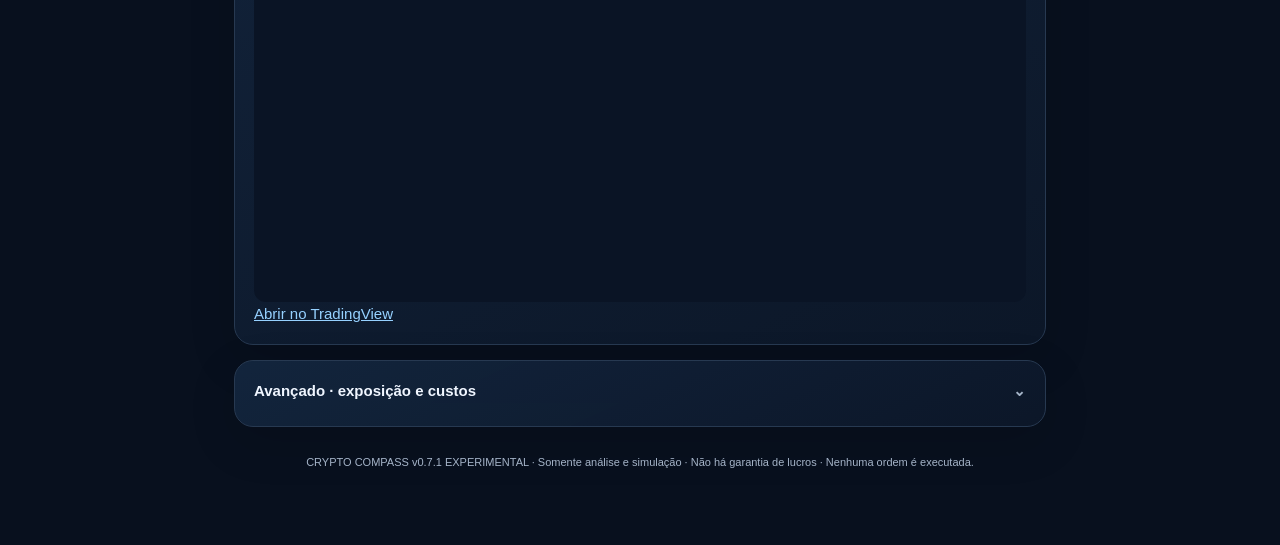
<file: crypto-compass-v0.7-preview.html>
<!doctype html>
<html lang="pt-BR">
<head>
<meta charset="utf-8">
<meta name="viewport" content="width=device-width,initial-scale=1,viewport-fit=cover">
<meta name="theme-color" content="#091120">
<title>Crypto Compass v0.7.1 · Estratégia adaptativa</title>
<style>
:root{color-scheme:dark;--bg:#08101e;--panel:#101e32;--muted:#a5b4c8;--edge:#273951;--ink:#f0f6ff;--green:#48e0ac;--red:#ff8599;--yellow:#ffd17d;--blue:#7ebdff}
*{box-sizing:border-box}body{margin:0;background:radial-gradient(ellipse at top right,#162e4d 0,transparent 42%),var(--bg);color:var(--ink);font:15px/1.55 -apple-system,BlinkMacSystemFont,"Segoe UI",sans-serif}
main{max-width:840px;margin:0 auto;padding:18px 14px 74px}header{display:flex;justify-content:space-between;align-items:center;gap:12px;margin-bottom:22px}
.brand{display:flex;align-items:center;gap:12px}.mark{background:linear-gradient(135deg,#33e8ba,#479cff);color:#051426;width:43px;height:43px;display:grid;place-items:center;border-radius:13px;font-weight:900;font-size:26px}
.brand strong{display:block;font-size:20px;line-height:1.2}.brand small,.sub,.hint{display:block;color:var(--muted);font-size:12px}.pill{font-size:11px;font-weight:800;letter-spacing:.04em;border:1px solid var(--edge);border-radius:30px;padding:6px 10px;color:var(--muted);white-space:nowrap}
h1{font-size:24px;line-height:1.2;margin:0 0 7px}h2{font-size:17px;margin:0 0 11px}p{margin:6px 0 12px}.muted{color:var(--muted)}.small{font-size:12px}.card{background:linear-gradient(155deg,rgba(19,37,62,.96),rgba(12,23,40,.98));border:1px solid var(--edge);border-radius:19px;padding:19px;margin-top:15px;box-shadow:0 15px 48px #0002}
.toolbar{display:grid;grid-template-columns:minmax(120px,1fr) minmax(130px,1fr);gap:10px;margin-top:16px}.toolbar .refresh{grid-column:1/-1}
select,input,button{font:inherit;min-height:44px;border-radius:11px}select,input{width:100%;border:1px solid #374967;background:#0a1527;color:var(--ink);padding:10px 12px}
input:focus,select:focus,button:focus-visible,summary:focus-visible{outline:2px solid var(--blue);outline-offset:2px}
button{background:#182941;border:1px solid #35506c;color:var(--ink);padding:10px 14px;cursor:pointer;font-weight:750}
button.primary{background:linear-gradient(110deg,#39d9b1,#73aaff);color:#071323;border:none}button[disabled]{opacity:.56;cursor:not-allowed}
.statusline{margin-top:12px;display:flex;gap:8px;align-items:center;flex-wrap:wrap;font-size:12px;color:var(--muted)}.dot{height:9px;width:9px;border-radius:50%;background:#71839b;display:inline-block}.dot.live{background:var(--green)}.dot.bad{background:var(--red)}
.signal{display:flex;justify-content:space-between;align-items:center;gap:10px;margin:0 0 13px}.signal strong{font-size:24px}.tag{padding:9px 14px;font-weight:850;border-radius:30px;font-size:14px}.tag.wait{color:var(--yellow);background:#ffce7c15;border:1px solid #94794d}.tag.long{color:var(--green);background:#38dfac18;border:1px solid #317967}.tag.short{color:var(--red);background:#ff859916;border:1px solid #a55b6a}
.grid{display:grid;grid-template-columns:repeat(3,1fr);gap:9px}.metric{background:#0a1729;border:1px solid #24344b;border-radius:13px;padding:11px 10px}.metric small{color:var(--muted);font-size:11px;display:block}.metric strong{font-size:18px;display:block;font-variant-numeric:tabular-nums}.green{color:var(--green)}.red{color:var(--red)}.yellow{color:var(--yellow)}
.note{background:#091a2b;border-left:3px solid #6c9dda;border-radius:7px;padding:10px 12px;font-size:12px;color:#c7d8eb}
.summary{display:flex;justify-content:space-between;align-items:center;gap:10px}summary{list-style:none;cursor:pointer;font-weight:800;padding:5px 0}summary::-webkit-details-marker{display:none}summary::after{content:"⌄";float:right;color:var(--muted)}details[open]>summary::after{content:"⌃"}details.card{padding-top:13px}details .inside{padding-top:12px}
.fields{display:grid;grid-template-columns:repeat(2,minmax(0,1fr));gap:10px}.field span{display:block;font-size:12px;color:var(--muted);margin-bottom:4px}.field input,.field select{min-height:42px}
.kv{display:flex;align-items:center;justify-content:space-between;gap:14px;border-bottom:1px solid #24344b;padding:9px 0}.kv:last-child{border-bottom:0}.kv strong{text-align:right;font-variant-numeric:tabular-nums}.spaced{margin-top:15px}.progress{height:6px;background:#1a2c43;border-radius:5px;margin-top:12px;overflow:hidden}.progress>div{width:0;height:100%;background:var(--green);transition:width .2s}
.columns{display:grid;grid-template-columns:1fr 1fr;gap:10px}.stat{border:1px solid var(--edge);border-radius:12px;padding:11px;background:#0b1729}.stat span{display:block;color:var(--muted);font-size:12px}.stat strong{font-size:23px}
.segment{display:flex;gap:8px;flex-wrap:wrap}.segment button{flex:1;min-width:70px}.segment button.selected{background:#234d59;border-color:var(--green)}
.tv{height:480px;width:100%;overflow:hidden;border-radius:12px;background:#0a1425}.tvmsg{font-size:12px;color:var(--muted);padding:12px}
table{border-collapse:collapse;width:100%;font-size:12px;min-width:480px}th,td{padding:9px 7px;text-align:left;border-bottom:1px solid #24344b}th{color:var(--muted)}.tablewrap{overflow-x:auto}
footer{padding-top:27px;color:var(--muted);font-size:11px;text-align:center}a{color:#96d1ff}
@media(max-width:400px){h1{font-size:22px}.card{padding:14px}.metric strong{font-size:15px}.grid{gap:5px}.metric{padding:8px}.pill{font-size:10px}}
.methods{display:grid;gap:8px}.method{background:#0b192a;border:1px solid var(--edge);border-radius:11px;padding:10px;display:flex;justify-content:space-between;align-items:center;gap:8px}.method .detail{font-size:12px;color:var(--muted)}.method .state{font-size:11px;font-weight:800;white-space:nowrap}.method .state.LONG{color:var(--green)}.method .state.SHORT{color:var(--red)}.method .state.WAIT{color:var(--yellow)}.method .state.NEUTRAL{color:var(--muted)}
.quick{display:grid;grid-template-columns:repeat(2,minmax(0,1fr));gap:8px;margin-bottom:18px}.quick>div{padding:10px 12px;background:#0b1a2b;border:1px solid #2a405a;border-radius:11px}.quick span{display:block;color:var(--muted);font-size:11px}.quick strong{display:block;font-size:17px} @media(min-width:630px){.quick{grid-template-columns:repeat(4,minmax(0,1fr))}}

.tiny{font-size:11px;color:var(--muted)}.risknote{color:var(--yellow)}.cols2{display:grid;grid-template-columns:repeat(2,minmax(0,1fr));gap:9px}.method{padding:12px}.method b{font-size:13px}.method .detail{font-size:11px;line-height:1.35}.stat strong{overflow-wrap:anywhere}
@media(max-width:400px){.cols2{grid-template-columns:1fr}}</style></head><body><main>
<header><div class="brand"><span class="mark">◈</span><div><strong>Crypto Compass</strong><small>Estratégia adaptativa · Perpétuos</small></div></div><span class="pill">v0.7.1 · TESTE</span></header>
<h1>Análise de contexto, oportunidade e entrada.</h1>
<p class="muted">Cinco métodos, três tempos gráficos e gerenciamento dinâmico de risco. Não é um robô de execução nem há promessa de lucro.</p>
<div class="toolbar">
<label class="field"><span>Criptomoeda</span><select id="asset"><option value="XRPUSDT">XRP / USDT</option><option value="SOLUSDT">SOL / USDT</option></select></label>
<div class="field"><span>TradingView</span><input disabled value="5m · Binance Perpétuos"></div>
<button id="refresh" class="primary refresh">↻ Atualizar análise</button>
</div>
<div class="statusline"><span class="dot" id="dot"></span><strong id="connection">Obtendo dados…</strong><span id="lastCandle">Aguardando candles fechados</span></div>
<section class="card">
<div class="signal"><div><div class="sub">DECISÃO DA ESTRATÉGIA</div><strong id="statusTitle">Aguardando…</strong></div><span id="signal" class="tag wait">AGUARDAR</span></div>
<p id="reason" class="muted">Avaliando a tendência de 15 minutos e o último candle de 5 minutos.</p>
<div class="grid">
<div class="metric"><small>Contexto 15m</small><strong id="context">—</strong></div>
<div class="metric"><small>Oportunidade 5m</small><strong id="setup">—</strong></div>
<div class="metric"><small>Gatilho 1m</small><strong id="trigger">—</strong></div>
</div>
<div class="kv"><span>Último preço fechado (1m)</span><strong id="price">—</strong></div>
<div class="note spaced" id="interpret">O sistema só usa candles fechados. Sinais podem desaparecer ou falhar, e diferentes métodos podem compartilhar as mesmas informações.</div>
</section>
<section class="card"><h2>Os cinco métodos</h2><p class="muted small">Tendência: EMA, VWAP e rompimento. Lateralização: suporte/resistência e Bollinger + RSI. A decisão exige uma combinação compatível com o contexto e uma confirmação adicional em 1 minuto.</p><div id="methods" class="methods">Aguardando candles…</div></section>
<section class="card"><h2>Plano teórico</h2>
<div id="noPlan" class="muted">Nenhuma entrada candidata validada neste momento.</div>
<div id="plan" hidden>
<div class="grid">
<div class="metric"><small>Entrada de referência</small><strong id="entryPlan">—</strong></div>
<div class="metric"><small>Stop técnico</small><strong id="stopPlan">—</strong></div>
<div class="metric"><small>Alvo dinâmico</small><strong id="targetPlan">—</strong></div></div>
<div class="kv"><span>Perda no stop, custos incluídos</span><strong id="lossPlan" class="red">—</strong></div>
<div class="kv"><span>Ganho no alvo, custos incluídos</span><strong id="gainPlan" class="green">—</strong></div>
<div class="kv"><span>Relação lucro/perda líquida prevista</span><strong id="ratioPlan">—</strong></div>
<div class="kv"><span>Margem estimada utilizada</span><strong id="usedMargin">—</strong></div>
<div class="kv"><span>Posição nominal estimada</span><strong id="notional">—</strong></div></div>
<p class="tiny risknote">Margem máxima por operação de US$ 150: o sistema pode usar menos margem para respeitar o limite estimado de perda. O alvo compensa os custos, mas não garante execução, lucro ou proteção contra liquidação e gaps. Não envia ordens.</p>
</section>
<section class="card">
<div class="summary"><h2>Replay da estratégia adaptativa</h2><span class="pill">SIMULAÇÃO</span></div>
<p class="muted small">Reconstrói candles fechados de 15m e 5m a partir de dados históricos de 1m, usa o candle seguinte para executar a entrada e calcula saídas por alvo, stop ou invalidação do sinal. Saída de segurança em 120 minutos. Dados e custos sujeitos a limitações.</p>
<div class="segment" id="periods"><button type="button" data-days="1">1 dia</button><button type="button" data-days="7" class="selected">7 dias</button><button type="button" data-days="30">30 dias</button></div>
<button id="test" class="primary spaced" style="width:100%">▶ Testar estratégia adaptativa</button>
<div id="progress" class="progress" hidden><div id="bar"></div></div><p id="testMessage" class="tiny">Selecione um período para baixar dados reais de 1 minuto da Binance Futures.</p>
<div id="results" hidden>
<div class="columns">
<div class="stat"><span>Operações</span><strong id="trades">—</strong></div>
<div class="stat"><span>Operações lucrativas após custos</span><strong id="winNet">—</strong></div>
<div class="stat"><span>Alvo técnico atingido</span><strong id="winTarget">—</strong></div>
<div class="stat"><span>Resultado líquido</span><strong id="net">—</strong></div></div>
<div class="note spaced" id="verdict">—</div>
<div class="kv"><span>Resultado nos 30% mais recentes</span><strong id="recent">—</strong></div>
<div class="kv"><span>Maior queda acumulada (USDT)</span><strong id="dd">—</strong></div>
<div class="kv"><span>Fator de lucro</span><strong id="factor">—</strong></div>
<div class="kv"><span>Entradas rejeitadas pelos filtros</span><strong id="rejected">—</strong></div>
<div class="kv"><span>Motivos das rejeições</span><strong id="rejectionReasons">—</strong></div>
<div class="kv"><span>Entradas sem histórico futuro suficiente</span><strong id="incomplete">—</strong></div>
<div class="kv"><span>Margem média das operações</span><strong id="avgMargin">—</strong></div>
<div class="kv"><span>Candles ambíguos: alvo e stop no mesmo minuto</span><strong id="ambiguous">—</strong></div>
<div class="kv"><span>Saídas por invalidação / segurança</span><strong id="earlyExits">—</strong></div>
<details class="spaced"><summary>Ver últimas operações</summary><div class="inside tablewrap"><table><thead><tr><th>Data</th><th>Direção</th><th>Métodos</th><th>Saída</th><th>Líquido</th></tr></thead><tbody id="rows"></tbody></table></div></details>
</div></section>
<details class="card" id="chartToggle" open><summary>Gráfico TradingView de perpétuos · 5m</summary>
<div class="inside"><p class="tiny">TradingView é apenas o gráfico visual. Os sinais e testes usam candles Binance USD-M Futures separadamente; não há integração com sua corretora ou marcações de sinais sobre as velas.</p>
<div id="tv" class="tv"><p class="tvmsg">Carregando gráfico…</p></div><a id="tvlink" target="_blank" rel="noopener noreferrer" href="https://www.tradingview.com/">Abrir no TradingView</a></div>
</details>
<details class="card"><summary>Avançado · exposição e custos</summary>
<div class="inside">
<div class="fields">
<label class="field"><span>Margem máxima por operação (USDT)</span><input id="margin" type="number" value="150" min="1" step="1" inputmode="decimal"></label>
<label class="field"><span>Alavancagem (5x provisória)</span><input id="leverage" type="number" value="5" min="1" max="125" step="1" inputmode="numeric"></label>
<label class="field"><span>Limite de perda estimada por operação (USDT)</span><input id="maxLoss" type="number" value="5" min=".1" max="500" step=".5" inputmode="decimal"></label>
<label class="field"><span>Taxa por lado (%)</span><input id="fee" type="number" value=".05" min="0" max="1" step=".01" inputmode="decimal"></label>
<label class="field"><span>Slippage estimado por lado (%)</span><input id="slip" type="number" value=".02" min="0" max="2" step=".01" inputmode="decimal"></label>
</div>
<p class="tiny risknote">O stop é técnico. O tamanho da posição diminui quando necessário para respeitar a perda máxima estimada, e o alvo precisa compensar custos e risco. A perda real pode superar o limite por gaps, slippage, taxas reais e liquidação. Simulação, não execução.</p>
</div></details>
<footer>CRYPTO COMPASS v0.7.1 EXPERIMENTAL · Somente análise e simulação · Não há garantia de lucros · Nenhuma ordem é executada.</footer>
</main><script>
(function(){
'use strict';
const $=id=>document.getElementById(id),minute=60000,day=86400000,WAIT=ms=>new Promise(r=>setTimeout(r,ms));
let symbol='XRPUSDT',candles=[],socket=null,abort=null,replayAbort=null,replayWorking=false,daysChosen=7,lastFetched=0,widgetLoaded=false;
const cached=new Map();
const num=x=>Number(x).toLocaleString('pt-BR',{maximumFractionDigits:2}),pct=x=>Number.isFinite(x)?num(x*100)+'%':'—';
const usd=x=>Number.isFinite(x)?(x<0?'−US$ ':'+US$ ')+num(Math.abs(x)):'—';
const price=x=>Number.isFinite(x)?'$ '+Number(x).toLocaleString('en-US',{minimumFractionDigits:x<5?4:2,maximumFractionDigits:x<5?5:2}):'—';
const names=['Pullback nas EMA 9/21','Rompimento com volume','Reação na VWAP','Suporte e resistência','Bollinger + RSI'];
function params(){return {margin:+$('margin').value,lev:+$('leverage').value,maxLoss:+$('maxLoss').value,fee:+$('fee').value/100,slip:+$('slip').value/100}}
function valid(s){return Object.values(s).every(Number.isFinite)&&s.margin>0&&s.lev>=1&&s.lev<=125&&s.maxLoss>0&&s.fee>=0&&s.fee<=.01&&s.slip>=0&&s.slip<=.02}
function candlesFrom(rows){return rows.map(z=>({t:+z[0],o:+z[1],h:+z[2],l:+z[3],c:+z[4],v:+z[5],end:+z[6]})).filter(z=>Object.values(z).every(Number.isFinite)&&z.o>0&&z.c>0&&z.l>0&&z.h>=Math.max(z.o,z.c)&&z.l<=Math.min(z.o,z.c))}
async function fetchBars(sym,count,end,signal){const u='https://fapi.binance.com/fapi/v1/klines?symbol='+encodeURIComponent(sym)+'&interval=1m&limit='+count+(end?'&endTime='+end:'');const res=await fetch(u,{cache:'no-store',signal});if(!res.ok)throw Error('Binance Futures HTTP '+res.status);const data=await res.json();if(!Array.isArray(data))throw Error('Resposta inesperada');return candlesFrom(data)}
function aggregate(one,minutes){const ms=minutes*minute,output=[];let bucket=[],key=-1;
function flush(){if(bucket.length!==minutes||bucket[0].t!==key)return;for(let k=1;k<minutes;k++)if(bucket[k].t!==bucket[0].t+k*minute)return;
output.push({t:key,end:bucket.at(-1).end,o:bucket[0].o,c:bucket.at(-1).c,h:Math.max(...bucket.map(z=>z.h)),l:Math.min(...bucket.map(z=>z.l)),v:bucket.reduce((a,z)=>a+z.v,0)})}
for(const z of one){const k=Math.floor(z.t/ms)*ms;if(k!==key){flush();key=k;bucket=[]}bucket.push(z)}flush();return output}
function indicators(c){const k={e9:[],e21:[],e50:[],rsi:[],atr:[],vwap:[]},q9=2/10,q21=2/22,q50=2/51;let e9=0,e21=0,e50=0,g=0,l=0,a=0,pv=0,volume=0;
for(let i=0;i<c.length;i++){const z=c[i];e9=i?e9+q9*(z.c-e9):z.c;e21=i?e21+q21*(z.c-e21):z.c;e50=i?e50+q50*(z.c-e50):z.c;k.e9.push(e9);k.e21.push(e21);k.e50.push(e50);
const delta=i?z.c-c[i-1].c:0;
if(i<=7){g+=Math.max(delta,0);l+=Math.max(-delta,0);if(i===7){g/=7;l/=7}}else{g=(g*6+Math.max(delta,0))/7;l=(l*6+Math.max(-delta,0))/7}
k.rsi.push(i<7?NaN:l===0?(g===0?50:100):100-100/(1+g/l));
const tr=i?Math.max(z.h-z.l,Math.abs(z.h-c[i-1].c),Math.abs(z.l-c[i-1].c)):z.h-z.l;
if(i<14)a+=tr;else if(i===14)a=(a+tr)/15;else a=(a*13+tr)/14;
k.atr.push(i<14?NaN:a);
pv+=((z.h+z.l+z.c)/3)*z.v;volume+=z.v;if(i>=60){const old=c[i-60];pv-=((old.h+old.l+old.c)/3)*old.v;volume-=old.v}
k.vwap.push(i>=59&&volume>0?pv/volume:NaN)}
return k}
function trend15(c,k,i){if(i<62)return 'INDEFINIDO';const d=(k.e21[i]-k.e21[i-3])/k.atr[i],sep=(k.e21[i]-k.e50[i])/k.atr[i];
if(k.e21[i]>k.e50[i]&&c[i].c>k.e21[i]&&d>.07)return 'ALTA';
if(k.e21[i]<k.e50[i]&&c[i].c<k.e21[i]&&d<-.07)return 'BAIXA';
if(Math.abs(d)<.25&&Math.abs(sep)<1.1)return 'LATERAL';
return 'TRANSIÇÃO'}
function setup5(c,k,i,regime){const states=names.map(name=>({name,status:'NEUTRO',why:'Sem sinal compatível.'}));const mark=(n,status,why)=>{states[n]={name:names[n],status,why}};
const none=(why)=>({side:'WAIT',why,states,regime,confirmed:0,atr:k.atr[i]});
if(i<65||!Number.isFinite(k.atr[i])||!Number.isFinite(k.vwap[i]))return none('Aguardando indicadores.');
const z=c[i],p=c[i-1],atr=k.atr[i],bull=z.c>z.o&&z.c>p.c,bear=z.c<z.o&&z.c<p.c,volAvg=c.slice(i-20,i).reduce((a,z)=>a+z.v,0)/20,vol=volAvg?z.v/volAvg:0;
const up=regime==='ALTA',down=regime==='BAIXA',range=regime==='LATERAL';
if(up||down){
const touched=c.slice(i-3,i+1).some((b,j)=>up?(b.l<=k.e9[i-3+j]+.3*atr&&b.h>=k.e21[i-3+j]-.2*atr):(b.h>=k.e9[i-3+j]-.3*atr&&b.l<=k.e21[i-3+j]+.2*atr));
if(touched&&up&&z.c>k.e9[i]&&bull&&k.e9[i]>k.e21[i])mark(0,'LONG','Correção até EMAs e retomada.');
else if(touched&&down&&z.c<k.e9[i]&&bear&&k.e9[i]<k.e21[i])mark(0,'SHORT','Correção até EMAs e retomada.');
else if(touched)mark(0,'AGUARDAR','Falta confirmação da correção.');
const breakoutUp=z.c>Math.max(...c.slice(i-9,i).map(b=>b.h))&&vol>=1.25&&bull;
const breakoutDown=z.c<Math.min(...c.slice(i-9,i).map(b=>b.l))&&vol>=1.25&&bear;
if(breakoutUp&&up)mark(1,'LONG','Rompimento de resistência com volume.');
else if(breakoutDown&&down)mark(1,'SHORT','Rompimento de suporte com volume.');
else if(breakoutUp||breakoutDown)mark(1,'AGUARDAR','Rompimento contra a tendência de 15m.');
const vwap=k.vwap[i];
if(up&&k.vwap[i]>k.vwap[i-3]&&z.c>vwap&&z.l<=vwap+.8*atr&&bull)mark(2,'LONG','Reação acima de VWAP crescente.');
else if(down&&k.vwap[i]<k.vwap[i-3]&&z.c<vwap&&z.h>=vwap-.8*atr&&bear)mark(2,'SHORT','Reação abaixo de VWAP decrescente.');
else if(Math.abs(z.c-vwap)<atr*.8)mark(2,'AGUARDAR','Aguardando confirmação na VWAP.')
}
if(range){const recent=c.slice(i-28,i),sup=Math.min(...recent.map(b=>b.l)),res=Math.max(...recent.map(b=>b.h));
if(res-sup>atr*1.8){
if(z.l<=sup+.35*atr&&z.c>sup+.25*atr&&bull)mark(3,'LONG','Reação no suporte.');
else if(z.h>=res-.35*atr&&z.c<res-.25*atr&&bear)mark(3,'SHORT','Rejeição na resistência.');
}
const last=c.slice(i-19,i+1),mean=last.reduce((a,b)=>a+b.c,0)/20,sd=Math.sqrt(last.reduce((a,b)=>a+(b.c-mean)**2,0)/20);
if(z.l<=mean-2*sd+.3*atr&&bull&&k.rsi[i]<48)mark(4,'LONG','Reação na banda inferior com RSI baixo.');
else if(z.h>=mean+2*sd-.3*atr&&bear&&k.rsi[i]>52)mark(4,'SHORT','Reação na banda superior com RSI alto.');
}
const longs=states.filter(v=>v.status==='LONG').length,shorts=states.filter(v=>v.status==='SHORT').length;
const side=longs>=2&&shorts===0?'LONG':shorts>=2&&longs===0?'SHORT':'WAIT';
return {side,regime,states,atr,confirmed:side==='LONG'?longs:side==='SHORT'?shorts:0,why:side==='WAIT'?'Faltou combinação compatível entre os cinco métodos.':'Contexto '+regime.toLowerCase()+': '+(side==='LONG'?longs:shorts)+' métodos compatíveis. Aguardando gatilho de 1 minuto.'}
}
function trigger1(one,i,side){if(i<20)return false;const z=one[i],p=one[i-1],vol=one.slice(i-15,i).reduce((a,b)=>a+b.v,0)/15,volOK=z.v>=vol*.9;
return volOK&&(side==='LONG'?z.c>z.o&&z.c>p.h:z.c<z.o&&z.c<p.l)}

function pnl(entry,exit,side,s,qtyOverride){
 const qty=qtyOverride===undefined?s.margin*s.lev/entry:qtyOverride,k=s.fee+s.slip,d=side==='LONG'?1:-1;
 return qty*(d*(exit-entry)-k*(entry+exit))
}
function plan(entry,side,s,atr5,last5){
 const fail=(why,reason)=>({ok:false,why,reason});
 if(!(Number.isFinite(entry)&&entry>0&&Number.isFinite(atr5)&&atr5>0&&last5.length>=4&&valid(s)))return fail('Dados ou parâmetros insuficientes.','Dados');
 const d=side==='LONG'?1:-1,k=s.fee+s.slip,part=last5.slice(-4);
 const pivot=side==='LONG'?Math.min(...part.map(x=>x.l)):Math.max(...part.map(x=>x.h));
 const distance=Math.max(.85*atr5,d*(entry-pivot)+.12*atr5);
 if(!Number.isFinite(distance)||distance<=0||distance>3*atr5)return fail('Stop técnico muito distante da volatilidade atual.','Stop distante');
 const stop=entry-d*distance;
 if(stop<=0)return fail('Stop calculado fora dos preços válidos.','Preço inválido');
 // Perda por unidade, com taxa/slippage estimados em ambos os lados.
 const costAtStop=k*(entry+stop),riskPerUnit=distance+costAtStop;
 if(!(riskPerUnit>0))return fail('Risco por unidade inválido.','Preço inválido');
 // Usar a MENOR posição entre margem máxima e limite líquido de risco.
 const qty=Math.min(s.margin*s.lev/entry,s.maxLoss/riskPerUnit);
 if(!(qty>0&&Number.isFinite(qty))||qty*entry<10)return fail('Posição viável menor que US$ 10.','Posição insuficiente');
 const minRR=1.25;
 // Alvo mínimo para que recompensa líquida / perda líquida >= 1,25.
 const requiredDist=(minRR*riskPerUnit+2*k*entry)/(1-d*k);
 const targetDistance=Math.max(1.8*distance,requiredDist*1.005);
 // Sem inventar alvos ilimitados apenas para mostrar uma entrada.
 if(targetDistance>Math.min(3*distance,4.4*atr5))return fail('Custos altos: alvo necessário está longe demais da volatilidade recente.','Alvo/custos');
 const target=entry+d*targetDistance;
 if(!(target>0&&Number.isFinite(target)))return fail('Alvo inválido.','Preço inválido');
 const loss=pnl(entry,stop,side,s,qty),gain=pnl(entry,target,side,s,qty),ratio=loss<0?gain/(-loss):NaN;
 if(!(Number.isFinite(ratio)&&ratio>=minRR-1e-6&&gain>0&&loss<0&&-loss<=s.maxLoss+1e-6))return fail('A relação líquida não atende ao risco definido.','Risco/retorno');
 return {ok:true,entry,stop,target,loss,gain,ratio,qty,notional:qty*entry,marginUsed:qty*entry/s.lev,
   stopDistance:distance,targetDistance,riskCap:s.maxLoss};
}

function lastIndexAt(c,t){let lo=0,hi=c.length-1,ans=-1;while(lo<=hi){const mid=(lo+hi)>>1;if(c[mid].end<=t){ans=mid;lo=mid+1}else hi=mid-1}return ans}
function statusUI(txt,cls){$('signal').textContent=txt;$('signal').className='tag '+cls}
function waiting(reason){statusUI('AGUARDAR','wait');$('statusTitle').textContent='Sem entrada validada';$('reason').textContent=reason;$('plan').hidden=true;$('noPlan').hidden=false}
function methodUI(states){const el=$('methods');el.textContent='';for(const st of states){const row=document.createElement('div');row.className='method';const left=document.createElement('div'),title=document.createElement('b'),details=document.createElement('div'),side=document.createElement('span');
title.textContent=st.name;details.className='detail';details.textContent=st.why;left.append(title,details);side.className='state '+(st.status==='LONG'?'LONG':st.status==='SHORT'?'SHORT':st.status==='AGUARDAR'?'WAIT':'NEUTRAL');side.textContent=st.status;row.append(left,side);el.append(row)}}
function evaluateLive(){if(candles.length<1030){waiting('Aguardando pelo menos 1.030 candles de 1 minuto para análise completa.');return}const one=candles,now=Date.now(),last=one.at(-1);$('lastCandle').textContent='Candle de 1m fechado às '+new Date(last.end).toLocaleTimeString('pt-BR',{hour:'2-digit',minute:'2-digit'});$('price').textContent=price(last.c);
if(now-last.end>180000){waiting('Histórico de 1 minuto desatualizado. Atualize.');return}
const s=params();if(!valid(s)){waiting('Verifique as configurações de margem, risco e taxas.');return}
const f5=aggregate(one,5),f15=aggregate(one,15);if(f5.length<70||f15.length<65){waiting('Aguardando candles completos de 5m e 15m.');return}
const k5=indicators(f5),k15=indicators(f15),five=f5.at(-1),i5=f5.length-1,i15=lastIndexAt(f15,five.end),regime=trend15(f15,k15,i15);
const setup=setup5(f5,k5,i5,regime);$('context').textContent=regime;$('setup').textContent=setup.side==='WAIT'?'AGUARDAR':setup.side+' '+setup.confirmed+'/5';methodUI(setup.states);
const timeAfter=last.t-(five.end+1);const eligible=timeAfter>=0&&timeAfter<5*minute,gotTrigger=setup.side!=='WAIT'&&eligible&&trigger1(one,one.length-1,setup.side);
$('trigger').textContent=gotTrigger?'CONFIRMADO':eligible?'AGUARDAR':'NOVA VELA 5m';
if(!gotTrigger){waiting(setup.side==='WAIT'?setup.why:'Aguardando confirmação do próximo candle de 1 minuto após a preparação de 5m.');return}
const p=plan(last.c,setup.side,s,setup.atr,f5.slice(0,i5+1));if(!p.ok){waiting('Gatilho encontrado, mas entrada rejeitada: '+p.why);return}
statusUI(setup.side,setup.side==='LONG'?'long':'short');$('statusTitle').textContent=setup.side==='LONG'?'Compra candidata':'Venda candidata';
$('reason').textContent='15m '+regime+' · '+setup.confirmed+' métodos 5m · gatilho 1m. Próxima abertura pode diferir do preço indicado.';
$('entryPlan').textContent=price(p.entry);$('stopPlan').textContent=price(p.stop);$('targetPlan').textContent=price(p.target);$('lossPlan').textContent=usd(p.loss);$('gainPlan').textContent=usd(p.gain);$('ratioPlan').textContent=num(p.ratio)+' : 1';$('usedMargin').textContent='US$ '+num(p.marginUsed);$('notional').textContent='US$ '+num(p.notional);
$('plan').hidden=false;$('noPlan').hidden=true;
$('interpret').textContent='Stop e alvo dependem do ATR e da estrutura do preço. Este sinal só considera candles já fechados e não prevê o próximo movimento.';
}
function haltSocket(){const w=socket;socket=null;if(w){w.onclose=null;w.onmessage=null;w.close()}}
async function refresh(){const sym=symbol;haltSocket();if(abort)abort.abort();abort=new AbortController();$('refresh').disabled=true;$('connection').textContent='Baixando histórico 1m…';
try{const b=(await fetchBars(sym,1500,null,abort.signal)).filter(x=>x.end<=Date.now());if(sym!==symbol||abort.signal.aborted)return;if(b.length<1030)throw Error('Histórico de 1m insuficiente');candles=b;lastFetched=Date.now();evaluateLive();openSocket(sym)}
catch(e){if(abort.signal.aborted)return;candles=[];waiting('Não foi possível analisar: '+e.message);$('connection').textContent='Binance indisponível';$('dot').className='dot bad'}
finally{if(sym===symbol)$('refresh').disabled=false}}
function openSocket(sym){try{const w=new WebSocket('wss://fstream.binance.com/ws/'+sym.toLowerCase()+'@kline_1m');socket=w;
w.onopen=()=>{if(w!==socket)return;$('connection').textContent='Conectado · Binance Futures';$('dot').className='dot live'};
w.onmessage=e=>{if(w!==socket||sym!==symbol)return;let msg;try{msg=JSON.parse(e.data)}catch{return}
const k=msg.k;if(!k||!k.x||k.s!==sym)return;const bar={t:+k.t,o:+k.o,h:+k.h,l:+k.l,c:+k.c,v:+k.v,end:+k.T};
if(!Object.values(bar).every(Number.isFinite))return;
const prev=candles.at(-1);if(bar.t===prev?.t)candles[candles.length-1]=bar;else if(!prev||bar.t>prev.t)candles.push(bar);else return;
candles=candles.slice(-1500);lastFetched=Date.now();evaluateLive()};
w.onerror=()=>{if(w===socket)$('connection').textContent='Conexão instável'};
w.onclose=()=>{if(w!==socket)return;socket=null;$('connection').textContent='Sem streaming; atualize manualmente'}
}catch(e){$('connection').textContent='Streaming indisponível'}}
function showTV(){if(widgetLoaded)return;widgetLoaded=true;const host=$('tv');host.textContent='';const wrap=document.createElement('div'),inner=document.createElement('div'),scr=document.createElement('script');
wrap.className='tradingview-widget-container';wrap.style.cssText='height:100%;width:100%';inner.className='tradingview-widget-container__widget';inner.style.cssText='height:100%;width:100%';wrap.append(inner);host.append(wrap);
const sym=symbol==='XRPUSDT'?'BINANCE:XRPUSDT.P':'BINANCE:SOLUSDT.P';
scr.async=true;scr.src='https://s3.tradingview.com/external-embedding/embed-widget-advanced-chart.js';scr.textContent=JSON.stringify({autosize:true,symbol:sym,interval:'5',timezone:'America/Sao_Paulo',theme:'dark',locale:'br',style:'1',hide_side_toolbar:true,allow_symbol_change:false,support_host:'https://www.tradingview.com'});wrap.append(scr);
$('tvlink').href='https://www.tradingview.com/chart/?symbol='+encodeURIComponent(sym)}
function stats(tr){let win=0,hit=0,total=0,peak=0,dd=0,profit=0,loss=0,early=0;
for(const t of tr){if(t.net>0){win++;profit+=t.net}else loss+=Math.abs(t.net);if(t.why==='Alvo')hit++;if(t.why==='Invalidação'||t.why==='Segurança 120m')early++;total+=t.net;peak=Math.max(peak,total);dd=Math.max(dd,peak-total)}
return {n:tr.length,winRate:tr.length?win/tr.length:NaN,hit:tr.length?hit/tr.length:NaN,total,dd,pf:loss?profit/loss:profit?Infinity:NaN,early}}
function backtest(one,s,days){const f5=aggregate(one,5),f15=aggregate(one,15),k5=indicators(f5),k15=indicators(f15),k1=indicators(one);
const index=new Map(one.map((c,i)=>[c.t,i]));const trades=[];let rejected=0,ambiguous=0,until=-1,prepared=0,triggered=0,incomplete=0,marginSum=0;const rejectionReasons={};
const cutoff=one.at(-1).t-days*day;
for(let i=195;i<f5.length-1;i++){const candle=f5[i],at=candle.end+1;if(at<cutoff||at<=until)continue;
const i15=lastIndexAt(f15,candle.end);if(i15<65)continue;const regime=trend15(f15,k15,i15),setup=setup5(f5,k5,i,regime);if(setup.side==='WAIT')continue;prepared++;
const min=index.get(at);if(min===undefined)continue;
let trig=-1;for(let j=min;j<min+5&&j+1<one.length;j++){if(one[j].t!==at+(j-min)*minute)break;if(trigger1(one,j,setup.side)){trig=j;break}}
if(trig<0)continue;triggered++;const eIndex=trig+1;if(eIndex>=one.length-120){incomplete++;continue}const entry=one[eIndex].o,p=plan(entry,setup.side,s,setup.atr,f5.slice(0,i+1));if(!p.ok){rejected++;rejectionReasons[p.reason]=(rejectionReasons[p.reason]||0)+1;continue}
const d=setup.side==='LONG'?1:-1;let out=NaN,why='',exitIndex=-1,amb=false;
for(let j=eIndex;j<Math.min(one.length,eIndex+120);j++){const b=one[j],stopHit=d===1?b.l<=p.stop:b.h>=p.stop,targetHit=d===1?b.h>=p.target:b.l<=p.target;
if(stopHit&&targetHit){ambiguous++;amb=true}
if(stopHit){out=d===1?Math.min(p.stop,b.o):Math.max(p.stop,b.o);why='Stop';exitIndex=j;break}
if(targetHit){out=p.target;why='Alvo';exitIndex=j;break}
// Invalidação técnica: candle fechado duas vezes do outro lado da EMA 21 do 1m, após 4 minutos.
if(j>=eIndex+4&&j+1<one.length&&((d===1&&b.c<k1.e21[j]&&one[j-1].c<k1.e21[j-1])||(d===-1&&b.c>k1.e21[j]&&one[j-1].c>k1.e21[j-1]))){out=one[j+1].o;why='Invalidação';exitIndex=j+1;break}
}
if(!Number.isFinite(out)){exitIndex=eIndex+119;if(exitIndex>=one.length)continue;out=one[exitIndex].c;why='Segurança 120m'}
if(!Number.isFinite(out))continue;const gross=p.qty*d*(out-entry),net=pnl(entry,out,setup.side,s,p.qty);marginSum+=p.marginUsed;
trades.push({t:one[eIndex].t,side:setup.side,methods:setup.states.filter(x=>x.status===setup.side).map(x=>x.name),why,gross,net,amb,margin:p.marginUsed,nominal:p.notional,loss:p.loss,gain:p.gain});
until=one[exitIndex].t;
}
return {trades,rejected,rejectionReasons,incomplete,averageMargin:trades.length?marginSum/trades.length:NaN,ambiguous,prepared,triggered,fiveCount:f5.length,fifteenCount:f15.length}}
async function getHistory(days,sym,signal,progress){const now=Date.now(),cutoff=now-(days*1440+1800)*minute;let end=now,all=[],loops=0;
while(end>cutoff&&loops<38){if(signal.aborted)throw new DOMException('Cancelado','AbortError');const bars=await fetchBars(sym,1500,end,signal);if(!bars.length)break;all.push(...bars);end=bars[0].t-1;loops++;progress(Math.min(.98,(now-end)/(now-cutoff)));if(end<=cutoff)break;await WAIT(110)}
const map=new Map();for(const b of all)if(b.end<=now&&b.t>=cutoff)map.set(b.t,b);return [...map.values()].sort((a,b)=>a.t-b.t)}
async function runTest(){if(replayWorking)return;const s=params();if(!valid(s)){$('testMessage').textContent='Confira margem, alavancagem e custos.';return}
replayWorking=true;const sym=symbol,days=daysChosen;replayAbort=new AbortController();$('test').disabled=true;$('results').hidden=true;$('progress').hidden=false;$('bar').style.width='0%';
try{$('testMessage').textContent='Obtendo candles de 1 minuto… Aguarde, principalmente para 30 dias.';
const key=sym+'_'+days,ca=cached.get(key),usable=ca&&Date.now()-ca.at<180000;
const one=usable?ca.one:await getHistory(days,sym,replayAbort.signal,x=>{$('bar').style.width=Math.round(x*100)+'%';$('testMessage').textContent='Baixando '+Math.round(x*100)+'%'});
if(!usable){cached.set(key,{one,at:Date.now()});if(cached.size>2)cached.delete(cached.keys().next().value)}
if(sym!==symbol||replayAbort.signal.aborted)throw new DOMException('Cancelado','AbortError');
if(one.length<days*1410+1650){$('testMessage').textContent='Histórico insuficiente ('+num(one.length)+' candles). Nenhuma estatística apresentada.';return}
let gaps=0;for(let i=1;i<one.length;i++)if(one[i].t-one[i-1].t!==minute)gaps++;if(gaps>3){$('testMessage').textContent='Histórico possui '+gaps+' lacunas de 1 minuto; teste suspenso.';return}
$('testMessage').textContent='Simulando entradas e saídas…';await WAIT(20);
const result=backtest(one,s,days),all=stats(result.trades),start=one.at(-1).t-days*day*.3,recent=stats(result.trades.filter(x=>x.t>=start));
$('trades').textContent=num(all.n);$('winNet').textContent=pct(all.winRate);$('winTarget').textContent=pct(all.hit);$('net').textContent=all.n?usd(all.total):'— (sem operações)';$('net').className=all.total>=0?'green':'red';
$('recent').textContent=num(recent.n)+' operações · '+pct(recent.winRate)+' lucrativas · '+usd(recent.total);
$('dd').textContent='US$ '+num(all.dd);$('factor').textContent=Number.isFinite(all.pf)?num(all.pf):'—';
$('rejected').textContent=num(result.rejected);$('rejectionReasons').textContent=Object.entries(result.rejectionReasons).map(([name,n])=>name+': '+n).join(' · ')||'Nenhuma';$('incomplete').textContent=num(result.incomplete);$('avgMargin').textContent=Number.isFinite(result.averageMargin)?'US$ '+num(result.averageMargin):'—';$('ambiguous').textContent=num(result.ambiguous);$('earlyExits').textContent=num(all.early);
$('verdict').textContent=(all.n<30?'Amostra pequena ou sem operações: não é possível tirar conclusões confiáveis. ':all.total<0?'O resultado líquido foi negativo. ':'O resultado líquido foi positivo apenas nesta amostra, sem garantia futura. ')+result.prepared+' setups preparados, '+result.triggered+' gatilhos 1m identificados. '+result.rejected+' vetados pelos filtros e '+result.incomplete+' excluídos por falta de candles seguintes. Alvo e stop tocados na mesma vela contam como stop. Janela dos 30% recentes é uma verificação descritiva, não validação independente.';
$('rows').textContent='';for(const t of result.trades.slice(-10).reverse()){const row=document.createElement('tr');for(const x of [new Date(t.t).toLocaleString('pt-BR',{day:'2-digit',month:'2-digit',hour:'2-digit',minute:'2-digit'}),t.side,t.methods.join(' + '),t.why+(t.amb?'*':''),usd(t.net)]){const cell=document.createElement('td');cell.textContent=x;row.append(cell)}$('rows').append(row)}
$('results').hidden=false;$('bar').style.width='100%';$('testMessage').textContent=num(one.length)+' candles 1m · '+num(result.fiveCount)+' candles 5m · '+num(result.fifteenCount)+' candles 15m · '+days+' dia(s) · margem US$ '+num(s.margin)+' · alavancagem '+num(s.lev)+'x · dados Binance Futures e custos estimados.';
}catch(e){$('testMessage').textContent=e.name==='AbortError'?'Teste interrompido; selecione o ativo e tente novamente.':'Replay indisponível: '+e.message+'. Nenhum resultado parcial apresentado.'}
finally{replayWorking=false;$('test').disabled=false;$('progress').hidden=true;replayAbort=null}}
$('refresh').addEventListener('click',refresh);
$('asset').addEventListener('change',()=>{symbol=$('asset').value;if(replayAbort)replayAbort.abort();widgetLoaded=false;$('tv').textContent='';showTV();candles=[];waiting('Mudando o contrato perpétuo…');refresh()});
$('periods').addEventListener('click',e=>{const b=e.target.closest('[data-days]');if(!b||replayWorking)return;daysChosen=+b.dataset.days;for(const x of $('periods').querySelectorAll('button'))x.classList.toggle('selected',x===b)});
$('test').addEventListener('click',runTest);
$('chartToggle').addEventListener('toggle',()=>{if($('chartToggle').open)showTV()});
for(const key of ['margin','leverage','maxLoss','fee','slip'])$(key).addEventListener('input',()=>{if(candles.length>=1030)evaluateLive();if(!$('results').hidden){$('results').hidden=true;$('testMessage').textContent='Parâmetros modificados. Execute um novo Replay.'}});
if($('chartToggle').open)showTV();refresh();
document.addEventListener('visibilitychange',()=>{if(!document.hidden&&(!candles.length||Date.now()-lastFetched>240000))refresh()});
})();
</script></body></html>
</file>
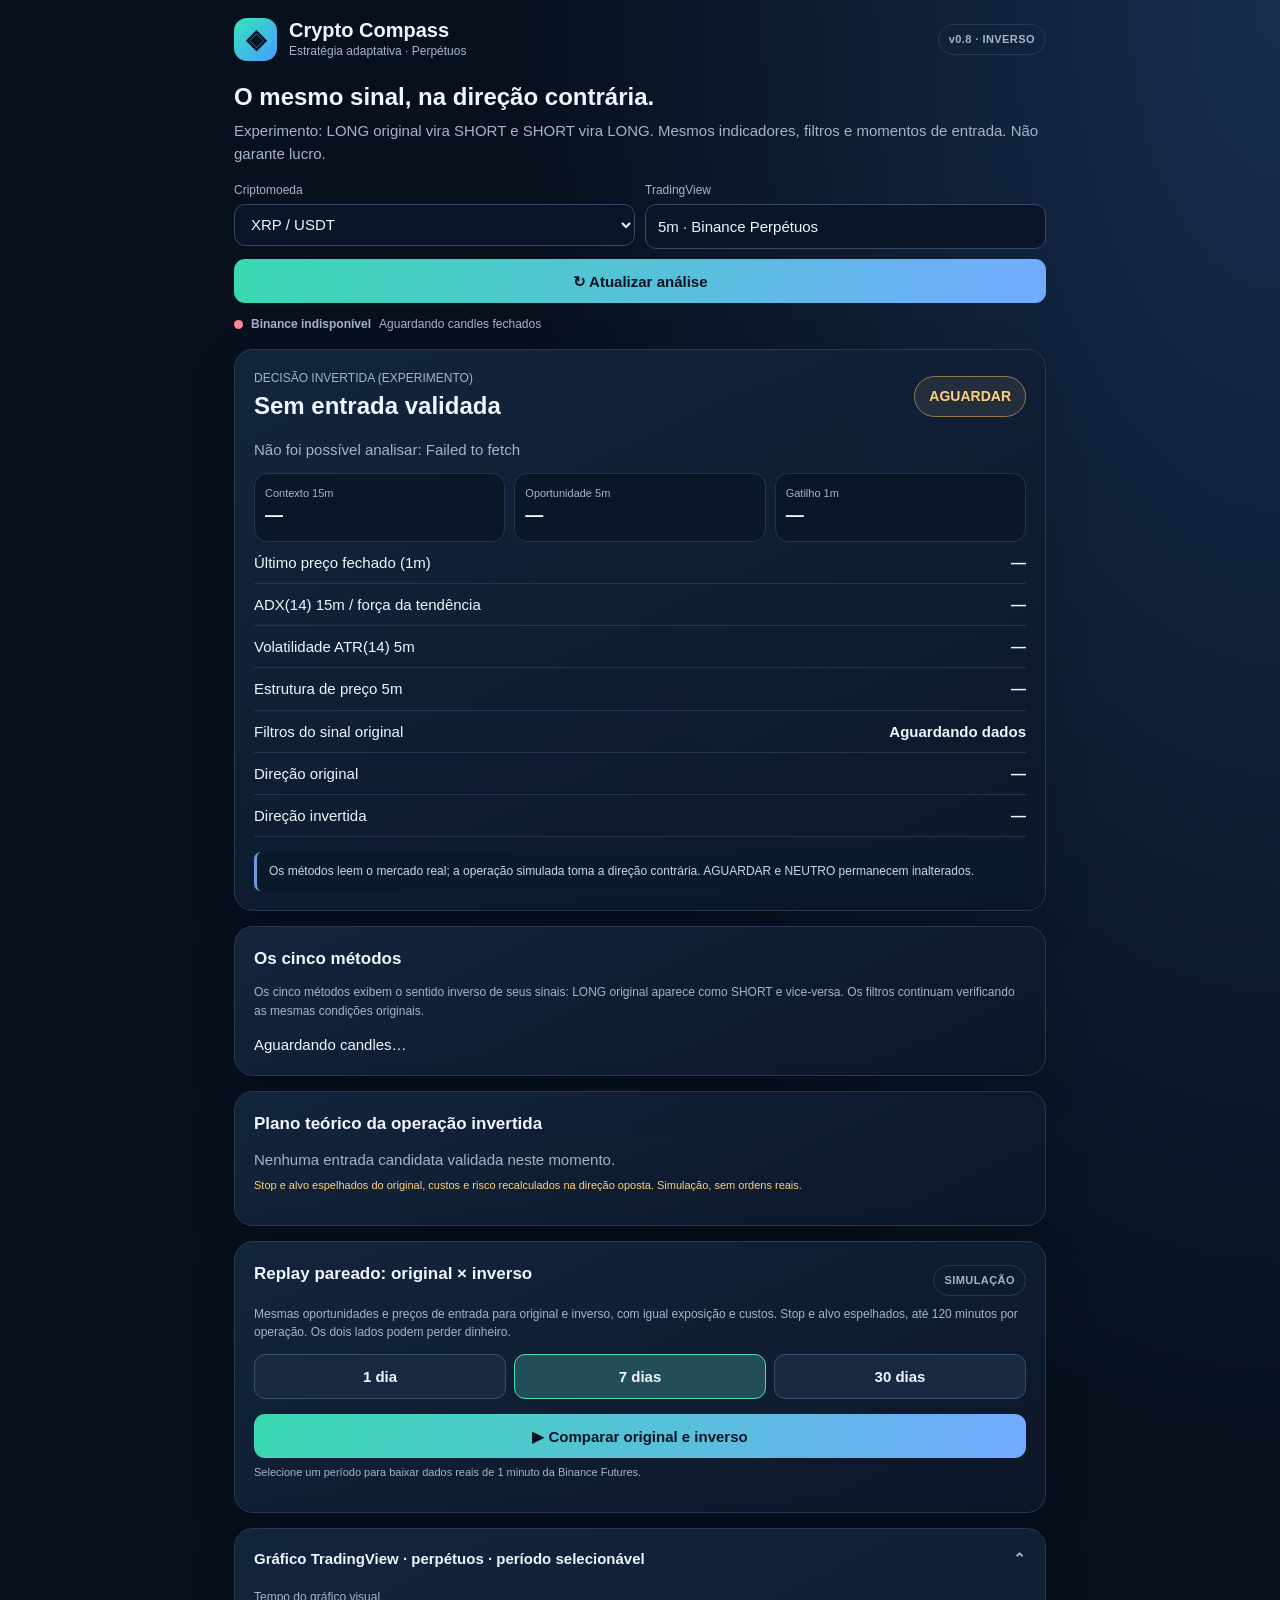
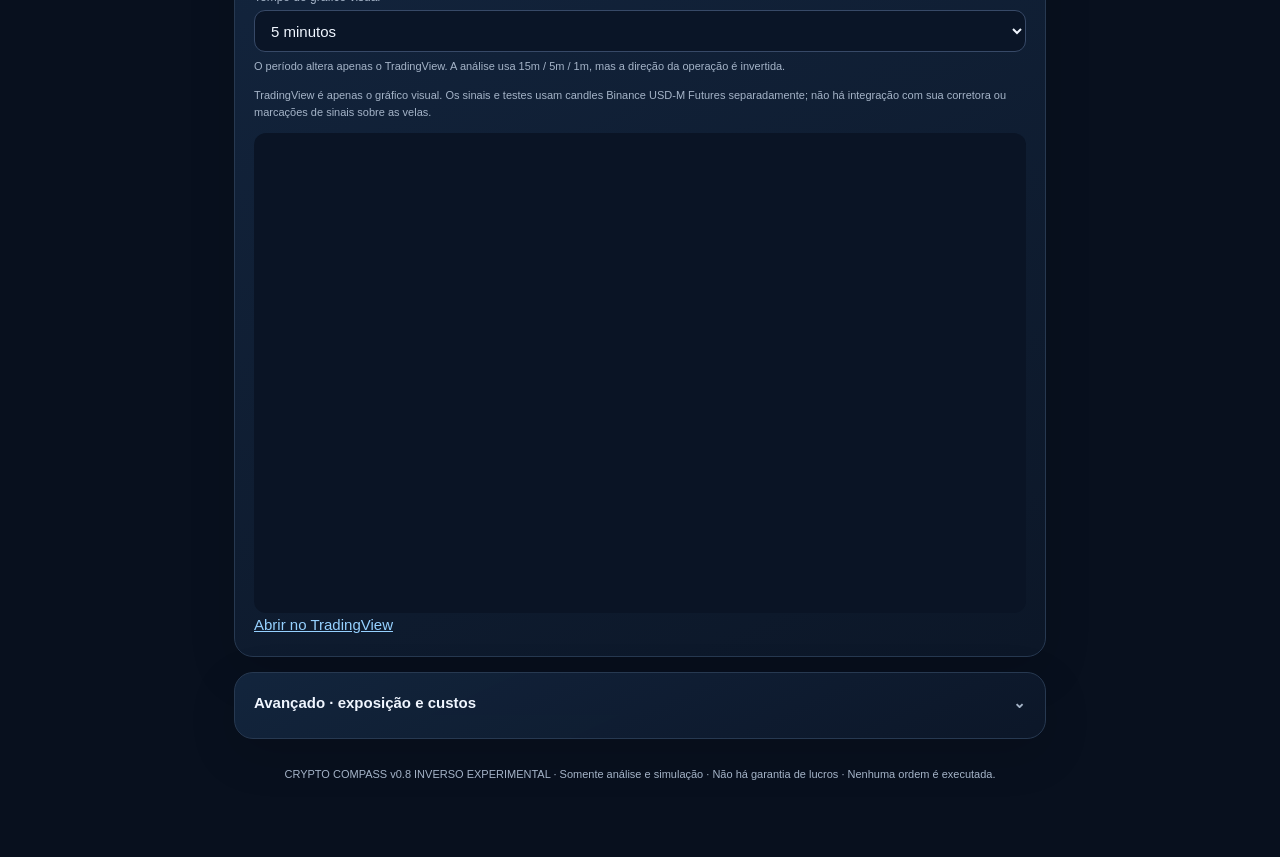
<file: crypto-compass-v0.8-inverso.html>
<!doctype html>
<html lang="pt-BR">
<head>
<meta charset="utf-8">
<meta name="viewport" content="width=device-width,initial-scale=1,viewport-fit=cover">
<meta name="theme-color" content="#091120">
<title>Crypto Compass v0.8 INVERSO · Contraprova</title>
<style>
:root{color-scheme:dark;--bg:#08101e;--panel:#101e32;--muted:#a5b4c8;--edge:#273951;--ink:#f0f6ff;--green:#48e0ac;--red:#ff8599;--yellow:#ffd17d;--blue:#7ebdff}
*{box-sizing:border-box}body{margin:0;background:radial-gradient(ellipse at top right,#162e4d 0,transparent 42%),var(--bg);color:var(--ink);font:15px/1.55 -apple-system,BlinkMacSystemFont,"Segoe UI",sans-serif}
main{max-width:840px;margin:0 auto;padding:18px 14px 74px}header{display:flex;justify-content:space-between;align-items:center;gap:12px;margin-bottom:22px}
.brand{display:flex;align-items:center;gap:12px}.mark{background:linear-gradient(135deg,#33e8ba,#479cff);color:#051426;width:43px;height:43px;display:grid;place-items:center;border-radius:13px;font-weight:900;font-size:26px}
.brand strong{display:block;font-size:20px;line-height:1.2}.brand small,.sub,.hint{display:block;color:var(--muted);font-size:12px}.pill{font-size:11px;font-weight:800;letter-spacing:.04em;border:1px solid var(--edge);border-radius:30px;padding:6px 10px;color:var(--muted);white-space:nowrap}
h1{font-size:24px;line-height:1.2;margin:0 0 7px}h2{font-size:17px;margin:0 0 11px}p{margin:6px 0 12px}.muted{color:var(--muted)}.small{font-size:12px}.card{background:linear-gradient(155deg,rgba(19,37,62,.96),rgba(12,23,40,.98));border:1px solid var(--edge);border-radius:19px;padding:19px;margin-top:15px;box-shadow:0 15px 48px #0002}
.toolbar{display:grid;grid-template-columns:minmax(120px,1fr) minmax(130px,1fr);gap:10px;margin-top:16px}.toolbar .refresh{grid-column:1/-1}
select,input,button{font:inherit;min-height:44px;border-radius:11px}select,input{width:100%;border:1px solid #374967;background:#0a1527;color:var(--ink);padding:10px 12px}
input:focus,select:focus,button:focus-visible,summary:focus-visible{outline:2px solid var(--blue);outline-offset:2px}
button{background:#182941;border:1px solid #35506c;color:var(--ink);padding:10px 14px;cursor:pointer;font-weight:750}
button.primary{background:linear-gradient(110deg,#39d9b1,#73aaff);color:#071323;border:none}button[disabled]{opacity:.56;cursor:not-allowed}
.statusline{margin-top:12px;display:flex;gap:8px;align-items:center;flex-wrap:wrap;font-size:12px;color:var(--muted)}.dot{height:9px;width:9px;border-radius:50%;background:#71839b;display:inline-block}.dot.live{background:var(--green)}.dot.bad{background:var(--red)}
.signal{display:flex;justify-content:space-between;align-items:center;gap:10px;margin:0 0 13px}.signal strong{font-size:24px}.tag{padding:9px 14px;font-weight:850;border-radius:30px;font-size:14px}.tag.wait{color:var(--yellow);background:#ffce7c15;border:1px solid #94794d}.tag.long{color:var(--green);background:#38dfac18;border:1px solid #317967}.tag.short{color:var(--red);background:#ff859916;border:1px solid #a55b6a}
.grid{display:grid;grid-template-columns:repeat(3,1fr);gap:9px}.metric{background:#0a1729;border:1px solid #24344b;border-radius:13px;padding:11px 10px}.metric small{color:var(--muted);font-size:11px;display:block}.metric strong{font-size:18px;display:block;font-variant-numeric:tabular-nums}.green{color:var(--green)}.red{color:var(--red)}.yellow{color:var(--yellow)}
.note{background:#091a2b;border-left:3px solid #6c9dda;border-radius:7px;padding:10px 12px;font-size:12px;color:#c7d8eb}
.summary{display:flex;justify-content:space-between;align-items:center;gap:10px}summary{list-style:none;cursor:pointer;font-weight:800;padding:5px 0}summary::-webkit-details-marker{display:none}summary::after{content:"⌄";float:right;color:var(--muted)}details[open]>summary::after{content:"⌃"}details.card{padding-top:13px}details .inside{padding-top:12px}
.fields{display:grid;grid-template-columns:repeat(2,minmax(0,1fr));gap:10px}.field span{display:block;font-size:12px;color:var(--muted);margin-bottom:4px}.field input,.field select{min-height:42px}
.kv{display:flex;align-items:center;justify-content:space-between;gap:14px;border-bottom:1px solid #24344b;padding:9px 0}.kv:last-child{border-bottom:0}.kv strong{text-align:right;font-variant-numeric:tabular-nums}.spaced{margin-top:15px}.progress{height:6px;background:#1a2c43;border-radius:5px;margin-top:12px;overflow:hidden}.progress>div{width:0;height:100%;background:var(--green);transition:width .2s}
.columns{display:grid;grid-template-columns:1fr 1fr;gap:10px}.stat{border:1px solid var(--edge);border-radius:12px;padding:11px;background:#0b1729}.stat span{display:block;color:var(--muted);font-size:12px}.stat strong{font-size:23px}
.segment{display:flex;gap:8px;flex-wrap:wrap}.segment button{flex:1;min-width:70px}.segment button.selected{background:#234d59;border-color:var(--green)}
.tv{height:480px;width:100%;overflow:hidden;border-radius:12px;background:#0a1425}.tvmsg{font-size:12px;color:var(--muted);padding:12px}
table{border-collapse:collapse;width:100%;font-size:12px;min-width:480px}th,td{padding:9px 7px;text-align:left;border-bottom:1px solid #24344b}th{color:var(--muted)}.tablewrap{overflow-x:auto}
footer{padding-top:27px;color:var(--muted);font-size:11px;text-align:center}a{color:#96d1ff}
@media(max-width:400px){h1{font-size:22px}.card{padding:14px}.metric strong{font-size:15px}.grid{gap:5px}.metric{padding:8px}.pill{font-size:10px}}
.methods{display:grid;gap:8px}.method{background:#0b192a;border:1px solid var(--edge);border-radius:11px;padding:10px;display:flex;justify-content:space-between;align-items:center;gap:8px}.method .detail{font-size:12px;color:var(--muted)}.method .state{font-size:11px;font-weight:800;white-space:nowrap}.method .state.LONG{color:var(--green)}.method .state.SHORT{color:var(--red)}.method .state.WAIT{color:var(--yellow)}.method .state.NEUTRAL{color:var(--muted)}
.quick{display:grid;grid-template-columns:repeat(2,minmax(0,1fr));gap:8px;margin-bottom:18px}.quick>div{padding:10px 12px;background:#0b1a2b;border:1px solid #2a405a;border-radius:11px}.quick span{display:block;color:var(--muted);font-size:11px}.quick strong{display:block;font-size:17px} @media(min-width:630px){.quick{grid-template-columns:repeat(4,minmax(0,1fr))}}

.tiny{font-size:11px;color:var(--muted)}.risknote{color:var(--yellow)}.cols2{display:grid;grid-template-columns:repeat(2,minmax(0,1fr));gap:9px}.method{padding:12px}.method b{font-size:13px}.method .detail{font-size:11px;line-height:1.35}.stat strong{overflow-wrap:anywhere}
@media(max-width:400px){.cols2{grid-template-columns:1fr}}</style></head><body><main>
<header><div class="brand"><span class="mark">◈</span><div><strong>Crypto Compass</strong><small>Estratégia adaptativa · Perpétuos</small></div></div><span class="pill">v0.8 · INVERSO</span></header>
<h1>O mesmo sinal, na direção contrária.</h1>
<p class="muted">Experimento: LONG original vira SHORT e SHORT vira LONG. Mesmos indicadores, filtros e momentos de entrada. Não garante lucro.</p>
<div class="toolbar">
<label class="field"><span>Criptomoeda</span><select id="asset"><option value="XRPUSDT">XRP / USDT</option><option value="SOLUSDT">SOL / USDT</option></select></label>
<div class="field"><span>TradingView</span><input disabled value="5m · Binance Perpétuos"></div>
<button id="refresh" class="primary refresh">↻ Atualizar análise</button>
</div>
<div class="statusline"><span class="dot" id="dot"></span><strong id="connection">Obtendo dados…</strong><span id="lastCandle">Aguardando candles fechados</span></div>
<section class="card">
<div class="signal"><div><div class="sub">DECISÃO INVERTIDA (EXPERIMENTO)</div><strong id="statusTitle">Aguardando…</strong></div><span id="signal" class="tag wait">AGUARDAR</span></div>
<p id="reason" class="muted">Avaliando a tendência de 15 minutos e o último candle de 5 minutos.</p>
<div class="grid">
<div class="metric"><small>Contexto 15m</small><strong id="context">—</strong></div>
<div class="metric"><small>Oportunidade 5m</small><strong id="setup">—</strong></div>
<div class="metric"><small>Gatilho 1m</small><strong id="trigger">—</strong></div>
</div>
<div class="kv"><span>Último preço fechado (1m)</span><strong id="price">—</strong></div>
<div class="kv"><span>ADX(14) 15m / força da tendência</span><strong id="adx15">—</strong></div>
<div class="kv"><span>Volatilidade ATR(14) 5m</span><strong id="vola">—</strong></div>
<div class="kv"><span>Estrutura de preço 5m</span><strong id="structure">—</strong></div>
<div class="kv"><span>Filtros do sinal original</span><strong id="filters">Aguardando dados</strong></div><div class="kv"><span>Direção original</span><strong id="originalSignal">—</strong></div><div class="kv"><span>Direção invertida</span><strong id="inverseSignal">—</strong></div>
<div class="note spaced" id="interpret">Os métodos leem o mercado real; a operação simulada toma a direção contrária. AGUARDAR e NEUTRO permanecem inalterados.</div>
</section>
<section class="card"><h2>Os cinco métodos</h2><p class="muted small">Os cinco métodos exibem o sentido inverso de seus sinais: LONG original aparece como SHORT e vice-versa. Os filtros continuam verificando as mesmas condições originais.</p><div id="methods" class="methods">Aguardando candles…</div></section>
<section class="card"><h2>Plano teórico da operação invertida</h2>
<div id="noPlan" class="muted">Nenhuma entrada candidata validada neste momento.</div>
<div id="plan" hidden>
<div class="grid">
<div class="metric"><small>Entrada de referência</small><strong id="entryPlan">—</strong></div>
<div class="metric"><small>Stop técnico</small><strong id="stopPlan">—</strong></div>
<div class="metric"><small>Alvo dinâmico</small><strong id="targetPlan">—</strong></div></div>
<div class="kv"><span>Perda no stop, custos incluídos</span><strong id="lossPlan" class="red">—</strong></div>
<div class="kv"><span>Ganho no alvo, custos incluídos</span><strong id="gainPlan" class="green">—</strong></div>
<div class="kv"><span>Relação lucro/perda líquida prevista</span><strong id="ratioPlan">—</strong></div>
<div class="kv"><span>Margem estimada utilizada</span><strong id="usedMargin">—</strong></div>
<div class="kv"><span>Posição nominal estimada</span><strong id="notional">—</strong></div></div>
<p class="tiny risknote">Stop e alvo espelhados do original, custos e risco recalculados na direção oposta. Simulação, sem ordens reais.</p>
</section>
<section class="card">
<div class="summary"><h2>Replay pareado: original × inverso</h2><span class="pill">SIMULAÇÃO</span></div>
<p class="muted small">Mesmas oportunidades e preços de entrada para original e inverso, com igual exposição e custos. Stop e alvo espelhados, até 120 minutos por operação. Os dois lados podem perder dinheiro.</p>
<div class="segment" id="periods"><button type="button" data-days="1">1 dia</button><button type="button" data-days="7" class="selected">7 dias</button><button type="button" data-days="30">30 dias</button></div>
<button id="test" class="primary spaced" style="width:100%">▶ Comparar original e inverso</button>
<div id="progress" class="progress" hidden><div id="bar"></div></div><p id="testMessage" class="tiny">Selecione um período para baixar dados reais de 1 minuto da Binance Futures.</p>
<div id="results" hidden>
<div class="columns">
<div class="stat"><span>Operações pareadas</span><strong id="trades">—</strong></div>
<div class="stat"><span>Acerto líquido do inverso</span><strong id="winNet">—</strong></div>
<div class="stat"><span>Alvos do inverso</span><strong id="winTarget">—</strong></div>
<div class="stat"><span>Resultado do inverso</span><strong id="net">—</strong></div></div>
<div class="note spaced" id="verdict">—</div>
<div class="note spaced"><strong>Comparação no mesmo histórico</strong>
<div class="kv"><span>Estratégia original 0.8</span><strong id="baseline">—</strong></div>
<div class="kv"><span>Estratégia invertida 0.8</span><strong id="filtered">—</strong></div>
<p class="tiny">Comparação pareada: mesmos gatilhos, mesmo horário, mesma exposição. Ambos encerram antes de aceitar uma nova operação. Resultados históricos não garantem lucro.</p>
</div>
<div class="kv"><span>Setups bloqueados pelo ADX</span><strong id="blockedAdx">—</strong></div>
<div class="kv"><span>Setups bloqueados por volatilidade</span><strong id="blockedVol">—</strong></div>
<div class="kv"><span>Setups bloqueados por estrutura</span><strong id="blockedStructure">—</strong></div>
<div class="kv"><span>Inverso nos 30% mais recentes</span><strong id="recent">—</strong></div>
<div class="kv"><span>Maior queda acumulada (USDT)</span><strong id="dd">—</strong></div>
<div class="kv"><span>Fator de lucro</span><strong id="factor">—</strong></div>
<div class="kv"><span>Entradas rejeitadas pelos filtros</span><strong id="rejected">—</strong></div>
<div class="kv"><span>Motivos das rejeições</span><strong id="rejectionReasons">—</strong></div>
<div class="kv"><span>Entradas sem histórico futuro suficiente</span><strong id="incomplete">—</strong></div>
<div class="kv"><span>Margem média das operações pareadas</span><strong id="avgMargin">—</strong></div>
<div class="kv"><span>Candles ambíguos: alvo e stop no mesmo minuto</span><strong id="ambiguous">—</strong></div>
<div class="kv"><span>Saídas por invalidação / segurança</span><strong id="earlyExits">—</strong></div>
<details class="spaced"><summary>Ver últimas operações</summary><div class="inside tablewrap"><table><thead><tr><th>Data</th><th>Original → Inverso</th><th>Métodos</th><th>Saída inversa</th><th>Líquido inverso</th></tr></thead><tbody id="rows"></tbody></table></div></details>
</div></section>
<details class="card" id="chartToggle" open><summary>Gráfico TradingView · perpétuos · período selecionável</summary>
<div class="inside"><label class="field"><span>Tempo do gráfico visual</span><select id="tvInterval">
<option value="1">1 minuto</option><option value="5" selected>5 minutos</option><option value="15">15 minutos</option><option value="60">1 hora</option>
</select></label><p class="tiny">O período altera apenas o TradingView. A análise usa 15m / 5m / 1m, mas a direção da operação é invertida.</p>
<p class="tiny">TradingView é apenas o gráfico visual. Os sinais e testes usam candles Binance USD-M Futures separadamente; não há integração com sua corretora ou marcações de sinais sobre as velas.</p>
<div id="tv" class="tv"><p class="tvmsg">Carregando gráfico…</p></div><a id="tvlink" target="_blank" rel="noopener noreferrer" href="https://www.tradingview.com/">Abrir no TradingView</a></div>
</details>
<details class="card"><summary>Avançado · exposição e custos</summary>
<div class="inside">
<div class="fields">
<label class="field"><span>Margem máxima por operação (USDT)</span><input id="margin" type="number" value="150" min="1" step="1" inputmode="decimal"></label>
<label class="field"><span>Alavancagem (5x provisória)</span><input id="leverage" type="number" value="5" min="1" max="125" step="1" inputmode="numeric"></label>
<label class="field"><span>Limite de perda estimada por operação (USDT)</span><input id="maxLoss" type="number" value="5" min=".1" max="500" step=".5" inputmode="decimal"></label>
<label class="field"><span>Taxa por lado (%)</span><input id="fee" type="number" value=".05" min="0" max="1" step=".01" inputmode="decimal"></label>
<label class="field"><span>Slippage estimado por lado (%)</span><input id="slip" type="number" value=".02" min="0" max="2" step=".01" inputmode="decimal"></label>
</div>
<p class="tiny risknote">O stop é técnico. O tamanho da posição diminui quando necessário para respeitar a perda máxima estimada, e o alvo precisa compensar custos e risco. A perda real pode superar o limite por gaps, slippage, taxas reais e liquidação. Simulação, não execução.</p>
</div></details>
<footer>CRYPTO COMPASS v0.8 INVERSO EXPERIMENTAL · Somente análise e simulação · Não há garantia de lucros · Nenhuma ordem é executada.</footer>
</main><script>
(function(){
'use strict';
const $=id=>document.getElementById(id),minute=60000,day=86400000,WAIT=ms=>new Promise(r=>setTimeout(r,ms));
let symbol='XRPUSDT',candles=[],socket=null,abort=null,replayAbort=null,replayWorking=false,daysChosen=7,lastFetched=0,widgetLoaded=false;
const cached=new Map();
const num=x=>Number(x).toLocaleString('pt-BR',{maximumFractionDigits:2}),pct=x=>Number.isFinite(x)?num(x*100)+'%':'—';
const usd=x=>Number.isFinite(x)?(x<0?'−US$ ':'+US$ ')+num(Math.abs(x)):'—';
const price=x=>Number.isFinite(x)?'$ '+Number(x).toLocaleString('en-US',{minimumFractionDigits:x<5?4:2,maximumFractionDigits:x<5?5:2}):'—';
const names=['Pullback nas EMA 9/21','Rompimento com volume','Reação na VWAP','Suporte e resistência','Bollinger + RSI'];
function params(){return {margin:+$('margin').value,lev:+$('leverage').value,maxLoss:+$('maxLoss').value,fee:+$('fee').value/100,slip:+$('slip').value/100}}
function valid(s){return Object.values(s).every(Number.isFinite)&&s.margin>0&&s.lev>=1&&s.lev<=125&&s.maxLoss>0&&s.fee>=0&&s.fee<=.01&&s.slip>=0&&s.slip<=.02}
function candlesFrom(rows){return rows.map(z=>({t:+z[0],o:+z[1],h:+z[2],l:+z[3],c:+z[4],v:+z[5],end:+z[6]})).filter(z=>Object.values(z).every(Number.isFinite)&&z.o>0&&z.c>0&&z.l>0&&z.h>=Math.max(z.o,z.c)&&z.l<=Math.min(z.o,z.c))}
async function fetchBars(sym,count,end,signal){const u='https://fapi.binance.com/fapi/v1/klines?symbol='+encodeURIComponent(sym)+'&interval=1m&limit='+count+(end?'&endTime='+end:'');const res=await fetch(u,{cache:'no-store',signal});if(!res.ok)throw Error('Binance Futures HTTP '+res.status);const data=await res.json();if(!Array.isArray(data))throw Error('Resposta inesperada');return candlesFrom(data)}
function aggregate(one,minutes){const ms=minutes*minute,output=[];let bucket=[],key=-1;
function flush(){if(bucket.length!==minutes||bucket[0].t!==key)return;for(let k=1;k<minutes;k++)if(bucket[k].t!==bucket[0].t+k*minute)return;
output.push({t:key,end:bucket.at(-1).end,o:bucket[0].o,c:bucket.at(-1).c,h:Math.max(...bucket.map(z=>z.h)),l:Math.min(...bucket.map(z=>z.l)),v:bucket.reduce((a,z)=>a+z.v,0)})}
for(const z of one){const k=Math.floor(z.t/ms)*ms;if(k!==key){flush();key=k;bucket=[]}bucket.push(z)}flush();return output}
function indicators(c){const k={e9:[],e21:[],e50:[],rsi:[],atr:[],vwap:[]},q9=2/10,q21=2/22,q50=2/51;let e9=0,e21=0,e50=0,g=0,l=0,a=0,pv=0,volume=0;
for(let i=0;i<c.length;i++){const z=c[i];e9=i?e9+q9*(z.c-e9):z.c;e21=i?e21+q21*(z.c-e21):z.c;e50=i?e50+q50*(z.c-e50):z.c;k.e9.push(e9);k.e21.push(e21);k.e50.push(e50);
const delta=i?z.c-c[i-1].c:0;
if(i<=7){g+=Math.max(delta,0);l+=Math.max(-delta,0);if(i===7){g/=7;l/=7}}else{g=(g*6+Math.max(delta,0))/7;l=(l*6+Math.max(-delta,0))/7}
k.rsi.push(i<7?NaN:l===0?(g===0?50:100):100-100/(1+g/l));
const tr=i?Math.max(z.h-z.l,Math.abs(z.h-c[i-1].c),Math.abs(z.l-c[i-1].c)):z.h-z.l;
if(i<14)a+=tr;else if(i===14)a=(a+tr)/15;else a=(a*13+tr)/14;
k.atr.push(i<14?NaN:a);
pv+=((z.h+z.l+z.c)/3)*z.v;volume+=z.v;if(i>=60){const old=c[i-60];pv-=((old.h+old.l+old.c)/3)*old.v;volume-=old.v}
k.vwap.push(i>=59&&volume>0?pv/volume:NaN)}
return k}

// Wilder ADX 14: somente OHLC anteriores/atuais. Sem olhar candles futuros.
function adx14(c){
 const len=c.length,adx=new Array(len).fill(NaN),plusDI=new Array(len).fill(NaN),minusDI=new Array(len).fill(NaN);
 if(len<29)return {adx,plusDI,minusDI};
 const trs=[],pdm=[],mdm=[];
 for(let i=1;i<len;i++){
 const up=c[i].h-c[i-1].h,down=c[i-1].l-c[i].l;
 trs[i]=Math.max(c[i].h-c[i].l,Math.abs(c[i].h-c[i-1].c),Math.abs(c[i].l-c[i-1].c));
 pdm[i]=up>down&&up>0?up:0;mdm[i]=down>up&&down>0?down:0
 }
 let atr=0,plus=0,minus=0,smoothedDx=0;
 for(let i=1;i<=14;i++){atr+=trs[i];plus+=pdm[i];minus+=mdm[i]}
 const dxs=[];
 for(let i=14;i<len;i++){
 if(i>14){atr=atr-atr/14+trs[i];plus=plus-plus/14+pdm[i];minus=minus-minus/14+mdm[i]}
 const p=atr>0?100*plus/atr:0,m=atr>0?100*minus/atr:0;
 plusDI[i]=p;minusDI[i]=m;
 const dx=(p+m)>0?100*Math.abs(p-m)/(p+m):0;dxs.push(dx);
 if(i===27){smoothedDx=dxs.reduce((a,b)=>a+b,0)/14;adx[i]=smoothedDx}
 else if(i>27){smoothedDx=(smoothedDx*13+dx)/14;adx[i]=smoothedDx}
 }
 return {adx,plusDI,minusDI}
}
// Estrutura por pivôs confirmados: mínimo de 2 velas à direita, logo não repinta passado.
function structure5(c,i){
 if(i<30)return {label:'INDEFINIDA',bias:'NONE'};
 const highs=[],lows=[];
 for(let j=Math.max(2,i-75);j<=i-2;j++){
 const hi=c[j].h,lo=c[j].l;
 if(hi>c[j-1].h&&hi>=c[j-2].h&&hi>c[j+1].h&&hi>=c[j+2].h)highs.push(hi);
 if(lo<c[j-1].l&&lo<=c[j-2].l&&lo<c[j+1].l&&lo<=c[j+2].l)lows.push(lo);
 }
 if(highs.length<2||lows.length<2)return {label:'POUCOS PIVÔS',bias:'NONE'};
 const hh=highs.at(-1)>highs.at(-2),hl=lows.at(-1)>lows.at(-2),lh=highs.at(-1)<highs.at(-2),ll=lows.at(-1)<lows.at(-2);
 if(hh&&hl)return {label:'Topos e fundos ascendentes',bias:'UP'};
 if(lh&&ll)return {label:'Topos e fundos descendentes',bias:'DOWN'};
 return {label:'Estrutura mista/lateral',bias:'MIXED'}
}
// ATR percentual relativo à própria história recente de 5m. Janelas não usam futuro.
function volatility5(c,k,i){
 if(i<110||!Number.isFinite(k.atr[i])||c[i].c<=0)return {ok:false,reason:'Aquecimento da volatilidade',label:'—'};
 const arr=[];for(let j=i-95;j<i;j++)if(Number.isFinite(k.atr[j])&&c[j].c>0)arr.push(k.atr[j]/c[j].c);
 if(arr.length<80)return {ok:false,reason:'Histórico insuficiente',label:'—'};
 arr.sort((a,b)=>a-b);const med=arr[Math.floor(arr.length/2)],now=k.atr[i]/c[i].c,r=med>0?now/med:0;
 const ok=r>=.60&&r<=2.6;
 return {ok,reason:!ok?(r<.6?'Mercado muito parado':'Volatilidade extrema'):'Faixa de volatilidade compatível',
 label:num(now*100)+'% · '+num(r)+'× mediana',ratio:r,percent:now*100}
}
function extraFilters(regime,side,five,k5,i5,fifteen,k15,i15,a15){
 if(side==='WAIT')return {ok:false,reason:'Sem confluência',which:'setup'};
 const value=a15.adx[i15],p=a15.plusDI[i15],m=a15.minusDI[i15],str=structure5(five,i5),vol=volatility5(five,k5,i5);
 const out={ok:true,which:null,reason:'Condições compatíveis',adx:value,plusDI:p,minusDI:m,structure:str,vol};
 if(!Number.isFinite(value)){out.ok=false;out.which='ADX';out.reason='ADX incompleto';return out}
 if(regime==='ALTA'||regime==='BAIXA'){
 if(value<18||(regime==='ALTA'&&p<=m)||(regime==='BAIXA'&&m<=p)){out.ok=false;out.which='ADX';out.reason='ADX/DI não confirmam a força da tendência';return out}
 }else if(regime==='LATERAL'&&value>27){out.ok=false;out.which='ADX';out.reason='ADX elevado para operar reversão em canal lateral';return out}
 if(!vol.ok){out.ok=false;out.which='VOL';out.reason=vol.reason;return out}
 if((side==='LONG'&&str.bias==='DOWN')||(side==='SHORT'&&str.bias==='UP')){out.ok=false;out.which='STRUCT';out.reason='Estrutura de topos/fundos contrária à operação';return out}
 return out
}

function trend15(c,k,i){if(i<62)return 'INDEFINIDO';const d=(k.e21[i]-k.e21[i-3])/k.atr[i],sep=(k.e21[i]-k.e50[i])/k.atr[i];
if(k.e21[i]>k.e50[i]&&c[i].c>k.e21[i]&&d>.07)return 'ALTA';
if(k.e21[i]<k.e50[i]&&c[i].c<k.e21[i]&&d<-.07)return 'BAIXA';
if(Math.abs(d)<.25&&Math.abs(sep)<1.1)return 'LATERAL';
return 'TRANSIÇÃO'}
function setup5(c,k,i,regime){const states=names.map(name=>({name,status:'NEUTRO',why:'Sem sinal compatível.'}));const mark=(n,status,why)=>{states[n]={name:names[n],status,why}};
const none=(why)=>({side:'WAIT',why,states,regime,confirmed:0,atr:k.atr[i]});
if(i<65||!Number.isFinite(k.atr[i])||!Number.isFinite(k.vwap[i]))return none('Aguardando indicadores.');
const z=c[i],p=c[i-1],atr=k.atr[i],bull=z.c>z.o&&z.c>p.c,bear=z.c<z.o&&z.c<p.c,volAvg=c.slice(i-20,i).reduce((a,z)=>a+z.v,0)/20,vol=volAvg?z.v/volAvg:0;
const up=regime==='ALTA',down=regime==='BAIXA',range=regime==='LATERAL';
if(up||down){
const touched=c.slice(i-3,i+1).some((b,j)=>up?(b.l<=k.e9[i-3+j]+.3*atr&&b.h>=k.e21[i-3+j]-.2*atr):(b.h>=k.e9[i-3+j]-.3*atr&&b.l<=k.e21[i-3+j]+.2*atr));
if(touched&&up&&z.c>k.e9[i]&&bull&&k.e9[i]>k.e21[i])mark(0,'LONG','Correção até EMAs e retomada.');
else if(touched&&down&&z.c<k.e9[i]&&bear&&k.e9[i]<k.e21[i])mark(0,'SHORT','Correção até EMAs e retomada.');
else if(touched)mark(0,'AGUARDAR','Falta confirmação da correção.');
const breakoutUp=z.c>Math.max(...c.slice(i-9,i).map(b=>b.h))&&vol>=1.25&&bull;
const breakoutDown=z.c<Math.min(...c.slice(i-9,i).map(b=>b.l))&&vol>=1.25&&bear;
if(breakoutUp&&up)mark(1,'LONG','Rompimento de resistência com volume.');
else if(breakoutDown&&down)mark(1,'SHORT','Rompimento de suporte com volume.');
else if(breakoutUp||breakoutDown)mark(1,'AGUARDAR','Rompimento contra a tendência de 15m.');
const vwap=k.vwap[i];
if(up&&k.vwap[i]>k.vwap[i-3]&&z.c>vwap&&z.l<=vwap+.8*atr&&bull)mark(2,'LONG','Reação acima de VWAP crescente.');
else if(down&&k.vwap[i]<k.vwap[i-3]&&z.c<vwap&&z.h>=vwap-.8*atr&&bear)mark(2,'SHORT','Reação abaixo de VWAP decrescente.');
else if(Math.abs(z.c-vwap)<atr*.8)mark(2,'AGUARDAR','Aguardando confirmação na VWAP.')
}
if(range){const recent=c.slice(i-28,i),sup=Math.min(...recent.map(b=>b.l)),res=Math.max(...recent.map(b=>b.h));
if(res-sup>atr*1.8){
if(z.l<=sup+.35*atr&&z.c>sup+.25*atr&&bull)mark(3,'LONG','Reação no suporte.');
else if(z.h>=res-.35*atr&&z.c<res-.25*atr&&bear)mark(3,'SHORT','Rejeição na resistência.');
}
const last=c.slice(i-19,i+1),mean=last.reduce((a,b)=>a+b.c,0)/20,sd=Math.sqrt(last.reduce((a,b)=>a+(b.c-mean)**2,0)/20);
if(z.l<=mean-2*sd+.3*atr&&bull&&k.rsi[i]<48)mark(4,'LONG','Reação na banda inferior com RSI baixo.');
else if(z.h>=mean+2*sd-.3*atr&&bear&&k.rsi[i]>52)mark(4,'SHORT','Reação na banda superior com RSI alto.');
}
const longs=states.filter(v=>v.status==='LONG').length,shorts=states.filter(v=>v.status==='SHORT').length;
const side=longs>=2&&shorts===0?'LONG':shorts>=2&&longs===0?'SHORT':'WAIT';
return {side,regime,states,atr,confirmed:side==='LONG'?longs:side==='SHORT'?shorts:0,why:side==='WAIT'?'Faltou combinação compatível entre os cinco métodos.':'Contexto '+regime.toLowerCase()+': '+(side==='LONG'?longs:shorts)+' métodos compatíveis. Aguardando gatilho de 1 minuto.'}
}
function trigger1(one,i,side){if(i<20)return false;const z=one[i],p=one[i-1],vol=one.slice(i-15,i).reduce((a,b)=>a+b.v,0)/15,volOK=z.v>=vol*.9;
return volOK&&(side==='LONG'?z.c>z.o&&z.c>p.h:z.c<z.o&&z.c<p.l)}

function pnl(entry,exit,side,s,qtyOverride){
 const qty=qtyOverride===undefined?s.margin*s.lev/entry:qtyOverride,k=s.fee+s.slip,d=side==='LONG'?1:-1;
 return qty*(d*(exit-entry)-k*(entry+exit))
}
function plan(entry,side,s,atr5,last5){
 const fail=(why,reason)=>({ok:false,why,reason});
 if(!(Number.isFinite(entry)&&entry>0&&Number.isFinite(atr5)&&atr5>0&&last5.length>=4&&valid(s)))return fail('Dados ou parâmetros insuficientes.','Dados');
 const d=side==='LONG'?1:-1,k=s.fee+s.slip,part=last5.slice(-4);
 const pivot=side==='LONG'?Math.min(...part.map(x=>x.l)):Math.max(...part.map(x=>x.h));
 const distance=Math.max(.85*atr5,d*(entry-pivot)+.12*atr5);
 if(!Number.isFinite(distance)||distance<=0||distance>3*atr5)return fail('Stop técnico muito distante da volatilidade atual.','Stop distante');
 const stop=entry-d*distance;
 if(stop<=0)return fail('Stop calculado fora dos preços válidos.','Preço inválido');
 // Perda por unidade, com taxa/slippage estimados em ambos os lados.
 const costAtStop=k*(entry+stop),riskPerUnit=distance+costAtStop;
 if(!(riskPerUnit>0))return fail('Risco por unidade inválido.','Preço inválido');
 // Usar a MENOR posição entre margem máxima e limite líquido de risco.
 const qty=Math.min(s.margin*s.lev/entry,s.maxLoss/riskPerUnit);
 if(!(qty>0&&Number.isFinite(qty))||qty*entry<10)return fail('Posição viável menor que US$ 10.','Posição insuficiente');
 const minRR=1.25;
 // Alvo mínimo para que recompensa líquida / perda líquida >= 1,25.
 const requiredDist=(minRR*riskPerUnit+2*k*entry)/(1-d*k);
 const targetDistance=Math.max(1.8*distance,requiredDist*1.005);
 // Sem inventar alvos ilimitados apenas para mostrar uma entrada.
 if(targetDistance>Math.min(3*distance,4.4*atr5))return fail('Custos altos: alvo necessário está longe demais da volatilidade recente.','Alvo/custos');
 const target=entry+d*targetDistance;
 if(!(target>0&&Number.isFinite(target)))return fail('Alvo inválido.','Preço inválido');
 const loss=pnl(entry,stop,side,s,qty),gain=pnl(entry,target,side,s,qty),ratio=loss<0?gain/(-loss):NaN;
 if(!(Number.isFinite(ratio)&&ratio>=minRR-1e-6&&gain>0&&loss<0&&-loss<=s.maxLoss+1e-6))return fail('A relação líquida não atende ao risco definido.','Risco/retorno');
 return {ok:true,entry,stop,target,loss,gain,ratio,qty,notional:qty*entry,marginUsed:qty*entry/s.lev,
   stopDistance:distance,targetDistance,riskCap:s.maxLoss};
}


function flip(side){return side==='LONG'?'SHORT':side==='SHORT'?'LONG':side}
function mirroredStates(states){return states.map(x=>({...x,status:flip(x.status),why:(x.status==='LONG'||x.status==='SHORT'?'Original '+x.status+'; teste '+flip(x.status)+'. ':'')+x.why}))}
function mirrorPlan(original,entry,originalSide,s){
 if(!original.ok)return original;
 const side=flip(originalSide),d=side==='LONG'?1:-1,k=s.fee+s.slip;
 const stop=entry-d*original.stopDistance,target=entry+d*original.targetDistance;
 if(!(stop>0&&target>0))return {ok:false,reason:'Espelho',why:'Alvo/stop espelhados inválidos'};
 const risk=original.stopDistance+k*(entry+stop),qty=Math.min(original.qty,s.maxLoss/risk,s.margin*s.lev/entry);
 if(!(Number.isFinite(qty)&&qty>0))return {ok:false,reason:'Espelho',why:'Posição espelhada inviável'};
 const loss=pnl(entry,stop,side,s,qty),gain=pnl(entry,target,side,s,qty);
 if(!(loss<0&&-loss<=s.maxLoss+1e-5&&gain>0))return {ok:false,reason:'Espelho',why:'Risco/custos inviáveis para o inverso'};
 return {ok:true,entry,side,stop,target,loss,gain,qty,ratio:gain/-loss,marginUsed:qty*entry/s.lev,notional:qty*entry};
}
function simulateLeg(one,k1,start,side,p,s,qty){
 const d=side==='LONG'?1:-1;let exit=NaN,why='',exitIndex=-1,amb=false;
 for(let j=start;j<Math.min(one.length,start+120);j++){
 const b=one[j],stopHit=d===1?b.l<=p.stop:b.h>=p.stop,targetHit=d===1?b.h>=p.target:b.l<=p.target;
 if(stopHit&&targetHit)amb=true;
 // Sem ordem intraminuto confiável, assume stop primeiro.
 if(stopHit){exit=d===1?Math.min(p.stop,b.o):Math.max(p.stop,b.o);why='Stop';exitIndex=j;break}
 if(targetHit){exit=p.target;why='Alvo';exitIndex=j;break}
 if(j>=start+4&&j+1<one.length&&((d===1&&b.c<k1.e21[j]&&one[j-1].c<k1.e21[j-1])||(d===-1&&b.c>k1.e21[j]&&one[j-1].c>k1.e21[j-1]))){
 exit=one[j+1].o;why='Invalidação';exitIndex=j+1;break}
 }
 if(!Number.isFinite(exit)){exitIndex=start+119;if(exitIndex>=one.length)return null;exit=one[exitIndex].c;why='Segurança 120m'}
 const entry=one[start].o,sgn=side==='LONG'?1:-1;
 return {t:one[start].t,side,exitIndex,why,net:pnl(entry,exit,side,s,qty),gross:qty*sgn*(exit-entry),amb,margin:qty*entry/s.lev};
}
function compareInverse(one,s,days){
 const five=aggregate(one,5),fifteen=aggregate(one,15),k5=indicators(five),k15=indicators(fifteen),k1=indicators(one),a15=adx14(fifteen);
 const indexes=new Map(one.map((b,i)=>[b.t,i])),original=[],inverse=[],rejectionReasons={},filterCounts={ADX:0,VOL:0,STRUCT:0};
 const cutoff=one.at(-1).t-days*day;let until=-1,prepared=0,triggered=0,rejected=0,incomplete=0,ambiguous=0,marginSum=0;
 for(let i=195;i<five.length-1;i++){
 const candle=five[i],at=candle.end+1;if(at<cutoff||at<=until)continue;
 const i15=lastIndexAt(fifteen,candle.end);if(i15<65)continue;
 const regime=trend15(fifteen,k15,i15),setup=setup5(five,k5,i,regime);if(setup.side==='WAIT')continue;prepared++;
 const extra=extraFilters(regime,setup.side,five,k5,i,fifteen,k15,i15,a15);
 if(!extra.ok){if(filterCounts[extra.which]!==undefined)filterCounts[extra.which]++;continue}
 const first=indexes.get(at);if(first===undefined)continue;
 let trigger=-1;for(let j=first;j<first+5&&j+1<one.length;j++){
 if(one[j].t!==at+(j-first)*minute)break;
 if(trigger1(one,j,setup.side)){trigger=j;break}
 }
 if(trigger<0)continue;triggered++;
 const entryIndex=trigger+1;if(entryIndex>=one.length-120){incomplete++;continue}
 const entry=one[entryIndex].o,basePlan=plan(entry,setup.side,s,setup.atr,five.slice(0,i+1));
 if(!basePlan.ok){rejected++;rejectionReasons[basePlan.reason]=(rejectionReasons[basePlan.reason]||0)+1;continue}
 const inversePlan=mirrorPlan(basePlan,entry,setup.side,s);
 if(!inversePlan.ok){rejected++;rejectionReasons[inversePlan.reason]=(rejectionReasons[inversePlan.reason]||0)+1;continue}
 const qty=Math.min(basePlan.qty,inversePlan.qty);
 const normal=simulateLeg(one,k1,entryIndex,setup.side,basePlan,s,qty);
 const opposite=simulateLeg(one,k1,entryIndex,flip(setup.side),inversePlan,s,qty);
 if(!normal||!opposite){incomplete++;continue}
 const methods=setup.states.filter(m=>m.status===setup.side).map(m=>m.name);
 normal.methods=methods;opposite.methods=methods;opposite.originalSide=setup.side;
 original.push(normal);inverse.push(opposite);
 marginSum+=qty*entry/s.lev;ambiguous+=Number(normal.amb)+Number(opposite.amb);
 until=Math.max(one[normal.exitIndex].t,one[opposite.exitIndex].t);
 }
 return {original,inverse,rejected,rejectionReasons,filterCounts,incomplete,ambiguous,prepared,triggered,
 averageMargin:inverse.length?marginSum/inverse.length:NaN,fiveCount:five.length,fifteenCount:fifteen.length};
}

function lastIndexAt(c,t){let lo=0,hi=c.length-1,ans=-1;while(lo<=hi){const mid=(lo+hi)>>1;if(c[mid].end<=t){ans=mid;lo=mid+1}else hi=mid-1}return ans}
function statusUI(txt,cls){$('signal').textContent=txt;$('signal').className='tag '+cls}
function waiting(reason){statusUI('AGUARDAR','wait');$('statusTitle').textContent='Sem entrada validada';$('reason').textContent=reason;$('plan').hidden=true;$('noPlan').hidden=false}
function methodUI(states){const el=$('methods');el.textContent='';for(const st of states){const row=document.createElement('div');row.className='method';const left=document.createElement('div'),title=document.createElement('b'),details=document.createElement('div'),side=document.createElement('span');
title.textContent=st.name;details.className='detail';details.textContent=st.why;left.append(title,details);side.className='state '+(st.status==='LONG'?'LONG':st.status==='SHORT'?'SHORT':st.status==='AGUARDAR'?'WAIT':'NEUTRAL');side.textContent=st.status;row.append(left,side);el.append(row)}}
function evaluateLive(){if(candles.length<1030){waiting('Aguardando pelo menos 1.030 candles de 1 minuto para análise completa.');return}const one=candles,now=Date.now(),last=one.at(-1);$('lastCandle').textContent='Candle de 1m fechado às '+new Date(last.end).toLocaleTimeString('pt-BR',{hour:'2-digit',minute:'2-digit'});$('price').textContent=price(last.c);
if(now-last.end>180000){waiting('Histórico de 1 minuto desatualizado. Atualize.');return}
const s=params();if(!valid(s)){waiting('Verifique as configurações de margem, risco e taxas.');return}
const f5=aggregate(one,5),f15=aggregate(one,15);if(f5.length<70||f15.length<65){waiting('Aguardando candles completos de 5m e 15m.');return}
const k5=indicators(f5),k15=indicators(f15),five=f5.at(-1),i5=f5.length-1,i15=lastIndexAt(f15,five.end),regime=trend15(f15,k15,i15);
const setup=setup5(f5,k5,i5,regime),a15=adx14(f15),extra=extraFilters(regime,setup.side,f5,k5,i5,f15,k15,i15,a15),viewVol=volatility5(f5,k5,i5),viewStr=structure5(f5,i5);$('adx15').textContent=Number.isFinite(a15.adx[i15])?num(a15.adx[i15])+' · '+(a15.adx[i15]<18?'fraco':a15.adx[i15]<25?'moderado':'forte'):'—';$('vola').textContent=viewVol.label;$('structure').textContent=viewStr.label;$('filters').textContent=setup.side==='WAIT'?'Sem setup':extra.ok?'Passou nos filtros':extra.reason;$('context').textContent=regime;$('setup').textContent=setup.side==='WAIT'?'AGUARDAR':flip(setup.side)+' '+setup.confirmed+'/5 (inverso)';$('originalSignal').textContent=setup.side==='WAIT'?'AGUARDAR':setup.side;$('inverseSignal').textContent=setup.side==='WAIT'?'AGUARDAR':flip(setup.side);methodUI(mirroredStates(setup.states));
const timeAfter=last.t-(five.end+1);const eligible=timeAfter>=0&&timeAfter<5*minute,gotTrigger=setup.side!=='WAIT'&&eligible&&trigger1(one,one.length-1,setup.side);
$('trigger').textContent=gotTrigger?'CONFIRMADO':eligible?'AGUARDAR':'NOVA VELA 5m';
if(!gotTrigger){waiting(setup.side==='WAIT'?setup.why:'Aguardando gatilho 1m após a preparação 5m.');return}if(!extra.ok){waiting('Gatilho identificado, mas filtros adicionais rejeitaram: '+extra.reason);return}
const normalPlan=plan(last.c,setup.side,s,setup.atr,f5.slice(0,i5+1));if(!normalPlan.ok){waiting('Sinal original rejeitado: '+normalPlan.why);return}const p=mirrorPlan(normalPlan,last.c,setup.side,s);if(!p.ok){waiting('Sinal invertido rejeitado: '+p.why);return}
const side=flip(setup.side);statusUI(side,side==='LONG'?'long':'short');$('statusTitle').textContent=side==='LONG'?'Compra contrária (teste)':'Venda contrária (teste)';
$('reason').textContent='Sinal original '+setup.side+' → operação invertida '+side+'. Mesmo momento de entrada, stop/alvo opostos.';
$('entryPlan').textContent=price(p.entry);$('stopPlan').textContent=price(p.stop);$('targetPlan').textContent=price(p.target);$('lossPlan').textContent=usd(p.loss);$('gainPlan').textContent=usd(p.gain);$('ratioPlan').textContent=num(p.ratio)+' : 1';$('usedMargin').textContent='US$ '+num(p.marginUsed);$('notional').textContent='US$ '+num(p.notional);
$('plan').hidden=false;$('noPlan').hidden=true;
$('interpret').textContent='Teste contrarian: os indicadores leem o mercado real. Apenas a operação candidata é invertida. Não é garantia de lucro.';
}
function haltSocket(){const w=socket;socket=null;if(w){w.onclose=null;w.onmessage=null;w.close()}}
async function refresh(){const sym=symbol;haltSocket();if(abort)abort.abort();abort=new AbortController();$('refresh').disabled=true;$('connection').textContent='Baixando histórico 1m…';
try{const b=(await fetchBars(sym,1500,null,abort.signal)).filter(x=>x.end<=Date.now());if(sym!==symbol||abort.signal.aborted)return;if(b.length<1030)throw Error('Histórico de 1m insuficiente');candles=b;lastFetched=Date.now();evaluateLive();openSocket(sym)}
catch(e){if(abort.signal.aborted)return;candles=[];waiting('Não foi possível analisar: '+e.message);$('connection').textContent='Binance indisponível';$('dot').className='dot bad'}
finally{if(sym===symbol)$('refresh').disabled=false}}
function openSocket(sym){try{const w=new WebSocket('wss://fstream.binance.com/ws/'+sym.toLowerCase()+'@kline_1m');socket=w;
w.onopen=()=>{if(w!==socket)return;$('connection').textContent='Conectado · Binance Futures';$('dot').className='dot live'};
w.onmessage=e=>{if(w!==socket||sym!==symbol)return;let msg;try{msg=JSON.parse(e.data)}catch{return}
const k=msg.k;if(!k||!k.x||k.s!==sym)return;const bar={t:+k.t,o:+k.o,h:+k.h,l:+k.l,c:+k.c,v:+k.v,end:+k.T};
if(!Object.values(bar).every(Number.isFinite))return;
const prev=candles.at(-1);if(bar.t===prev?.t)candles[candles.length-1]=bar;else if(!prev||bar.t>prev.t)candles.push(bar);else return;
candles=candles.slice(-1500);lastFetched=Date.now();evaluateLive()};
w.onerror=()=>{if(w===socket)$('connection').textContent='Conexão instável'};
w.onclose=()=>{if(w!==socket)return;socket=null;$('connection').textContent='Sem streaming; atualize manualmente'}
}catch(e){$('connection').textContent='Streaming indisponível'}}
function showTV(){if(widgetLoaded)return;widgetLoaded=true;const host=$('tv');host.textContent='';const wrap=document.createElement('div'),inner=document.createElement('div'),scr=document.createElement('script');
wrap.className='tradingview-widget-container';wrap.style.cssText='height:100%;width:100%';inner.className='tradingview-widget-container__widget';inner.style.cssText='height:100%;width:100%';wrap.append(inner);host.append(wrap);
const sym=symbol==='XRPUSDT'?'BINANCE:XRPUSDT.P':'BINANCE:SOLUSDT.P';
scr.async=true;scr.src='https://s3.tradingview.com/external-embedding/embed-widget-advanced-chart.js';scr.textContent=JSON.stringify({autosize:true,symbol:sym,interval:$('tvInterval').value,timezone:'America/Sao_Paulo',theme:'dark',locale:'br',style:'1',hide_side_toolbar:true,allow_symbol_change:false,support_host:'https://www.tradingview.com'});wrap.append(scr);
$('tvlink').href='https://www.tradingview.com/chart/?symbol='+encodeURIComponent(sym)}
function stats(tr){let win=0,hit=0,total=0,peak=0,dd=0,profit=0,loss=0,early=0;
for(const t of tr){if(t.net>0){win++;profit+=t.net}else loss+=Math.abs(t.net);if(t.why==='Alvo')hit++;if(t.why==='Invalidação'||t.why==='Segurança 120m')early++;total+=t.net;peak=Math.max(peak,total);dd=Math.max(dd,peak-total)}
return {n:tr.length,winRate:tr.length?win/tr.length:NaN,hit:tr.length?hit/tr.length:NaN,total,dd,pf:loss?profit/loss:profit?Infinity:NaN,early}}
function backtest(one,s,days,useExtras=true){const f5=aggregate(one,5),f15=aggregate(one,15),k5=indicators(f5),k15=indicators(f15),k1=indicators(one),a15=useExtras?adx14(f15):null;
const index=new Map(one.map((c,i)=>[c.t,i]));const trades=[];let rejected=0,ambiguous=0,until=-1,prepared=0,triggered=0,incomplete=0,marginSum=0;const rejectionReasons={},filterCounts={ADX:0,VOL:0,STRUCT:0};
const cutoff=one.at(-1).t-days*day;
for(let i=195;i<f5.length-1;i++){const candle=f5[i],at=candle.end+1;if(at<cutoff||at<=until)continue;
const i15=lastIndexAt(f15,candle.end);if(i15<65)continue;const regime=trend15(f15,k15,i15),setup=setup5(f5,k5,i,regime);if(setup.side==='WAIT')continue;prepared++;if(useExtras){const extra=extraFilters(regime,setup.side,f5,k5,i,f15,k15,i15,a15);if(!extra.ok){if(filterCounts[extra.which]!==undefined)filterCounts[extra.which]++;continue}}
const min=index.get(at);if(min===undefined)continue;
let trig=-1;for(let j=min;j<min+5&&j+1<one.length;j++){if(one[j].t!==at+(j-min)*minute)break;if(trigger1(one,j,setup.side)){trig=j;break}}
if(trig<0)continue;triggered++;const eIndex=trig+1;if(eIndex>=one.length-120){incomplete++;continue}const entry=one[eIndex].o,p=plan(entry,setup.side,s,setup.atr,f5.slice(0,i+1));if(!p.ok){rejected++;rejectionReasons[p.reason]=(rejectionReasons[p.reason]||0)+1;continue}
const d=setup.side==='LONG'?1:-1;let out=NaN,why='',exitIndex=-1,amb=false;
for(let j=eIndex;j<Math.min(one.length,eIndex+120);j++){const b=one[j],stopHit=d===1?b.l<=p.stop:b.h>=p.stop,targetHit=d===1?b.h>=p.target:b.l<=p.target;
if(stopHit&&targetHit){ambiguous++;amb=true}
if(stopHit){out=d===1?Math.min(p.stop,b.o):Math.max(p.stop,b.o);why='Stop';exitIndex=j;break}
if(targetHit){out=p.target;why='Alvo';exitIndex=j;break}
// Invalidação técnica: candle fechado duas vezes do outro lado da EMA 21 do 1m, após 4 minutos.
if(j>=eIndex+4&&j+1<one.length&&((d===1&&b.c<k1.e21[j]&&one[j-1].c<k1.e21[j-1])||(d===-1&&b.c>k1.e21[j]&&one[j-1].c>k1.e21[j-1]))){out=one[j+1].o;why='Invalidação';exitIndex=j+1;break}
}
if(!Number.isFinite(out)){exitIndex=eIndex+119;if(exitIndex>=one.length)continue;out=one[exitIndex].c;why='Segurança 120m'}
if(!Number.isFinite(out))continue;const gross=p.qty*d*(out-entry),net=pnl(entry,out,setup.side,s,p.qty);marginSum+=p.marginUsed;
trades.push({t:one[eIndex].t,side:setup.side,methods:setup.states.filter(x=>x.status===setup.side).map(x=>x.name),why,gross,net,amb,margin:p.marginUsed,nominal:p.notional,loss:p.loss,gain:p.gain});
until=one[exitIndex].t;
}
return {trades,rejected,rejectionReasons,filterCounts,incomplete,averageMargin:trades.length?marginSum/trades.length:NaN,ambiguous,prepared,triggered,fiveCount:f5.length,fifteenCount:f15.length}}
async function getHistory(days,sym,signal,progress){const now=Date.now(),cutoff=now-(days*1440+1800)*minute;let end=now,all=[],loops=0;
while(end>cutoff&&loops<38){if(signal.aborted)throw new DOMException('Cancelado','AbortError');const bars=await fetchBars(sym,1500,end,signal);if(!bars.length)break;all.push(...bars);end=bars[0].t-1;loops++;progress(Math.min(.98,(now-end)/(now-cutoff)));if(end<=cutoff)break;await WAIT(110)}
const map=new Map();for(const b of all)if(b.end<=now&&b.t>=cutoff)map.set(b.t,b);return [...map.values()].sort((a,b)=>a.t-b.t)}
async function runTest(){if(replayWorking)return;const s=params();if(!valid(s)){$('testMessage').textContent='Confira margem, alavancagem e custos.';return}
replayWorking=true;const sym=symbol,days=daysChosen;replayAbort=new AbortController();$('test').disabled=true;$('results').hidden=true;$('progress').hidden=false;$('bar').style.width='0%';
try{$('testMessage').textContent='Obtendo candles de 1 minuto… Aguarde, principalmente para 30 dias.';
const key=sym+'_'+days,ca=cached.get(key),usable=ca&&Date.now()-ca.at<180000;
const one=usable?ca.one:await getHistory(days,sym,replayAbort.signal,x=>{$('bar').style.width=Math.round(x*100)+'%';$('testMessage').textContent='Baixando '+Math.round(x*100)+'%'});
if(!usable){cached.set(key,{one,at:Date.now()});if(cached.size>2)cached.delete(cached.keys().next().value)}
if(sym!==symbol||replayAbort.signal.aborted)throw new DOMException('Cancelado','AbortError');
if(one.length<days*1410+1650){$('testMessage').textContent='Histórico insuficiente ('+num(one.length)+' candles). Nenhuma estatística apresentada.';return}
let gaps=0;for(let i=1;i<one.length;i++)if(one[i].t-one[i-1].t!==minute)gaps++;if(gaps>3){$('testMessage').textContent='Histórico possui '+gaps+' lacunas de 1 minuto; teste suspenso.';return}
$('testMessage').textContent='Simulando entradas e saídas…';await WAIT(20);
const result=compareInverse(one,s,days),baseStats=stats(result.original),all=stats(result.inverse),start=one.at(-1).t-days*day*.3,recent=stats(result.inverse.filter(x=>x.t>=start));
$('trades').textContent=num(all.n);$('winNet').textContent=pct(all.winRate);$('winTarget').textContent=pct(all.hit);$('net').textContent=all.n?usd(all.total):'— (sem operações)';$('net').className=all.total>=0?'green':'red';
$('recent').textContent=num(recent.n)+' operações · '+pct(recent.winRate)+' lucrativas · '+usd(recent.total);
$('dd').textContent='US$ '+num(all.dd);$('factor').textContent=Number.isFinite(all.pf)?num(all.pf):'—';
$('baseline').textContent=baseStats.n+' op. · '+pct(baseStats.winRate)+' · '+(baseStats.n?usd(baseStats.total):'—');$('filtered').textContent=all.n+' op. · '+pct(all.winRate)+' · '+(all.n?usd(all.total):'—');$('blockedAdx').textContent=num(result.filterCounts.ADX);$('blockedVol').textContent=num(result.filterCounts.VOL);$('blockedStructure').textContent=num(result.filterCounts.STRUCT);$('rejected').textContent=num(result.rejected);$('rejectionReasons').textContent=Object.entries(result.rejectionReasons).map(([name,n])=>name+': '+n).join(' · ')||'Nenhuma';$('incomplete').textContent=num(result.incomplete);$('avgMargin').textContent=Number.isFinite(result.averageMargin)?'US$ '+num(result.averageMargin):'—';$('ambiguous').textContent=num(result.ambiguous);$('earlyExits').textContent=num(all.early);
$('verdict').textContent=(all.n<30?'Amostra pequena ou sem operações: não é possível tirar conclusões confiáveis. ':all.total<0?'O resultado líquido foi negativo. ':'O resultado líquido foi positivo apenas nesta amostra, sem garantia futura. ')+result.prepared+' setups originais, '+result.triggered+' gatilhos 1m identificados após os filtros. Cada operação foi comparada também na direção oposta. '+result.rejected+' vetados pelos filtros e '+result.incomplete+' excluídos por falta de candles seguintes. Alvo e stop tocados na mesma vela contam como stop; ambiguidades somadas dos dois lados. Janela dos 30% recentes é uma verificação descritiva, não validação independente.';
$('rows').textContent='';for(const t of result.inverse.slice(-10).reverse()){const row=document.createElement('tr');for(const x of [new Date(t.t).toLocaleString('pt-BR',{day:'2-digit',month:'2-digit',hour:'2-digit',minute:'2-digit'}),t.originalSide+' → '+t.side,t.methods.join(' + '),t.why+(t.amb?'*':''),usd(t.net)]){const cell=document.createElement('td');cell.textContent=x;row.append(cell)}$('rows').append(row)}
$('results').hidden=false;$('bar').style.width='100%';$('testMessage').textContent=num(one.length)+' candles 1m · '+num(result.fiveCount)+' candles 5m · '+num(result.fifteenCount)+' candles 15m · '+days+' dia(s) · margem US$ '+num(s.margin)+' · alavancagem '+num(s.lev)+'x · dados Binance Futures e custos estimados.';
}catch(e){$('testMessage').textContent=e.name==='AbortError'?'Teste interrompido; selecione o ativo e tente novamente.':'Replay indisponível: '+e.message+'. Nenhum resultado parcial apresentado.'}
finally{replayWorking=false;$('test').disabled=false;$('progress').hidden=true;replayAbort=null}}
$('refresh').addEventListener('click',refresh);
$('asset').addEventListener('change',()=>{symbol=$('asset').value;if(replayAbort)replayAbort.abort();widgetLoaded=false;$('tv').textContent='';showTV();candles=[];waiting('Mudando o contrato perpétuo…');refresh()});
$('periods').addEventListener('click',e=>{const b=e.target.closest('[data-days]');if(!b||replayWorking)return;daysChosen=+b.dataset.days;for(const x of $('periods').querySelectorAll('button'))x.classList.toggle('selected',x===b)});
$('test').addEventListener('click',runTest);
$('chartToggle').addEventListener('toggle',()=>{if($('chartToggle').open)showTV()});
$('tvInterval').addEventListener('change',()=>{widgetLoaded=false;$('tv').textContent='';if($('chartToggle').open)showTV()});
for(const key of ['margin','leverage','maxLoss','fee','slip'])$(key).addEventListener('input',()=>{if(candles.length>=1030)evaluateLive();if(!$('results').hidden){$('results').hidden=true;$('testMessage').textContent='Parâmetros modificados. Execute um novo Replay.'}});
if($('chartToggle').open)showTV();refresh();
document.addEventListener('visibilitychange',()=>{if(!document.hidden&&(!candles.length||Date.now()-lastFetched>240000))refresh()});
})();
</script></body></html>
</file>
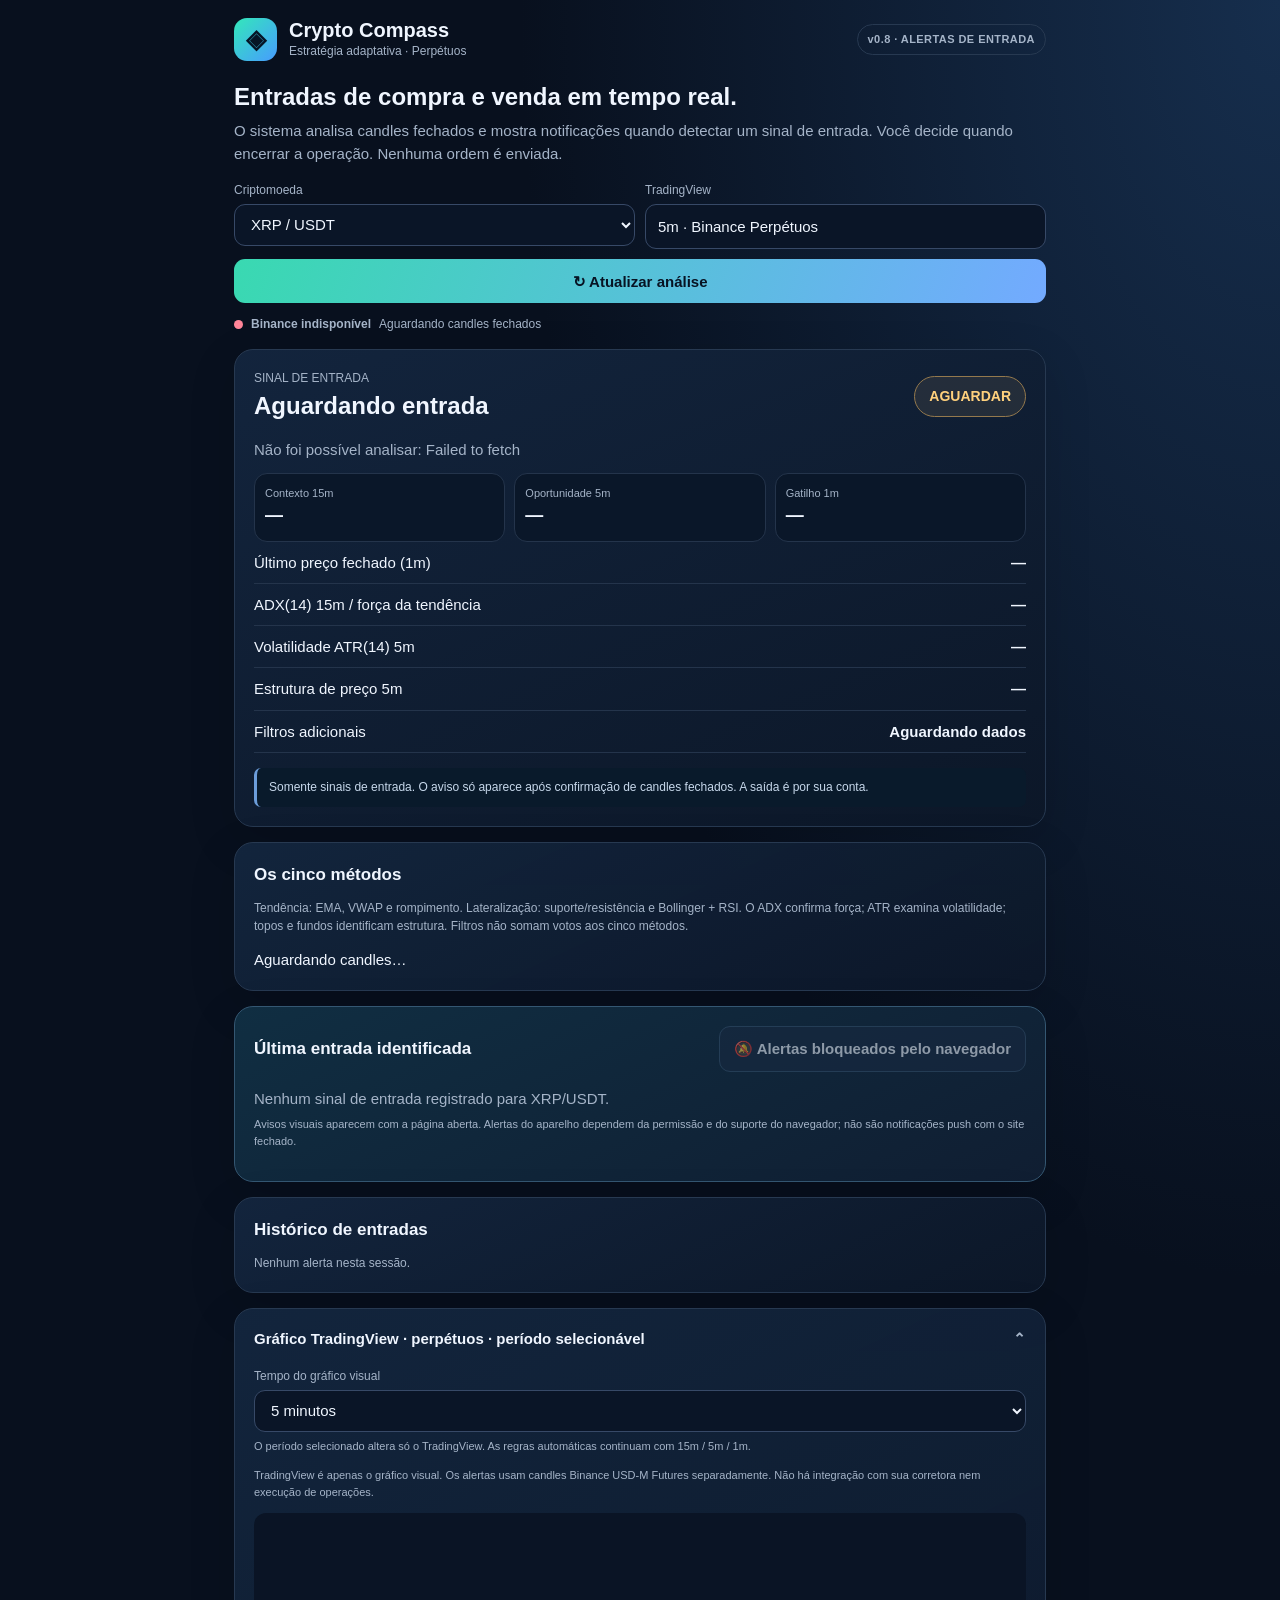
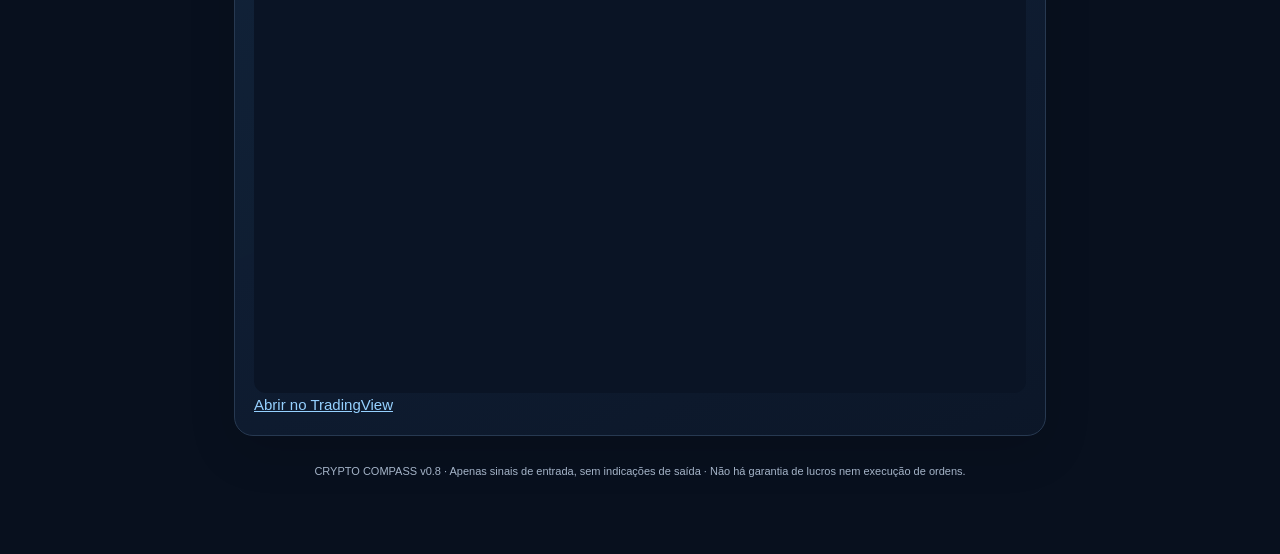
<file: crypto-compass-v0.8-preview.html>
<!doctype html>
<html lang="pt-BR">
<head>
<meta charset="utf-8">
<meta name="viewport" content="width=device-width,initial-scale=1,viewport-fit=cover">
<meta name="theme-color" content="#091120">
<title>Crypto Compass v0.8 · Alertas de entrada</title>
<style>
:root{color-scheme:dark;--bg:#08101e;--panel:#101e32;--muted:#a5b4c8;--edge:#273951;--ink:#f0f6ff;--green:#48e0ac;--red:#ff8599;--yellow:#ffd17d;--blue:#7ebdff}
*{box-sizing:border-box}body{margin:0;background:radial-gradient(ellipse at top right,#162e4d 0,transparent 42%),var(--bg);color:var(--ink);font:15px/1.55 -apple-system,BlinkMacSystemFont,"Segoe UI",sans-serif}
main{max-width:840px;margin:0 auto;padding:18px 14px 74px}header{display:flex;justify-content:space-between;align-items:center;gap:12px;margin-bottom:22px}
.brand{display:flex;align-items:center;gap:12px}.mark{background:linear-gradient(135deg,#33e8ba,#479cff);color:#051426;width:43px;height:43px;display:grid;place-items:center;border-radius:13px;font-weight:900;font-size:26px}
.brand strong{display:block;font-size:20px;line-height:1.2}.brand small,.sub,.hint{display:block;color:var(--muted);font-size:12px}.pill{font-size:11px;font-weight:800;letter-spacing:.04em;border:1px solid var(--edge);border-radius:30px;padding:6px 10px;color:var(--muted);white-space:nowrap}
h1{font-size:24px;line-height:1.2;margin:0 0 7px}h2{font-size:17px;margin:0 0 11px}p{margin:6px 0 12px}.muted{color:var(--muted)}.small{font-size:12px}.card{background:linear-gradient(155deg,rgba(19,37,62,.96),rgba(12,23,40,.98));border:1px solid var(--edge);border-radius:19px;padding:19px;margin-top:15px;box-shadow:0 15px 48px #0002}
.toolbar{display:grid;grid-template-columns:minmax(120px,1fr) minmax(130px,1fr);gap:10px;margin-top:16px}.toolbar .refresh{grid-column:1/-1}
select,input,button{font:inherit;min-height:44px;border-radius:11px}select,input{width:100%;border:1px solid #374967;background:#0a1527;color:var(--ink);padding:10px 12px}
input:focus,select:focus,button:focus-visible,summary:focus-visible{outline:2px solid var(--blue);outline-offset:2px}
button{background:#182941;border:1px solid #35506c;color:var(--ink);padding:10px 14px;cursor:pointer;font-weight:750}
button.primary{background:linear-gradient(110deg,#39d9b1,#73aaff);color:#071323;border:none}button[disabled]{opacity:.56;cursor:not-allowed}
.statusline{margin-top:12px;display:flex;gap:8px;align-items:center;flex-wrap:wrap;font-size:12px;color:var(--muted)}.dot{height:9px;width:9px;border-radius:50%;background:#71839b;display:inline-block}.dot.live{background:var(--green)}.dot.bad{background:var(--red)}
.signal{display:flex;justify-content:space-between;align-items:center;gap:10px;margin:0 0 13px}.signal strong{font-size:24px}.tag{padding:9px 14px;font-weight:850;border-radius:30px;font-size:14px}.tag.wait{color:var(--yellow);background:#ffce7c15;border:1px solid #94794d}.tag.long{color:var(--green);background:#38dfac18;border:1px solid #317967}.tag.short{color:var(--red);background:#ff859916;border:1px solid #a55b6a}
.grid{display:grid;grid-template-columns:repeat(3,1fr);gap:9px}.metric{background:#0a1729;border:1px solid #24344b;border-radius:13px;padding:11px 10px}.metric small{color:var(--muted);font-size:11px;display:block}.metric strong{font-size:18px;display:block;font-variant-numeric:tabular-nums}.green{color:var(--green)}.red{color:var(--red)}.yellow{color:var(--yellow)}
.note{background:#091a2b;border-left:3px solid #6c9dda;border-radius:7px;padding:10px 12px;font-size:12px;color:#c7d8eb}
.summary{display:flex;justify-content:space-between;align-items:center;gap:10px}summary{list-style:none;cursor:pointer;font-weight:800;padding:5px 0}summary::-webkit-details-marker{display:none}summary::after{content:"⌄";float:right;color:var(--muted)}details[open]>summary::after{content:"⌃"}details.card{padding-top:13px}details .inside{padding-top:12px}
.fields{display:grid;grid-template-columns:repeat(2,minmax(0,1fr));gap:10px}.field span{display:block;font-size:12px;color:var(--muted);margin-bottom:4px}.field input,.field select{min-height:42px}
.kv{display:flex;align-items:center;justify-content:space-between;gap:14px;border-bottom:1px solid #24344b;padding:9px 0}.kv:last-child{border-bottom:0}.kv strong{text-align:right;font-variant-numeric:tabular-nums}.spaced{margin-top:15px}.progress{height:6px;background:#1a2c43;border-radius:5px;margin-top:12px;overflow:hidden}.progress>div{width:0;height:100%;background:var(--green);transition:width .2s}
.columns{display:grid;grid-template-columns:1fr 1fr;gap:10px}.stat{border:1px solid var(--edge);border-radius:12px;padding:11px;background:#0b1729}.stat span{display:block;color:var(--muted);font-size:12px}.stat strong{font-size:23px}
.segment{display:flex;gap:8px;flex-wrap:wrap}.segment button{flex:1;min-width:70px}.segment button.selected{background:#234d59;border-color:var(--green)}
.tv{height:480px;width:100%;overflow:hidden;border-radius:12px;background:#0a1425}.tvmsg{font-size:12px;color:var(--muted);padding:12px}
table{border-collapse:collapse;width:100%;font-size:12px;min-width:480px}th,td{padding:9px 7px;text-align:left;border-bottom:1px solid #24344b}th{color:var(--muted)}.tablewrap{overflow-x:auto}
footer{padding-top:27px;color:var(--muted);font-size:11px;text-align:center}a{color:#96d1ff}
@media(max-width:400px){h1{font-size:22px}.card{padding:14px}.metric strong{font-size:15px}.grid{gap:5px}.metric{padding:8px}.pill{font-size:10px}}
.methods{display:grid;gap:8px}.method{background:#0b192a;border:1px solid var(--edge);border-radius:11px;padding:10px;display:flex;justify-content:space-between;align-items:center;gap:8px}.method .detail{font-size:12px;color:var(--muted)}.method .state{font-size:11px;font-weight:800;white-space:nowrap}.method .state.LONG{color:var(--green)}.method .state.SHORT{color:var(--red)}.method .state.WAIT{color:var(--yellow)}.method .state.NEUTRAL{color:var(--muted)}
.quick{display:grid;grid-template-columns:repeat(2,minmax(0,1fr));gap:8px;margin-bottom:18px}.quick>div{padding:10px 12px;background:#0b1a2b;border:1px solid #2a405a;border-radius:11px}.quick span{display:block;color:var(--muted);font-size:11px}.quick strong{display:block;font-size:17px} @media(min-width:630px){.quick{grid-template-columns:repeat(4,minmax(0,1fr))}}

.tiny{font-size:11px;color:var(--muted)}.risknote{color:var(--yellow)}.cols2{display:grid;grid-template-columns:repeat(2,minmax(0,1fr));gap:9px}.method{padding:12px}.method b{font-size:13px}.method .detail{font-size:11px;line-height:1.35}.stat strong{overflow-wrap:anywhere}
@media(max-width:400px){.cols2{grid-template-columns:1fr}}
/* Alertas de entrada: sempre visíveis no próprio site, inclusive em telas pequenas. */
.entry-last{border-color:#345772;background:linear-gradient(155deg,#102e42,#101e32)}
.entry-header{display:flex;gap:12px;align-items:center;justify-content:space-between;flex-wrap:wrap}
.entry-direction{font-weight:900;font-size:19px;letter-spacing:.03em}
.entry-direction.long{color:var(--green)}.entry-direction.short{color:var(--red)}
.entry-meta{color:var(--muted);font-size:12px;line-height:1.6;overflow-wrap:anywhere}
.entry-price{font-size:23px;font-weight:900;display:block;margin:5px 0}
.entry-history{display:grid;gap:8px}
.entry-item{display:flex;justify-content:space-between;gap:10px;border:1px solid var(--edge);background:#091827;border-radius:11px;padding:11px}
.entry-item strong{display:block}.entry-item small{color:var(--muted);display:block}
.signal-toast{position:fixed;top:max(16px,env(safe-area-inset-top));right:16px;z-index:9999;display:flex;align-items:flex-start;gap:12px;width:min(390px,calc(100vw - 32px));border:1px solid #408e87;border-left:6px solid var(--green);border-radius:17px;background:#092b31;color:#f0f6ff;box-shadow:0 18px 65px #000a;padding:15px;animation:toast-in .2s ease}
.signal-toast.short{background:#351c2b;border-color:#99526c;border-left-color:var(--red)}
.signal-toast[hidden]{display:none}.signal-toast .toast-body{flex:1;min-width:0}.signal-toast strong{font-size:18px;display:block}
.signal-toast small{display:block;font-size:12px;color:#cad8e5;margin-top:4px}
.signal-toast button{min-height:30px;width:30px;flex-shrink:0;padding:2px 5px;border:1px solid #ffffff44;border-radius:8px;background:#ffffff18;color:white}
@keyframes toast-in{from{opacity:0;transform:translateY(-12px)}to{opacity:1;transform:translateY(0)}}
@media(max-width:600px){.signal-toast{top:auto;right:12px;bottom:max(14px,env(safe-area-inset-bottom));width:calc(100vw - 24px)}}
</style></head><body><main>
<header><div class="brand"><span class="mark">◈</span><div><strong>Crypto Compass</strong><small>Estratégia adaptativa · Perpétuos</small></div></div><span class="pill">v0.8 · ALERTAS DE ENTRADA</span></header>
<h1>Entradas de compra e venda em tempo real.</h1>
<p class="muted">O sistema analisa candles fechados e mostra notificações quando detectar um sinal de entrada. Você decide quando encerrar a operação. Nenhuma ordem é enviada.</p>
<div class="toolbar">
<label class="field"><span>Criptomoeda</span><select id="asset"><option value="XRPUSDT">XRP / USDT</option><option value="SOLUSDT">SOL / USDT</option></select></label>
<div class="field"><span>TradingView</span><input disabled value="5m · Binance Perpétuos"></div>
<button id="refresh" class="primary refresh">↻ Atualizar análise</button>
</div>
<div class="statusline"><span class="dot" id="dot"></span><strong id="connection">Obtendo dados…</strong><span id="lastCandle">Aguardando candles fechados</span></div>
<div id="toast" class="signal-toast" role="status" aria-live="polite" aria-atomic="true" hidden></div>
<section class="card">
<div class="signal"><div><div class="sub">SINAL DE ENTRADA</div><strong id="statusTitle">Aguardando…</strong></div><span id="signal" class="tag wait">AGUARDAR</span></div>
<p id="reason" class="muted">Avaliando a tendência de 15 minutos e o último candle de 5 minutos.</p>
<div class="grid">
<div class="metric"><small>Contexto 15m</small><strong id="context">—</strong></div>
<div class="metric"><small>Oportunidade 5m</small><strong id="setup">—</strong></div>
<div class="metric"><small>Gatilho 1m</small><strong id="trigger">—</strong></div>
</div>
<div class="kv"><span>Último preço fechado (1m)</span><strong id="price">—</strong></div>
<div class="kv"><span>ADX(14) 15m / força da tendência</span><strong id="adx15">—</strong></div>
<div class="kv"><span>Volatilidade ATR(14) 5m</span><strong id="vola">—</strong></div>
<div class="kv"><span>Estrutura de preço 5m</span><strong id="structure">—</strong></div>
<div class="kv"><span>Filtros adicionais</span><strong id="filters">Aguardando dados</strong></div>
<div class="note spaced" id="interpret">Somente sinais de entrada, com candles fechados. A saída é de sua responsabilidade. Sinais podem falhar e não há execução de ordens.</div>
</section>
<section class="card"><h2>Os cinco métodos</h2><p class="muted small">Tendência: EMA, VWAP e rompimento. Lateralização: suporte/resistência e Bollinger + RSI. O ADX confirma força; ATR examina volatilidade; topos e fundos identificam estrutura. Filtros não somam votos aos cinco métodos.</p><div id="methods" class="methods">Aguardando candles…</div></section>
<section class="card entry-last">
<div class="entry-header"><h2 style="margin:0">Última entrada identificada</h2><button type="button" id="notifyBtn" hidden>🔔 Ativar alertas do aparelho</button></div>
<div id="latestEntry" class="spaced muted">Nenhum sinal de entrada nesta sessão.</div>
<p class="tiny">Avisos visuais aparecem com a página aberta. Alertas do aparelho dependem da permissão e do suporte do navegador; não são notificações push com o site fechado.</p>
</section>
<section class="card"><h2>Histórico de entradas</h2><div id="entryHistory" class="entry-history"><span class="muted small">Nenhuma entrada registrada nesta sessão.</span></div></section>
<details class="card" id="chartToggle" open><summary>Gráfico TradingView · perpétuos · período selecionável</summary>
<div class="inside"><label class="field"><span>Tempo do gráfico visual</span><select id="tvInterval">
<option value="1">1 minuto</option><option value="5" selected>5 minutos</option><option value="15">15 minutos</option><option value="60">1 hora</option>
</select></label><p class="tiny">O período selecionado altera só o TradingView. As regras automáticas continuam com 15m / 5m / 1m.</p>
<p class="tiny">TradingView é apenas o gráfico visual. Os alertas usam candles Binance USD-M Futures separadamente. Não há integração com sua corretora nem execução de operações.</p>
<div id="tv" class="tv"><p class="tvmsg">Carregando gráfico…</p></div><a id="tvlink" target="_blank" rel="noopener noreferrer" href="https://www.tradingview.com/">Abrir no TradingView</a></div>
</details>
<footer>CRYPTO COMPASS v0.8 · Apenas sinais de entrada, sem indicações de saída · Não há garantia de lucros nem execução de ordens.</footer>
</main><script>
(function(){
'use strict';
const $=id=>document.getElementById(id),minute=60000;
let symbol='XRPUSDT',candles=[],socket=null,abort=null,lastFetched=0,widgetLoaded=false,toastTimer=null;
const recentEntries=[],seenSignals=new Set();
try{const saved=JSON.parse(sessionStorage.getItem('cryptoCompassEntries08')||'[]');
if(Array.isArray(saved)){for(const e of saved.slice(0,15)){if(e&&typeof e.id==='string'&&typeof e.symbol==='string'&&Number.isFinite(e.value)&&Number.isFinite(e.end)){recentEntries.push(e);seenSignals.add(e.id)}}}
}catch(e){/* sessão indisponível: alertas continuam funcionando na página */}
const num=x=>Number(x).toLocaleString('pt-BR',{maximumFractionDigits:2});
const price=x=>Number.isFinite(x)?'$ '+Number(x).toLocaleString('en-US',{minimumFractionDigits:x<5?4:2,maximumFractionDigits:x<5?5:2}):'—';
const names=['Pullback nas EMA 9/21','Rompimento com volume','Reação na VWAP','Suporte e resistência','Bollinger + RSI'];
function candlesFrom(rows){return rows.map(z=>({t:+z[0],o:+z[1],h:+z[2],l:+z[3],c:+z[4],v:+z[5],end:+z[6]})).filter(z=>Object.values(z).every(Number.isFinite)&&z.o>0&&z.c>0&&z.l>0&&z.h>=Math.max(z.o,z.c)&&z.l<=Math.min(z.o,z.c))}
async function fetchBars(sym,count,end,signal){const u='https://fapi.binance.com/fapi/v1/klines?symbol='+encodeURIComponent(sym)+'&interval=1m&limit='+count+(end?'&endTime='+end:'');const res=await fetch(u,{cache:'no-store',signal});if(!res.ok)throw Error('Binance Futures HTTP '+res.status);const data=await res.json();if(!Array.isArray(data))throw Error('Resposta inesperada');return candlesFrom(data)}
function aggregate(one,minutes){const ms=minutes*minute,output=[];let bucket=[],key=-1;
function flush(){if(bucket.length!==minutes||bucket[0].t!==key)return;for(let k=1;k<minutes;k++)if(bucket[k].t!==bucket[0].t+k*minute)return;
output.push({t:key,end:bucket.at(-1).end,o:bucket[0].o,c:bucket.at(-1).c,h:Math.max(...bucket.map(z=>z.h)),l:Math.min(...bucket.map(z=>z.l)),v:bucket.reduce((a,z)=>a+z.v,0)})}
for(const z of one){const k=Math.floor(z.t/ms)*ms;if(k!==key){flush();key=k;bucket=[]}bucket.push(z)}flush();return output}
function indicators(c){const k={e9:[],e21:[],e50:[],rsi:[],atr:[],vwap:[]},q9=2/10,q21=2/22,q50=2/51;let e9=0,e21=0,e50=0,g=0,l=0,a=0,pv=0,volume=0;
for(let i=0;i<c.length;i++){const z=c[i];e9=i?e9+q9*(z.c-e9):z.c;e21=i?e21+q21*(z.c-e21):z.c;e50=i?e50+q50*(z.c-e50):z.c;k.e9.push(e9);k.e21.push(e21);k.e50.push(e50);
const delta=i?z.c-c[i-1].c:0;
if(i<=7){g+=Math.max(delta,0);l+=Math.max(-delta,0);if(i===7){g/=7;l/=7}}else{g=(g*6+Math.max(delta,0))/7;l=(l*6+Math.max(-delta,0))/7}
k.rsi.push(i<7?NaN:l===0?(g===0?50:100):100-100/(1+g/l));
const tr=i?Math.max(z.h-z.l,Math.abs(z.h-c[i-1].c),Math.abs(z.l-c[i-1].c)):z.h-z.l;
if(i<14)a+=tr;else if(i===14)a=(a+tr)/15;else a=(a*13+tr)/14;
k.atr.push(i<14?NaN:a);
pv+=((z.h+z.l+z.c)/3)*z.v;volume+=z.v;if(i>=60){const old=c[i-60];pv-=((old.h+old.l+old.c)/3)*old.v;volume-=old.v}
k.vwap.push(i>=59&&volume>0?pv/volume:NaN)}
return k}

// Wilder ADX 14: somente OHLC anteriores/atuais. Sem olhar candles futuros.
function adx14(c){
 const len=c.length,adx=new Array(len).fill(NaN),plusDI=new Array(len).fill(NaN),minusDI=new Array(len).fill(NaN);
 if(len<29)return {adx,plusDI,minusDI};
 const trs=[],pdm=[],mdm=[];
 for(let i=1;i<len;i++){
 const up=c[i].h-c[i-1].h,down=c[i-1].l-c[i].l;
 trs[i]=Math.max(c[i].h-c[i].l,Math.abs(c[i].h-c[i-1].c),Math.abs(c[i].l-c[i-1].c));
 pdm[i]=up>down&&up>0?up:0;mdm[i]=down>up&&down>0?down:0
 }
 let atr=0,plus=0,minus=0,smoothedDx=0;
 for(let i=1;i<=14;i++){atr+=trs[i];plus+=pdm[i];minus+=mdm[i]}
 const dxs=[];
 for(let i=14;i<len;i++){
 if(i>14){atr=atr-atr/14+trs[i];plus=plus-plus/14+pdm[i];minus=minus-minus/14+mdm[i]}
 const p=atr>0?100*plus/atr:0,m=atr>0?100*minus/atr:0;
 plusDI[i]=p;minusDI[i]=m;
 const dx=(p+m)>0?100*Math.abs(p-m)/(p+m):0;dxs.push(dx);
 if(i===27){smoothedDx=dxs.reduce((a,b)=>a+b,0)/14;adx[i]=smoothedDx}
 else if(i>27){smoothedDx=(smoothedDx*13+dx)/14;adx[i]=smoothedDx}
 }
 return {adx,plusDI,minusDI}
}
// Estrutura por pivôs confirmados: mínimo de 2 velas à direita, logo não repinta passado.
function structure5(c,i){
 if(i<30)return {label:'INDEFINIDA',bias:'NONE'};
 const highs=[],lows=[];
 for(let j=Math.max(2,i-75);j<=i-2;j++){
 const hi=c[j].h,lo=c[j].l;
 if(hi>c[j-1].h&&hi>=c[j-2].h&&hi>c[j+1].h&&hi>=c[j+2].h)highs.push(hi);
 if(lo<c[j-1].l&&lo<=c[j-2].l&&lo<c[j+1].l&&lo<=c[j+2].l)lows.push(lo);
 }
 if(highs.length<2||lows.length<2)return {label:'POUCOS PIVÔS',bias:'NONE'};
 const hh=highs.at(-1)>highs.at(-2),hl=lows.at(-1)>lows.at(-2),lh=highs.at(-1)<highs.at(-2),ll=lows.at(-1)<lows.at(-2);
 if(hh&&hl)return {label:'Topos e fundos ascendentes',bias:'UP'};
 if(lh&&ll)return {label:'Topos e fundos descendentes',bias:'DOWN'};
 return {label:'Estrutura mista/lateral',bias:'MIXED'}
}
// ATR percentual relativo à própria história recente de 5m. Janelas não usam futuro.
function volatility5(c,k,i){
 if(i<110||!Number.isFinite(k.atr[i])||c[i].c<=0)return {ok:false,reason:'Aquecimento da volatilidade',label:'—'};
 const arr=[];for(let j=i-95;j<i;j++)if(Number.isFinite(k.atr[j])&&c[j].c>0)arr.push(k.atr[j]/c[j].c);
 if(arr.length<80)return {ok:false,reason:'Histórico insuficiente',label:'—'};
 arr.sort((a,b)=>a-b);const med=arr[Math.floor(arr.length/2)],now=k.atr[i]/c[i].c,r=med>0?now/med:0;
 const ok=r>=.60&&r<=2.6;
 return {ok,reason:!ok?(r<.6?'Mercado muito parado':'Volatilidade extrema'):'Faixa de volatilidade compatível',
 label:num(now*100)+'% · '+num(r)+'× mediana',ratio:r,percent:now*100}
}
function extraFilters(regime,side,five,k5,i5,fifteen,k15,i15,a15){
 if(side==='WAIT')return {ok:false,reason:'Sem confluência',which:'setup'};
 const value=a15.adx[i15],p=a15.plusDI[i15],m=a15.minusDI[i15],str=structure5(five,i5),vol=volatility5(five,k5,i5);
 const out={ok:true,which:null,reason:'Condições compatíveis',adx:value,plusDI:p,minusDI:m,structure:str,vol};
 if(!Number.isFinite(value)){out.ok=false;out.which='ADX';out.reason='ADX incompleto';return out}
 if(regime==='ALTA'||regime==='BAIXA'){
 if(value<18||(regime==='ALTA'&&p<=m)||(regime==='BAIXA'&&m<=p)){out.ok=false;out.which='ADX';out.reason='ADX/DI não confirmam a força da tendência';return out}
 }else if(regime==='LATERAL'&&value>27){out.ok=false;out.which='ADX';out.reason='ADX elevado para operar reversão em canal lateral';return out}
 if(!vol.ok){out.ok=false;out.which='VOL';out.reason=vol.reason;return out}
 if((side==='LONG'&&str.bias==='DOWN')||(side==='SHORT'&&str.bias==='UP')){out.ok=false;out.which='STRUCT';out.reason='Estrutura de topos/fundos contrária à operação';return out}
 return out
}

function trend15(c,k,i){if(i<62)return 'INDEFINIDO';const d=(k.e21[i]-k.e21[i-3])/k.atr[i],sep=(k.e21[i]-k.e50[i])/k.atr[i];
if(k.e21[i]>k.e50[i]&&c[i].c>k.e21[i]&&d>.07)return 'ALTA';
if(k.e21[i]<k.e50[i]&&c[i].c<k.e21[i]&&d<-.07)return 'BAIXA';
if(Math.abs(d)<.25&&Math.abs(sep)<1.1)return 'LATERAL';
return 'TRANSIÇÃO'}
function setup5(c,k,i,regime){const states=names.map(name=>({name,status:'NEUTRO',why:'Sem sinal compatível.'}));const mark=(n,status,why)=>{states[n]={name:names[n],status,why}};
const none=(why)=>({side:'WAIT',why,states,regime,confirmed:0,atr:k.atr[i]});
if(i<65||!Number.isFinite(k.atr[i])||!Number.isFinite(k.vwap[i]))return none('Aguardando indicadores.');
const z=c[i],p=c[i-1],atr=k.atr[i],bull=z.c>z.o&&z.c>p.c,bear=z.c<z.o&&z.c<p.c,volAvg=c.slice(i-20,i).reduce((a,z)=>a+z.v,0)/20,vol=volAvg?z.v/volAvg:0;
const up=regime==='ALTA',down=regime==='BAIXA',range=regime==='LATERAL';
if(up||down){
const touched=c.slice(i-3,i+1).some((b,j)=>up?(b.l<=k.e9[i-3+j]+.3*atr&&b.h>=k.e21[i-3+j]-.2*atr):(b.h>=k.e9[i-3+j]-.3*atr&&b.l<=k.e21[i-3+j]+.2*atr));
if(touched&&up&&z.c>k.e9[i]&&bull&&k.e9[i]>k.e21[i])mark(0,'LONG','Correção até EMAs e retomada.');
else if(touched&&down&&z.c<k.e9[i]&&bear&&k.e9[i]<k.e21[i])mark(0,'SHORT','Correção até EMAs e retomada.');
else if(touched)mark(0,'AGUARDAR','Falta confirmação da correção.');
const breakoutUp=z.c>Math.max(...c.slice(i-9,i).map(b=>b.h))&&vol>=1.25&&bull;
const breakoutDown=z.c<Math.min(...c.slice(i-9,i).map(b=>b.l))&&vol>=1.25&&bear;
if(breakoutUp&&up)mark(1,'LONG','Rompimento de resistência com volume.');
else if(breakoutDown&&down)mark(1,'SHORT','Rompimento de suporte com volume.');
else if(breakoutUp||breakoutDown)mark(1,'AGUARDAR','Rompimento contra a tendência de 15m.');
const vwap=k.vwap[i];
if(up&&k.vwap[i]>k.vwap[i-3]&&z.c>vwap&&z.l<=vwap+.8*atr&&bull)mark(2,'LONG','Reação acima de VWAP crescente.');
else if(down&&k.vwap[i]<k.vwap[i-3]&&z.c<vwap&&z.h>=vwap-.8*atr&&bear)mark(2,'SHORT','Reação abaixo de VWAP decrescente.');
else if(Math.abs(z.c-vwap)<atr*.8)mark(2,'AGUARDAR','Aguardando confirmação na VWAP.')
}
if(range){const recent=c.slice(i-28,i),sup=Math.min(...recent.map(b=>b.l)),res=Math.max(...recent.map(b=>b.h));
if(res-sup>atr*1.8){
if(z.l<=sup+.35*atr&&z.c>sup+.25*atr&&bull)mark(3,'LONG','Reação no suporte.');
else if(z.h>=res-.35*atr&&z.c<res-.25*atr&&bear)mark(3,'SHORT','Rejeição na resistência.');
}
const last=c.slice(i-19,i+1),mean=last.reduce((a,b)=>a+b.c,0)/20,sd=Math.sqrt(last.reduce((a,b)=>a+(b.c-mean)**2,0)/20);
if(z.l<=mean-2*sd+.3*atr&&bull&&k.rsi[i]<48)mark(4,'LONG','Reação na banda inferior com RSI baixo.');
else if(z.h>=mean+2*sd-.3*atr&&bear&&k.rsi[i]>52)mark(4,'SHORT','Reação na banda superior com RSI alto.');
}
const longs=states.filter(v=>v.status==='LONG').length,shorts=states.filter(v=>v.status==='SHORT').length;
const side=longs>=2&&shorts===0?'LONG':shorts>=2&&longs===0?'SHORT':'WAIT';
return {side,regime,states,atr,confirmed:side==='LONG'?longs:side==='SHORT'?shorts:0,why:side==='WAIT'?'Faltou combinação compatível entre os cinco métodos.':'Contexto '+regime.toLowerCase()+': '+(side==='LONG'?longs:shorts)+' métodos compatíveis. Aguardando gatilho de 1 minuto.'}
}
function trigger1(one,i,side){if(i<20)return false;const z=one[i],p=one[i-1],vol=one.slice(i-15,i).reduce((a,b)=>a+b.v,0)/15,volOK=z.v>=vol*.9;
return volOK&&(side==='LONG'?z.c>z.o&&z.c>p.h:z.c<z.o&&z.c<p.l)}

function lastIndexAt(c,t){let lo=0,hi=c.length-1,ans=-1;while(lo<=hi){const mid=(lo+hi)>>1;if(c[mid].end<=t){ans=mid;lo=mid+1}else hi=mid-1}return ans}
function statusUI(txt,cls){$('signal').textContent=txt;$('signal').className='tag '+cls}
function waiting(reason){statusUI('AGUARDAR','wait');$('statusTitle').textContent='Aguardando entrada';$('reason').textContent=reason;$('interpret').textContent='Somente sinais de entrada. O aviso só aparece após confirmação de candles fechados. A saída é por sua conta.'}
function methodUI(states){const el=$('methods');el.textContent='';for(const st of states){const row=document.createElement('div');row.className='method';const left=document.createElement('div'),title=document.createElement('b'),details=document.createElement('div'),side=document.createElement('span');
title.textContent=st.name;details.className='detail';details.textContent=st.why;left.append(title,details);side.className='state '+(st.status==='LONG'?'LONG':st.status==='SHORT'?'SHORT':st.status==='AGUARDAR'?'WAIT':'NEUTRAL');side.textContent=st.status;row.append(left,side);el.append(row)}}
function entryDirection(side){return side==='LONG'?'COMPRA':'VENDA'}
function entryTime(end){return new Date(end).toLocaleString('pt-BR',{day:'2-digit',month:'2-digit',hour:'2-digit',minute:'2-digit'})}
function renderEntries(){
const entries=recentEntries.filter(e=>e.symbol===symbol);
const last=$('latestEntry');last.textContent='';
if(!entries.length){last.className='spaced muted';last.textContent='Nenhum sinal de entrada registrado para '+symbol.replace('USDT','/USDT')+'.'}
else{last.className='spaced';const e=entries[0],head=document.createElement('div'),value=document.createElement('strong'),meta=document.createElement('div');
head.className='entry-direction '+(e.side==='LONG'?'long':'short');head.textContent='● '+entryDirection(e.side)+' · '+e.symbol.replace('USDT','/USDT');
value.className='entry-price';value.textContent=price(e.value);
meta.className='entry-meta';meta.textContent=entryTime(e.end)+' · '+e.methods.join(' + ');
last.append(head,value,meta)}
const history=$('entryHistory');history.textContent='';
if(!entries.length){const empty=document.createElement('span');empty.className='muted small';empty.textContent='Nenhum alerta nesta sessão.';history.append(empty);return}
for(const e of entries.slice(0,10)){const item=document.createElement('div'),left=document.createElement('div'),dir=document.createElement('strong'),when=document.createElement('small'),val=document.createElement('strong');
item.className='entry-item';dir.className=e.side==='LONG'?'green':'red';dir.textContent=entryDirection(e.side);
when.textContent=entryTime(e.end);val.textContent=price(e.value);
left.append(dir,when);item.append(left,val);history.append(item)}
}
function showEntryToast(e){
const host=$('toast');host.textContent='';host.className='signal-toast '+(e.side==='LONG'?'long':'short');
const body=document.createElement('div'),heading=document.createElement('strong'),details=document.createElement('small'),close=document.createElement('button');
body.className='toast-body';heading.textContent=(e.side==='LONG'?'🟢 COMPRA':'🔴 VENDA')+' · '+e.symbol.replace('USDT','/USDT');
details.textContent='Entrada: '+price(e.value)+' · '+entryTime(e.end)+' · '+e.methods.join(' + ');
close.type='button';close.textContent='×';close.setAttribute('aria-label','Fechar aviso');close.addEventListener('click',()=>{host.hidden=true});
body.append(heading,details);host.append(body,close);host.hidden=false;
if(toastTimer)clearTimeout(toastTimer);
toastTimer=setTimeout(()=>{host.hidden=true},14000);
if(document.hidden&&'Notification' in window&&Notification.permission==='granted'){
try{const n=new Notification('Crypto Compass · '+entryDirection(e.side),{body:e.symbol.replace('USDT','/USDT')+' · Entrada '+price(e.value),tag:e.id});n.onclick=()=>window.focus()}catch(err){/* navegador não permite notificação nativa */}}
}
function announceEntry(e){
if(seenSignals.has(e.id))return;
seenSignals.add(e.id);recentEntries.unshift(e);recentEntries.splice(15);
try{sessionStorage.setItem('cryptoCompassEntries08',JSON.stringify(recentEntries))}catch(err){}
renderEntries();
if(Date.now()-e.end<=120000)showEntryToast(e);
}
function initNotifications(){
const b=$('notifyBtn');
if(!('Notification' in window)||!window.isSecureContext)return;
b.hidden=false;
const render=()=>{b.textContent=Notification.permission==='granted'?'🔔 Alertas do aparelho ativados':Notification.permission==='denied'?'🔕 Alertas bloqueados pelo navegador':'🔔 Ativar alertas do aparelho';b.disabled=Notification.permission!=='default'};
render();
b.addEventListener('click',async()=>{try{await Notification.requestPermission()}catch(e){}render()});
}
function evaluateLive(){
if(candles.length<1030){waiting('Aguardando pelo menos 1.030 candles de 1 minuto para análise completa.');return}
const one=candles,now=Date.now(),last=one.at(-1);
$('lastCandle').textContent='Candle de 1m fechado às '+new Date(last.end).toLocaleTimeString('pt-BR',{hour:'2-digit',minute:'2-digit'});
$('price').textContent=price(last.c);
if(now-last.end>180000){waiting('Histórico de 1 minuto desatualizado. Atualize.');return}
const f5=aggregate(one,5),f15=aggregate(one,15);
if(f5.length<70||f15.length<65){waiting('Aguardando candles completos de 5m e 15m.');return}
const k5=indicators(f5),k15=indicators(f15),five=f5.at(-1),i5=f5.length-1,i15=lastIndexAt(f15,five.end),regime=trend15(f15,k15,i15);
const setup=setup5(f5,k5,i5,regime),a15=adx14(f15),extra=extraFilters(regime,setup.side,f5,k5,i5,f15,k15,i15,a15),viewVol=volatility5(f5,k5,i5),viewStr=structure5(f5,i5);
$('adx15').textContent=Number.isFinite(a15.adx[i15])?num(a15.adx[i15])+' · '+(a15.adx[i15]<18?'fraco':a15.adx[i15]<25?'moderado':'forte'):'—';
$('vola').textContent=viewVol.label;$('structure').textContent=viewStr.label;$('filters').textContent=setup.side==='WAIT'?'Sem setup':extra.ok?'Passou nos filtros':extra.reason;
$('context').textContent=regime;$('setup').textContent=setup.side==='WAIT'?'AGUARDAR':entryDirection(setup.side)+' '+setup.confirmed+'/5';methodUI(setup.states);
const timeAfter=last.t-(five.end+1),eligible=timeAfter>=0&&timeAfter<5*minute;
const gotTrigger=setup.side!=='WAIT'&&eligible&&trigger1(one,one.length-1,setup.side);
$('trigger').textContent=gotTrigger?'CONFIRMADO':eligible?'AGUARDAR':'NOVA VELA 5m';
if(!gotTrigger){waiting(setup.side==='WAIT'?setup.why:'Aguardando gatilho 1m após a preparação 5m.');return}
if(!extra.ok){waiting('Gatilho identificado, mas filtros adicionais rejeitaram: '+extra.reason);return}
const direction=entryDirection(setup.side);
statusUI(direction,setup.side==='LONG'?'long':'short');
$('statusTitle').textContent='ENTRADA DE '+direction;
$('reason').textContent='15m '+regime+' · '+setup.confirmed+' métodos 5m · gatilho 1m. Preço de referência: '+price(last.c)+'.';
$('interpret').textContent='Entrada identificada em candle fechado; a execução pode ocorrer em outro preço. Sem stop, alvo ou sinal de saída automático.';
announceEntry({id:symbol+'-'+last.end+'-'+setup.side,symbol,side:setup.side,value:last.c,end:last.end,methods:setup.states.filter(x=>x.status===setup.side).map(x=>x.name)});
}
function haltSocket(){const w=socket;socket=null;if(w){w.onclose=null;w.onmessage=null;w.close()}}
async function refresh(){const sym=symbol;haltSocket();if(abort)abort.abort();abort=new AbortController();$('refresh').disabled=true;$('connection').textContent='Baixando histórico 1m…';
try{const b=(await fetchBars(sym,1500,null,abort.signal)).filter(x=>x.end<=Date.now());if(sym!==symbol||abort.signal.aborted)return;if(b.length<1030)throw Error('Histórico de 1m insuficiente');candles=b;lastFetched=Date.now();evaluateLive();openSocket(sym)}
catch(e){if(abort.signal.aborted)return;candles=[];waiting('Não foi possível analisar: '+e.message);$('connection').textContent='Binance indisponível';$('dot').className='dot bad'}
finally{if(sym===symbol)$('refresh').disabled=false}}
function openSocket(sym){try{const w=new WebSocket('wss://fstream.binance.com/ws/'+sym.toLowerCase()+'@kline_1m');socket=w;
w.onopen=()=>{if(w!==socket)return;$('connection').textContent='Conectado · Binance Futures';$('dot').className='dot live'};
w.onmessage=e=>{if(w!==socket||sym!==symbol)return;let msg;try{msg=JSON.parse(e.data)}catch{return}
const k=msg.k;if(!k||!k.x||k.s!==sym)return;const bar={t:+k.t,o:+k.o,h:+k.h,l:+k.l,c:+k.c,v:+k.v,end:+k.T};
if(!Object.values(bar).every(Number.isFinite))return;
const prev=candles.at(-1);if(bar.t===prev?.t)candles[candles.length-1]=bar;else if(!prev||bar.t>prev.t)candles.push(bar);else return;
candles=candles.slice(-1500);lastFetched=Date.now();evaluateLive()};
w.onerror=()=>{if(w===socket)$('connection').textContent='Conexão instável'};
w.onclose=()=>{if(w!==socket)return;socket=null;$('connection').textContent='Sem streaming; atualize manualmente'}
}catch(e){$('connection').textContent='Streaming indisponível'}}
function showTV(){if(widgetLoaded)return;widgetLoaded=true;const host=$('tv');host.textContent='';const wrap=document.createElement('div'),inner=document.createElement('div'),scr=document.createElement('script');
wrap.className='tradingview-widget-container';wrap.style.cssText='height:100%;width:100%';inner.className='tradingview-widget-container__widget';inner.style.cssText='height:100%;width:100%';wrap.append(inner);host.append(wrap);
const sym=symbol==='XRPUSDT'?'BINANCE:XRPUSDT.P':'BINANCE:SOLUSDT.P';
scr.async=true;scr.src='https://s3.tradingview.com/external-embedding/embed-widget-advanced-chart.js';scr.textContent=JSON.stringify({autosize:true,symbol:sym,interval:$('tvInterval').value,timezone:'America/Sao_Paulo',theme:'dark',locale:'br',style:'1',hide_side_toolbar:true,allow_symbol_change:false,support_host:'https://www.tradingview.com'});wrap.append(scr);
$('tvlink').href='https://www.tradingview.com/chart/?symbol='+encodeURIComponent(sym)}
$('refresh').addEventListener('click',refresh);
$('asset').addEventListener('change',()=>{symbol=$('asset').value;widgetLoaded=false;$('tv').textContent='';$('toast').hidden=true;renderEntries();if($('chartToggle').open)showTV();candles=[];waiting('Mudando o contrato perpétuo…');refresh()});
$('chartToggle').addEventListener('toggle',()=>{if($('chartToggle').open)showTV()});
$('tvInterval').addEventListener('change',()=>{widgetLoaded=false;$('tv').textContent='';if($('chartToggle').open)showTV()});
renderEntries();initNotifications();
if($('chartToggle').open)showTV();refresh();
document.addEventListener('visibilitychange',()=>{if(!document.hidden&&(!candles.length||Date.now()-lastFetched>240000))refresh()});
})();
</script></body></html>
</file>
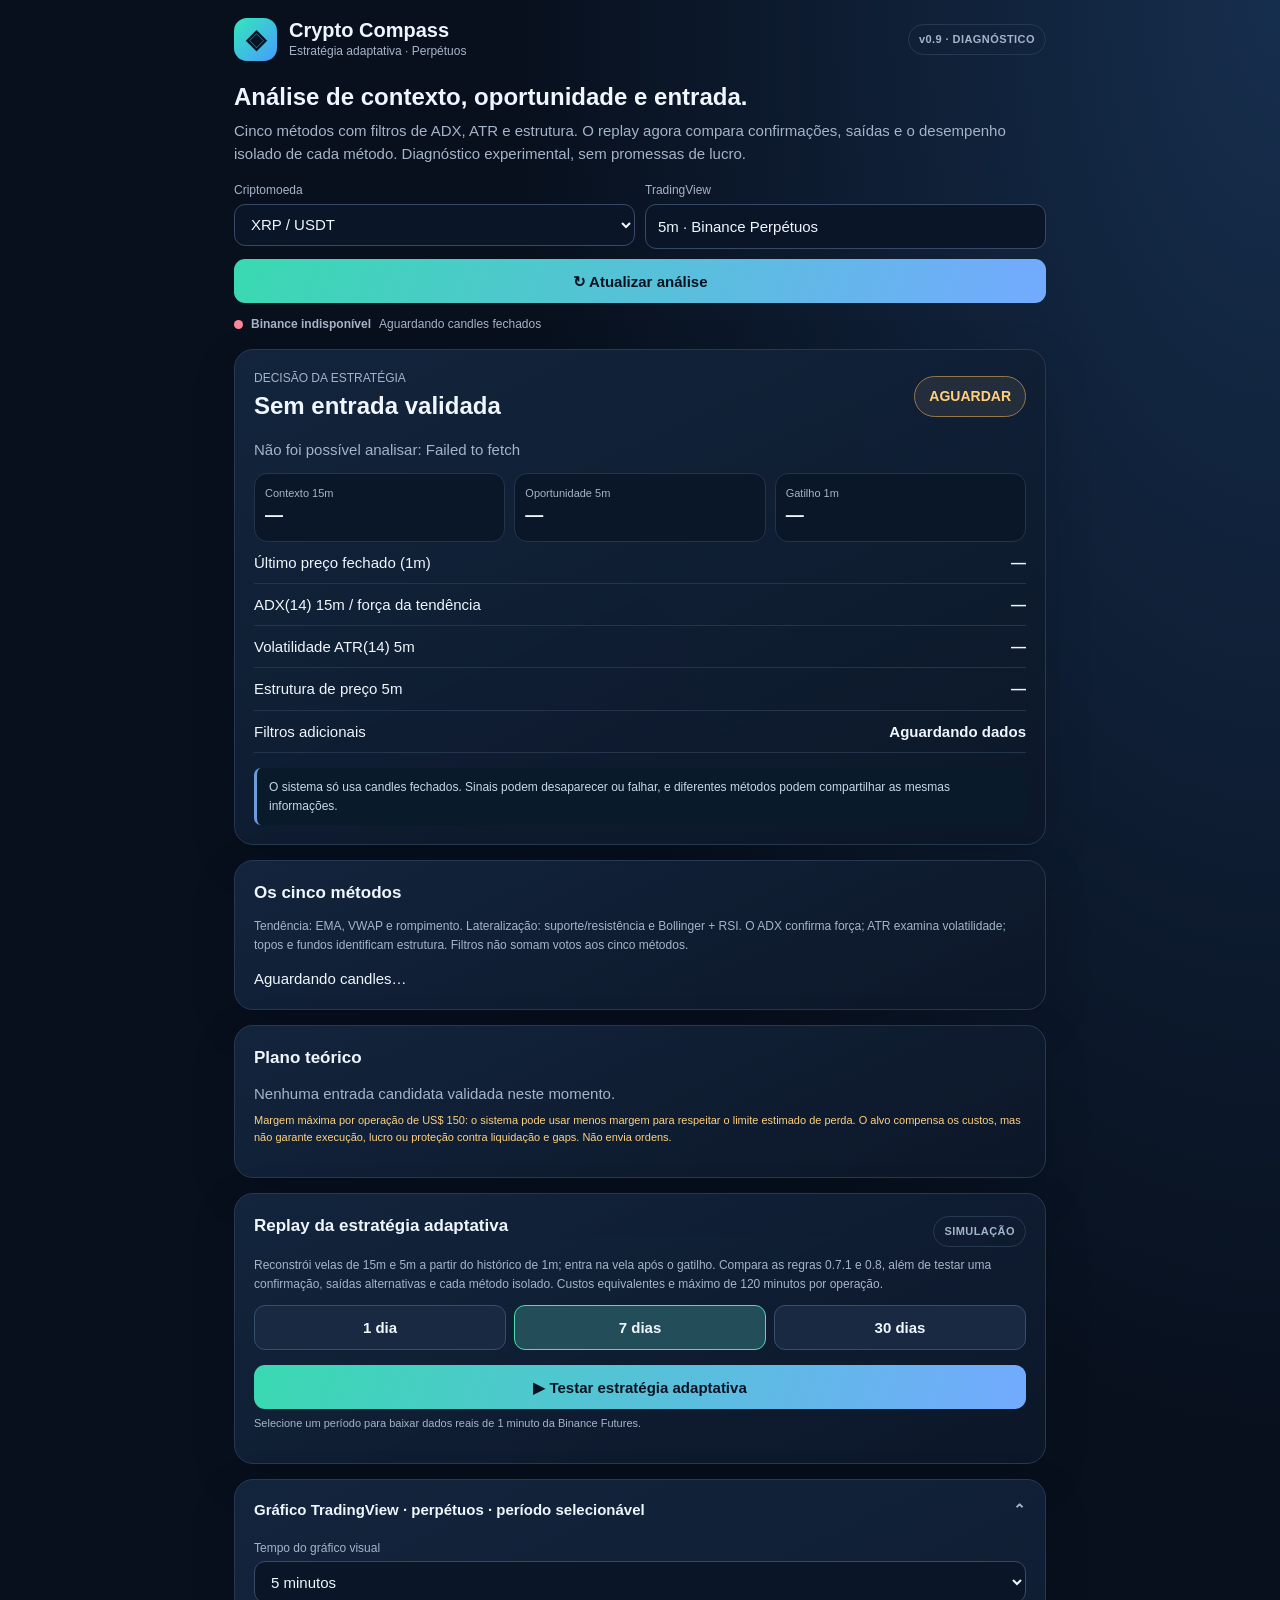
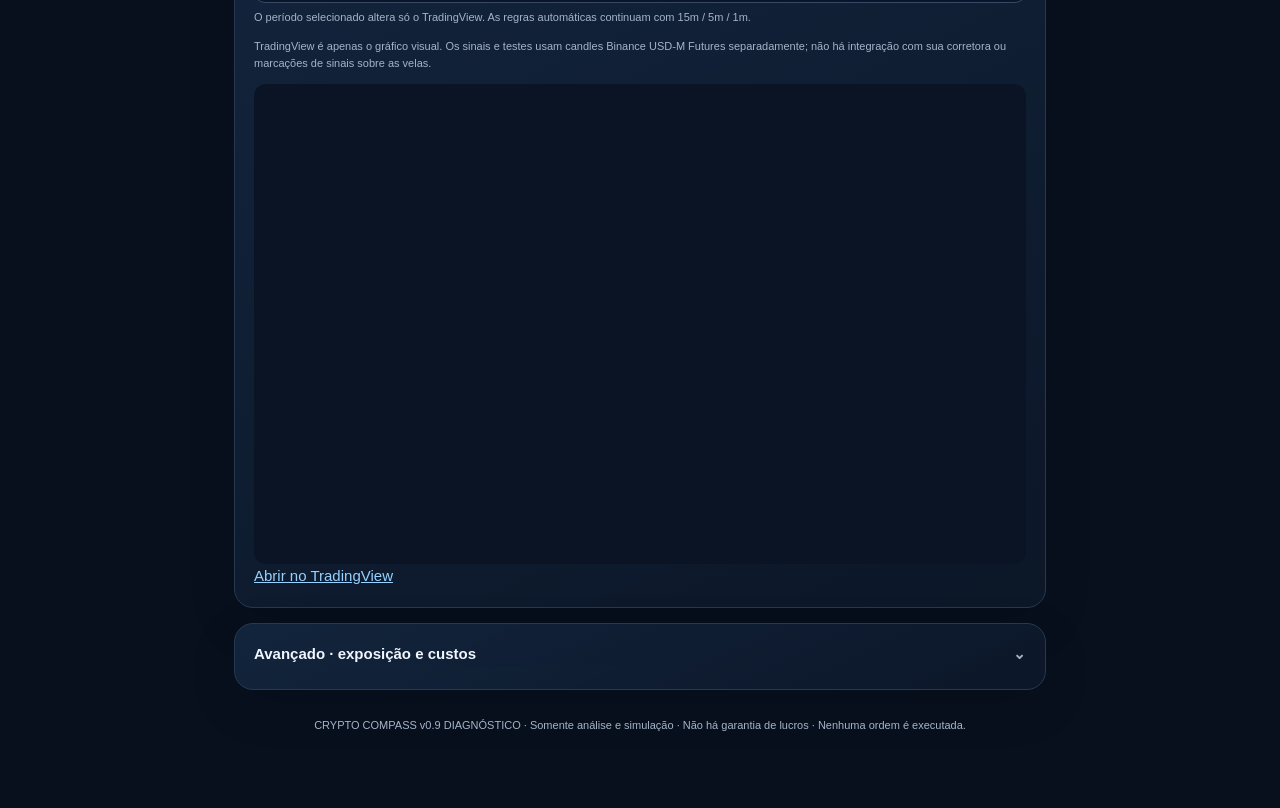
<file: crypto-compass-v0.9-diagnostico.html>
<!doctype html>
<html lang="pt-BR">
<head>
<meta charset="utf-8">
<meta name="viewport" content="width=device-width,initial-scale=1,viewport-fit=cover">
<meta name="theme-color" content="#091120">
<title>Crypto Compass v0.9 · Diagnóstico de backtests</title>
<style>
:root{color-scheme:dark;--bg:#08101e;--panel:#101e32;--muted:#a5b4c8;--edge:#273951;--ink:#f0f6ff;--green:#48e0ac;--red:#ff8599;--yellow:#ffd17d;--blue:#7ebdff}
*{box-sizing:border-box}body{margin:0;background:radial-gradient(ellipse at top right,#162e4d 0,transparent 42%),var(--bg);color:var(--ink);font:15px/1.55 -apple-system,BlinkMacSystemFont,"Segoe UI",sans-serif}
main{max-width:840px;margin:0 auto;padding:18px 14px 74px}header{display:flex;justify-content:space-between;align-items:center;gap:12px;margin-bottom:22px}
.brand{display:flex;align-items:center;gap:12px}.mark{background:linear-gradient(135deg,#33e8ba,#479cff);color:#051426;width:43px;height:43px;display:grid;place-items:center;border-radius:13px;font-weight:900;font-size:26px}
.brand strong{display:block;font-size:20px;line-height:1.2}.brand small,.sub,.hint{display:block;color:var(--muted);font-size:12px}.pill{font-size:11px;font-weight:800;letter-spacing:.04em;border:1px solid var(--edge);border-radius:30px;padding:6px 10px;color:var(--muted);white-space:nowrap}
h1{font-size:24px;line-height:1.2;margin:0 0 7px}h2{font-size:17px;margin:0 0 11px}p{margin:6px 0 12px}.muted{color:var(--muted)}.small{font-size:12px}.card{background:linear-gradient(155deg,rgba(19,37,62,.96),rgba(12,23,40,.98));border:1px solid var(--edge);border-radius:19px;padding:19px;margin-top:15px;box-shadow:0 15px 48px #0002}
.toolbar{display:grid;grid-template-columns:minmax(120px,1fr) minmax(130px,1fr);gap:10px;margin-top:16px}.toolbar .refresh{grid-column:1/-1}
select,input,button{font:inherit;min-height:44px;border-radius:11px}select,input{width:100%;border:1px solid #374967;background:#0a1527;color:var(--ink);padding:10px 12px}
input:focus,select:focus,button:focus-visible,summary:focus-visible{outline:2px solid var(--blue);outline-offset:2px}
button{background:#182941;border:1px solid #35506c;color:var(--ink);padding:10px 14px;cursor:pointer;font-weight:750}
button.primary{background:linear-gradient(110deg,#39d9b1,#73aaff);color:#071323;border:none}button[disabled]{opacity:.56;cursor:not-allowed}
.statusline{margin-top:12px;display:flex;gap:8px;align-items:center;flex-wrap:wrap;font-size:12px;color:var(--muted)}.dot{height:9px;width:9px;border-radius:50%;background:#71839b;display:inline-block}.dot.live{background:var(--green)}.dot.bad{background:var(--red)}
.signal{display:flex;justify-content:space-between;align-items:center;gap:10px;margin:0 0 13px}.signal strong{font-size:24px}.tag{padding:9px 14px;font-weight:850;border-radius:30px;font-size:14px}.tag.wait{color:var(--yellow);background:#ffce7c15;border:1px solid #94794d}.tag.long{color:var(--green);background:#38dfac18;border:1px solid #317967}.tag.short{color:var(--red);background:#ff859916;border:1px solid #a55b6a}
.grid{display:grid;grid-template-columns:repeat(3,1fr);gap:9px}.metric{background:#0a1729;border:1px solid #24344b;border-radius:13px;padding:11px 10px}.metric small{color:var(--muted);font-size:11px;display:block}.metric strong{font-size:18px;display:block;font-variant-numeric:tabular-nums}.green{color:var(--green)}.red{color:var(--red)}.yellow{color:var(--yellow)}
.note{background:#091a2b;border-left:3px solid #6c9dda;border-radius:7px;padding:10px 12px;font-size:12px;color:#c7d8eb}
.summary{display:flex;justify-content:space-between;align-items:center;gap:10px}summary{list-style:none;cursor:pointer;font-weight:800;padding:5px 0}summary::-webkit-details-marker{display:none}summary::after{content:"⌄";float:right;color:var(--muted)}details[open]>summary::after{content:"⌃"}details.card{padding-top:13px}details .inside{padding-top:12px}
.fields{display:grid;grid-template-columns:repeat(2,minmax(0,1fr));gap:10px}.field span{display:block;font-size:12px;color:var(--muted);margin-bottom:4px}.field input,.field select{min-height:42px}
.kv{display:flex;align-items:center;justify-content:space-between;gap:14px;border-bottom:1px solid #24344b;padding:9px 0}.kv:last-child{border-bottom:0}.kv strong{text-align:right;font-variant-numeric:tabular-nums}.spaced{margin-top:15px}.progress{height:6px;background:#1a2c43;border-radius:5px;margin-top:12px;overflow:hidden}.progress>div{width:0;height:100%;background:var(--green);transition:width .2s}
.columns{display:grid;grid-template-columns:1fr 1fr;gap:10px}.stat{border:1px solid var(--edge);border-radius:12px;padding:11px;background:#0b1729}.stat span{display:block;color:var(--muted);font-size:12px}.stat strong{font-size:23px}
.segment{display:flex;gap:8px;flex-wrap:wrap}.segment button{flex:1;min-width:70px}.segment button.selected{background:#234d59;border-color:var(--green)}
.tv{height:480px;width:100%;overflow:hidden;border-radius:12px;background:#0a1425}.tvmsg{font-size:12px;color:var(--muted);padding:12px}
table{border-collapse:collapse;width:100%;font-size:12px;min-width:480px}th,td{padding:9px 7px;text-align:left;border-bottom:1px solid #24344b}th{color:var(--muted)}.tablewrap{overflow-x:auto}
footer{padding-top:27px;color:var(--muted);font-size:11px;text-align:center}a{color:#96d1ff}
@media(max-width:400px){h1{font-size:22px}.card{padding:14px}.metric strong{font-size:15px}.grid{gap:5px}.metric{padding:8px}.pill{font-size:10px}}
.methods{display:grid;gap:8px}.method{background:#0b192a;border:1px solid var(--edge);border-radius:11px;padding:10px;display:flex;justify-content:space-between;align-items:center;gap:8px}.method .detail{font-size:12px;color:var(--muted)}.method .state{font-size:11px;font-weight:800;white-space:nowrap}.method .state.LONG{color:var(--green)}.method .state.SHORT{color:var(--red)}.method .state.WAIT{color:var(--yellow)}.method .state.NEUTRAL{color:var(--muted)}
.quick{display:grid;grid-template-columns:repeat(2,minmax(0,1fr));gap:8px;margin-bottom:18px}.quick>div{padding:10px 12px;background:#0b1a2b;border:1px solid #2a405a;border-radius:11px}.quick span{display:block;color:var(--muted);font-size:11px}.quick strong{display:block;font-size:17px} @media(min-width:630px){.quick{grid-template-columns:repeat(4,minmax(0,1fr))}}

.tiny{font-size:11px;color:var(--muted)}.risknote{color:var(--yellow)}.cols2{display:grid;grid-template-columns:repeat(2,minmax(0,1fr));gap:9px}.method{padding:12px}.method b{font-size:13px}.method .detail{font-size:11px;line-height:1.35}.stat strong{overflow-wrap:anywhere}
@media(max-width:400px){.cols2{grid-template-columns:1fr}}</style></head><body><main>
<header><div class="brand"><span class="mark">◈</span><div><strong>Crypto Compass</strong><small>Estratégia adaptativa · Perpétuos</small></div></div><span class="pill">v0.9 · DIAGNÓSTICO</span></header>
<h1>Análise de contexto, oportunidade e entrada.</h1>
<p class="muted">Cinco métodos com filtros de ADX, ATR e estrutura. O replay agora compara confirmações, saídas e o desempenho isolado de cada método. Diagnóstico experimental, sem promessas de lucro.</p>
<div class="toolbar">
<label class="field"><span>Criptomoeda</span><select id="asset"><option value="XRPUSDT">XRP / USDT</option><option value="SOLUSDT">SOL / USDT</option></select></label>
<div class="field"><span>TradingView</span><input disabled value="5m · Binance Perpétuos"></div>
<button id="refresh" class="primary refresh">↻ Atualizar análise</button>
</div>
<div class="statusline"><span class="dot" id="dot"></span><strong id="connection">Obtendo dados…</strong><span id="lastCandle">Aguardando candles fechados</span></div>
<section class="card">
<div class="signal"><div><div class="sub">DECISÃO DA ESTRATÉGIA</div><strong id="statusTitle">Aguardando…</strong></div><span id="signal" class="tag wait">AGUARDAR</span></div>
<p id="reason" class="muted">Avaliando a tendência de 15 minutos e o último candle de 5 minutos.</p>
<div class="grid">
<div class="metric"><small>Contexto 15m</small><strong id="context">—</strong></div>
<div class="metric"><small>Oportunidade 5m</small><strong id="setup">—</strong></div>
<div class="metric"><small>Gatilho 1m</small><strong id="trigger">—</strong></div>
</div>
<div class="kv"><span>Último preço fechado (1m)</span><strong id="price">—</strong></div>
<div class="kv"><span>ADX(14) 15m / força da tendência</span><strong id="adx15">—</strong></div>
<div class="kv"><span>Volatilidade ATR(14) 5m</span><strong id="vola">—</strong></div>
<div class="kv"><span>Estrutura de preço 5m</span><strong id="structure">—</strong></div>
<div class="kv"><span>Filtros adicionais</span><strong id="filters">Aguardando dados</strong></div>
<div class="note spaced" id="interpret">O sistema só usa candles fechados. Sinais podem desaparecer ou falhar, e diferentes métodos podem compartilhar as mesmas informações.</div>
</section>
<section class="card"><h2>Os cinco métodos</h2><p class="muted small">Tendência: EMA, VWAP e rompimento. Lateralização: suporte/resistência e Bollinger + RSI. O ADX confirma força; ATR examina volatilidade; topos e fundos identificam estrutura. Filtros não somam votos aos cinco métodos.</p><div id="methods" class="methods">Aguardando candles…</div></section>
<section class="card"><h2>Plano teórico</h2>
<div id="noPlan" class="muted">Nenhuma entrada candidata validada neste momento.</div>
<div id="plan" hidden>
<div class="grid">
<div class="metric"><small>Entrada de referência</small><strong id="entryPlan">—</strong></div>
<div class="metric"><small>Stop técnico</small><strong id="stopPlan">—</strong></div>
<div class="metric"><small>Alvo dinâmico</small><strong id="targetPlan">—</strong></div></div>
<div class="kv"><span>Perda no stop, custos incluídos</span><strong id="lossPlan" class="red">—</strong></div>
<div class="kv"><span>Ganho no alvo, custos incluídos</span><strong id="gainPlan" class="green">—</strong></div>
<div class="kv"><span>Relação lucro/perda líquida prevista</span><strong id="ratioPlan">—</strong></div>
<div class="kv"><span>Margem estimada utilizada</span><strong id="usedMargin">—</strong></div>
<div class="kv"><span>Posição nominal estimada</span><strong id="notional">—</strong></div></div>
<p class="tiny risknote">Margem máxima por operação de US$ 150: o sistema pode usar menos margem para respeitar o limite estimado de perda. O alvo compensa os custos, mas não garante execução, lucro ou proteção contra liquidação e gaps. Não envia ordens.</p>
</section>
<section class="card">
<div class="summary"><h2>Replay da estratégia adaptativa</h2><span class="pill">SIMULAÇÃO</span></div>
<p class="muted small">Reconstrói velas de 15m e 5m a partir do histórico de 1m; entra na vela após o gatilho. Compara as regras 0.7.1 e 0.8, além de testar uma confirmação, saídas alternativas e cada método isolado. Custos equivalentes e máximo de 120 minutos por operação.</p>
<div class="segment" id="periods"><button type="button" data-days="1">1 dia</button><button type="button" data-days="7" class="selected">7 dias</button><button type="button" data-days="30">30 dias</button></div>
<button id="test" class="primary spaced" style="width:100%">▶ Testar estratégia adaptativa</button>
<div id="progress" class="progress" hidden><div id="bar"></div></div><p id="testMessage" class="tiny">Selecione um período para baixar dados reais de 1 minuto da Binance Futures.</p>
<div id="results" hidden>
<div class="columns">
<div class="stat"><span>Operações</span><strong id="trades">—</strong></div>
<div class="stat"><span>Operações lucrativas após custos</span><strong id="winNet">—</strong></div>
<div class="stat"><span>Alvo técnico atingido</span><strong id="winTarget">—</strong></div>
<div class="stat"><span>Resultado líquido</span><strong id="net">—</strong></div></div>
<div class="note spaced" id="verdict">—</div>
<div class="note spaced"><strong>Comparação no mesmo histórico</strong>
<div class="kv"><span>Sem novos filtros (0.7.1)</span><strong id="baseline">—</strong></div>
<div class="kv"><span>Com ADX + ATR + estrutura (0.8)</span><strong id="filtered">—</strong></div>
<p class="tiny">Comparação retrospectiva, não validação independente. Mais filtros podem reduzir entradas e também eliminar oportunidades lucrativas.</p>
</div>
<div class="kv"><span>Setups bloqueados pelo ADX</span><strong id="blockedAdx">—</strong></div>
<div class="kv"><span>Setups bloqueados por volatilidade</span><strong id="blockedVol">—</strong></div>
<div class="kv"><span>Setups bloqueados por estrutura</span><strong id="blockedStructure">—</strong></div>
<div class="kv"><span>Resultado nos 30% mais recentes</span><strong id="recent">—</strong></div>
<div class="kv"><span>Maior queda acumulada (USDT)</span><strong id="dd">—</strong></div>
<div class="kv"><span>Fator de lucro</span><strong id="factor">—</strong></div>
<div class="kv"><span>Entradas rejeitadas pelos filtros</span><strong id="rejected">—</strong></div>
<div class="kv"><span>Motivos das rejeições</span><strong id="rejectionReasons">—</strong></div>
<div class="kv"><span>Entradas sem histórico futuro suficiente</span><strong id="incomplete">—</strong></div>
<div class="kv"><span>Margem média das operações</span><strong id="avgMargin">—</strong></div>
<div class="kv"><span>Candles ambíguos: alvo e stop no mesmo minuto</span><strong id="ambiguous">—</strong></div>
<div class="kv"><span>Saídas por invalidação / segurança</span><strong id="earlyExits">—</strong></div>
<details class="spaced" open><summary>Diagnóstico v0.9 · identificar as causas dos prejuízos</summary>
<p class="tiny">Cada teste usa o mesmo histórico, o mesmo ativo, a mesma alavancagem e os mesmos custos. São comparações retrospectivas, não uma previsão de rentabilidade.</p>
<div class="kv"><span>Atual: 2 confirmações + filtros + invalidação</span><strong id="diagCurrent">—</strong></div>
<div class="kv"><span>Apenas 1 confirmação + filtros + invalidação</span><strong id="diagSingle">—</strong></div>
<div class="kv"><span>2 confirmações + filtros, SEM invalidação pela EMA 21</span><strong id="diagNoEarly">—</strong></div>
<div class="kv"><span>Custos estimados totais (taxas + slippage da versão atual)</span><strong id="diagCosts">—</strong></div>
<div class="kv"><span>Motivos de encerramento na versão atual</span><strong id="diagExit">—</strong></div>
<h2 class="spaced">Desempenho individual de cada método</h2>
<p class="tiny">Cada método é testado sozinho, com os filtros ADX/ATR/estrutura e o gatilho de 1 minuto. Uma operação que apareça em dois métodos pode ser contabilizada nos dois testes: não some os resultados como se fossem uma carteira.</p>
<div class="tablewrap"><table><thead><tr><th>Método</th><th>Operações</th><th>Acerto</th><th>Líquido</th><th>Invalidação</th></tr></thead><tbody id="methodsReport"></tbody></table></div>
<p class="tiny risknote">Esta v0.9 é de diagnóstico: o sinal ao vivo continua exigindo 2 confirmações. Não altere a estratégia real com base em resultados ajustados sobre o mesmo período; valide em dados futuros e considere risco, custos e slippage.</p>
</details>
<details class="spaced"><summary>Ver últimas operações</summary><div class="inside tablewrap"><table><thead><tr><th>Data</th><th>Direção</th><th>Métodos</th><th>Saída</th><th>Líquido</th></tr></thead><tbody id="rows"></tbody></table></div></details>
</div></section>
<details class="card" id="chartToggle" open><summary>Gráfico TradingView · perpétuos · período selecionável</summary>
<div class="inside"><label class="field"><span>Tempo do gráfico visual</span><select id="tvInterval">
<option value="1">1 minuto</option><option value="5" selected>5 minutos</option><option value="15">15 minutos</option><option value="60">1 hora</option>
</select></label><p class="tiny">O período selecionado altera só o TradingView. As regras automáticas continuam com 15m / 5m / 1m.</p>
<p class="tiny">TradingView é apenas o gráfico visual. Os sinais e testes usam candles Binance USD-M Futures separadamente; não há integração com sua corretora ou marcações de sinais sobre as velas.</p>
<div id="tv" class="tv"><p class="tvmsg">Carregando gráfico…</p></div><a id="tvlink" target="_blank" rel="noopener noreferrer" href="https://www.tradingview.com/">Abrir no TradingView</a></div>
</details>
<details class="card"><summary>Avançado · exposição e custos</summary>
<div class="inside">
<div class="fields">
<label class="field"><span>Margem máxima por operação (USDT)</span><input id="margin" type="number" value="150" min="1" step="1" inputmode="decimal"></label>
<label class="field"><span>Alavancagem (5x provisória)</span><input id="leverage" type="number" value="5" min="1" max="125" step="1" inputmode="numeric"></label>
<label class="field"><span>Limite de perda estimada por operação (USDT)</span><input id="maxLoss" type="number" value="5" min=".1" max="500" step=".5" inputmode="decimal"></label>
<label class="field"><span>Taxa por lado (%)</span><input id="fee" type="number" value=".05" min="0" max="1" step=".01" inputmode="decimal"></label>
<label class="field"><span>Slippage estimado por lado (%)</span><input id="slip" type="number" value=".02" min="0" max="2" step=".01" inputmode="decimal"></label>
</div>
<p class="tiny risknote">O stop é técnico. O tamanho da posição diminui quando necessário para respeitar a perda máxima estimada, e o alvo precisa compensar custos e risco. A perda real pode superar o limite por gaps, slippage, taxas reais e liquidação. Simulação, não execução.</p>
</div></details>
<footer>CRYPTO COMPASS v0.9 DIAGNÓSTICO · Somente análise e simulação · Não há garantia de lucros · Nenhuma ordem é executada.</footer>
</main><script>
(function(){
'use strict';
const $=id=>document.getElementById(id),minute=60000,day=86400000,WAIT=ms=>new Promise(r=>setTimeout(r,ms));
let symbol='XRPUSDT',candles=[],socket=null,abort=null,replayAbort=null,replayWorking=false,daysChosen=7,lastFetched=0,widgetLoaded=false;
const cached=new Map();
const num=x=>Number(x).toLocaleString('pt-BR',{maximumFractionDigits:2}),pct=x=>Number.isFinite(x)?num(x*100)+'%':'—';
const usd=x=>Number.isFinite(x)?(x<0?'−US$ ':'+US$ ')+num(Math.abs(x)):'—';
const price=x=>Number.isFinite(x)?'$ '+Number(x).toLocaleString('en-US',{minimumFractionDigits:x<5?4:2,maximumFractionDigits:x<5?5:2}):'—';
const names=['Pullback nas EMA 9/21','Rompimento com volume','Reação na VWAP','Suporte e resistência','Bollinger + RSI'];
function params(){return {margin:+$('margin').value,lev:+$('leverage').value,maxLoss:+$('maxLoss').value,fee:+$('fee').value/100,slip:+$('slip').value/100}}
function valid(s){return Object.values(s).every(Number.isFinite)&&s.margin>0&&s.lev>=1&&s.lev<=125&&s.maxLoss>0&&s.fee>=0&&s.fee<=.01&&s.slip>=0&&s.slip<=.02}
function candlesFrom(rows){return rows.map(z=>({t:+z[0],o:+z[1],h:+z[2],l:+z[3],c:+z[4],v:+z[5],end:+z[6]})).filter(z=>Object.values(z).every(Number.isFinite)&&z.o>0&&z.c>0&&z.l>0&&z.h>=Math.max(z.o,z.c)&&z.l<=Math.min(z.o,z.c))}
async function fetchBars(sym,count,end,signal){const u='https://fapi.binance.com/fapi/v1/klines?symbol='+encodeURIComponent(sym)+'&interval=1m&limit='+count+(end?'&endTime='+end:'');const res=await fetch(u,{cache:'no-store',signal});if(!res.ok)throw Error('Binance Futures HTTP '+res.status);const data=await res.json();if(!Array.isArray(data))throw Error('Resposta inesperada');return candlesFrom(data)}
function aggregate(one,minutes){const ms=minutes*minute,output=[];let bucket=[],key=-1;
function flush(){if(bucket.length!==minutes||bucket[0].t!==key)return;for(let k=1;k<minutes;k++)if(bucket[k].t!==bucket[0].t+k*minute)return;
output.push({t:key,end:bucket.at(-1).end,o:bucket[0].o,c:bucket.at(-1).c,h:Math.max(...bucket.map(z=>z.h)),l:Math.min(...bucket.map(z=>z.l)),v:bucket.reduce((a,z)=>a+z.v,0)})}
for(const z of one){const k=Math.floor(z.t/ms)*ms;if(k!==key){flush();key=k;bucket=[]}bucket.push(z)}flush();return output}
function indicators(c){const k={e9:[],e21:[],e50:[],rsi:[],atr:[],vwap:[]},q9=2/10,q21=2/22,q50=2/51;let e9=0,e21=0,e50=0,g=0,l=0,a=0,pv=0,volume=0;
for(let i=0;i<c.length;i++){const z=c[i];e9=i?e9+q9*(z.c-e9):z.c;e21=i?e21+q21*(z.c-e21):z.c;e50=i?e50+q50*(z.c-e50):z.c;k.e9.push(e9);k.e21.push(e21);k.e50.push(e50);
const delta=i?z.c-c[i-1].c:0;
if(i<=7){g+=Math.max(delta,0);l+=Math.max(-delta,0);if(i===7){g/=7;l/=7}}else{g=(g*6+Math.max(delta,0))/7;l=(l*6+Math.max(-delta,0))/7}
k.rsi.push(i<7?NaN:l===0?(g===0?50:100):100-100/(1+g/l));
const tr=i?Math.max(z.h-z.l,Math.abs(z.h-c[i-1].c),Math.abs(z.l-c[i-1].c)):z.h-z.l;
if(i<14)a+=tr;else if(i===14)a=(a+tr)/15;else a=(a*13+tr)/14;
k.atr.push(i<14?NaN:a);
pv+=((z.h+z.l+z.c)/3)*z.v;volume+=z.v;if(i>=60){const old=c[i-60];pv-=((old.h+old.l+old.c)/3)*old.v;volume-=old.v}
k.vwap.push(i>=59&&volume>0?pv/volume:NaN)}
return k}

// Wilder ADX 14: somente OHLC anteriores/atuais. Sem olhar candles futuros.
function adx14(c){
 const len=c.length,adx=new Array(len).fill(NaN),plusDI=new Array(len).fill(NaN),minusDI=new Array(len).fill(NaN);
 if(len<29)return {adx,plusDI,minusDI};
 const trs=[],pdm=[],mdm=[];
 for(let i=1;i<len;i++){
 const up=c[i].h-c[i-1].h,down=c[i-1].l-c[i].l;
 trs[i]=Math.max(c[i].h-c[i].l,Math.abs(c[i].h-c[i-1].c),Math.abs(c[i].l-c[i-1].c));
 pdm[i]=up>down&&up>0?up:0;mdm[i]=down>up&&down>0?down:0
 }
 let atr=0,plus=0,minus=0,smoothedDx=0;
 for(let i=1;i<=14;i++){atr+=trs[i];plus+=pdm[i];minus+=mdm[i]}
 const dxs=[];
 for(let i=14;i<len;i++){
 if(i>14){atr=atr-atr/14+trs[i];plus=plus-plus/14+pdm[i];minus=minus-minus/14+mdm[i]}
 const p=atr>0?100*plus/atr:0,m=atr>0?100*minus/atr:0;
 plusDI[i]=p;minusDI[i]=m;
 const dx=(p+m)>0?100*Math.abs(p-m)/(p+m):0;dxs.push(dx);
 if(i===27){smoothedDx=dxs.reduce((a,b)=>a+b,0)/14;adx[i]=smoothedDx}
 else if(i>27){smoothedDx=(smoothedDx*13+dx)/14;adx[i]=smoothedDx}
 }
 return {adx,plusDI,minusDI}
}
// Estrutura por pivôs confirmados: mínimo de 2 velas à direita, logo não repinta passado.
function structure5(c,i){
 if(i<30)return {label:'INDEFINIDA',bias:'NONE'};
 const highs=[],lows=[];
 for(let j=Math.max(2,i-75);j<=i-2;j++){
 const hi=c[j].h,lo=c[j].l;
 if(hi>c[j-1].h&&hi>=c[j-2].h&&hi>c[j+1].h&&hi>=c[j+2].h)highs.push(hi);
 if(lo<c[j-1].l&&lo<=c[j-2].l&&lo<c[j+1].l&&lo<=c[j+2].l)lows.push(lo);
 }
 if(highs.length<2||lows.length<2)return {label:'POUCOS PIVÔS',bias:'NONE'};
 const hh=highs.at(-1)>highs.at(-2),hl=lows.at(-1)>lows.at(-2),lh=highs.at(-1)<highs.at(-2),ll=lows.at(-1)<lows.at(-2);
 if(hh&&hl)return {label:'Topos e fundos ascendentes',bias:'UP'};
 if(lh&&ll)return {label:'Topos e fundos descendentes',bias:'DOWN'};
 return {label:'Estrutura mista/lateral',bias:'MIXED'}
}
// ATR percentual relativo à própria história recente de 5m. Janelas não usam futuro.
function volatility5(c,k,i){
 if(i<110||!Number.isFinite(k.atr[i])||c[i].c<=0)return {ok:false,reason:'Aquecimento da volatilidade',label:'—'};
 const arr=[];for(let j=i-95;j<i;j++)if(Number.isFinite(k.atr[j])&&c[j].c>0)arr.push(k.atr[j]/c[j].c);
 if(arr.length<80)return {ok:false,reason:'Histórico insuficiente',label:'—'};
 arr.sort((a,b)=>a-b);const med=arr[Math.floor(arr.length/2)],now=k.atr[i]/c[i].c,r=med>0?now/med:0;
 const ok=r>=.60&&r<=2.6;
 return {ok,reason:!ok?(r<.6?'Mercado muito parado':'Volatilidade extrema'):'Faixa de volatilidade compatível',
 label:num(now*100)+'% · '+num(r)+'× mediana',ratio:r,percent:now*100}
}
function extraFilters(regime,side,five,k5,i5,fifteen,k15,i15,a15){
 if(side==='WAIT')return {ok:false,reason:'Sem confluência',which:'setup'};
 const value=a15.adx[i15],p=a15.plusDI[i15],m=a15.minusDI[i15],str=structure5(five,i5),vol=volatility5(five,k5,i5);
 const out={ok:true,which:null,reason:'Condições compatíveis',adx:value,plusDI:p,minusDI:m,structure:str,vol};
 if(!Number.isFinite(value)){out.ok=false;out.which='ADX';out.reason='ADX incompleto';return out}
 if(regime==='ALTA'||regime==='BAIXA'){
 if(value<18||(regime==='ALTA'&&p<=m)||(regime==='BAIXA'&&m<=p)){out.ok=false;out.which='ADX';out.reason='ADX/DI não confirmam a força da tendência';return out}
 }else if(regime==='LATERAL'&&value>27){out.ok=false;out.which='ADX';out.reason='ADX elevado para operar reversão em canal lateral';return out}
 if(!vol.ok){out.ok=false;out.which='VOL';out.reason=vol.reason;return out}
 if((side==='LONG'&&str.bias==='DOWN')||(side==='SHORT'&&str.bias==='UP')){out.ok=false;out.which='STRUCT';out.reason='Estrutura de topos/fundos contrária à operação';return out}
 return out
}

function trend15(c,k,i){if(i<62)return 'INDEFINIDO';const d=(k.e21[i]-k.e21[i-3])/k.atr[i],sep=(k.e21[i]-k.e50[i])/k.atr[i];
if(k.e21[i]>k.e50[i]&&c[i].c>k.e21[i]&&d>.07)return 'ALTA';
if(k.e21[i]<k.e50[i]&&c[i].c<k.e21[i]&&d<-.07)return 'BAIXA';
if(Math.abs(d)<.25&&Math.abs(sep)<1.1)return 'LATERAL';
return 'TRANSIÇÃO'}
function setup5(c,k,i,regime,minConfirm=2){const states=names.map(name=>({name,status:'NEUTRO',why:'Sem sinal compatível.'}));const mark=(n,status,why)=>{states[n]={name:names[n],status,why}};
const none=(why)=>({side:'WAIT',why,states,regime,confirmed:0,atr:k.atr[i]});
if(i<65||!Number.isFinite(k.atr[i])||!Number.isFinite(k.vwap[i]))return none('Aguardando indicadores.');
const z=c[i],p=c[i-1],atr=k.atr[i],bull=z.c>z.o&&z.c>p.c,bear=z.c<z.o&&z.c<p.c,volAvg=c.slice(i-20,i).reduce((a,z)=>a+z.v,0)/20,vol=volAvg?z.v/volAvg:0;
const up=regime==='ALTA',down=regime==='BAIXA',range=regime==='LATERAL';
if(up||down){
const touched=c.slice(i-3,i+1).some((b,j)=>up?(b.l<=k.e9[i-3+j]+.3*atr&&b.h>=k.e21[i-3+j]-.2*atr):(b.h>=k.e9[i-3+j]-.3*atr&&b.l<=k.e21[i-3+j]+.2*atr));
if(touched&&up&&z.c>k.e9[i]&&bull&&k.e9[i]>k.e21[i])mark(0,'LONG','Correção até EMAs e retomada.');
else if(touched&&down&&z.c<k.e9[i]&&bear&&k.e9[i]<k.e21[i])mark(0,'SHORT','Correção até EMAs e retomada.');
else if(touched)mark(0,'AGUARDAR','Falta confirmação da correção.');
const breakoutUp=z.c>Math.max(...c.slice(i-9,i).map(b=>b.h))&&vol>=1.25&&bull;
const breakoutDown=z.c<Math.min(...c.slice(i-9,i).map(b=>b.l))&&vol>=1.25&&bear;
if(breakoutUp&&up)mark(1,'LONG','Rompimento de resistência com volume.');
else if(breakoutDown&&down)mark(1,'SHORT','Rompimento de suporte com volume.');
else if(breakoutUp||breakoutDown)mark(1,'AGUARDAR','Rompimento contra a tendência de 15m.');
const vwap=k.vwap[i];
if(up&&k.vwap[i]>k.vwap[i-3]&&z.c>vwap&&z.l<=vwap+.8*atr&&bull)mark(2,'LONG','Reação acima de VWAP crescente.');
else if(down&&k.vwap[i]<k.vwap[i-3]&&z.c<vwap&&z.h>=vwap-.8*atr&&bear)mark(2,'SHORT','Reação abaixo de VWAP decrescente.');
else if(Math.abs(z.c-vwap)<atr*.8)mark(2,'AGUARDAR','Aguardando confirmação na VWAP.')
}
if(range){const recent=c.slice(i-28,i),sup=Math.min(...recent.map(b=>b.l)),res=Math.max(...recent.map(b=>b.h));
if(res-sup>atr*1.8){
if(z.l<=sup+.35*atr&&z.c>sup+.25*atr&&bull)mark(3,'LONG','Reação no suporte.');
else if(z.h>=res-.35*atr&&z.c<res-.25*atr&&bear)mark(3,'SHORT','Rejeição na resistência.');
}
const last=c.slice(i-19,i+1),mean=last.reduce((a,b)=>a+b.c,0)/20,sd=Math.sqrt(last.reduce((a,b)=>a+(b.c-mean)**2,0)/20);
if(z.l<=mean-2*sd+.3*atr&&bull&&k.rsi[i]<48)mark(4,'LONG','Reação na banda inferior com RSI baixo.');
else if(z.h>=mean+2*sd-.3*atr&&bear&&k.rsi[i]>52)mark(4,'SHORT','Reação na banda superior com RSI alto.');
}
const longs=states.filter(v=>v.status==='LONG').length,shorts=states.filter(v=>v.status==='SHORT').length;
const side=longs>=minConfirm&&shorts===0?'LONG':shorts>=minConfirm&&longs===0?'SHORT':'WAIT';
return {side,regime,states,atr,confirmed:side==='LONG'?longs:side==='SHORT'?shorts:0,why:side==='WAIT'?'Faltou combinação compatível entre os cinco métodos.':'Contexto '+regime.toLowerCase()+': '+(side==='LONG'?longs:shorts)+' métodos compatíveis. Aguardando gatilho de 1 minuto.'}
}
function trigger1(one,i,side){if(i<20)return false;const z=one[i],p=one[i-1],vol=one.slice(i-15,i).reduce((a,b)=>a+b.v,0)/15,volOK=z.v>=vol*.9;
return volOK&&(side==='LONG'?z.c>z.o&&z.c>p.h:z.c<z.o&&z.c<p.l)}

function pnl(entry,exit,side,s,qtyOverride){
 const qty=qtyOverride===undefined?s.margin*s.lev/entry:qtyOverride,k=s.fee+s.slip,d=side==='LONG'?1:-1;
 return qty*(d*(exit-entry)-k*(entry+exit))
}
function plan(entry,side,s,atr5,last5){
 const fail=(why,reason)=>({ok:false,why,reason});
 if(!(Number.isFinite(entry)&&entry>0&&Number.isFinite(atr5)&&atr5>0&&last5.length>=4&&valid(s)))return fail('Dados ou parâmetros insuficientes.','Dados');
 const d=side==='LONG'?1:-1,k=s.fee+s.slip,part=last5.slice(-4);
 const pivot=side==='LONG'?Math.min(...part.map(x=>x.l)):Math.max(...part.map(x=>x.h));
 const distance=Math.max(.85*atr5,d*(entry-pivot)+.12*atr5);
 if(!Number.isFinite(distance)||distance<=0||distance>3*atr5)return fail('Stop técnico muito distante da volatilidade atual.','Stop distante');
 const stop=entry-d*distance;
 if(stop<=0)return fail('Stop calculado fora dos preços válidos.','Preço inválido');
 // Perda por unidade, com taxa/slippage estimados em ambos os lados.
 const costAtStop=k*(entry+stop),riskPerUnit=distance+costAtStop;
 if(!(riskPerUnit>0))return fail('Risco por unidade inválido.','Preço inválido');
 // Usar a MENOR posição entre margem máxima e limite líquido de risco.
 const qty=Math.min(s.margin*s.lev/entry,s.maxLoss/riskPerUnit);
 if(!(qty>0&&Number.isFinite(qty))||qty*entry<10)return fail('Posição viável menor que US$ 10.','Posição insuficiente');
 const minRR=1.25;
 // Alvo mínimo para que recompensa líquida / perda líquida >= 1,25.
 const requiredDist=(minRR*riskPerUnit+2*k*entry)/(1-d*k);
 const targetDistance=Math.max(1.8*distance,requiredDist*1.005);
 // Sem inventar alvos ilimitados apenas para mostrar uma entrada.
 if(targetDistance>Math.min(3*distance,4.4*atr5))return fail('Custos altos: alvo necessário está longe demais da volatilidade recente.','Alvo/custos');
 const target=entry+d*targetDistance;
 if(!(target>0&&Number.isFinite(target)))return fail('Alvo inválido.','Preço inválido');
 const loss=pnl(entry,stop,side,s,qty),gain=pnl(entry,target,side,s,qty),ratio=loss<0?gain/(-loss):NaN;
 if(!(Number.isFinite(ratio)&&ratio>=minRR-1e-6&&gain>0&&loss<0&&-loss<=s.maxLoss+1e-6))return fail('A relação líquida não atende ao risco definido.','Risco/retorno');
 return {ok:true,entry,stop,target,loss,gain,ratio,qty,notional:qty*entry,marginUsed:qty*entry/s.lev,
   stopDistance:distance,targetDistance,riskCap:s.maxLoss};
}

function lastIndexAt(c,t){let lo=0,hi=c.length-1,ans=-1;while(lo<=hi){const mid=(lo+hi)>>1;if(c[mid].end<=t){ans=mid;lo=mid+1}else hi=mid-1}return ans}
function statusUI(txt,cls){$('signal').textContent=txt;$('signal').className='tag '+cls}
function waiting(reason){statusUI('AGUARDAR','wait');$('statusTitle').textContent='Sem entrada validada';$('reason').textContent=reason;$('plan').hidden=true;$('noPlan').hidden=false}
function methodUI(states){const el=$('methods');el.textContent='';for(const st of states){const row=document.createElement('div');row.className='method';const left=document.createElement('div'),title=document.createElement('b'),details=document.createElement('div'),side=document.createElement('span');
title.textContent=st.name;details.className='detail';details.textContent=st.why;left.append(title,details);side.className='state '+(st.status==='LONG'?'LONG':st.status==='SHORT'?'SHORT':st.status==='AGUARDAR'?'WAIT':'NEUTRAL');side.textContent=st.status;row.append(left,side);el.append(row)}}
function evaluateLive(){if(candles.length<1030){waiting('Aguardando pelo menos 1.030 candles de 1 minuto para análise completa.');return}const one=candles,now=Date.now(),last=one.at(-1);$('lastCandle').textContent='Candle de 1m fechado às '+new Date(last.end).toLocaleTimeString('pt-BR',{hour:'2-digit',minute:'2-digit'});$('price').textContent=price(last.c);
if(now-last.end>180000){waiting('Histórico de 1 minuto desatualizado. Atualize.');return}
const s=params();if(!valid(s)){waiting('Verifique as configurações de margem, risco e taxas.');return}
const f5=aggregate(one,5),f15=aggregate(one,15);if(f5.length<70||f15.length<65){waiting('Aguardando candles completos de 5m e 15m.');return}
const k5=indicators(f5),k15=indicators(f15),five=f5.at(-1),i5=f5.length-1,i15=lastIndexAt(f15,five.end),regime=trend15(f15,k15,i15);
const setup=setup5(f5,k5,i5,regime),a15=adx14(f15),extra=extraFilters(regime,setup.side,f5,k5,i5,f15,k15,i15,a15),viewVol=volatility5(f5,k5,i5),viewStr=structure5(f5,i5);$('adx15').textContent=Number.isFinite(a15.adx[i15])?num(a15.adx[i15])+' · '+(a15.adx[i15]<18?'fraco':a15.adx[i15]<25?'moderado':'forte'):'—';$('vola').textContent=viewVol.label;$('structure').textContent=viewStr.label;$('filters').textContent=setup.side==='WAIT'?'Sem setup':extra.ok?'Passou nos filtros':extra.reason;$('context').textContent=regime;$('setup').textContent=setup.side==='WAIT'?'AGUARDAR':setup.side+' '+setup.confirmed+'/5';methodUI(setup.states);
const timeAfter=last.t-(five.end+1);const eligible=timeAfter>=0&&timeAfter<5*minute,gotTrigger=setup.side!=='WAIT'&&eligible&&trigger1(one,one.length-1,setup.side);
$('trigger').textContent=gotTrigger?'CONFIRMADO':eligible?'AGUARDAR':'NOVA VELA 5m';
if(!gotTrigger){waiting(setup.side==='WAIT'?setup.why:'Aguardando gatilho 1m após a preparação 5m.');return}if(!extra.ok){waiting('Gatilho identificado, mas filtros adicionais rejeitaram: '+extra.reason);return}
const p=plan(last.c,setup.side,s,setup.atr,f5.slice(0,i5+1));if(!p.ok){waiting('Gatilho encontrado, mas entrada rejeitada: '+p.why);return}
statusUI(setup.side,setup.side==='LONG'?'long':'short');$('statusTitle').textContent=setup.side==='LONG'?'Compra candidata':'Venda candidata';
$('reason').textContent='15m '+regime+' · '+setup.confirmed+' métodos 5m · gatilho 1m. Próxima abertura pode diferir do preço indicado.';
$('entryPlan').textContent=price(p.entry);$('stopPlan').textContent=price(p.stop);$('targetPlan').textContent=price(p.target);$('lossPlan').textContent=usd(p.loss);$('gainPlan').textContent=usd(p.gain);$('ratioPlan').textContent=num(p.ratio)+' : 1';$('usedMargin').textContent='US$ '+num(p.marginUsed);$('notional').textContent='US$ '+num(p.notional);
$('plan').hidden=false;$('noPlan').hidden=true;
$('interpret').textContent='Stop e alvo dependem do ATR e da estrutura do preço. Este sinal só considera candles já fechados e não prevê o próximo movimento.';
}
function haltSocket(){const w=socket;socket=null;if(w){w.onclose=null;w.onmessage=null;w.close()}}
async function refresh(){const sym=symbol;haltSocket();if(abort)abort.abort();abort=new AbortController();$('refresh').disabled=true;$('connection').textContent='Baixando histórico 1m…';
try{const b=(await fetchBars(sym,1500,null,abort.signal)).filter(x=>x.end<=Date.now());if(sym!==symbol||abort.signal.aborted)return;if(b.length<1030)throw Error('Histórico de 1m insuficiente');candles=b;lastFetched=Date.now();evaluateLive();openSocket(sym)}
catch(e){if(abort.signal.aborted)return;candles=[];waiting('Não foi possível analisar: '+e.message);$('connection').textContent='Binance indisponível';$('dot').className='dot bad'}
finally{if(sym===symbol)$('refresh').disabled=false}}
function openSocket(sym){try{const w=new WebSocket('wss://fstream.binance.com/ws/'+sym.toLowerCase()+'@kline_1m');socket=w;
w.onopen=()=>{if(w!==socket)return;$('connection').textContent='Conectado · Binance Futures';$('dot').className='dot live'};
w.onmessage=e=>{if(w!==socket||sym!==symbol)return;let msg;try{msg=JSON.parse(e.data)}catch{return}
const k=msg.k;if(!k||!k.x||k.s!==sym)return;const bar={t:+k.t,o:+k.o,h:+k.h,l:+k.l,c:+k.c,v:+k.v,end:+k.T};
if(!Object.values(bar).every(Number.isFinite))return;
const prev=candles.at(-1);if(bar.t===prev?.t)candles[candles.length-1]=bar;else if(!prev||bar.t>prev.t)candles.push(bar);else return;
candles=candles.slice(-1500);lastFetched=Date.now();evaluateLive()};
w.onerror=()=>{if(w===socket)$('connection').textContent='Conexão instável'};
w.onclose=()=>{if(w!==socket)return;socket=null;$('connection').textContent='Sem streaming; atualize manualmente'}
}catch(e){$('connection').textContent='Streaming indisponível'}}
function showTV(){if(widgetLoaded)return;widgetLoaded=true;const host=$('tv');host.textContent='';const wrap=document.createElement('div'),inner=document.createElement('div'),scr=document.createElement('script');
wrap.className='tradingview-widget-container';wrap.style.cssText='height:100%;width:100%';inner.className='tradingview-widget-container__widget';inner.style.cssText='height:100%;width:100%';wrap.append(inner);host.append(wrap);
const sym=symbol==='XRPUSDT'?'BINANCE:XRPUSDT.P':'BINANCE:SOLUSDT.P';
scr.async=true;scr.src='https://s3.tradingview.com/external-embedding/embed-widget-advanced-chart.js';scr.textContent=JSON.stringify({autosize:true,symbol:sym,interval:$('tvInterval').value,timezone:'America/Sao_Paulo',theme:'dark',locale:'br',style:'1',hide_side_toolbar:true,allow_symbol_change:false,support_host:'https://www.tradingview.com'});wrap.append(scr);
$('tvlink').href='https://www.tradingview.com/chart/?symbol='+encodeURIComponent(sym)}
function stats(tr){let win=0,hit=0,total=0,peak=0,dd=0,profit=0,loss=0,early=0;
for(const t of tr){if(t.net>0){win++;profit+=t.net}else loss+=Math.abs(t.net);if(t.why==='Alvo')hit++;if(t.why==='Invalidação'||t.why==='Segurança 120m')early++;total+=t.net;peak=Math.max(peak,total);dd=Math.max(dd,peak-total)}
return {n:tr.length,winRate:tr.length?win/tr.length:NaN,hit:tr.length?hit/tr.length:NaN,total,dd,pf:loss?profit/loss:profit?Infinity:NaN,early}}
function backtest(one,s,days,useExtras=true,opts={}){const f5=aggregate(one,5),f15=aggregate(one,15),k5=indicators(f5),k15=indicators(f15),k1=indicators(one),a15=useExtras?adx14(f15):null;
const index=new Map(one.map((c,i)=>[c.t,i]));const trades=[];let rejected=0,ambiguous=0,until=-1,prepared=0,triggered=0,incomplete=0,marginSum=0;const rejectionReasons={},filterCounts={ADX:0,VOL:0,STRUCT:0};
const cutoff=one.at(-1).t-days*day;
for(let i=195;i<f5.length-1;i++){const candle=f5[i],at=candle.end+1;if(at<cutoff||at<=until)continue;
const i15=lastIndexAt(f15,candle.end);if(i15<65)continue;const regime=trend15(f15,k15,i15),prelim=setup5(f5,k5,i,regime,opts.minConfirm??2);
const isolated=Number.isInteger(opts.isolateMethod)?prelim.states[opts.isolateMethod]:null;
const setup=isolated?{...prelim,side:isolated.status==='LONG'||isolated.status==='SHORT'?isolated.status:'WAIT',confirmed:1}:prelim;
if(setup.side==='WAIT')continue;prepared++;if(useExtras){const extra=extraFilters(regime,setup.side,f5,k5,i,f15,k15,i15,a15);if(!extra.ok){if(filterCounts[extra.which]!==undefined)filterCounts[extra.which]++;continue}}
const min=index.get(at);if(min===undefined)continue;
let trig=-1;for(let j=min;j<min+5&&j+1<one.length;j++){if(one[j].t!==at+(j-min)*minute)break;if(trigger1(one,j,setup.side)){trig=j;break}}
if(trig<0)continue;triggered++;const eIndex=trig+1;if(eIndex>=one.length-120){incomplete++;continue}const entry=one[eIndex].o,p=plan(entry,setup.side,s,setup.atr,f5.slice(0,i+1));if(!p.ok){rejected++;rejectionReasons[p.reason]=(rejectionReasons[p.reason]||0)+1;continue}
const d=setup.side==='LONG'?1:-1;let out=NaN,why='',exitIndex=-1,amb=false;
for(let j=eIndex;j<Math.min(one.length,eIndex+120);j++){const b=one[j],stopHit=d===1?b.l<=p.stop:b.h>=p.stop,targetHit=d===1?b.h>=p.target:b.l<=p.target;
if(stopHit&&targetHit){ambiguous++;amb=true}
if(stopHit){out=d===1?Math.min(p.stop,b.o):Math.max(p.stop,b.o);why='Stop';exitIndex=j;break}
if(targetHit){out=p.target;why='Alvo';exitIndex=j;break}
// Invalidação técnica: candle fechado duas vezes do outro lado da EMA 21 do 1m, após 4 minutos.
if(!opts.disableInvalidation&&j>=eIndex+4&&j+1<one.length&&((d===1&&b.c<k1.e21[j]&&one[j-1].c<k1.e21[j-1])||(d===-1&&b.c>k1.e21[j]&&one[j-1].c>k1.e21[j-1]))){out=one[j+1].o;why='Invalidação';exitIndex=j+1;break}
}
if(!Number.isFinite(out)){exitIndex=eIndex+119;if(exitIndex>=one.length)continue;out=one[exitIndex].c;why='Segurança 120m'}
if(!Number.isFinite(out))continue;const gross=p.qty*d*(out-entry),net=pnl(entry,out,setup.side,s,p.qty);marginSum+=p.marginUsed;
trades.push({t:one[eIndex].t,side:setup.side,methods:Number.isInteger(opts.isolateMethod)?[names[opts.isolateMethod]]:setup.states.filter(x=>x.status===setup.side).map(x=>x.name),why,gross,net,amb,margin:p.marginUsed,nominal:p.notional,loss:p.loss,gain:p.gain});
until=one[exitIndex].t;
}
return {trades,rejected,rejectionReasons,filterCounts,incomplete,averageMargin:trades.length?marginSum/trades.length:NaN,ambiguous,prepared,triggered,fiveCount:f5.length,fifteenCount:f15.length}}
async function getHistory(days,sym,signal,progress){const now=Date.now(),cutoff=now-(days*1440+1800)*minute;let end=now,all=[],loops=0;
while(end>cutoff&&loops<38){if(signal.aborted)throw new DOMException('Cancelado','AbortError');const bars=await fetchBars(sym,1500,end,signal);if(!bars.length)break;all.push(...bars);end=bars[0].t-1;loops++;progress(Math.min(.98,(now-end)/(now-cutoff)));if(end<=cutoff)break;await WAIT(110)}
const map=new Map();for(const b of all)if(b.end<=now&&b.t>=cutoff)map.set(b.t,b);return [...map.values()].sort((a,b)=>a.t-b.t)}
async function runTest(){if(replayWorking)return;const s=params();if(!valid(s)){$('testMessage').textContent='Confira margem, alavancagem e custos.';return}
replayWorking=true;const sym=symbol,days=daysChosen;replayAbort=new AbortController();$('test').disabled=true;$('results').hidden=true;$('progress').hidden=false;$('bar').style.width='0%';
try{$('testMessage').textContent='Obtendo candles de 1 minuto… Aguarde, principalmente para 30 dias.';
const key=sym+'_'+days,ca=cached.get(key),usable=ca&&Date.now()-ca.at<180000;
const one=usable?ca.one:await getHistory(days,sym,replayAbort.signal,x=>{$('bar').style.width=Math.round(x*100)+'%';$('testMessage').textContent='Baixando '+Math.round(x*100)+'%'});
if(!usable){cached.set(key,{one,at:Date.now()});if(cached.size>2)cached.delete(cached.keys().next().value)}
if(sym!==symbol||replayAbort.signal.aborted)throw new DOMException('Cancelado','AbortError');
if(one.length<days*1410+1650){$('testMessage').textContent='Histórico insuficiente ('+num(one.length)+' candles). Nenhuma estatística apresentada.';return}
let gaps=0;for(let i=1;i<one.length;i++)if(one[i].t-one[i-1].t!==minute)gaps++;if(gaps>3){$('testMessage').textContent='Histórico possui '+gaps+' lacunas de 1 minuto; teste suspenso.';return}
$('testMessage').textContent='Simulando entradas e saídas…';await WAIT(20);
const base=backtest(one,s,days,false),baseStats=stats(base.trades),result=backtest(one,s,days,true),all=stats(result.trades),start=one.at(-1).t-days*day*.3,recent=stats(result.trades.filter(x=>x.t>=start));
$('testMessage').textContent='Comparando uma confirmação com duas…';await WAIT(10);
const single=backtest(one,s,days,true,{minConfirm:1});
$('testMessage').textContent='Calculando efeito das saídas antecipadas…';await WAIT(10);
const noEarly=backtest(one,s,days,true,{disableInvalidation:true});
const methodTests=[];
for(let mi=0;mi<names.length;mi++){$('testMessage').textContent='Analisando método '+(mi+1)+' de '+names.length+'…';await WAIT(10);methodTests.push(backtest(one,s,days,true,{minConfirm:1,isolateMethod:mi}))}
const diagLine=t=>{const st=stats(t.trades);return st.n+' op. · '+pct(st.winRate)+' · '+(st.n?usd(st.total):'—')};
$('diagCurrent').textContent=diagLine(result);
$('diagSingle').textContent=diagLine(single);
$('diagNoEarly').textContent=diagLine(noEarly);
$('diagCosts').textContent='US$ '+num(result.trades.reduce((a,t)=>a+t.gross-t.net,0));
$('diagExit').textContent=['Stop','Alvo','Invalidação','Segurança 120m'].map(reason=>{const list=result.trades.filter(t=>t.why===reason),st=stats(list);return reason+': '+st.n+' op. ('+(st.n?usd(st.total):'—')+')'}).join(' · ');
$('methodsReport').textContent='';
for(let mi=0;mi<names.length;mi++){const tr=methodTests[mi].trades,st=stats(tr),row=document.createElement('tr');
for(const x of [names[mi],num(st.n),pct(st.winRate),st.n?usd(st.total):'—',num(tr.filter(t=>t.why==='Invalidação').length)]){const cell=document.createElement('td');cell.textContent=x;row.append(cell)}
$('methodsReport').append(row)}
$('trades').textContent=num(all.n);$('winNet').textContent=pct(all.winRate);$('winTarget').textContent=pct(all.hit);$('net').textContent=all.n?usd(all.total):'— (sem operações)';$('net').className=all.total>=0?'green':'red';
$('recent').textContent=num(recent.n)+' operações · '+pct(recent.winRate)+' lucrativas · '+usd(recent.total);
$('dd').textContent='US$ '+num(all.dd);$('factor').textContent=Number.isFinite(all.pf)?num(all.pf):'—';
$('baseline').textContent=baseStats.n+' op. · '+pct(baseStats.winRate)+' · '+(baseStats.n?usd(baseStats.total):'—');$('filtered').textContent=all.n+' op. · '+pct(all.winRate)+' · '+(all.n?usd(all.total):'—');$('blockedAdx').textContent=num(result.filterCounts.ADX);$('blockedVol').textContent=num(result.filterCounts.VOL);$('blockedStructure').textContent=num(result.filterCounts.STRUCT);$('rejected').textContent=num(result.rejected);$('rejectionReasons').textContent=Object.entries(result.rejectionReasons).map(([name,n])=>name+': '+n).join(' · ')||'Nenhuma';$('incomplete').textContent=num(result.incomplete);$('avgMargin').textContent=Number.isFinite(result.averageMargin)?'US$ '+num(result.averageMargin):'—';$('ambiguous').textContent=num(result.ambiguous);$('earlyExits').textContent=num(all.early);
$('verdict').textContent=(all.n<30?'Amostra pequena ou sem operações: não é possível tirar conclusões confiáveis. ':all.total<0?'O resultado líquido foi negativo. ':'O resultado líquido foi positivo apenas nesta amostra, sem garantia futura. ')+result.prepared+' setups preparados, '+result.triggered+' gatilhos 1m identificados após os filtros. '+result.rejected+' vetados pelos filtros e '+result.incomplete+' excluídos por falta de candles seguintes. Alvo e stop tocados na mesma vela contam como stop. Janela dos 30% recentes é uma verificação descritiva, não validação independente.';
$('rows').textContent='';for(const t of result.trades.slice(-10).reverse()){const row=document.createElement('tr');for(const x of [new Date(t.t).toLocaleString('pt-BR',{day:'2-digit',month:'2-digit',hour:'2-digit',minute:'2-digit'}),t.side,t.methods.join(' + '),t.why+(t.amb?'*':''),usd(t.net)]){const cell=document.createElement('td');cell.textContent=x;row.append(cell)}$('rows').append(row)}
$('results').hidden=false;$('bar').style.width='100%';$('testMessage').textContent=num(one.length)+' candles 1m · '+num(result.fiveCount)+' candles 5m · '+num(result.fifteenCount)+' candles 15m · '+days+' dia(s) · margem US$ '+num(s.margin)+' · alavancagem '+num(s.lev)+'x · dados Binance Futures e custos estimados.';
}catch(e){$('testMessage').textContent=e.name==='AbortError'?'Teste interrompido; selecione o ativo e tente novamente.':'Replay indisponível: '+e.message+'. Nenhum resultado parcial apresentado.'}
finally{replayWorking=false;$('test').disabled=false;$('progress').hidden=true;replayAbort=null}}
$('refresh').addEventListener('click',refresh);
$('asset').addEventListener('change',()=>{symbol=$('asset').value;if(replayAbort)replayAbort.abort();widgetLoaded=false;$('tv').textContent='';showTV();candles=[];waiting('Mudando o contrato perpétuo…');refresh()});
$('periods').addEventListener('click',e=>{const b=e.target.closest('[data-days]');if(!b||replayWorking)return;daysChosen=+b.dataset.days;for(const x of $('periods').querySelectorAll('button'))x.classList.toggle('selected',x===b)});
$('test').addEventListener('click',runTest);
$('chartToggle').addEventListener('toggle',()=>{if($('chartToggle').open)showTV()});
$('tvInterval').addEventListener('change',()=>{widgetLoaded=false;$('tv').textContent='';if($('chartToggle').open)showTV()});
for(const key of ['margin','leverage','maxLoss','fee','slip'])$(key).addEventListener('input',()=>{if(candles.length>=1030)evaluateLive();if(!$('results').hidden){$('results').hidden=true;$('testMessage').textContent='Parâmetros modificados. Execute um novo Replay.'}});
if($('chartToggle').open)showTV();refresh();
document.addEventListener('visibilitychange',()=>{if(!document.hidden&&(!candles.length||Date.now()-lastFetched>240000))refresh()});
})();
</script></body></html>
</file>
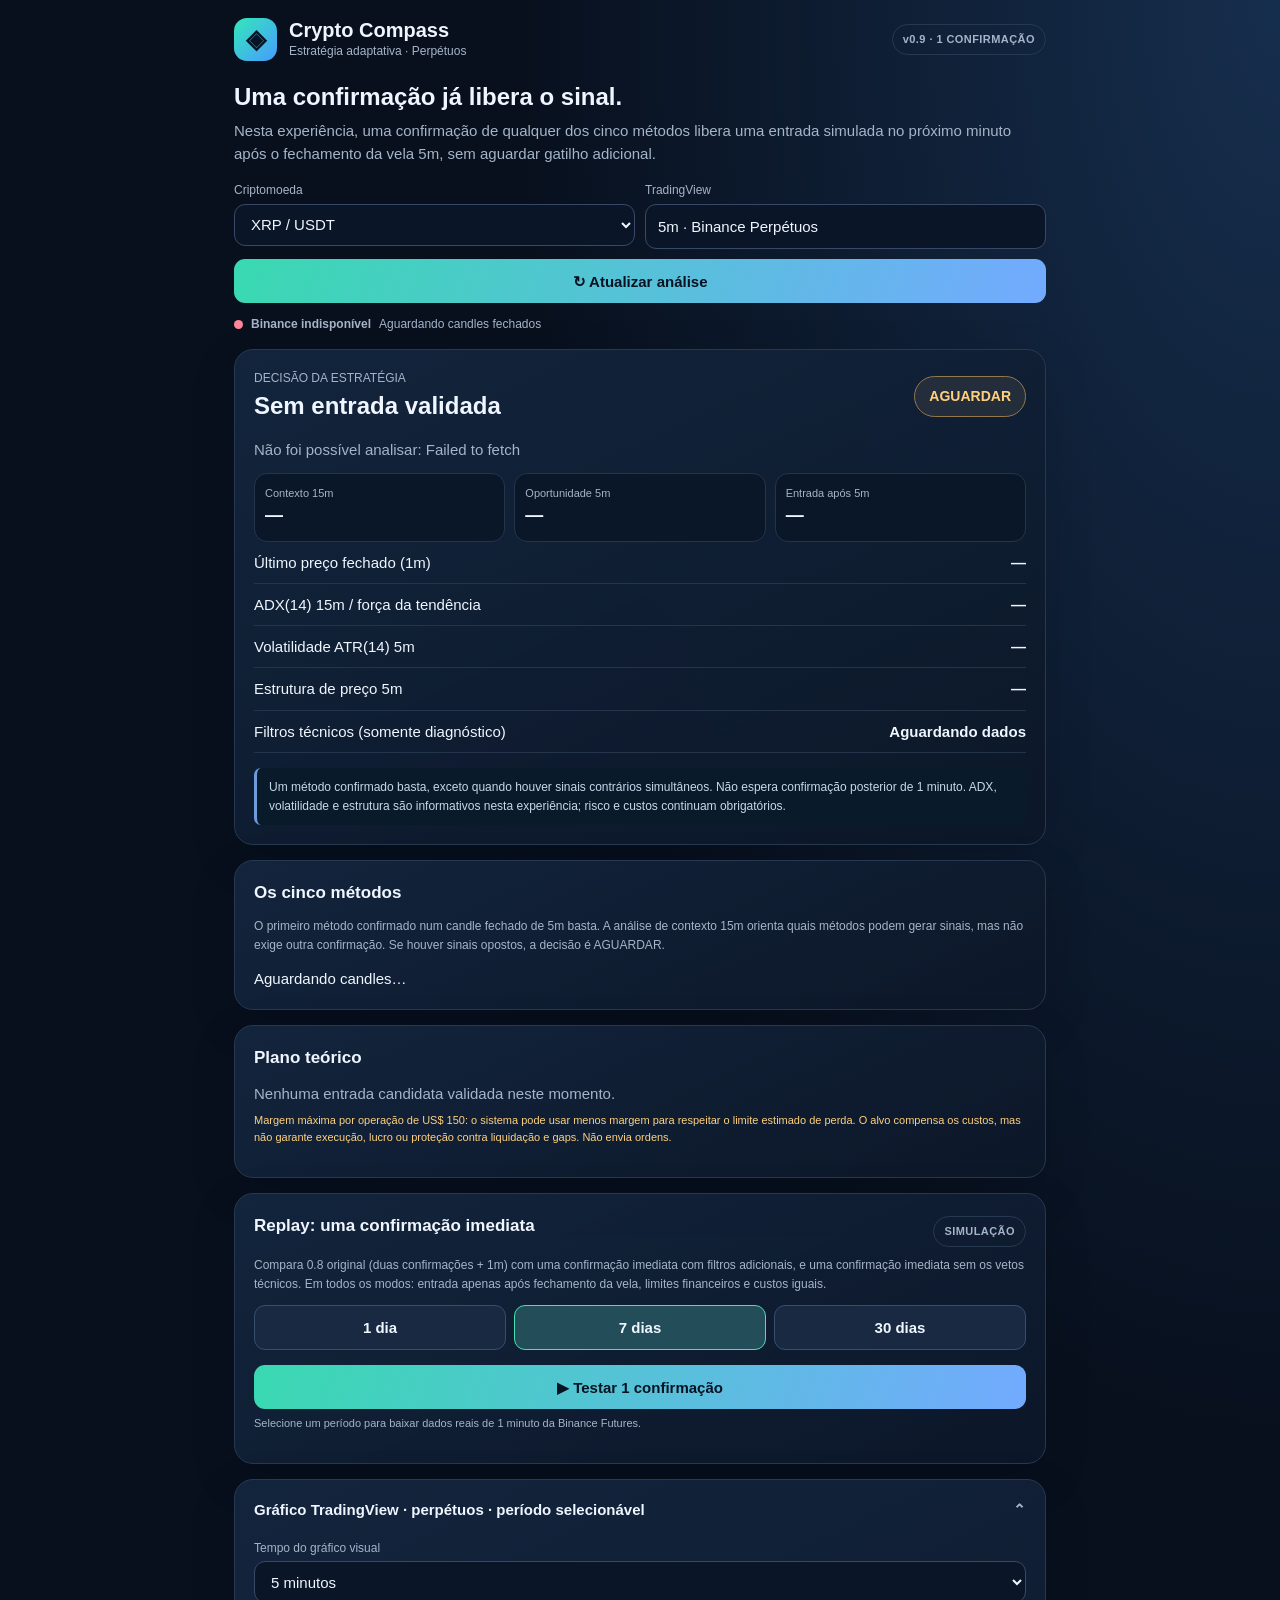
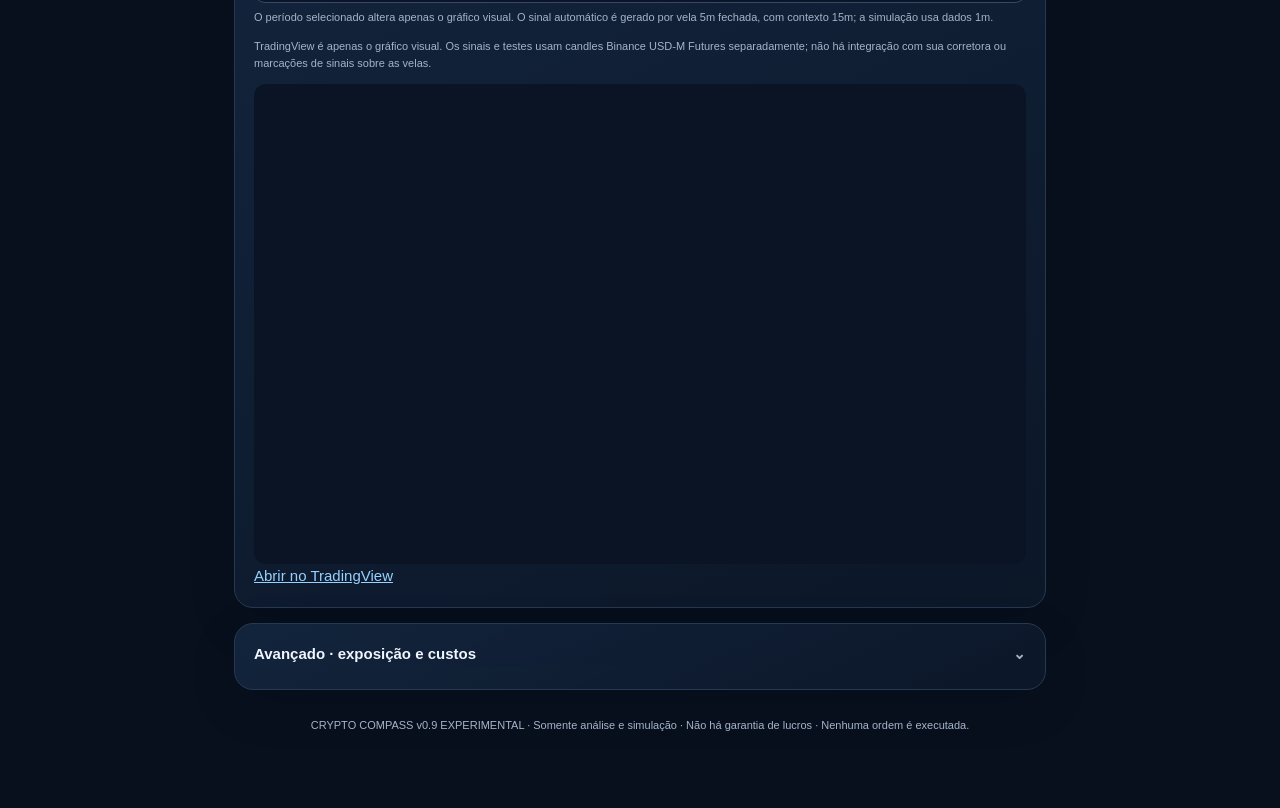
<file: crypto-compass-v0.9-sinal-unico.html>
<!doctype html>
<html lang="pt-BR">
<head>
<meta charset="utf-8">
<meta name="viewport" content="width=device-width,initial-scale=1,viewport-fit=cover">
<meta name="theme-color" content="#091120">
<title>Crypto Compass v0.9 · Uma confirmação</title>
<style>
:root{color-scheme:dark;--bg:#08101e;--panel:#101e32;--muted:#a5b4c8;--edge:#273951;--ink:#f0f6ff;--green:#48e0ac;--red:#ff8599;--yellow:#ffd17d;--blue:#7ebdff}
*{box-sizing:border-box}body{margin:0;background:radial-gradient(ellipse at top right,#162e4d 0,transparent 42%),var(--bg);color:var(--ink);font:15px/1.55 -apple-system,BlinkMacSystemFont,"Segoe UI",sans-serif}
main{max-width:840px;margin:0 auto;padding:18px 14px 74px}header{display:flex;justify-content:space-between;align-items:center;gap:12px;margin-bottom:22px}
.brand{display:flex;align-items:center;gap:12px}.mark{background:linear-gradient(135deg,#33e8ba,#479cff);color:#051426;width:43px;height:43px;display:grid;place-items:center;border-radius:13px;font-weight:900;font-size:26px}
.brand strong{display:block;font-size:20px;line-height:1.2}.brand small,.sub,.hint{display:block;color:var(--muted);font-size:12px}.pill{font-size:11px;font-weight:800;letter-spacing:.04em;border:1px solid var(--edge);border-radius:30px;padding:6px 10px;color:var(--muted);white-space:nowrap}
h1{font-size:24px;line-height:1.2;margin:0 0 7px}h2{font-size:17px;margin:0 0 11px}p{margin:6px 0 12px}.muted{color:var(--muted)}.small{font-size:12px}.card{background:linear-gradient(155deg,rgba(19,37,62,.96),rgba(12,23,40,.98));border:1px solid var(--edge);border-radius:19px;padding:19px;margin-top:15px;box-shadow:0 15px 48px #0002}
.toolbar{display:grid;grid-template-columns:minmax(120px,1fr) minmax(130px,1fr);gap:10px;margin-top:16px}.toolbar .refresh{grid-column:1/-1}
select,input,button{font:inherit;min-height:44px;border-radius:11px}select,input{width:100%;border:1px solid #374967;background:#0a1527;color:var(--ink);padding:10px 12px}
input:focus,select:focus,button:focus-visible,summary:focus-visible{outline:2px solid var(--blue);outline-offset:2px}
button{background:#182941;border:1px solid #35506c;color:var(--ink);padding:10px 14px;cursor:pointer;font-weight:750}
button.primary{background:linear-gradient(110deg,#39d9b1,#73aaff);color:#071323;border:none}button[disabled]{opacity:.56;cursor:not-allowed}
.statusline{margin-top:12px;display:flex;gap:8px;align-items:center;flex-wrap:wrap;font-size:12px;color:var(--muted)}.dot{height:9px;width:9px;border-radius:50%;background:#71839b;display:inline-block}.dot.live{background:var(--green)}.dot.bad{background:var(--red)}
.signal{display:flex;justify-content:space-between;align-items:center;gap:10px;margin:0 0 13px}.signal strong{font-size:24px}.tag{padding:9px 14px;font-weight:850;border-radius:30px;font-size:14px}.tag.wait{color:var(--yellow);background:#ffce7c15;border:1px solid #94794d}.tag.long{color:var(--green);background:#38dfac18;border:1px solid #317967}.tag.short{color:var(--red);background:#ff859916;border:1px solid #a55b6a}
.grid{display:grid;grid-template-columns:repeat(3,1fr);gap:9px}.metric{background:#0a1729;border:1px solid #24344b;border-radius:13px;padding:11px 10px}.metric small{color:var(--muted);font-size:11px;display:block}.metric strong{font-size:18px;display:block;font-variant-numeric:tabular-nums}.green{color:var(--green)}.red{color:var(--red)}.yellow{color:var(--yellow)}
.note{background:#091a2b;border-left:3px solid #6c9dda;border-radius:7px;padding:10px 12px;font-size:12px;color:#c7d8eb}
.summary{display:flex;justify-content:space-between;align-items:center;gap:10px}summary{list-style:none;cursor:pointer;font-weight:800;padding:5px 0}summary::-webkit-details-marker{display:none}summary::after{content:"⌄";float:right;color:var(--muted)}details[open]>summary::after{content:"⌃"}details.card{padding-top:13px}details .inside{padding-top:12px}
.fields{display:grid;grid-template-columns:repeat(2,minmax(0,1fr));gap:10px}.field span{display:block;font-size:12px;color:var(--muted);margin-bottom:4px}.field input,.field select{min-height:42px}
.kv{display:flex;align-items:center;justify-content:space-between;gap:14px;border-bottom:1px solid #24344b;padding:9px 0}.kv:last-child{border-bottom:0}.kv strong{text-align:right;font-variant-numeric:tabular-nums}.spaced{margin-top:15px}.progress{height:6px;background:#1a2c43;border-radius:5px;margin-top:12px;overflow:hidden}.progress>div{width:0;height:100%;background:var(--green);transition:width .2s}
.columns{display:grid;grid-template-columns:1fr 1fr;gap:10px}.stat{border:1px solid var(--edge);border-radius:12px;padding:11px;background:#0b1729}.stat span{display:block;color:var(--muted);font-size:12px}.stat strong{font-size:23px}
.segment{display:flex;gap:8px;flex-wrap:wrap}.segment button{flex:1;min-width:70px}.segment button.selected{background:#234d59;border-color:var(--green)}
.tv{height:480px;width:100%;overflow:hidden;border-radius:12px;background:#0a1425}.tvmsg{font-size:12px;color:var(--muted);padding:12px}
table{border-collapse:collapse;width:100%;font-size:12px;min-width:480px}th,td{padding:9px 7px;text-align:left;border-bottom:1px solid #24344b}th{color:var(--muted)}.tablewrap{overflow-x:auto}
footer{padding-top:27px;color:var(--muted);font-size:11px;text-align:center}a{color:#96d1ff}
@media(max-width:400px){h1{font-size:22px}.card{padding:14px}.metric strong{font-size:15px}.grid{gap:5px}.metric{padding:8px}.pill{font-size:10px}}
.methods{display:grid;gap:8px}.method{background:#0b192a;border:1px solid var(--edge);border-radius:11px;padding:10px;display:flex;justify-content:space-between;align-items:center;gap:8px}.method .detail{font-size:12px;color:var(--muted)}.method .state{font-size:11px;font-weight:800;white-space:nowrap}.method .state.LONG{color:var(--green)}.method .state.SHORT{color:var(--red)}.method .state.WAIT{color:var(--yellow)}.method .state.NEUTRAL{color:var(--muted)}
.quick{display:grid;grid-template-columns:repeat(2,minmax(0,1fr));gap:8px;margin-bottom:18px}.quick>div{padding:10px 12px;background:#0b1a2b;border:1px solid #2a405a;border-radius:11px}.quick span{display:block;color:var(--muted);font-size:11px}.quick strong{display:block;font-size:17px} @media(min-width:630px){.quick{grid-template-columns:repeat(4,minmax(0,1fr))}}

.tiny{font-size:11px;color:var(--muted)}.risknote{color:var(--yellow)}.cols2{display:grid;grid-template-columns:repeat(2,minmax(0,1fr));gap:9px}.method{padding:12px}.method b{font-size:13px}.method .detail{font-size:11px;line-height:1.35}.stat strong{overflow-wrap:anywhere}
@media(max-width:400px){.cols2{grid-template-columns:1fr}}</style></head><body><main>
<header><div class="brand"><span class="mark">◈</span><div><strong>Crypto Compass</strong><small>Estratégia adaptativa · Perpétuos</small></div></div><span class="pill">v0.9 · 1 CONFIRMAÇÃO</span></header>
<h1>Uma confirmação já libera o sinal.</h1>
<p class="muted">Nesta experiência, uma confirmação de qualquer dos cinco métodos libera uma entrada simulada no próximo minuto após o fechamento da vela 5m, sem aguardar gatilho adicional.</p>
<div class="toolbar">
<label class="field"><span>Criptomoeda</span><select id="asset"><option value="XRPUSDT">XRP / USDT</option><option value="SOLUSDT">SOL / USDT</option></select></label>
<div class="field"><span>TradingView</span><input disabled value="5m · Binance Perpétuos"></div>
<button id="refresh" class="primary refresh">↻ Atualizar análise</button>
</div>
<div class="statusline"><span class="dot" id="dot"></span><strong id="connection">Obtendo dados…</strong><span id="lastCandle">Aguardando candles fechados</span></div>
<section class="card">
<div class="signal"><div><div class="sub">DECISÃO DA ESTRATÉGIA</div><strong id="statusTitle">Aguardando…</strong></div><span id="signal" class="tag wait">AGUARDAR</span></div>
<p id="reason" class="muted">Avaliando a tendência de 15 minutos e o último candle de 5 minutos.</p>
<div class="grid">
<div class="metric"><small>Contexto 15m</small><strong id="context">—</strong></div>
<div class="metric"><small>Oportunidade 5m</small><strong id="setup">—</strong></div>
<div class="metric"><small>Entrada após 5m</small><strong id="trigger">—</strong></div>
</div>
<div class="kv"><span>Último preço fechado (1m)</span><strong id="price">—</strong></div>
<div class="kv"><span>ADX(14) 15m / força da tendência</span><strong id="adx15">—</strong></div>
<div class="kv"><span>Volatilidade ATR(14) 5m</span><strong id="vola">—</strong></div>
<div class="kv"><span>Estrutura de preço 5m</span><strong id="structure">—</strong></div>
<div class="kv"><span>Filtros técnicos (somente diagnóstico)</span><strong id="filters">Aguardando dados</strong></div>
<div class="note spaced" id="interpret">Um método confirmado basta, exceto quando houver sinais contrários simultâneos. Não espera confirmação posterior de 1 minuto. ADX, volatilidade e estrutura são informativos nesta experiência; risco e custos continuam obrigatórios.</div>
</section>
<section class="card"><h2>Os cinco métodos</h2><p class="muted small">O primeiro método confirmado num candle fechado de 5m basta. A análise de contexto 15m orienta quais métodos podem gerar sinais, mas não exige outra confirmação. Se houver sinais opostos, a decisão é AGUARDAR.</p><div id="methods" class="methods">Aguardando candles…</div></section>
<section class="card"><h2>Plano teórico</h2>
<div id="noPlan" class="muted">Nenhuma entrada candidata validada neste momento.</div>
<div id="plan" hidden>
<div class="grid">
<div class="metric"><small>Entrada de referência</small><strong id="entryPlan">—</strong></div>
<div class="metric"><small>Stop técnico</small><strong id="stopPlan">—</strong></div>
<div class="metric"><small>Alvo dinâmico</small><strong id="targetPlan">—</strong></div></div>
<div class="kv"><span>Perda no stop, custos incluídos</span><strong id="lossPlan" class="red">—</strong></div>
<div class="kv"><span>Ganho no alvo, custos incluídos</span><strong id="gainPlan" class="green">—</strong></div>
<div class="kv"><span>Relação lucro/perda líquida prevista</span><strong id="ratioPlan">—</strong></div>
<div class="kv"><span>Margem estimada utilizada</span><strong id="usedMargin">—</strong></div>
<div class="kv"><span>Posição nominal estimada</span><strong id="notional">—</strong></div></div>
<p class="tiny risknote">Margem máxima por operação de US$ 150: o sistema pode usar menos margem para respeitar o limite estimado de perda. O alvo compensa os custos, mas não garante execução, lucro ou proteção contra liquidação e gaps. Não envia ordens.</p>
</section>
<section class="card">
<div class="summary"><h2>Replay: uma confirmação imediata</h2><span class="pill">SIMULAÇÃO</span></div>
<p class="muted small">Compara 0.8 original (duas confirmações + 1m) com uma confirmação imediata com filtros adicionais, e uma confirmação imediata sem os vetos técnicos. Em todos os modos: entrada apenas após fechamento da vela, limites financeiros e custos iguais.</p>
<div class="segment" id="periods"><button type="button" data-days="1">1 dia</button><button type="button" data-days="7" class="selected">7 dias</button><button type="button" data-days="30">30 dias</button></div>
<button id="test" class="primary spaced" style="width:100%">▶ Testar 1 confirmação</button>
<div id="progress" class="progress" hidden><div id="bar"></div></div><p id="testMessage" class="tiny">Selecione um período para baixar dados reais de 1 minuto da Binance Futures.</p>
<div id="results" hidden>
<div class="columns">
<div class="stat"><span>Operações</span><strong id="trades">—</strong></div>
<div class="stat"><span>Operações lucrativas após custos</span><strong id="winNet">—</strong></div>
<div class="stat"><span>Alvo técnico atingido</span><strong id="winTarget">—</strong></div>
<div class="stat"><span>Resultado líquido</span><strong id="net">—</strong></div></div>
<div class="note spaced" id="verdict">—</div>
<div class="note spaced"><strong>Comparação no mesmo histórico</strong>
<div class="kv"><span>0.8 original: 2 sinais + gatilho 1m + filtros</span><strong id="baseline">—</strong></div>
<div class="kv"><span>1 sinal imediato + filtros técnicos</span><strong id="filtered">—</strong></div><div class="kv"><span>1 sinal imediato sem vetos técnicos</span><strong id="direct">—</strong></div>
<p class="tiny">Os três modos podem ter operações e horários diferentes. Os custos e a margem máxima são iguais, e nenhum deles garante lucro.</p>
</div>
<div class="kv"><span>Bloqueios ADX (modo com filtros)</span><strong id="blockedAdx">—</strong></div>
<div class="kv"><span>Bloqueios de volatilidade (modo com filtros)</span><strong id="blockedVol">—</strong></div>
<div class="kv"><span>Bloqueios de estrutura (modo com filtros)</span><strong id="blockedStructure">—</strong></div>
<div class="kv"><span>Resultado nos 30% mais recentes</span><strong id="recent">—</strong></div>
<div class="kv"><span>Maior queda acumulada (USDT)</span><strong id="dd">—</strong></div>
<div class="kv"><span>Fator de lucro</span><strong id="factor">—</strong></div>
<div class="kv"><span>Entradas rejeitadas por risco/custos</span><strong id="rejected">—</strong></div>
<div class="kv"><span>Motivos das rejeições</span><strong id="rejectionReasons">—</strong></div>
<div class="kv"><span>Entradas sem histórico futuro suficiente</span><strong id="incomplete">—</strong></div>
<div class="kv"><span>Margem média das operações</span><strong id="avgMargin">—</strong></div>
<div class="kv"><span>Candles ambíguos: alvo e stop no mesmo minuto</span><strong id="ambiguous">—</strong></div>
<div class="kv"><span>Saídas por invalidação / segurança</span><strong id="earlyExits">—</strong></div>
<details class="spaced"><summary>Ver últimas operações</summary><div class="inside tablewrap"><table><thead><tr><th>Data</th><th>Direção</th><th>Métodos</th><th>Saída</th><th>Líquido</th></tr></thead><tbody id="rows"></tbody></table></div></details>
</div></section>
<details class="card" id="chartToggle" open><summary>Gráfico TradingView · perpétuos · período selecionável</summary>
<div class="inside"><label class="field"><span>Tempo do gráfico visual</span><select id="tvInterval">
<option value="1">1 minuto</option><option value="5" selected>5 minutos</option><option value="15">15 minutos</option><option value="60">1 hora</option>
</select></label><p class="tiny">O período selecionado altera apenas o gráfico visual. O sinal automático é gerado por vela 5m fechada, com contexto 15m; a simulação usa dados 1m.</p>
<p class="tiny">TradingView é apenas o gráfico visual. Os sinais e testes usam candles Binance USD-M Futures separadamente; não há integração com sua corretora ou marcações de sinais sobre as velas.</p>
<div id="tv" class="tv"><p class="tvmsg">Carregando gráfico…</p></div><a id="tvlink" target="_blank" rel="noopener noreferrer" href="https://www.tradingview.com/">Abrir no TradingView</a></div>
</details>
<details class="card"><summary>Avançado · exposição e custos</summary>
<div class="inside">
<div class="fields">
<label class="field"><span>Margem máxima por operação (USDT)</span><input id="margin" type="number" value="150" min="1" step="1" inputmode="decimal"></label>
<label class="field"><span>Alavancagem (5x provisória)</span><input id="leverage" type="number" value="5" min="1" max="125" step="1" inputmode="numeric"></label>
<label class="field"><span>Limite de perda estimada por operação (USDT)</span><input id="maxLoss" type="number" value="5" min=".1" max="500" step=".5" inputmode="decimal"></label>
<label class="field"><span>Taxa por lado (%)</span><input id="fee" type="number" value=".05" min="0" max="1" step=".01" inputmode="decimal"></label>
<label class="field"><span>Slippage estimado por lado (%)</span><input id="slip" type="number" value=".02" min="0" max="2" step=".01" inputmode="decimal"></label>
</div>
<p class="tiny risknote">Um único sinal não dispensa proteção financeira. Stop, custo e limite estimado de perda continuam obrigatórios. A perda real pode superar o limite; o aplicativo não envia ordens.</p>
</div></details>
<footer>CRYPTO COMPASS v0.9 EXPERIMENTAL · Somente análise e simulação · Não há garantia de lucros · Nenhuma ordem é executada.</footer>
</main><script>
(function(){
'use strict';
const $=id=>document.getElementById(id),minute=60000,day=86400000,WAIT=ms=>new Promise(r=>setTimeout(r,ms));
let symbol='XRPUSDT',candles=[],socket=null,abort=null,replayAbort=null,replayWorking=false,daysChosen=7,lastFetched=0,widgetLoaded=false;
const cached=new Map();
const num=x=>Number(x).toLocaleString('pt-BR',{maximumFractionDigits:2}),pct=x=>Number.isFinite(x)?num(x*100)+'%':'—';
const usd=x=>Number.isFinite(x)?(x<0?'−US$ ':'+US$ ')+num(Math.abs(x)):'—';
const price=x=>Number.isFinite(x)?'$ '+Number(x).toLocaleString('en-US',{minimumFractionDigits:x<5?4:2,maximumFractionDigits:x<5?5:2}):'—';
const names=['Pullback nas EMA 9/21','Rompimento com volume','Reação na VWAP','Suporte e resistência','Bollinger + RSI'];
function params(){return {margin:+$('margin').value,lev:+$('leverage').value,maxLoss:+$('maxLoss').value,fee:+$('fee').value/100,slip:+$('slip').value/100}}
function valid(s){return Object.values(s).every(Number.isFinite)&&s.margin>0&&s.lev>=1&&s.lev<=125&&s.maxLoss>0&&s.fee>=0&&s.fee<=.01&&s.slip>=0&&s.slip<=.02}
function candlesFrom(rows){return rows.map(z=>({t:+z[0],o:+z[1],h:+z[2],l:+z[3],c:+z[4],v:+z[5],end:+z[6]})).filter(z=>Object.values(z).every(Number.isFinite)&&z.o>0&&z.c>0&&z.l>0&&z.h>=Math.max(z.o,z.c)&&z.l<=Math.min(z.o,z.c))}
async function fetchBars(sym,count,end,signal){const u='https://fapi.binance.com/fapi/v1/klines?symbol='+encodeURIComponent(sym)+'&interval=1m&limit='+count+(end?'&endTime='+end:'');const res=await fetch(u,{cache:'no-store',signal});if(!res.ok)throw Error('Binance Futures HTTP '+res.status);const data=await res.json();if(!Array.isArray(data))throw Error('Resposta inesperada');return candlesFrom(data)}
function aggregate(one,minutes){const ms=minutes*minute,output=[];let bucket=[],key=-1;
function flush(){if(bucket.length!==minutes||bucket[0].t!==key)return;for(let k=1;k<minutes;k++)if(bucket[k].t!==bucket[0].t+k*minute)return;
output.push({t:key,end:bucket.at(-1).end,o:bucket[0].o,c:bucket.at(-1).c,h:Math.max(...bucket.map(z=>z.h)),l:Math.min(...bucket.map(z=>z.l)),v:bucket.reduce((a,z)=>a+z.v,0)})}
for(const z of one){const k=Math.floor(z.t/ms)*ms;if(k!==key){flush();key=k;bucket=[]}bucket.push(z)}flush();return output}
function indicators(c){const k={e9:[],e21:[],e50:[],rsi:[],atr:[],vwap:[]},q9=2/10,q21=2/22,q50=2/51;let e9=0,e21=0,e50=0,g=0,l=0,a=0,pv=0,volume=0;
for(let i=0;i<c.length;i++){const z=c[i];e9=i?e9+q9*(z.c-e9):z.c;e21=i?e21+q21*(z.c-e21):z.c;e50=i?e50+q50*(z.c-e50):z.c;k.e9.push(e9);k.e21.push(e21);k.e50.push(e50);
const delta=i?z.c-c[i-1].c:0;
if(i<=7){g+=Math.max(delta,0);l+=Math.max(-delta,0);if(i===7){g/=7;l/=7}}else{g=(g*6+Math.max(delta,0))/7;l=(l*6+Math.max(-delta,0))/7}
k.rsi.push(i<7?NaN:l===0?(g===0?50:100):100-100/(1+g/l));
const tr=i?Math.max(z.h-z.l,Math.abs(z.h-c[i-1].c),Math.abs(z.l-c[i-1].c)):z.h-z.l;
if(i<14)a+=tr;else if(i===14)a=(a+tr)/15;else a=(a*13+tr)/14;
k.atr.push(i<14?NaN:a);
pv+=((z.h+z.l+z.c)/3)*z.v;volume+=z.v;if(i>=60){const old=c[i-60];pv-=((old.h+old.l+old.c)/3)*old.v;volume-=old.v}
k.vwap.push(i>=59&&volume>0?pv/volume:NaN)}
return k}

// Wilder ADX 14: somente OHLC anteriores/atuais. Sem olhar candles futuros.
function adx14(c){
 const len=c.length,adx=new Array(len).fill(NaN),plusDI=new Array(len).fill(NaN),minusDI=new Array(len).fill(NaN);
 if(len<29)return {adx,plusDI,minusDI};
 const trs=[],pdm=[],mdm=[];
 for(let i=1;i<len;i++){
 const up=c[i].h-c[i-1].h,down=c[i-1].l-c[i].l;
 trs[i]=Math.max(c[i].h-c[i].l,Math.abs(c[i].h-c[i-1].c),Math.abs(c[i].l-c[i-1].c));
 pdm[i]=up>down&&up>0?up:0;mdm[i]=down>up&&down>0?down:0
 }
 let atr=0,plus=0,minus=0,smoothedDx=0;
 for(let i=1;i<=14;i++){atr+=trs[i];plus+=pdm[i];minus+=mdm[i]}
 const dxs=[];
 for(let i=14;i<len;i++){
 if(i>14){atr=atr-atr/14+trs[i];plus=plus-plus/14+pdm[i];minus=minus-minus/14+mdm[i]}
 const p=atr>0?100*plus/atr:0,m=atr>0?100*minus/atr:0;
 plusDI[i]=p;minusDI[i]=m;
 const dx=(p+m)>0?100*Math.abs(p-m)/(p+m):0;dxs.push(dx);
 if(i===27){smoothedDx=dxs.reduce((a,b)=>a+b,0)/14;adx[i]=smoothedDx}
 else if(i>27){smoothedDx=(smoothedDx*13+dx)/14;adx[i]=smoothedDx}
 }
 return {adx,plusDI,minusDI}
}
// Estrutura por pivôs confirmados: mínimo de 2 velas à direita, logo não repinta passado.
function structure5(c,i){
 if(i<30)return {label:'INDEFINIDA',bias:'NONE'};
 const highs=[],lows=[];
 for(let j=Math.max(2,i-75);j<=i-2;j++){
 const hi=c[j].h,lo=c[j].l;
 if(hi>c[j-1].h&&hi>=c[j-2].h&&hi>c[j+1].h&&hi>=c[j+2].h)highs.push(hi);
 if(lo<c[j-1].l&&lo<=c[j-2].l&&lo<c[j+1].l&&lo<=c[j+2].l)lows.push(lo);
 }
 if(highs.length<2||lows.length<2)return {label:'POUCOS PIVÔS',bias:'NONE'};
 const hh=highs.at(-1)>highs.at(-2),hl=lows.at(-1)>lows.at(-2),lh=highs.at(-1)<highs.at(-2),ll=lows.at(-1)<lows.at(-2);
 if(hh&&hl)return {label:'Topos e fundos ascendentes',bias:'UP'};
 if(lh&&ll)return {label:'Topos e fundos descendentes',bias:'DOWN'};
 return {label:'Estrutura mista/lateral',bias:'MIXED'}
}
// ATR percentual relativo à própria história recente de 5m. Janelas não usam futuro.
function volatility5(c,k,i){
 if(i<110||!Number.isFinite(k.atr[i])||c[i].c<=0)return {ok:false,reason:'Aquecimento da volatilidade',label:'—'};
 const arr=[];for(let j=i-95;j<i;j++)if(Number.isFinite(k.atr[j])&&c[j].c>0)arr.push(k.atr[j]/c[j].c);
 if(arr.length<80)return {ok:false,reason:'Histórico insuficiente',label:'—'};
 arr.sort((a,b)=>a-b);const med=arr[Math.floor(arr.length/2)],now=k.atr[i]/c[i].c,r=med>0?now/med:0;
 const ok=r>=.60&&r<=2.6;
 return {ok,reason:!ok?(r<.6?'Mercado muito parado':'Volatilidade extrema'):'Faixa de volatilidade compatível',
 label:num(now*100)+'% · '+num(r)+'× mediana',ratio:r,percent:now*100}
}
function extraFilters(regime,side,five,k5,i5,fifteen,k15,i15,a15){
 if(side==='WAIT')return {ok:false,reason:'Sem confluência',which:'setup'};
 const value=a15.adx[i15],p=a15.plusDI[i15],m=a15.minusDI[i15],str=structure5(five,i5),vol=volatility5(five,k5,i5);
 const out={ok:true,which:null,reason:'Condições compatíveis',adx:value,plusDI:p,minusDI:m,structure:str,vol};
 if(!Number.isFinite(value)){out.ok=false;out.which='ADX';out.reason='ADX incompleto';return out}
 if(regime==='ALTA'||regime==='BAIXA'){
 if(value<18||(regime==='ALTA'&&p<=m)||(regime==='BAIXA'&&m<=p)){out.ok=false;out.which='ADX';out.reason='ADX/DI não confirmam a força da tendência';return out}
 }else if(regime==='LATERAL'&&value>27){out.ok=false;out.which='ADX';out.reason='ADX elevado para operar reversão em canal lateral';return out}
 if(!vol.ok){out.ok=false;out.which='VOL';out.reason=vol.reason;return out}
 if((side==='LONG'&&str.bias==='DOWN')||(side==='SHORT'&&str.bias==='UP')){out.ok=false;out.which='STRUCT';out.reason='Estrutura de topos/fundos contrária à operação';return out}
 return out
}

function trend15(c,k,i){if(i<62)return 'INDEFINIDO';const d=(k.e21[i]-k.e21[i-3])/k.atr[i],sep=(k.e21[i]-k.e50[i])/k.atr[i];
if(k.e21[i]>k.e50[i]&&c[i].c>k.e21[i]&&d>.07)return 'ALTA';
if(k.e21[i]<k.e50[i]&&c[i].c<k.e21[i]&&d<-.07)return 'BAIXA';
if(Math.abs(d)<.25&&Math.abs(sep)<1.1)return 'LATERAL';
return 'TRANSIÇÃO'}
function setup5(c,k,i,regime,minConfirmations=2){const states=names.map(name=>({name,status:'NEUTRO',why:'Sem sinal compatível.'}));const mark=(n,status,why)=>{states[n]={name:names[n],status,why}};
const none=(why)=>({side:'WAIT',why,states,regime,confirmed:0,atr:k.atr[i]});
if(i<65||!Number.isFinite(k.atr[i])||!Number.isFinite(k.vwap[i]))return none('Aguardando indicadores.');
const z=c[i],p=c[i-1],atr=k.atr[i],bull=z.c>z.o&&z.c>p.c,bear=z.c<z.o&&z.c<p.c,volAvg=c.slice(i-20,i).reduce((a,z)=>a+z.v,0)/20,vol=volAvg?z.v/volAvg:0;
const up=regime==='ALTA',down=regime==='BAIXA',range=regime==='LATERAL';
if(up||down){
const touched=c.slice(i-3,i+1).some((b,j)=>up?(b.l<=k.e9[i-3+j]+.3*atr&&b.h>=k.e21[i-3+j]-.2*atr):(b.h>=k.e9[i-3+j]-.3*atr&&b.l<=k.e21[i-3+j]+.2*atr));
if(touched&&up&&z.c>k.e9[i]&&bull&&k.e9[i]>k.e21[i])mark(0,'LONG','Correção até EMAs e retomada.');
else if(touched&&down&&z.c<k.e9[i]&&bear&&k.e9[i]<k.e21[i])mark(0,'SHORT','Correção até EMAs e retomada.');
else if(touched)mark(0,'AGUARDAR','Falta confirmação da correção.');
const breakoutUp=z.c>Math.max(...c.slice(i-9,i).map(b=>b.h))&&vol>=1.25&&bull;
const breakoutDown=z.c<Math.min(...c.slice(i-9,i).map(b=>b.l))&&vol>=1.25&&bear;
if(breakoutUp&&up)mark(1,'LONG','Rompimento de resistência com volume.');
else if(breakoutDown&&down)mark(1,'SHORT','Rompimento de suporte com volume.');
else if(breakoutUp||breakoutDown)mark(1,'AGUARDAR','Rompimento contra a tendência de 15m.');
const vwap=k.vwap[i];
if(up&&k.vwap[i]>k.vwap[i-3]&&z.c>vwap&&z.l<=vwap+.8*atr&&bull)mark(2,'LONG','Reação acima de VWAP crescente.');
else if(down&&k.vwap[i]<k.vwap[i-3]&&z.c<vwap&&z.h>=vwap-.8*atr&&bear)mark(2,'SHORT','Reação abaixo de VWAP decrescente.');
else if(Math.abs(z.c-vwap)<atr*.8)mark(2,'AGUARDAR','Aguardando confirmação na VWAP.')
}
if(range){const recent=c.slice(i-28,i),sup=Math.min(...recent.map(b=>b.l)),res=Math.max(...recent.map(b=>b.h));
if(res-sup>atr*1.8){
if(z.l<=sup+.35*atr&&z.c>sup+.25*atr&&bull)mark(3,'LONG','Reação no suporte.');
else if(z.h>=res-.35*atr&&z.c<res-.25*atr&&bear)mark(3,'SHORT','Rejeição na resistência.');
}
const last=c.slice(i-19,i+1),mean=last.reduce((a,b)=>a+b.c,0)/20,sd=Math.sqrt(last.reduce((a,b)=>a+(b.c-mean)**2,0)/20);
if(z.l<=mean-2*sd+.3*atr&&bull&&k.rsi[i]<48)mark(4,'LONG','Reação na banda inferior com RSI baixo.');
else if(z.h>=mean+2*sd-.3*atr&&bear&&k.rsi[i]>52)mark(4,'SHORT','Reação na banda superior com RSI alto.');
}
const longs=states.filter(v=>v.status==='LONG').length,shorts=states.filter(v=>v.status==='SHORT').length;
const side=longs>=minConfirmations&&shorts===0?'LONG':shorts>=minConfirmations&&longs===0?'SHORT':'WAIT';
return {side,regime,states,atr,confirmed:side==='LONG'?longs:side==='SHORT'?shorts:0,why:side==='WAIT'?(longs&&shorts?'Compra e venda conflitantes no mesmo candle.':'Nenhum método confirmou o sinal neste candle.'):'Contexto '+regime.toLowerCase()+': '+(side==='LONG'?longs:shorts)+' método(s) confirmados. Não aguarda outro gatilho.'}
}
function trigger1(one,i,side){if(i<20)return false;const z=one[i],p=one[i-1],vol=one.slice(i-15,i).reduce((a,b)=>a+b.v,0)/15,volOK=z.v>=vol*.9;
return volOK&&(side==='LONG'?z.c>z.o&&z.c>p.h:z.c<z.o&&z.c<p.l)}

function pnl(entry,exit,side,s,qtyOverride){
 const qty=qtyOverride===undefined?s.margin*s.lev/entry:qtyOverride,k=s.fee+s.slip,d=side==='LONG'?1:-1;
 return qty*(d*(exit-entry)-k*(entry+exit))
}
function plan(entry,side,s,atr5,last5){
 const fail=(why,reason)=>({ok:false,why,reason});
 if(!(Number.isFinite(entry)&&entry>0&&Number.isFinite(atr5)&&atr5>0&&last5.length>=4&&valid(s)))return fail('Dados ou parâmetros insuficientes.','Dados');
 const d=side==='LONG'?1:-1,k=s.fee+s.slip,part=last5.slice(-4);
 const pivot=side==='LONG'?Math.min(...part.map(x=>x.l)):Math.max(...part.map(x=>x.h));
 const distance=Math.max(.85*atr5,d*(entry-pivot)+.12*atr5);
 if(!Number.isFinite(distance)||distance<=0||distance>3*atr5)return fail('Stop técnico muito distante da volatilidade atual.','Stop distante');
 const stop=entry-d*distance;
 if(stop<=0)return fail('Stop calculado fora dos preços válidos.','Preço inválido');
 // Perda por unidade, com taxa/slippage estimados em ambos os lados.
 const costAtStop=k*(entry+stop),riskPerUnit=distance+costAtStop;
 if(!(riskPerUnit>0))return fail('Risco por unidade inválido.','Preço inválido');
 // Usar a MENOR posição entre margem máxima e limite líquido de risco.
 const qty=Math.min(s.margin*s.lev/entry,s.maxLoss/riskPerUnit);
 if(!(qty>0&&Number.isFinite(qty))||qty*entry<10)return fail('Posição viável menor que US$ 10.','Posição insuficiente');
 const minRR=1.25;
 // Alvo mínimo para que recompensa líquida / perda líquida >= 1,25.
 const requiredDist=(minRR*riskPerUnit+2*k*entry)/(1-d*k);
 const targetDistance=Math.max(1.8*distance,requiredDist*1.005);
 // Sem inventar alvos ilimitados apenas para mostrar uma entrada.
 if(targetDistance>Math.min(3*distance,4.4*atr5))return fail('Custos altos: alvo necessário está longe demais da volatilidade recente.','Alvo/custos');
 const target=entry+d*targetDistance;
 if(!(target>0&&Number.isFinite(target)))return fail('Alvo inválido.','Preço inválido');
 const loss=pnl(entry,stop,side,s,qty),gain=pnl(entry,target,side,s,qty),ratio=loss<0?gain/(-loss):NaN;
 if(!(Number.isFinite(ratio)&&ratio>=minRR-1e-6&&gain>0&&loss<0&&-loss<=s.maxLoss+1e-6))return fail('A relação líquida não atende ao risco definido.','Risco/retorno');
 return {ok:true,entry,stop,target,loss,gain,ratio,qty,notional:qty*entry,marginUsed:qty*entry/s.lev,
   stopDistance:distance,targetDistance,riskCap:s.maxLoss};
}

function lastIndexAt(c,t){let lo=0,hi=c.length-1,ans=-1;while(lo<=hi){const mid=(lo+hi)>>1;if(c[mid].end<=t){ans=mid;lo=mid+1}else hi=mid-1}return ans}
function statusUI(txt,cls){$('signal').textContent=txt;$('signal').className='tag '+cls}
function waiting(reason){statusUI('AGUARDAR','wait');$('statusTitle').textContent='Sem entrada validada';$('reason').textContent=reason;$('plan').hidden=true;$('noPlan').hidden=false}
function methodUI(states){const el=$('methods');el.textContent='';for(const st of states){const row=document.createElement('div');row.className='method';const left=document.createElement('div'),title=document.createElement('b'),details=document.createElement('div'),side=document.createElement('span');
title.textContent=st.name;details.className='detail';details.textContent=st.why;left.append(title,details);side.className='state '+(st.status==='LONG'?'LONG':st.status==='SHORT'?'SHORT':st.status==='AGUARDAR'?'WAIT':'NEUTRAL');side.textContent=st.status;row.append(left,side);el.append(row)}}
function evaluateLive(){if(candles.length<1030){waiting('Aguardando pelo menos 1.030 candles de 1 minuto para análise completa.');return}const one=candles,now=Date.now(),last=one.at(-1);$('lastCandle').textContent='Candle de 1m fechado às '+new Date(last.end).toLocaleTimeString('pt-BR',{hour:'2-digit',minute:'2-digit'});$('price').textContent=price(last.c);
if(now-last.end>180000){waiting('Histórico de 1 minuto desatualizado. Atualize.');return}
const s=params();if(!valid(s)){waiting('Verifique as configurações de margem, risco e taxas.');return}
const f5=aggregate(one,5),f15=aggregate(one,15);if(f5.length<70||f15.length<65){waiting('Aguardando candles completos de 5m e 15m.');return}
const k5=indicators(f5),k15=indicators(f15),five=f5.at(-1),i5=f5.length-1,i15=lastIndexAt(f15,five.end),regime=trend15(f15,k15,i15);
const setup=setup5(f5,k5,i5,regime,1),a15=adx14(f15),extra=extraFilters(regime,setup.side,f5,k5,i5,f15,k15,i15,a15),viewVol=volatility5(f5,k5,i5),viewStr=structure5(f5,i5);$('adx15').textContent=Number.isFinite(a15.adx[i15])?num(a15.adx[i15])+' · '+(a15.adx[i15]<18?'fraco':a15.adx[i15]<25?'moderado':'forte'):'—';$('vola').textContent=viewVol.label;$('structure').textContent=viewStr.label;$('filters').textContent=setup.side==='WAIT'?'Sem sinal':extra.ok?'Compatíveis · informativo':'Alerta: '+extra.reason+' · sem veto';$('context').textContent=regime;$('setup').textContent=setup.side==='WAIT'?'AGUARDAR':setup.side+' '+setup.confirmed+'/5';methodUI(setup.states);
// Nao usa gatilho posterior de 1 minuto. Sinal ao FECHAMENTO do candle de 5m.
const age=last.end-five.end,fresh=age>=0&&age<=2*minute;
$('trigger').textContent=setup.side==='WAIT'?'AGUARDAR':fresh?'LIBERADA':'EXPIRADA';
if(setup.side==='WAIT'){waiting(setup.why);return}
if(!fresh){waiting('Sinal expirado; aguarde uma nova confirmação 5m.');return}
const p=plan(last.c,setup.side,s,setup.atr,f5.slice(0,i5+1));if(!p.ok){waiting('Gatilho encontrado, mas entrada rejeitada: '+p.why);return}
statusUI(setup.side,setup.side==='LONG'?'long':'short');$('statusTitle').textContent=setup.side==='LONG'?'Compra candidata':'Venda candidata';
$('reason').textContent='15m '+regime+' · '+setup.confirmed+' método(s) confirmados no 5m · pronto após fechamento da vela, sem aguardar gatilho 1m. Preço apenas de referência.';
$('entryPlan').textContent=price(p.entry);$('stopPlan').textContent=price(p.stop);$('targetPlan').textContent=price(p.target);$('lossPlan').textContent=usd(p.loss);$('gainPlan').textContent=usd(p.gain);$('ratioPlan').textContent=num(p.ratio)+' : 1';$('usedMargin').textContent='US$ '+num(p.marginUsed);$('notional').textContent='US$ '+num(p.notional);
$('plan').hidden=false;$('noPlan').hidden=true;
$('interpret').textContent='O primeiro método confirmado libera sinal para operação simulada. ADX/ATR/estrutura não vetam este experimento, mas o limite financeiro de risco e os custos continuam obrigatórios.';
}
function haltSocket(){const w=socket;socket=null;if(w){w.onclose=null;w.onmessage=null;w.close()}}
async function refresh(){const sym=symbol;haltSocket();if(abort)abort.abort();abort=new AbortController();$('refresh').disabled=true;$('connection').textContent='Baixando histórico 1m…';
try{const b=(await fetchBars(sym,1500,null,abort.signal)).filter(x=>x.end<=Date.now());if(sym!==symbol||abort.signal.aborted)return;if(b.length<1030)throw Error('Histórico de 1m insuficiente');candles=b;lastFetched=Date.now();evaluateLive();openSocket(sym)}
catch(e){if(abort.signal.aborted)return;candles=[];waiting('Não foi possível analisar: '+e.message);$('connection').textContent='Binance indisponível';$('dot').className='dot bad'}
finally{if(sym===symbol)$('refresh').disabled=false}}
function openSocket(sym){try{const w=new WebSocket('wss://fstream.binance.com/ws/'+sym.toLowerCase()+'@kline_1m');socket=w;
w.onopen=()=>{if(w!==socket)return;$('connection').textContent='Conectado · Binance Futures';$('dot').className='dot live'};
w.onmessage=e=>{if(w!==socket||sym!==symbol)return;let msg;try{msg=JSON.parse(e.data)}catch{return}
const k=msg.k;if(!k||!k.x||k.s!==sym)return;const bar={t:+k.t,o:+k.o,h:+k.h,l:+k.l,c:+k.c,v:+k.v,end:+k.T};
if(!Object.values(bar).every(Number.isFinite))return;
const prev=candles.at(-1);if(bar.t===prev?.t)candles[candles.length-1]=bar;else if(!prev||bar.t>prev.t)candles.push(bar);else return;
candles=candles.slice(-1500);lastFetched=Date.now();evaluateLive()};
w.onerror=()=>{if(w===socket)$('connection').textContent='Conexão instável'};
w.onclose=()=>{if(w!==socket)return;socket=null;$('connection').textContent='Sem streaming; atualize manualmente'}
}catch(e){$('connection').textContent='Streaming indisponível'}}
function showTV(){if(widgetLoaded)return;widgetLoaded=true;const host=$('tv');host.textContent='';const wrap=document.createElement('div'),inner=document.createElement('div'),scr=document.createElement('script');
wrap.className='tradingview-widget-container';wrap.style.cssText='height:100%;width:100%';inner.className='tradingview-widget-container__widget';inner.style.cssText='height:100%;width:100%';wrap.append(inner);host.append(wrap);
const sym=symbol==='XRPUSDT'?'BINANCE:XRPUSDT.P':'BINANCE:SOLUSDT.P';
scr.async=true;scr.src='https://s3.tradingview.com/external-embedding/embed-widget-advanced-chart.js';scr.textContent=JSON.stringify({autosize:true,symbol:sym,interval:$('tvInterval').value,timezone:'America/Sao_Paulo',theme:'dark',locale:'br',style:'1',hide_side_toolbar:true,allow_symbol_change:false,support_host:'https://www.tradingview.com'});wrap.append(scr);
$('tvlink').href='https://www.tradingview.com/chart/?symbol='+encodeURIComponent(sym)}
function stats(tr){let win=0,hit=0,total=0,peak=0,dd=0,profit=0,loss=0,early=0;
for(const t of tr){if(t.net>0){win++;profit+=t.net}else loss+=Math.abs(t.net);if(t.why==='Alvo')hit++;if(t.why==='Invalidação'||t.why==='Segurança 120m')early++;total+=t.net;peak=Math.max(peak,total);dd=Math.max(dd,peak-total)}
return {n:tr.length,winRate:tr.length?win/tr.length:NaN,hit:tr.length?hit/tr.length:NaN,total,dd,pf:loss?profit/loss:profit?Infinity:NaN,early}}
function backtest(one,s,days,useExtras=true,minConfirmations=2,waitTrigger=true){const f5=aggregate(one,5),f15=aggregate(one,15),k5=indicators(f5),k15=indicators(f15),k1=indicators(one),a15=useExtras?adx14(f15):null;
const index=new Map(one.map((c,i)=>[c.t,i]));const trades=[];let rejected=0,ambiguous=0,until=-1,prepared=0,triggered=0,incomplete=0,marginSum=0;const rejectionReasons={},filterCounts={ADX:0,VOL:0,STRUCT:0};
const cutoff=one.at(-1).t-days*day;
for(let i=195;i<f5.length-1;i++){const candle=f5[i],at=candle.end+1;if(at<cutoff||at<=until)continue;
const i15=lastIndexAt(f15,candle.end);if(i15<65)continue;const regime=trend15(f15,k15,i15),setup=setup5(f5,k5,i,regime,minConfirmations);if(setup.side==='WAIT')continue;prepared++;if(useExtras){const extra=extraFilters(regime,setup.side,f5,k5,i,f15,k15,i15,a15);if(!extra.ok){if(filterCounts[extra.which]!==undefined)filterCounts[extra.which]++;continue}}
const first=index.get(at);if(first===undefined)continue;
let eIndex=first;
if(waitTrigger){let trig=-1;for(let j=first;j<first+5&&j+1<one.length;j++){if(one[j].t!==at+(j-first)*minute)break;if(trigger1(one,j,setup.side)){trig=j;break}}if(trig<0)continue;eIndex=trig+1}
triggered++;if(eIndex>=one.length-120){incomplete++;continue}const entry=one[eIndex].o,p=plan(entry,setup.side,s,setup.atr,f5.slice(0,i+1));if(!p.ok){rejected++;rejectionReasons[p.reason]=(rejectionReasons[p.reason]||0)+1;continue}
const d=setup.side==='LONG'?1:-1;let out=NaN,why='',exitIndex=-1,amb=false;
for(let j=eIndex;j<Math.min(one.length,eIndex+120);j++){const b=one[j],stopHit=d===1?b.l<=p.stop:b.h>=p.stop,targetHit=d===1?b.h>=p.target:b.l<=p.target;
if(stopHit&&targetHit){ambiguous++;amb=true}
if(stopHit){out=d===1?Math.min(p.stop,b.o):Math.max(p.stop,b.o);why='Stop';exitIndex=j;break}
if(targetHit){out=p.target;why='Alvo';exitIndex=j;break}
// Invalidação técnica: candle fechado duas vezes do outro lado da EMA 21 do 1m, após 4 minutos.
if(j>=eIndex+4&&j+1<one.length&&((d===1&&b.c<k1.e21[j]&&one[j-1].c<k1.e21[j-1])||(d===-1&&b.c>k1.e21[j]&&one[j-1].c>k1.e21[j-1]))){out=one[j+1].o;why='Invalidação';exitIndex=j+1;break}
}
if(!Number.isFinite(out)){exitIndex=eIndex+119;if(exitIndex>=one.length)continue;out=one[exitIndex].c;why='Segurança 120m'}
if(!Number.isFinite(out))continue;const gross=p.qty*d*(out-entry),net=pnl(entry,out,setup.side,s,p.qty);marginSum+=p.marginUsed;
trades.push({t:one[eIndex].t,side:setup.side,methods:setup.states.filter(x=>x.status===setup.side).map(x=>x.name),why,gross,net,amb,margin:p.marginUsed,nominal:p.notional,loss:p.loss,gain:p.gain});
until=one[exitIndex].t;
}
return {trades,rejected,rejectionReasons,filterCounts,incomplete,averageMargin:trades.length?marginSum/trades.length:NaN,ambiguous,prepared,triggered,fiveCount:f5.length,fifteenCount:f15.length}}
async function getHistory(days,sym,signal,progress){const now=Date.now(),cutoff=now-(days*1440+1800)*minute;let end=now,all=[],loops=0;
while(end>cutoff&&loops<38){if(signal.aborted)throw new DOMException('Cancelado','AbortError');const bars=await fetchBars(sym,1500,end,signal);if(!bars.length)break;all.push(...bars);end=bars[0].t-1;loops++;progress(Math.min(.98,(now-end)/(now-cutoff)));if(end<=cutoff)break;await WAIT(110)}
const map=new Map();for(const b of all)if(b.end<=now&&b.t>=cutoff)map.set(b.t,b);return [...map.values()].sort((a,b)=>a.t-b.t)}
async function runTest(){if(replayWorking)return;const s=params();if(!valid(s)){$('testMessage').textContent='Confira margem, alavancagem e custos.';return}
replayWorking=true;const sym=symbol,days=daysChosen;replayAbort=new AbortController();$('test').disabled=true;$('results').hidden=true;$('progress').hidden=false;$('bar').style.width='0%';
try{$('testMessage').textContent='Obtendo candles de 1 minuto… Aguarde, principalmente para 30 dias.';
const key=sym+'_'+days,ca=cached.get(key),usable=ca&&Date.now()-ca.at<180000;
const one=usable?ca.one:await getHistory(days,sym,replayAbort.signal,x=>{$('bar').style.width=Math.round(x*100)+'%';$('testMessage').textContent='Baixando '+Math.round(x*100)+'%'});
if(!usable){cached.set(key,{one,at:Date.now()});if(cached.size>2)cached.delete(cached.keys().next().value)}
if(sym!==symbol||replayAbort.signal.aborted)throw new DOMException('Cancelado','AbortError');
if(one.length<days*1410+1650){$('testMessage').textContent='Histórico insuficiente ('+num(one.length)+' candles). Nenhuma estatística apresentada.';return}
let gaps=0;for(let i=1;i<one.length;i++)if(one[i].t-one[i-1].t!==minute)gaps++;if(gaps>3){$('testMessage').textContent='Histórico possui '+gaps+' lacunas de 1 minuto; teste suspenso.';return}
$('testMessage').textContent='Simulando entradas e saídas…';await WAIT(20);
const old=backtest(one,s,days,true,2,true),oldStats=stats(old.trades),withFilters=backtest(one,s,days,true,1,false),filteredStats=stats(withFilters.trades),result=backtest(one,s,days,false,1,false),all=stats(result.trades),start=one.at(-1).t-days*day*.3,recent=stats(result.trades.filter(x=>x.t>=start));
$('trades').textContent=num(all.n);$('winNet').textContent=pct(all.winRate);$('winTarget').textContent=pct(all.hit);$('net').textContent=all.n?usd(all.total):'— (sem operações)';$('net').className=all.total>=0?'green':'red';
$('recent').textContent=num(recent.n)+' operações · '+pct(recent.winRate)+' lucrativas · '+usd(recent.total);
$('dd').textContent='US$ '+num(all.dd);$('factor').textContent=Number.isFinite(all.pf)?num(all.pf):'—';
$('baseline').textContent=oldStats.n+' op. · '+pct(oldStats.winRate)+' · '+(oldStats.n?usd(oldStats.total):'—');$('filtered').textContent=filteredStats.n+' op. · '+pct(filteredStats.winRate)+' · '+(filteredStats.n?usd(filteredStats.total):'—');$('direct').textContent=all.n+' op. · '+pct(all.winRate)+' · '+(all.n?usd(all.total):'—');$('blockedAdx').textContent=num(withFilters.filterCounts.ADX);$('blockedVol').textContent=num(withFilters.filterCounts.VOL);$('blockedStructure').textContent=num(withFilters.filterCounts.STRUCT);$('rejected').textContent=num(result.rejected);$('rejectionReasons').textContent=Object.entries(result.rejectionReasons).map(([name,n])=>name+': '+n).join(' · ')||'Nenhuma';$('incomplete').textContent=num(result.incomplete);$('avgMargin').textContent=Number.isFinite(result.averageMargin)?'US$ '+num(result.averageMargin):'—';$('ambiguous').textContent=num(result.ambiguous);$('earlyExits').textContent=num(all.early);
$('verdict').textContent=(all.n<30?'Amostra pequena ou sem operações: não é possível tirar conclusões confiáveis. ':all.total<0?'O resultado líquido foi negativo. ':'O resultado líquido foi positivo apenas nesta amostra, sem garantia futura. ')+result.prepared+' setups com pelo menos um método confirmado, '+result.triggered+' entradas no primeiro minuto após o candle 5m. '+result.rejected+' rejeitadas pelos limites financeiros e '+result.incomplete+' excluídas por falta de candles seguintes. Alvo e stop tocados na mesma vela contam como stop. Janela dos 30% recentes é uma verificação descritiva, não validação independente.';
$('rows').textContent='';for(const t of result.trades.slice(-10).reverse()){const row=document.createElement('tr');for(const x of [new Date(t.t).toLocaleString('pt-BR',{day:'2-digit',month:'2-digit',hour:'2-digit',minute:'2-digit'}),t.side,t.methods.join(' + '),t.why+(t.amb?'*':''),usd(t.net)]){const cell=document.createElement('td');cell.textContent=x;row.append(cell)}$('rows').append(row)}
$('results').hidden=false;$('bar').style.width='100%';$('testMessage').textContent=num(one.length)+' candles 1m · '+num(result.fiveCount)+' candles 5m · '+num(result.fifteenCount)+' candles 15m · '+days+' dia(s) · margem US$ '+num(s.margin)+' · alavancagem '+num(s.lev)+'x · dados Binance Futures e custos estimados.';
}catch(e){$('testMessage').textContent=e.name==='AbortError'?'Teste interrompido; selecione o ativo e tente novamente.':'Replay indisponível: '+e.message+'. Nenhum resultado parcial apresentado.'}
finally{replayWorking=false;$('test').disabled=false;$('progress').hidden=true;replayAbort=null}}
$('refresh').addEventListener('click',refresh);
$('asset').addEventListener('change',()=>{symbol=$('asset').value;if(replayAbort)replayAbort.abort();widgetLoaded=false;$('tv').textContent='';showTV();candles=[];waiting('Mudando o contrato perpétuo…');refresh()});
$('periods').addEventListener('click',e=>{const b=e.target.closest('[data-days]');if(!b||replayWorking)return;daysChosen=+b.dataset.days;for(const x of $('periods').querySelectorAll('button'))x.classList.toggle('selected',x===b)});
$('test').addEventListener('click',runTest);
$('chartToggle').addEventListener('toggle',()=>{if($('chartToggle').open)showTV()});
$('tvInterval').addEventListener('change',()=>{widgetLoaded=false;$('tv').textContent='';if($('chartToggle').open)showTV()});
for(const key of ['margin','leverage','maxLoss','fee','slip'])$(key).addEventListener('input',()=>{if(candles.length>=1030)evaluateLive();if(!$('results').hidden){$('results').hidden=true;$('testMessage').textContent='Parâmetros modificados. Execute um novo Replay.'}});
if($('chartToggle').open)showTV();refresh();
document.addEventListener('visibilitychange',()=>{if(!document.hidden&&(!candles.length||Date.now()-lastFetched>240000))refresh()});
})();
</script></body></html>
</file>
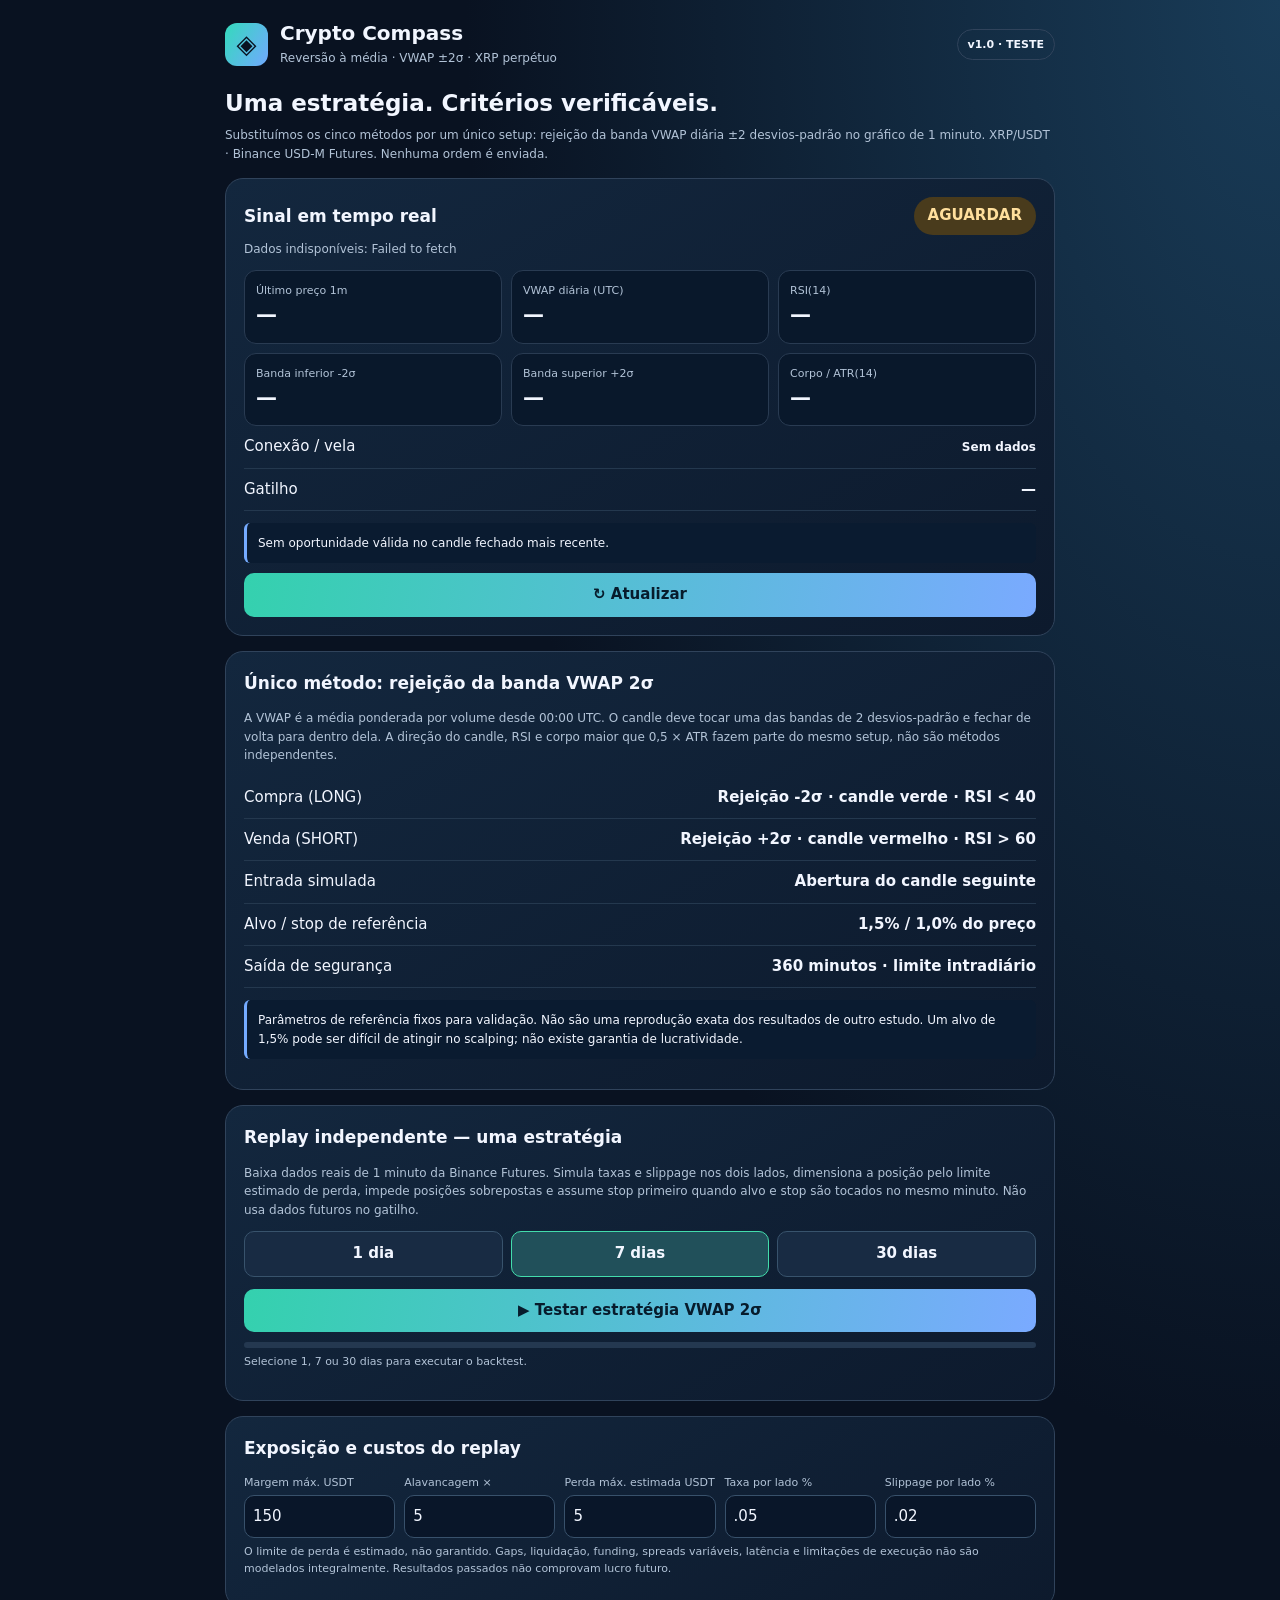
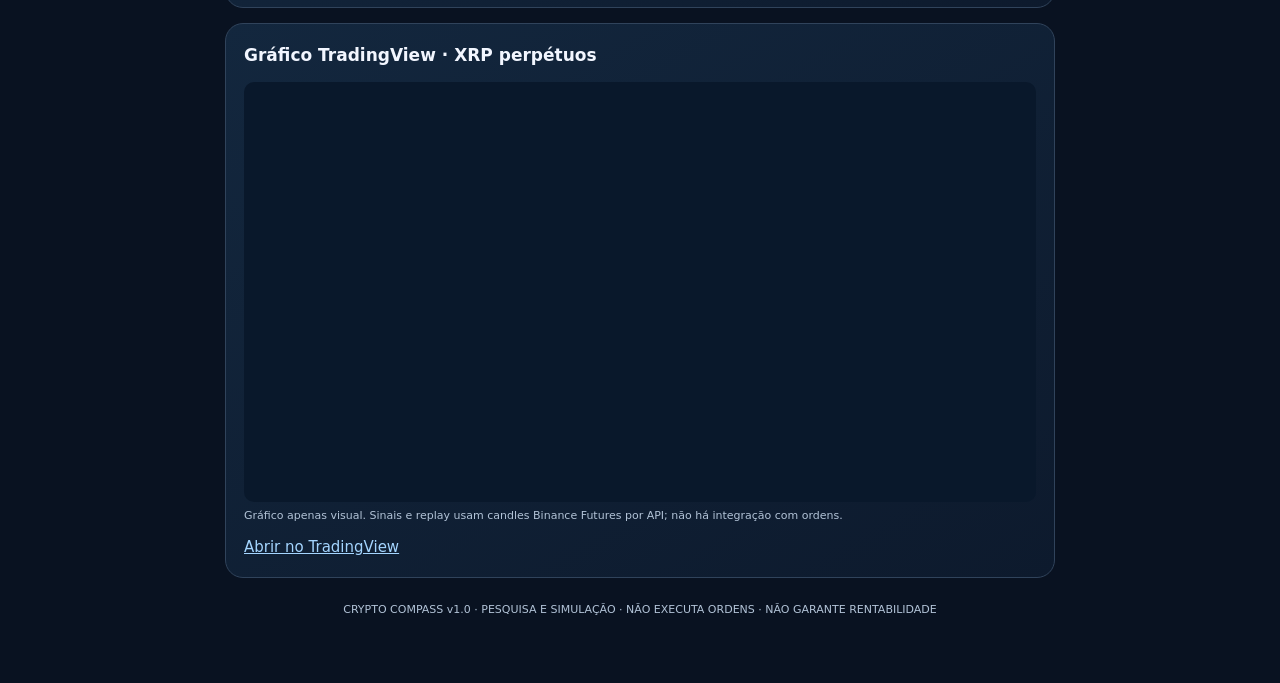
<file: crypto-compass-v1.0-vwap2sigma.html>
<!doctype html>
<html lang="pt-BR"><head><meta charset="utf-8"><meta name="viewport" content="width=device-width,initial-scale=1">
<meta name="theme-color" content="#091220"><title>Crypto Compass v1.0 | VWAP 2σ</title>
<style>
:root{color-scheme:dark;--bg:#091221;--panel:#102035;--sub:#09182b;--line:#30435b;--ink:#f2f6ff;--muted:#b2c3d7;--green:#43ddac;--red:#ff8193;--blue:#75abff}
*{box-sizing:border-box}body{margin:0;color:var(--ink);background:radial-gradient(ellipse at top right,#193c58,transparent 45%),var(--bg);font:15px/1.55 system-ui,-apple-system,"Segoe UI",sans-serif}
main{max-width:860px;margin:auto;padding:20px 15px 65px}
header{display:flex;align-items:center;justify-content:space-between;gap:12px;margin-bottom:20px}
.brand{display:flex;gap:12px;align-items:center}.mark{height:43px;width:43px;display:grid;place-items:center;border-radius:12px;background:linear-gradient(120deg,#34dabc,#71a9ff);color:#091221;font-size:26px;font-weight:900}
.brand strong{display:block;font-size:20px;line-height:1.3}.brand small,.muted,.tiny{color:var(--muted)}.brand small{font-size:12px}.pill{border:1px solid var(--line);padding:6px 10px;border-radius:30px;font-size:11px;font-weight:800;white-space:nowrap}
h1{font-size:23px;line-height:1.3;margin:0 0 7px}h2{font-size:17px;margin:0 0 13px}h3{font-size:14px;margin:16px 0 8px}p{margin:5px 0 12px}.small{font-size:12px}.tiny{font-size:11px}
.card{border:1px solid var(--line);border-radius:18px;margin-top:15px;padding:18px;background:linear-gradient(150deg,#13273e,#0d1a2d)}
.grid{display:grid;grid-template-columns:repeat(3,minmax(0,1fr));gap:9px}.metric{background:var(--sub);border:1px solid #293b52;border-radius:12px;padding:11px}.metric span{display:block;color:var(--muted);font-size:11px}.metric strong{display:block;font-size:21px;overflow-wrap:anywhere}
.twocol{display:grid;grid-template-columns:repeat(2,minmax(0,1fr));gap:10px}.line{display:flex;justify-content:space-between;align-items:center;gap:12px;padding:9px 0;border-bottom:1px solid #24384e}.line:last-child{border-bottom:0}.line strong{text-align:right;overflow-wrap:anywhere}.green{color:var(--green)}.red{color:var(--red)}.note{padding:11px;border-left:3px solid var(--blue);background:#0a1b30;border-radius:6px;font-size:12px}
button,input{font:inherit;border-radius:10px;min-height:43px}button{cursor:pointer;padding:10px 14px;background:#182b43;border:1px solid #38536c;color:var(--ink);font-weight:750}
button.primary{border:0;color:#071c2c;background:linear-gradient(100deg,#34d1ae,#7aaaff)}button:disabled{opacity:.6;cursor:not-allowed}
.controls{display:grid;grid-template-columns:repeat(5,minmax(0,1fr));gap:9px}.field span{display:block;font-size:11px;color:var(--muted);margin-bottom:4px}.field input{width:100%;padding:8px;color:var(--ink);background:#091629;border:1px solid #38516b}
.periods{display:flex;gap:8px;margin:12px 0}.periods button{flex:1}.periods .selected{border-color:var(--green);background:#21505a}
#signal{display:inline-block;font-weight:800;padding:7px 14px;border-radius:25px;background:#493b1c;color:#ffdf9c}.waiting{color:#ffdf9c}.status{display:flex;align-items:center;justify-content:space-between;gap:10px}
table{border-collapse:collapse;width:100%;min-width:520px;font-size:12px}th,td{padding:9px;border-bottom:1px solid #253950;text-align:left}.scroll{overflow:auto}
.progress{height:6px;background:#243850;border-radius:8px;margin-top:10px;overflow:hidden}.progress div{height:100%;width:0;background:var(--green)}
.tv{height:420px;border-radius:10px;overflow:hidden;background:#09182b}
a{color:#a4d5ff}footer{text-align:center;margin:23px 0 0;color:var(--muted);font-size:11px}
@media(max-width:610px){.grid{grid-template-columns:repeat(2,minmax(0,1fr))}.controls{grid-template-columns:repeat(2,minmax(0,1fr))}.card{padding:13px}.metric strong{font-size:17px}.brand strong{font-size:17px}h1{font-size:21px}}
</style></head><body><main>
<header><div class="brand"><div class="mark">◈</div><div><strong>Crypto Compass</strong><small>Reversão à média · VWAP ±2σ · XRP perpétuo</small></div></div><span class="pill">v1.0 · TESTE</span></header>
<h1>Uma estratégia. Critérios verificáveis.</h1>
<p class="muted small">Substituímos os cinco métodos por um único setup: rejeição da banda VWAP diária ±2 desvios-padrão no gráfico de 1 minuto. XRP/USDT · Binance USD-M Futures. Nenhuma ordem é enviada.</p>
<div class="card">
<div class="status"><h2 style="margin:0">Sinal em tempo real</h2><span id="signal">AGUARDAR</span></div>
<p id="reason" class="muted small">Carregando candles fechados…</p>
<div class="grid">
<div class="metric"><span>Último preço 1m</span><strong id="lastPrice">—</strong></div>
<div class="metric"><span>VWAP diária (UTC)</span><strong id="vwap">—</strong></div>
<div class="metric"><span>RSI(14)</span><strong id="rsi">—</strong></div>
<div class="metric"><span>Banda inferior -2σ</span><strong id="loBand">—</strong></div>
<div class="metric"><span>Banda superior +2σ</span><strong id="hiBand">—</strong></div>
<div class="metric"><span>Corpo / ATR(14)</span><strong id="bodyATR">—</strong></div>
</div>
<div class="line"><span>Conexão / vela</span><strong id="connected" class="small">Conectando…</strong></div>
<div class="line"><span>Gatilho</span><strong id="setupText">—</strong></div>
<div id="tradePlan" class="note" style="margin-top:12px">Sem oportunidade válida no candle fechado mais recente.</div>
<button id="refresh" class="primary" style="width:100%;margin-top:10px">↻ Atualizar</button>
</div>
<section class="card">
<h2>Único método: rejeição da banda VWAP 2σ</h2>
<p class="small muted">A VWAP é a média ponderada por volume desde 00:00 UTC. O candle deve tocar uma das bandas de 2 desvios-padrão e fechar de volta para dentro dela. A direção do candle, RSI e corpo maior que 0,5 × ATR fazem parte do mesmo setup, não são métodos independentes.</p>
<div class="line"><span>Compra (LONG)</span><strong>Rejeição -2σ · candle verde · RSI &lt; 40</strong></div>
<div class="line"><span>Venda (SHORT)</span><strong>Rejeição +2σ · candle vermelho · RSI &gt; 60</strong></div>
<div class="line"><span>Entrada simulada</span><strong>Abertura do candle seguinte</strong></div>
<div class="line"><span>Alvo / stop de referência</span><strong>1,5% / 1,0% do preço</strong></div>
<div class="line"><span>Saída de segurança</span><strong>360 minutos · limite intradiário</strong></div>
<p class="note" style="margin-top:12px">Parâmetros de referência fixos para validação. Não são uma reprodução exata dos resultados de outro estudo. Um alvo de 1,5% pode ser difícil de atingir no scalping; não existe garantia de lucratividade.</p>
</section>
<section class="card">
<h2>Replay independente — uma estratégia</h2>
<p class="muted small">Baixa dados reais de 1 minuto da Binance Futures. Simula taxas e slippage nos dois lados, dimensiona a posição pelo limite estimado de perda, impede posições sobrepostas e assume stop primeiro quando alvo e stop são tocados no mesmo minuto. Não usa dados futuros no gatilho.</p>
<div class="periods" id="periods"><button data-days="1">1 dia</button><button data-days="7" class="selected">7 dias</button><button data-days="30">30 dias</button></div>
<button class="primary" id="test" style="width:100%">▶ Testar estratégia VWAP 2σ</button>
<div class="progress"><div id="bar"></div></div><p id="testMessage" class="tiny">Selecione 1, 7 ou 30 dias para executar o backtest.</p>
<div id="results" hidden>
<div class="grid">
<div class="metric"><span>Operações concluídas</span><strong id="nTrades">—</strong></div>
<div class="metric"><span>Taxa de acerto líquida</span><strong id="winRate">—</strong></div>
<div class="metric"><span>Resultado líquido</span><strong id="pnlNet">—</strong></div>
<div class="metric"><span>Alvos atingidos</span><strong id="tpHits">—</strong></div>
<div class="metric"><span>Fator de lucro</span><strong id="profitFactor">—</strong></div>
<div class="metric"><span>Maior queda acumulada</span><strong id="maxDD">—</strong></div>
</div>
<div class="line"><span>Custos totais estimados</span><strong id="costs">—</strong></div>
<div class="line"><span>Encerramentos por stop / alvo / tempo</span><strong id="whyExit">—</strong></div>
<div class="line"><span>Operações ambíguas (stop e alvo no mesmo candle)</span><strong id="ambiguous">—</strong></div>
<div class="line"><span>Sinais rejeitados por margem/risco</span><strong id="rejects">—</strong></div>
<div class="line"><span>Últimos 30% do período — verificação descritiva</span><strong id="recent">—</strong></div>
<p id="verdict" class="note" style="margin-top:10px"></p>
<h3>Últimas operações</h3><div class="scroll"><table><thead><tr><th>Data</th><th>Lado</th><th>Saída</th><th>Tempo</th><th>Líquido</th></tr></thead><tbody id="rows"></tbody></table></div>
</div>
</section>
<section class="card">
<h2>Exposição e custos do replay</h2>
<div class="controls">
<label class="field"><span>Margem máx. USDT</span><input id="margin" value="150" type="number" min="1"></label>
<label class="field"><span>Alavancagem ×</span><input id="lev" value="5" type="number" min="1" max="125"></label>
<label class="field"><span>Perda máx. estimada USDT</span><input id="maxLoss" value="5" type="number" min=".1"></label>
<label class="field"><span>Taxa por lado %</span><input id="fee" value=".05" type="number" min="0" max="1" step=".01"></label>
<label class="field"><span>Slippage por lado %</span><input id="slip" value=".02" type="number" min="0" max="2" step=".01"></label>
</div>
<p class="tiny muted">O limite de perda é estimado, não garantido. Gaps, liquidação, funding, spreads variáveis, latência e limitações de execução não são modelados integralmente. Resultados passados não comprovam lucro futuro.</p>
</section>
<section class="card"><h2>Gráfico TradingView · XRP perpétuos</h2>
<div id="tv" class="tv"></div><p class="tiny muted">Gráfico apenas visual. Sinais e replay usam candles Binance Futures por API; não há integração com ordens.</p>
<a href="https://www.tradingview.com/chart/?symbol=BINANCE%3AXRPUSDT.P" target="_blank" rel="noopener noreferrer">Abrir no TradingView</a></section>
<footer>CRYPTO COMPASS v1.0 · PESQUISA E SIMULAÇÃO · NÃO EXECUTA ORDENS · NÃO GARANTE RENTABILIDADE</footer>
</main><script>
(function(){
"use strict";
const $=id=>document.getElementById(id),DAY=86400000,MIN=60000,SYMBOL="XRPUSDT";
let live=[],ws=null,liveAbort=null,testing=false,days=7,backAbort=null;
const blockedHours=new Set(); // Sem horário otimizado retrospectivamente.
const fmt=n=>Number(n).toLocaleString("pt-BR",{maximumFractionDigits:2});
const dollars=n=>Number.isFinite(n)?(n<0?"−US$ ":"+US$ ")+fmt(Math.abs(n)):"—";
const price=n=>Number.isFinite(n)?"US$ "+n.toLocaleString("en-US",{minimumFractionDigits:4,maximumFractionDigits:5}):"—";
const pct=n=>Number.isFinite(n)?fmt(100*n)+"%":"—";
const wait=ms=>new Promise(resolve=>setTimeout(resolve,ms));
function settings(){return {margin:+$("margin").value,lev:+$("lev").value,maxLoss:+$("maxLoss").value,fee:+$("fee").value/100,slip:+$("slip").value/100}}
function valid(s){return Object.values(s).every(Number.isFinite)&&s.margin>0&&s.lev>=1&&s.lev<=125&&s.maxLoss>0&&s.fee>=0&&s.fee<=.01&&s.slip>=0&&s.slip<=.02}
function parseBars(data){return data.map(x=>({t:+x[0],end:+x[6],o:+x[1],h:+x[2],l:+x[3],c:+x[4],v:+x[5]})).filter(z=>Object.values(z).every(Number.isFinite)&&z.o>0&&z.c>0&&z.l>0&&z.v>=0&&z.h>=Math.max(z.o,z.c)&&z.l<=Math.min(z.o,z.c))}
async function fetchBars(n,end,signal){const url="https://fapi.binance.com/fapi/v1/klines?symbol="+SYMBOL+"&interval=1m&limit="+n+(end?"&endTime="+end:"");const r=await fetch(url,{cache:"no-store",signal});if(!r.ok)throw Error("Binance Futures HTTP "+r.status);const j=await r.json();if(!Array.isArray(j))throw Error("Resposta inesperada da Binance");return parseBars(j)}
function indicator(bars){
const out=new Array(bars.length);let prev=NaN,gain=0,loss=0,atr=0,session=-1,volume=0,vx=0,vx2=0,sessionCount=0;
for(let i=0;i<bars.length;i++){
 const b=bars[i],key=Math.floor(b.t/DAY);
 if(key!==session){session=key;volume=0;vx=0;vx2=0;sessionCount=0}
 const tp=(b.h+b.l+b.c)/3;volume+=b.v;vx+=tp*b.v;vx2+=tp*tp*b.v;sessionCount++;
 const vw=volume>0?vx/volume:NaN;
 const variance=volume>0?Math.max(0,vx2/volume-vw*vw):NaN;
 const sigma=Math.sqrt(variance);
 const up=Number.isFinite(prev)?Math.max(0,b.c-prev):0,dn=Number.isFinite(prev)?Math.max(0,prev-b.c):0;
 if(i<14){gain+=up;loss+=dn;if(i===13){gain/=14;loss/=14}}
 else {gain=(gain*13+up)/14;loss=(loss*13+dn)/14}
 const rsi=i<13?NaN:loss===0?(gain===0?50:100):100-100/(1+gain/loss);
 const tr=Number.isFinite(prev)?Math.max(b.h-b.l,Math.abs(b.h-prev),Math.abs(b.l-prev)):b.h-b.l;
 if(i<14){atr+=tr;if(i===13)atr/=14}else atr=(atr*13+tr)/14;
 const a=i<13?NaN:atr,body=Number.isFinite(a)&&a>0?Math.abs(b.c-b.o)/a:NaN;
 out[i]={vw,lower:vw-2*sigma,upper:vw+2*sigma,rsi,atr:a,body,sessionCount};
 prev=b.c
}return out}
function signal(b,k){
 if(!k||k.sessionCount<30||!Number.isFinite(k.body)||!Number.isFinite(k.rsi)||!(k.vw>0))return 0;
 if(blockedHours.has(new Date(b.t).getUTCHours()))return 0;
 if(b.l<=k.lower&&b.c>k.lower&&b.c>b.o&&k.body>.5&&k.rsi<40)return 1;
 if(b.h>=k.upper&&b.c<k.upper&&b.c<b.o&&k.body>.5&&k.rsi>60)return -1;
 return 0
}
function calcQty(entry,side,s){
 const stop=entry*(1-side*.01),target=entry*(1+side*.015);
 const costs=(s.fee+s.slip)*(entry+stop);
 const qty=Math.min(s.margin*s.lev/entry,s.maxLoss/(Math.abs(entry-stop)+costs));
 if(!Number.isFinite(qty)||qty<=0||qty*entry<10)return null;
 return {entry,stop,target,qty,margin:qty*entry/s.lev}
}
function netPnl(p,out,side,s){return p.qty*(side*(out-p.entry)-(s.fee+s.slip)*(p.entry+out))}
function summary(trades){
 let total=0,positive=0,negative=0,peak=0,drawdown=0,win=0,targets=0,costs=0;
 for(const t of trades){total+=t.net;peak=Math.max(peak,total);drawdown=Math.max(drawdown,peak-total);if(t.net>0){win++;positive+=t.net}else negative+=-t.net;if(t.reason==="Alvo")targets++;costs+=t.gross-t.net}
 return {n:trades.length,total,winRate:trades.length?win/trades.length:NaN,hit:trades.length?targets/trades.length:NaN,pf:negative?positive/negative:positive?Infinity:NaN,drawdown,costs}
}
function doBacktest(bars,s,period){
 const metrics=indicator(bars),cutoff=bars.at(-1).t-period*DAY;
 const trades=[],dailyLoss=new Map();let skipped=0,ambiguous=0,signals=0,incomplete=0,cooldown=-1;
 for(let i=25;i<bars.length-1;){
  const b=bars[i];if(b.t<cutoff){i++;continue}
  if(i<cooldown){i++;continue}
  const d=signal(b,metrics[i]);if(!d){i++;continue}signals++;
  const dayKey=Math.floor(b.t/DAY),loss=dailyLoss.get(dayKey)||0;
  if(loss<=-15){i++;continue}
  const e=i+1;
  if(bars[e].t!==b.t+MIN){incomplete++;i++;continue}
  const p=calcQty(bars[e].o,d,s);if(!p){skipped++;i++;continue}
  let j=e,why="",exit=NaN,amb=false;
  const maxJ=Math.min(e+359,bars.length-1);
  if(maxJ<e+359){incomplete++;break}
  for(;j<=maxJ;j++){
   const bar=bars[j];
   if(j>e&&bar.t!==bars[j-1].t+MIN){why="Lacuna";break}
   const stopHit=d===1?bar.l<=p.stop:bar.h>=p.stop;
   const targetHit=d===1?bar.h>=p.target:bar.l<=p.target;
   if(stopHit&&targetHit){ambiguous++;amb=true}
   if(stopHit){why="Stop";exit=d===1?Math.min(bar.o,p.stop):Math.max(bar.o,p.stop);break}
   if(targetHit){why="Alvo";exit=p.target;break}
   if(j===maxJ){why="Tempo 360m";exit=bar.c;break}
  }
  if(why==="Lacuna"){incomplete++;i=j+1;continue}
  if(!Number.isFinite(exit)){incomplete++;break}
  const gross=p.qty*d*(exit-p.entry),net=netPnl(p,exit,d,s);
  const t={time:bars[e].t,d,reason:why,entry:p.entry,exit,net,gross,duration:j-e+1,amb};
  trades.push(t);
  const finishDay=Math.floor(bars[j].t/DAY);
  dailyLoss.set(finishDay,(dailyLoss.get(finishDay)||0)+net);
  cooldown=why==="Stop"?j+6:j+1;
  i=j+1
 }
 return {trades,skipped,ambiguous,signals,incomplete,stats:summary(trades)}
}
function liveView(){
 if(live.length<100){$("reason").textContent="Aguardando candles suficientes.";return}
 const b=live.at(-1),k=indicator(live).at(-1),d=signal(b,k),s=settings();
 $("lastPrice").textContent=price(b.c);$("vwap").textContent=price(k.vw);$("rsi").textContent=fmt(k.rsi);
 $("loBand").textContent=price(k.lower);$("hiBand").textContent=price(k.upper);$("bodyATR").textContent=fmt(k.body)+"×";
 $("connected").textContent="Vela fechada: "+new Date(b.end).toLocaleString("pt-BR",{hour:"2-digit",minute:"2-digit",day:"2-digit",month:"2-digit"});
 if(Date.now()-b.end>180000){$("signal").textContent="DADOS ANTIGOS";$("setupText").textContent="Atualize a conexão";return}
 $("signal").textContent=d===1?"COMPRA":d===-1?"VENDA":"AGUARDAR";
 $("signal").style.background=d===0?"#493b1c":d===1?"#164a3c":"#512a36";
 $("signal").style.color=d===0?"#ffdf9c":d===1?"#58f3b5":"#ff9bae";
 $("setupText").textContent=d===1?"Rejeição da banda inferior":d===-1?"Rejeição da banda superior":"Nenhuma rejeição válida";
 $("reason").textContent=d===1?"Candle de alta rejeitou VWAP -2σ; RSI abaixo de 40.":d===-1?"Candle de baixa rejeitou VWAP +2σ; RSI acima de 60.":"Sem entrada: só sinaliza quando a rejeição estatística completa ocorre no último candle fechado.";
 const p=d&&valid(s)?calcQty(b.c,d,s):null;
 $("tradePlan").textContent=p?"PLANO APENAS INDICATIVO — entrada próxima abertura, ainda desconhecida. Referência "+price(p.entry)+" · Stop "+price(p.stop)+" · Alvo "+price(p.target)+" · Margem estimada US$ "+fmt(p.margin)+". NÃO EXECUTA ORDENS.":d?"Sinal detectado, mas limite de margem/risco não permite posicionamento.":"Sem operação candidata neste minuto."
}
function closeWS(){if(ws){ws.onmessage=null;ws.onclose=null;ws.close();ws=null}}
async function refresh(){
 if(liveAbort)liveAbort.abort();closeWS();const ctrl=new AbortController();liveAbort=ctrl;
 $("refresh").disabled=true;$("connected").textContent="Buscando histórico 1m…";
 try{let b=await fetchBars(1500,null,ctrl.signal);if(ctrl.signal.aborted)return;b=b.filter(x=>x.end<Date.now());if(b.length<100)throw Error("Histórico insuficiente");
 live=b;liveView();openWS();
 }catch(e){if(!ctrl.signal.aborted){$("reason").textContent="Dados indisponíveis: "+e.message;$("connected").textContent="Sem dados"}}
 finally{if(liveAbort===ctrl)$("refresh").disabled=false}
}
function openWS(){
 try{ws=new WebSocket("wss://fstream.binance.com/ws/xrpusdt@kline_1m");const own=ws;
 own.onmessage=e=>{if(ws!==own)return;let m;try{m=JSON.parse(e.data)}catch{return}
 const k=m.k;if(!k||!k.x||k.s!==SYMBOL)return;const rows=[[k.t,k.o,k.h,k.l,k.c,k.v,k.T]],b=parseBars(rows)[0];if(!b)return;
 const last=live.at(-1);if(last&&b.t===last.t)live[live.length-1]=b;else if(!last||b.t===last.t+MIN)live.push(b);else{refresh();return}
 live=live.slice(-1500);liveView();
 };own.onclose=()=>{if(ws===own){ws=null;$("connected").textContent="Streaming desconectado. Atualize."}};
 }catch(e){$("connected").textContent="Streaming indisponível"}
}
async function getHistory(period,signal,progress){
 const now=Date.now(),start=now-(period+2)*DAY;let end=now,all=[],loops=0;
 while(end>start&&loops<38){
  if(signal.aborted)throw Error("Cancelado");
  const batch=await fetchBars(1500,end,signal);
  if(!batch.length)break;
  all.push(...batch);end=batch[0].t-1;loops++;
  progress(Math.min(.99,(now-end)/(now-start)));if(end<=start)break;
  await wait(80)
 }
 const unique=new Map();for(const b of all)if(b.end<=now&&b.t>=start)unique.set(b.t,b);
 return [...unique.values()].sort((a,b)=>a.t-b.t)
}
async function runTest(){
 if(testing)return;const s=settings();if(!valid(s)){$("testMessage").textContent="Confira os parâmetros de risco e custos.";return}
 testing=true;const ctrl=new AbortController();backAbort=ctrl;$("test").disabled=true;$("results").hidden=true;$("bar").style.width="0%";
 try{
  $("testMessage").textContent="Baixando dados reais da Binance Futures…";
  const b=await getHistory(days,ctrl.signal,x=>{$("bar").style.width=Math.round(x*100)+"%";$("testMessage").textContent="Baixando candles de 1m: "+Math.round(x*100)+"%"});
  if(b.length<days*1400+1200)throw Error("Histórico insuficiente ("+b.length+" candles)");
  let gaps=0;for(let i=1;i<b.length;i++)if(b[i].t!==b[i-1].t+MIN)gaps++;
  if(gaps>2)throw Error("Dados incompletos: "+gaps+" lacunas de 1 minuto");
  $("testMessage").textContent="Calculando operações sem olhar candles futuros…";await wait(20);
  const r=doBacktest(b,s,days),x=r.stats;
  $("nTrades").textContent=fmt(x.n);$("winRate").textContent=pct(x.winRate);
  $("pnlNet").textContent=x.n?dollars(x.total):"—";$("pnlNet").className=x.total<0?"red":"green";
  $("tpHits").textContent=pct(x.hit);
  $("profitFactor").textContent=Number.isFinite(x.pf)?fmt(x.pf):"—";
  $("maxDD").textContent="US$ "+fmt(x.drawdown);
  $("costs").textContent="US$ "+fmt(x.costs);
  $("whyExit").textContent=["Stop","Alvo","Tempo 360m"].map(reason=>reason+": "+r.trades.filter(t=>t.reason===reason).length).join(" · ");
  $("ambiguous").textContent=fmt(r.ambiguous);$("rejects").textContent=fmt(r.skipped);
  const cutoff=b.at(-1).t-days*DAY*.3,rs=summary(r.trades.filter(t=>t.time>=cutoff));
  $("recent").textContent=rs.n+" op. · "+(rs.n?dollars(rs.total):"—");
  $("verdict").textContent=x.n<30?"Amostra pequena ("+x.n+" operações). Não é possível concluir que o método é lucrativo.":x.total<=0?"Prejuízo líquido nesta amostra. Não use os resultados como autorização para operar dinheiro real.":"Lucro apenas nesta amostra histórica. Não comprova vantagem futura. Valide em novos dados fora da amostra.";
  $("verdict").textContent+=" "+r.signals+" sinais detectados; "+r.incomplete+" operações excluídas por falta de dados futuros para a saída. "+b.length+" candles de 1m analisados. Sem funding nem execução real.";
  $("rows").textContent="";
  for(const t of r.trades.slice(-12).reverse()){
   const row=document.createElement("tr");
   for(const v of [new Date(t.time).toLocaleString("pt-BR",{day:"2-digit",month:"2-digit",hour:"2-digit",minute:"2-digit"}),t.d===1?"LONG":"SHORT",t.reason+(t.amb?"*":""),t.duration+" min",dollars(t.net)]){
    const td=document.createElement("td");td.textContent=v;row.append(td)}
   $("rows").append(row)
  }
  $("results").hidden=false;$("bar").style.width="100%";
  $("testMessage").textContent="Replay concluído · "+days+" dia(s) · "+fmt(b.length)+" candles de 1 minuto · XRP/USDT Futures · custos estimados";
 }catch(e){$("testMessage").textContent="Replay não concluído: "+e.message}
 finally{$("test").disabled=false;testing=false;backAbort=null}
}
function chart(){
 const host=$("tv"),wrap=document.createElement("div"),inner=document.createElement("div"),script=document.createElement("script");
 wrap.className="tradingview-widget-container";wrap.style.cssText="height:100%;width:100%";
 inner.className="tradingview-widget-container__widget";inner.style.cssText="height:100%;width:100%";
 wrap.append(inner);host.append(wrap);
 script.async=true;script.src="https://s3.tradingview.com/external-embedding/embed-widget-advanced-chart.js";
 script.textContent=JSON.stringify({autosize:true,symbol:"BINANCE:XRPUSDT.P",interval:"1",timezone:"America/Sao_Paulo",theme:"dark",locale:"br",hide_side_toolbar:true,allow_symbol_change:false,support_host:"https://www.tradingview.com"});
 wrap.append(script)
}
$("refresh").addEventListener("click",refresh);
$("test").addEventListener("click",runTest);
$("periods").addEventListener("click",e=>{const b=e.target.closest("button[data-days]");if(!b||testing)return;days=+b.dataset.days;for(const btn of $("periods").querySelectorAll("button"))btn.classList.toggle("selected",btn===b)});
for(const id of ["margin","lev","maxLoss","fee","slip"])$(id).addEventListener("input",()=>{if(live.length>100)liveView();$("results").hidden=true;$("testMessage").textContent="Parâmetros alterados: execute novo replay."});
document.addEventListener("visibilitychange",()=>{if(!document.hidden&&(!live.length||Date.now()-live.at(-1).end>240000))refresh()});
chart();refresh();
})();
</script></body></html>
</file>
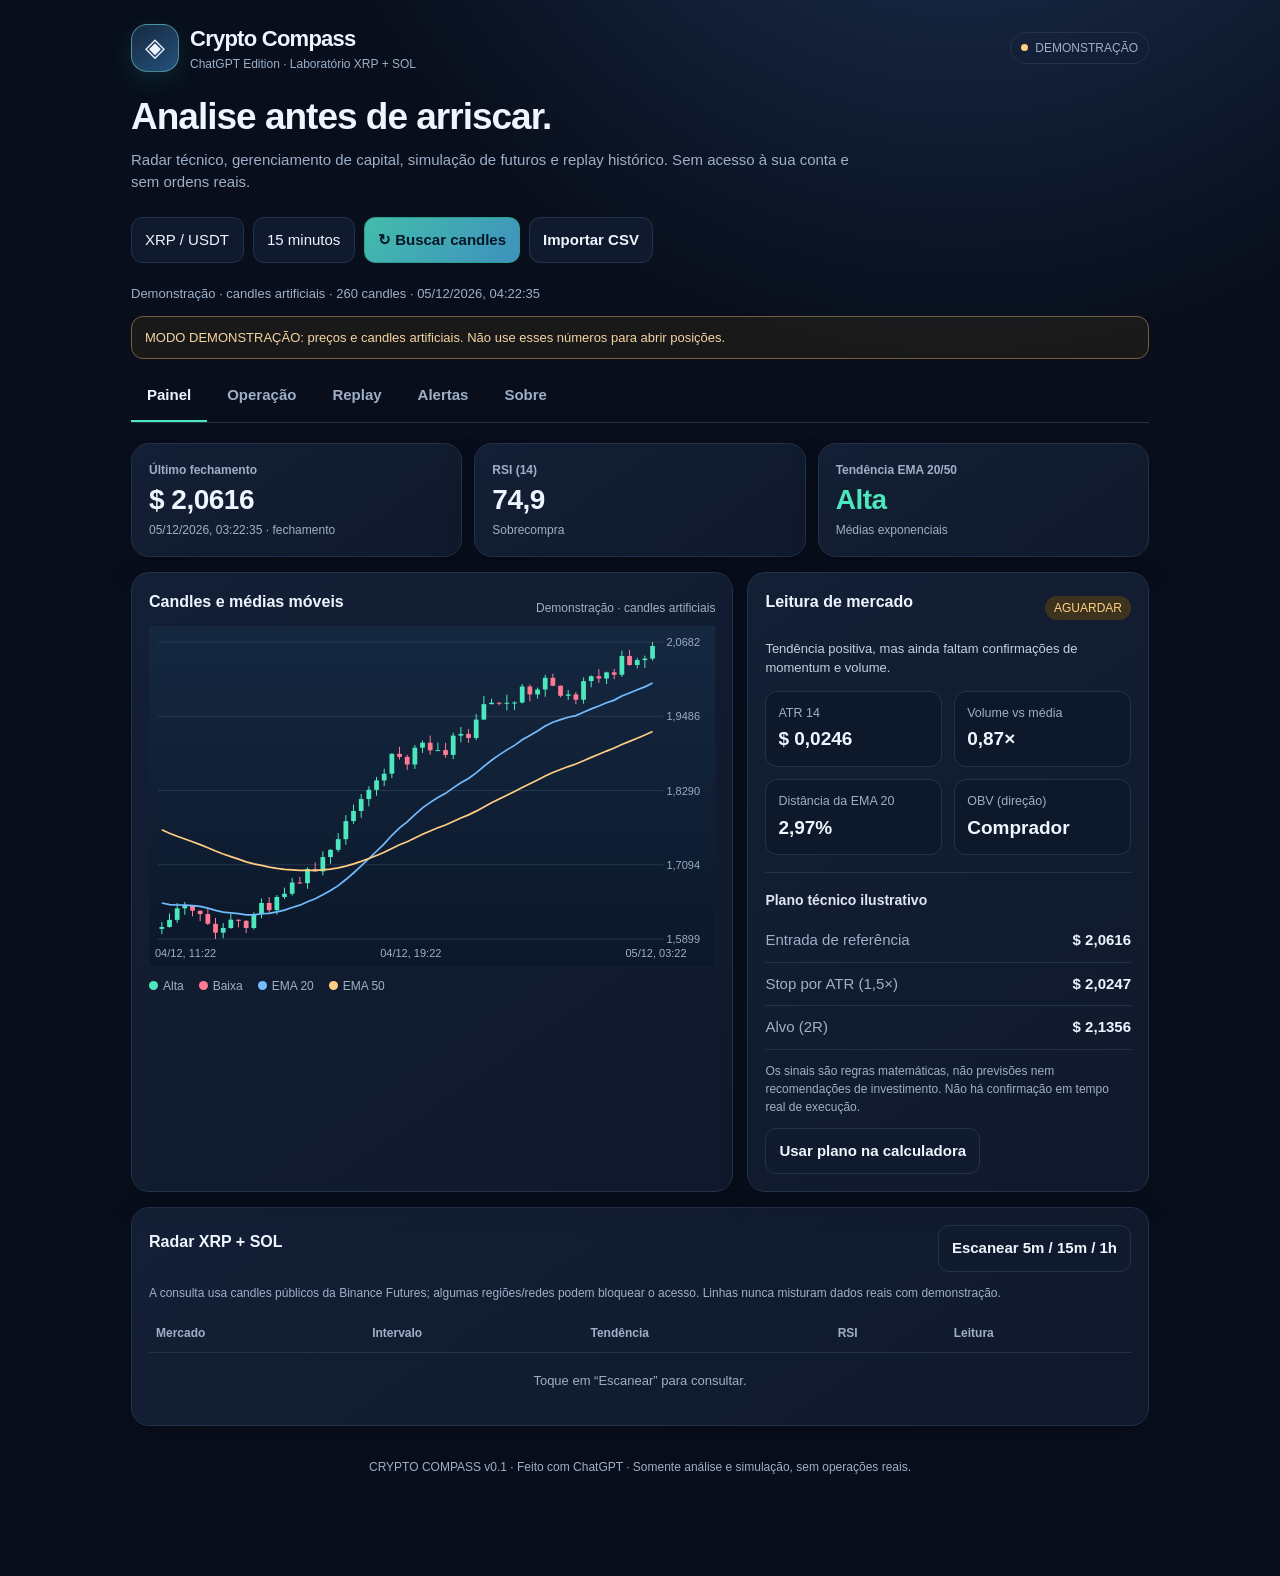
<file: Crypto_Compass_iPhone.html>
<!doctype html>
<html lang="pt-BR">
<head>
<meta charset="utf-8">
<meta name="viewport" content="width=device-width,initial-scale=1,viewport-fit=cover">
<meta name="theme-color" content="#0a1020">
<title>Crypto Compass • ChatGPT Edition</title>
<style>
:root{color-scheme:dark;--bg:#080e1b;--surface:#101a2e;--surface2:#152139;--border:#24314a;--text:#eef5ff;--muted:#9eafc7;--mint:#4ce7bc;--red:#ff7a92;--blue:#73bcff;--gold:#ffce83;--violet:#9d93ff;--shadow:0 16px 48px #0005}
*{box-sizing:border-box}html{scroll-behavior:smooth}body{margin:0;background:radial-gradient(circle at 75% -20%,#20365b 0,transparent 32%),var(--bg);color:var(--text);font:15px/1.5 -apple-system,BlinkMacSystemFont,"Segoe UI",sans-serif}button,input,select{font:inherit}button{cursor:pointer;touch-action:manipulation}a{color:var(--blue)}.wrap{max-width:1050px;padding:22px 16px 100px;margin:auto}.top{display:flex;gap:14px;justify-content:space-between;align-items:center;flex-wrap:wrap}.brand{display:flex;gap:11px;align-items:center}.logo{width:48px;height:48px;border:1px solid #85e9dd77;border-radius:16px;background:linear-gradient(145deg,#172940,#23517b);display:grid;place-items:center;font-size:26px;box-shadow:0 8px 25px #35d8e01c}.brand strong{font-size:22px;letter-spacing:-.75px}.brand small{display:block;color:var(--muted);font-size:12px}.tag{display:inline-flex;gap:7px;align-items:center;border:1px solid var(--border);color:var(--muted);font-size:12px;border-radius:99px;padding:6px 10px}.dot{width:7px;height:7px;background:var(--gold);border-radius:50%}.tag.live{color:var(--mint);border-color:#217c64}.tag.live .dot{background:var(--mint)}.tag.csv{color:var(--blue)}.tag.csv .dot{background:var(--blue)}.intro{margin:23px 0}.intro h1{font-size:clamp(25px,5.3vw,37px);line-height:1.15;letter-spacing:-1px;margin:0 0 10px}.intro p{color:var(--muted);margin:0;max-width:720px}.toolbar{display:flex;gap:9px;align-items:center;flex-wrap:wrap;margin:21px 0}.pick,.btn{border:1px solid var(--border);background:var(--surface);color:var(--text);border-radius:11px;padding:11px 13px;min-height:42px}.pick{appearance:none}.btn{font-weight:650}.btn.primary{border-color:#2d9f91;background:linear-gradient(135deg,#43bdab,#3e91bd);color:#071625}.btn:disabled{opacity:.5;cursor:not-allowed}.btn.ghost{background:transparent}.tabs{display:flex;gap:4px;overflow-x:auto;border-bottom:1px solid var(--border);margin-bottom:20px;scrollbar-width:none}.tabs button{white-space:nowrap;background:none;border:0;color:var(--muted);font-weight:650;padding:13px 16px;border-bottom:2px solid transparent}.tabs button.active{border-bottom-color:var(--mint);color:var(--text)}.panel{display:none}.panel.active{display:block}.cols{display:grid;grid-template-columns:1.5fr 1fr;gap:14px}.rowcards{display:grid;grid-template-columns:repeat(3,1fr);gap:12px}.card{background:linear-gradient(145deg,#131f35,#10192b);border:1px solid var(--border);padding:17px;border-radius:18px;min-width:0;box-shadow:0 12px 32px #0002}.card+.card{}.card h2{font-size:16px;margin:0 0 12px}.card h3{font-size:14px;color:#dce7f5;margin:0 0 8px}.metric .label{font-size:12px;color:var(--muted);font-weight:600}.metric .value{font-size:clamp(19px,3.4vw,28px);font-weight:740;letter-spacing:-.5px;overflow-wrap:anywhere}.metric .sub{font-size:12px;color:var(--muted)}.up{color:var(--mint)!important}.down{color:var(--red)!important}.neutral{color:var(--gold)!important}.chartbox{height:340px;position:relative}.chartbox canvas{width:100%;height:100%;display:block}.legend{display:flex;gap:15px;font-size:12px;color:var(--muted);flex-wrap:wrap;margin-top:11px}.swatch{width:9px;height:9px;display:inline-block;border-radius:50%;margin-right:5px}.section{margin-top:15px}.subtitle{display:flex;align-items:center;justify-content:space-between;gap:9px}.hint{font-size:12px;color:var(--muted)}.notice{font-size:13px;border:1px solid #75613f;background:#3d301a55;color:#f6d4a1;border-radius:12px;padding:11px 13px;margin:12px 0}.notice.good{border-color:#226a60;color:#96e8d2;background:#143d3955}.notice.bad{border-color:#85475c;color:#ffb3c0;background:#5b243a44}.pill{padding:3px 9px;border-radius:99px;font-size:12px;background:#283854;white-space:nowrap}.pill.long{background:#123d33;color:var(--mint)}.pill.short{background:#482233;color:#ffa1b0}.pill.wait{background:#3d321d;color:var(--gold)}.readout{display:grid;grid-template-columns:1fr 1fr;gap:12px;margin-top:13px}.readout>div{background:#0d182a;padding:12px;border:1px solid var(--border);border-radius:12px}.readout strong{font-size:19px;display:block;margin-top:3px}.readout small{display:block;color:var(--muted)}.mini{font-size:12px;color:var(--muted)}.explain{font-size:13px;color:#c3d0e2}table{border-collapse:collapse;width:100%;font-size:13px}th,td{text-align:left;border-bottom:1px solid var(--border);padding:10px 7px;vertical-align:top}th{color:var(--muted);font-size:12px;font-weight:600}tr:last-child td{border-bottom:none}.scrolltable{overflow-x:auto}td button{min-height:31px}.formgrid{display:grid;grid-template-columns:repeat(2,1fr);gap:13px}.field{display:flex;flex-direction:column;gap:5px}.field label{color:var(--muted);font-size:12px;font-weight:650}.field input,.field select{width:100%;background:#0b1527;border:1px solid #30425b;color:var(--text);padding:12px;border-radius:10px;outline:none;min-height:45px}.field input:focus{border-color:var(--mint)}.actions{display:flex;flex-wrap:wrap;gap:9px;margin-top:13px}.line{border-top:1px solid var(--border);margin:17px 0}.kpi{display:flex;justify-content:space-between;gap:10px;padding:10px 0;border-bottom:1px solid var(--border)}.kpi span{color:var(--muted)}.kpi strong{text-align:right}.grid11{display:grid;grid-template-columns:repeat(2,1fr);gap:9px}.feature{border:1px solid var(--border);border-radius:12px;padding:12px;background:#0c1729}.feature b{font-size:13px}.feature p{font-size:12px;color:var(--muted);margin:5px 0 0}.foot{color:var(--muted);text-align:center;font-size:12px;margin-top:32px}.statusmsg{font-size:13px;color:var(--muted);min-height:19px}.toast{position:fixed;left:50%;bottom:18px;transform:translateX(-50%);background:#203851;color:white;border:1px solid #47718a;padding:10px 16px;max-width:90%;min-width:200px;box-shadow:var(--shadow);border-radius:12px;text-align:center;z-index:5;display:none}.toast.show{display:block}.empty{padding:18px;color:var(--muted);font-size:13px;text-align:center}.file{display:none}.important{font-weight:650;color:var(--gold)}
@media(max-width:730px){.wrap{padding:17px 12px 85px}.intro{margin:22px 0 15px}.cols{grid-template-columns:1fr}.rowcards{gap:8px}.card{padding:13px;border-radius:15px}.rowcards .card{padding:11px}.metric .value{font-size:19px}.metric .sub{font-size:11px}.chartbox{height:285px}.toolbar{gap:7px}.toolbar>*{flex:1}.toolbar .btn{white-space:nowrap}.tabs button{padding:12px}.grid11{grid-template-columns:1fr}.formgrid{gap:9px}.tag{font-size:11px}}
@media(max-width:365px){.rowcards{grid-template-columns:1fr 1fr}.metric .value{font-size:21px}}
</style>
</head>
<body>
<div class="wrap">
<header class="top">
  <div class="brand"><span class="logo">◈</span><div><strong>Crypto Compass</strong><small>ChatGPT Edition · Laboratório XRP + SOL</small></div></div>
  <span class="tag" id="sourceBadge"><span class="dot"></span><span id="sourceLabel">DEMONSTRAÇÃO</span></span>
</header>
<section class="intro"><h1>Analise antes de arriscar.</h1><p>Radar técnico, gerenciamento de capital, simulação de futuros e replay histórico. Sem acesso à sua conta e sem ordens reais.</p></section>
<div class="toolbar">
  <select class="pick" id="symbol" aria-label="Criptomoeda"><option value="XRPUSDT">XRP / USDT</option><option value="SOLUSDT">SOL / USDT</option></select>
  <select class="pick" id="timeframe" aria-label="Período"><option value="5m">5 minutos</option><option value="15m" selected>15 minutos</option><option value="1h">1 hora</option><option value="4h">4 horas</option></select>
  <button class="btn primary" id="refresh">↻ Buscar candles</button>
  <button class="btn" id="import">Importar CSV</button><input type="file" id="file" class="file" accept=".csv,.txt,text/csv"/>
</div>
<div class="statusmsg" id="updateStatus">Histórico sintético para demonstração. Toque em “Buscar candles” para tentar obter dados públicos.</div>
<div class="notice" id="dataWarning">MODO DEMONSTRAÇÃO: os preços mostrados são inventados apenas para testar o painel. Não use esses números para operar.</div>
<nav class="tabs" role="tablist" aria-label="Áreas do aplicativo">
<button class="active" data-tab="dashboard">Painel</button><button data-tab="trade">Operação</button><button data-tab="backtest">Replay</button><button data-tab="alerts">Alertas</button><button data-tab="about">Sobre</button>
</nav>
<section class="panel active" id="dashboard">
  <div class="rowcards">
    <div class="card metric"><div class="label">Último fechamento</div><div class="value" id="lastPrice">—</div><div class="sub" id="lastTime">—</div></div>
    <div class="card metric"><div class="label">RSI (14)</div><div class="value" id="rsi">—</div><div class="sub" id="rsiInfo">—</div></div>
    <div class="card metric"><div class="label">Tendência EMA 20/50</div><div class="value" id="trend">—</div><div class="sub" id="trendInfo">—</div></div>
  </div>
  <div class="cols section">
    <div class="card"><div class="subtitle"><h2>Candles e médias móveis</h2><span class="hint" id="chartSource">—</span></div><div class="chartbox"><canvas id="candles" role="img" aria-label="Gráfico de candles e médias móveis"></canvas></div><div class="legend"><span><i class="swatch" style="background:#4ce7bc"></i>Alta</span><span><i class="swatch" style="background:#ff7a92"></i>Baixa</span><span><i class="swatch" style="background:#73bcff"></i>EMA 20</span><span><i class="swatch" style="background:#ffce83"></i>EMA 50</span></div></div>
    <div class="card"><div class="subtitle"><h2>Leitura de mercado</h2><span id="signalBadge" class="pill wait">AGUARDAR</span></div><p id="signalText" class="explain">—</p><div class="readout"><div><small>ATR 14</small><strong id="atr">—</strong></div><div><small>Volume vs média</small><strong id="volumeRatio">—</strong></div><div><small>Distância da EMA 20</small><strong id="emaDist">—</strong></div><div><small>OBV (direção)</small><strong id="obv">—</strong></div></div><div class="line"></div><h3>Plano técnico ilustrativo</h3><div class="kpi"><span>Entrada de referência</span><strong id="suggestEntry">—</strong></div><div class="kpi"><span>Stop por ATR (1,5×)</span><strong id="suggestStop">—</strong></div><div class="kpi"><span>Alvo (2R)</span><strong id="suggestTarget">—</strong></div><p class="mini">Os sinais são regras matemáticas, não previsões nem recomendações de investimento. Não há confirmação em tempo real de execução.</p><button class="btn" id="usePlan">Usar plano na calculadora</button></div>
  </div>
  <div class="card section"><div class="subtitle"><h2>Radar XRP + SOL</h2><button class="btn" id="scan">Escanear 5m / 15m / 1h</button></div><p class="mini">A consulta usa candles públicos da Binance Futures; algumas regiões/redes podem bloquear o acesso. Linhas nunca misturam dados reais com demonstração.</p><div class="scrolltable"><table><thead><tr><th>Mercado</th><th>Intervalo</th><th>Tendência</th><th>RSI</th><th>Leitura</th></tr></thead><tbody id="radarBody"><tr><td colspan="5" class="empty">Toque em “Escanear” para consultar.</td></tr></tbody></table></div></div>
</section>
<section class="panel" id="trade">
<div class="cols">
  <div class="card"><h2>Calculadora de futuros USDT-M</h2><p class="mini">Cálculo simplificado de contratos lineares. Preencha seu plano e veja risco, retorno e exposição antes de simular.</p>
    <div class="formgrid">
      <div class="field"><label for="side">Direção</label><select id="side"><option value="LONG">LONG · Compra</option><option value="SHORT">SHORT · Venda</option></select></div>
      <div class="field"><label for="leverage">Alavancagem (×)</label><input id="leverage" type="number" min="1" max="125" value="5" step="1" inputmode="numeric"></div>
      <div class="field"><label for="equity">Capital total (USDT)</label><input id="equity" type="number" min="0" value="200" step="any" inputmode="decimal"></div>
      <div class="field"><label for="margin">Margem usada (USDT)</label><input id="margin" type="number" min="0" value="20" step="any" inputmode="decimal"></div>
      <div class="field"><label for="entry">Preço de entrada</label><input id="entry" type="number" min="0" step="any" inputmode="decimal"></div>
      <div class="field"><label for="stop">Stop-loss</label><input id="stop" type="number" min="0" step="any" inputmode="decimal"></div>
      <div class="field"><label for="target">Take-profit</label><input id="target" type="number" min="0" step="any" inputmode="decimal"></div>
      <div class="field"><label for="riskPct">Risco máximo (% do capital)</label><input id="riskPct" type="number" min="0.1" max="100" value="1" step=".1" inputmode="decimal"></div>
      <div class="field"><label for="feePct">Taxa estimada por lado (%)</label><input id="feePct" type="number" min="0" max="10" value="0.05" step="any" inputmode="decimal"></div>
      <div class="field"><label for="slippagePct">Slippage estimado por saída (%)</label><input id="slippagePct" type="number" min="0" max="10" value="0.05" step="any" inputmode="decimal"></div>
    </div><div class="actions"><button class="btn primary" id="calculate">Calcular risco</button><button class="btn" id="paperTrade">Registrar operação simulada</button></div>
    <div id="calcStatus" class="notice">Confira entrada, stop, alvo e tamanho da margem antes de calcular.</div>
  </div>
  <div class="card"><h2>Resultado da operação</h2>
    <div class="kpi"><span>Exposição (nocional)</span><strong id="notional">—</strong></div>
    <div class="kpi"><span>Quantidade estimada</span><strong id="qty">—</strong></div>
    <div class="kpi"><span>Perda no stop*</span><strong id="loss">—</strong></div>
    <div class="kpi"><span>Lucro no alvo*</span><strong id="profit">—</strong></div>
    <div class="kpi"><span>Risco da conta</span><strong id="riskAccount">—</strong></div>
    <div class="kpi"><span>Retorno/risco líquido</span><strong id="rr">—</strong></div>
    <div class="kpi"><span>Margem sugerida p/ risco máximo</span><strong id="suggestMargin">—</strong></div>
    <div class="kpi"><span>Distância teórica até zerar margem</span><strong id="roughLiq">—</strong></div>
    <p class="mini">* Inclui taxas informadas e estimativa de slippage de saída. Não inclui funding. A distância de zeragem da margem <b>não é o preço de liquidação</b>, que depende da corretora, manutenção e demais posições.</p>
    <div class="line"></div><h3>Registro local de simulações</h3><div id="paperHistory" class="mini">Nenhuma operação simulada.</div><div class="actions"><button class="btn ghost" id="exportTrades">Exportar registros</button><button class="btn ghost" id="clearTrades">Limpar</button></div>
  </div>
</div>
</section>
<section class="panel" id="backtest">
  <div class="cols"><div class="card"><h2>Replay histórico: rompimento de 20 candles</h2><p class="explain">Estratégia didática: entrada no candle seguinte a um fechamento acima da máxima anterior (LONG), ou abaixo da mínima anterior (SHORT), filtrada pela EMA 50. Stop = 1,5× ATR(14); alvo = 2R. Se stop e alvo forem tocados no mesmo candle, considera stop primeiro.</p><div class="formgrid"><div class="field"><label for="btBreakout">Janela do rompimento</label><select id="btBreakout"><option value="10">10 candles</option><option value="20" selected>20 candles</option><option value="30">30 candles</option></select></div><div class="field"><label for="btFee">Taxa por lado (%)</label><input id="btFee" value="0.05" min="0" step="0.01" type="number" inputmode="decimal"></div></div><div class="actions"><button class="btn primary" id="runBacktest">Executar replay</button><button class="btn" id="exportBacktest">Exportar CSV</button></div><p class="mini">Teste simples, sem otimização, spread, funding ou impacto de mercado. Histórico sintético produz resultados sintéticos. O replay não prevê probabilidades futuras.</p></div>
    <div class="card"><h2>Resumo do replay</h2><div class="readout"><div><small>Operações</small><strong id="btCount">—</strong></div><div><small>Taxa de acerto</small><strong id="btWin">—</strong></div><div><small>Saldo em R*</small><strong id="btTotal">—</strong></div><div><small>Maior rebaixamento*</small><strong id="btDrawdown">—</strong></div></div><p class="mini">* Resultado expresso em unidades de risco (R), com taxas aproximadas. Não representa dólares de lucro.</p><div class="notice" id="btStatus">Execute para testar o histórico carregado.</div></div>
  </div><div class="card section"><h2>Últimas operações do replay</h2><div class="scrolltable"><table><thead><tr><th>Data</th><th>Lado</th><th>Entrada</th><th>Saída</th><th>Motivo</th><th>Resultado</th></tr></thead><tbody id="btRows"><tr><td colspan="6" class="empty">Sem teste executado.</td></tr></tbody></table></div></div>
</section>
<section class="panel" id="alerts">
<div class="cols"><div class="card"><h2>Alertas de preço na tela</h2><p class="explain">Avisos locais quando você atualizar candles e o último preço cruzar seu nível. <b>Não funciona com a aba fechada</b> e não envia push.</p><div class="formgrid"><div class="field"><label for="alertSide">Condição</label><select id="alertSide"><option value="above">Preço igual ou acima de</option><option value="below">Preço igual ou abaixo de</option></select></div><div class="field"><label for="alertPrice">Preço (USDT)</label><input type="number" id="alertPrice" min="0" step="any" inputmode="decimal"></div></div><div class="actions"><button class="btn primary" id="addAlert">Criar alerta local</button><button class="btn" id="checkAlerts">Verificar agora</button></div></div><div class="card"><h2>Seus alertas</h2><div id="alertList" class="empty">Nenhum alerta cadastrado.</div><p class="mini">Guardados neste navegador quando o armazenamento local estiver disponível. Sem envio de dados pessoais.</p></div></div>
</section>
<section class="panel" id="about"><div class="card"><h2>11 módulos adaptados para criptomoedas</h2><p class="explain">Esta é uma implementação própria inspirada na organização das 11 habilidades do projeto público <a href="https://github.com/Jakeschincariol/day-trader-skill" target="_blank" rel="noopener">Day Trader Skill</a>, de Jake Schincariol (MIT). Não é um plugin oficial do ChatGPT, da Binance nem uma cópia dos scripts Python originais.</p><div class="grid11">
<div class="feature"><b>01 · Scanner → Radar</b><p>Compara XRP/SOL e múltiplos períodos.</p></div><div class="feature"><b>02 · News → Contexto</b><p>Tendência e volatilidade; não coleta manchetes.</p></div><div class="feature"><b>03 · Entry → Sinal</b><p>Critérios de EMA, RSI e volume em candles fechados.</p></div><div class="feature"><b>04 · Exit → Planejamento</b><p>Stop ATR e alvo em múltiplos de risco.</p></div><div class="feature"><b>05 · Time Machine → Replay</b><p>Backtest histórico de rompimentos, não previsão.</p></div><div class="feature"><b>06 · Risk → Limites</b><p>Validação do risco e da direção do stop.</p></div><div class="feature"><b>07 · Budget → Tamanho</b><p>Margem sugerida pelo risco máximo definido.</p></div><div class="feature"><b>08 · Broker → Paper</b><p>Registro local de ordem simulada; nenhuma ordem real.</p></div><div class="feature"><b>09 · Alerts → Alertas locais</b><p>Verifica níveis quando os dados são atualizados.</p></div><div class="feature"><b>10 · Analyst → Volatilidade</b><p>ATR, distância das médias e RSI, em vez de balanços.</p></div><div class="feature"><b>11 · Tracker → Volume</b><p>Razão de volume e OBV, em vez de declarações políticas.</p></div>
</div><div class="line"></div><h3>Limitações e segurança</h3><p class="explain">Os candles públicos são solicitados à API Binance Futures <code>fapi.binance.com</code> somente quando você pede atualização. Ela pode estar inacessível dependendo da região, conexão ou navegador. Dados CSV são identificados separadamente. Nenhuma atualização automática em segundo plano. Sem APIs privadas, sem ordens, sem senhas e sem previsão garantida. A estimativa financeira não contempla todas as regras da exchange, custos e riscos de liquidação.</p><p class="explain"><b>Assinatura:</b> Crypto Compass · desenvolvido com assistência do ChatGPT para estudo e simulação de XRP/SOL. Créditos de inspiração: Jake Schincariol, <a href="https://github.com/Jakeschincariol/day-trader-skill">Day Trader Skill</a>.</p><div class="actions"><button id="loadDemo" class="btn">Voltar à demonstração</button></div></div></section>
<footer class="foot">CRYPTO COMPASS v0.1 · Feito com ChatGPT · Somente análise e simulação, sem operações reais.</footer>
</div><div class="toast" id="toast" role="status" aria-live="polite"></div>
<script>
'use strict';
const $=x=>document.getElementById(x), $$=s=>Array.from(document.querySelectorAll(s));
const fmt=(n,d=4)=>Number.isFinite(n)?n.toLocaleString('pt-BR',{minimumFractionDigits:d,maximumFractionDigits:d}):'—';
const money=(n,d=2)=>Number.isFinite(n)?new Intl.NumberFormat('pt-BR',{style:'currency',currency:'USD',minimumFractionDigits:d,maximumFractionDigits:d}).format(n):'—';
const pct=(n,d=2)=>Number.isFinite(n)?fmt(n,d)+'%':'—';
const finite=n=>Number.isFinite(n);
let store={};let paper=readStore('cc_paper',[]),alerts=readStore('cc_alerts',[]),btTrades=[];let toastTimer;
function readStore(k,fallback){try{const v=JSON.parse(localStorage.getItem(k));return Array.isArray(v)?v:fallback}catch{return fallback}}
function saveStore(k,value){try{localStorage.setItem(k,JSON.stringify(value))}catch{}}
function toast(m){$('toast').textContent=m;$('toast').classList.add('show');clearTimeout(toastTimer);toastTimer=setTimeout(()=>$('toast').classList.remove('show'),3700)}
function sourceData(){const k=$('symbol').value+'_'+$('timeframe').value;return store[k]||null}
function setData(data){store[data.symbol+'_'+data.tf]=data;renderAll()}
function seeded(seed){return function(){seed|=0;seed=(seed+0x6D2B79F5)|0;let t=Math.imul(seed^(seed>>>15),1|seed);t=(t+Math.imul(t^(t>>>7),61|t))^t;return ((t^(t>>>14))>>>0)/4294967296}}
const duration={'5m':300000,'15m':900000,'1h':3600000,'4h':14400000};
function demo(symbol,tf){const x=seeded((symbol==='XRPUSDT'?73051:173008)+duration[tf]),n=260,c=[];let price=symbol==='XRPUSDT'?2.1:165;const t0=Date.now()-duration[tf]*(n+3);for(let i=0;i<n;i++){const drift=Math.sin(i/16)*.004+Math.cos(i/42)*.003;const change=(x()-.5)*.026+drift;const open=price;const close=Math.max(.001,open*(1+change));const high=Math.max(open,close)*(1+x()*.007);const low=Math.min(open,close)*(1-x()*.007);c.push({t:t0+i*duration[tf],open,high,low,close,volume:500000+x()*1600000});price=close}return {symbol,tf,c,kind:'demo',received:Date.now(),description:'Demonstração · candles artificiais'}}
function ema(c,n){const out=Array(c.length).fill(NaN);if(c.length<n)return out;let sum=0;for(let i=0;i<n;i++)sum+=c[i].close;let e=sum/n;out[n-1]=e;for(let i=n;i<c.length;i++){e=c[i].close*(2/(n+1))+e*(1-2/(n+1));out[i]=e}return out}
function rsi(c,n=14){if(c.length<=n)return NaN;let g=0,l=0;for(let i=1;i<=n;i++){const diff=c[i].close-c[i-1].close;g+=Math.max(diff,0);l+=Math.max(-diff,0)}g/=n;l/=n;for(let i=n+1;i<c.length;i++){const diff=c[i].close-c[i-1].close;g=(g*(n-1)+Math.max(diff,0))/n;l=(l*(n-1)+Math.max(-diff,0))/n}return l===0?(g===0?50:100):100-100/(1+g/l)}
function atrArray(c,n=14){const result=Array(c.length).fill(NaN);if(c.length<=n)return result;let total=0;for(let i=1;i<=n;i++){const z=c[i],prev=c[i-1];total+=Math.max(z.high-z.low,Math.abs(z.high-prev.close),Math.abs(z.low-prev.close))}let v=total/n;result[n]=v;for(let i=n+1;i<c.length;i++){const z=c[i],prev=c[i-1];const tr=Math.max(z.high-z.low,Math.abs(z.high-prev.close),Math.abs(z.low-prev.close));v=(v*(n-1)+tr)/n;result[i]=v}return result}
function analyze(c){if(c.length<55)return null;const idx=c.length-1,e20=ema(c,20),e50=ema(c,50),r=rsi(c),a=atrArray(c),cl=c[idx].close;const vavg=c.slice(-21,-1).reduce((p,x)=>p+x.volume,0)/20;const vr=vavg?c[idx].volume/vavg:NaN;let obv=0;for(let i=Math.max(1,c.length-20);i<c.length;i++)obv+=c[i].close>c[i-1].close?c[i].volume:c[i].close<c[i-1].close?-c[i].volume:0;const up=e20[idx]>e50[idx]&&cl>e20[idx],down=e20[idx]<e50[idx]&&cl<e20[idx];let signal='WAIT';if(up&&r>=50&&r<=70&&vr>=1.05)signal='LONG';else if(down&&r<=50&&r>=30&&vr>=1.05)signal='SHORT';const side=signal==='WAIT'?(up?'LONG':down?'SHORT':null):signal;const stop=side==='LONG'?cl-1.5*a[idx]:side==='SHORT'?cl+1.5*a[idx]:NaN;const target=side==='LONG'?cl+3*a[idx]:side==='SHORT'?cl-3*a[idx]:NaN;return {cl,e20:e20[idx],e50:e50[idx],r,atr:a[idx],vr,obv,up,down,signal,side,stop,target,dist:(cl/e20[idx]-1)*100,e20Arr:e20,e50Arr:e50}}
function setSource(src){const b=$('sourceBadge');b.classList.remove('live','csv');if(src.kind==='live'){b.classList.add('live');$('sourceLabel').textContent='BINANCE FUTURES';$('dataWarning').className='notice good';$('dataWarning').textContent='DADOS PÚBLICOS: candles históricos da Binance Futures, consultados manualmente. Confira o preço e a disponibilidade na corretora antes de operar.';}else if(src.kind==='csv'){b.classList.add('csv');$('sourceLabel').textContent='CSV IMPORTADO';$('dataWarning').className='notice';$('dataWarning').textContent='DADOS IMPORTADOS: qualidade, instrumento, fuso e integridade são responsabilidade do arquivo CSV; confira a procedência antes de interpretar.';}else{$('sourceLabel').textContent='DEMONSTRAÇÃO';$('dataWarning').className='notice';$('dataWarning').textContent='MODO DEMONSTRAÇÃO: preços e candles artificiais. Não use esses números para abrir posições.';}$('chartSource').textContent=src.description;}
function renderAll(){const data=sourceData();if(!data)return;setSource(data);const c=data.c,a=analyze(c),last=c[c.length-1];$('lastPrice').textContent='$ '+fmt(last.close,last.close>=20?2:4);$('lastTime').textContent=new Date(last.t).toLocaleString('pt-BR')+' · fechamento';$('rsi').textContent=a?fmt(a.r,1):'—';$('rsiInfo').textContent=a?(a.r>70?'Sobrecompra':a.r<30?'Sobrevenda':'Neutro'):'Poucos candles';$('trend').textContent=a?(a.up?'Alta':a.down?'Baixa':'Lateral'):'—';$('trend').className='value '+(a?(a.up?'up':a.down?'down':'neutral'):'');$('trendInfo').textContent='Médias exponenciais';$('atr').textContent=a?'$ '+fmt(a.atr,last.close>=20?2:4):'—';$('volumeRatio').textContent=a?fmt(a.vr,2)+'×':'—';$('emaDist').textContent=a?pct(a.dist):'—';$('obv').textContent=a?(a.obv>0?'Comprador':a.obv<0?'Vendedor':'Neutro'):'—';$('signalBadge').textContent=a?(a.signal==='WAIT'?'AGUARDAR':a.signal):'AGUARDAR';$('signalBadge').className='pill '+(a?(a.signal==='LONG'?'long':a.signal==='SHORT'?'short':'wait'):'wait');$('signalText').textContent=!a?'Carregue pelo menos 55 candles.':a.signal==='LONG'?'Condições técnicas LONG: tendência de alta, RSI entre 50–70 e volume acima da média.':a.signal==='SHORT'?'Condições técnicas SHORT: tendência de baixa, RSI entre 30–50 e volume acima da média.':a.up?'Tendência positiva, mas ainda faltam confirmações de momentum e volume.':a.down?'Tendência negativa, mas ainda faltam confirmações de momentum e volume.':'Médias e preço sem alinhamento. Melhor não forçar um sinal.';$('suggestEntry').textContent=a&&a.side?'$ '+fmt(a.cl,a.cl>=20?2:4):'—';$('suggestStop').textContent=a&&a.side?'$ '+fmt(a.stop,a.cl>=20?2:4):'—';$('suggestTarget').textContent=a&&a.side?'$ '+fmt(a.target,a.cl>=20?2:4):'—';$('usePlan').disabled=!(a&&a.side);$('usePlan').dataset.side=a?.side||'';$('usePlan').dataset.entry=a?.cl||'';$('usePlan').dataset.stop=a?.stop||'';$('usePlan').dataset.target=a?.target||'';$('updateStatus').textContent=data.description+' · '+c.length+' candles · '+new Date(data.received).toLocaleString('pt-BR')+(data.kind==='live'?' (captura; não é streaming)':'');$('btStatus').textContent='Os candles foram alterados ou atualizados. Execute o replay para recalcular.';$('btStatus').className='notice';btTrades=[];renderChart();if(data.kind==='live')checkAlerts(true)}
function renderChart(){const canvas=$('candles'),data=sourceData();if(!canvas||!data)return;const rect=canvas.getBoundingClientRect();if(rect.width<30||rect.height<30)return;const w=rect.width,h=rect.height,dpr=Math.min(window.devicePixelRatio||1,2);canvas.width=Math.round(w*dpr);canvas.height=Math.round(h*dpr);const x=canvas.getContext('2d');x.setTransform(dpr,0,0,dpr,0,0);x.clearRect(0,0,w,h);const all=data.c,last=all.slice(-65),a=analyze(all);const max=Math.max(...last.map(c=>c.high)),min=Math.min(...last.map(c=>c.low)),range=(max-min)||1,padL=9,padR=59,padT=16,padB=27,plotW=w-padL-padR,plotH=h-padT-padB,xx=i=>padL+i*(plotW/last.length)+plotW/last.length/2,yy=p=>padT+(max-p)/range*plotH;const bg=x.createLinearGradient(0,0,0,h);bg.addColorStop(0,'#152840');bg.addColorStop(1,'#0b172a');x.fillStyle=bg;x.fillRect(0,0,w,h);x.strokeStyle='#30425b';x.lineWidth=.7;x.font='11px -apple-system,Arial';for(let i=0;i<=4;i++){const y=padT+i*plotH/4;x.beginPath();x.moveTo(padL,y);x.lineTo(w-padR+7,y);x.stroke();x.fillStyle='#9bacc4';x.fillText(fmt(max-i*range/4,max>=20?2:4),w-padR+10,y+4)}const step=plotW/last.length;last.forEach((bar,i)=>{const cx=xx(i),up=bar.close>=bar.open;x.strokeStyle=up?'#4ce7bc':'#ff7a92';x.fillStyle=x.strokeStyle;x.lineWidth=1;x.beginPath();x.moveTo(cx,yy(bar.high));x.lineTo(cx,yy(bar.low));x.stroke();const ytop=yy(Math.max(bar.open,bar.close)),yb=yy(Math.min(bar.open,bar.close));x.fillRect(cx-step*.31,ytop,Math.max(2,step*.62),Math.max(1,yb-ytop))});if(a){const offset=all.length-last.length;[[a.e20Arr,'#73bcff'],[a.e50Arr,'#ffce83']].forEach(([line,color])=>{x.beginPath();x.strokeStyle=color;x.lineWidth=1.7;let started=false;for(let i=0;i<last.length;i++){const v=line[offset+i];if(!finite(v))continue;started?x.lineTo(xx(i),yy(v)):x.moveTo(xx(i),yy(v));started=true}x.stroke()})}x.fillStyle='#9eafc7';const tick=[0,Math.floor(last.length/2),last.length-1];tick.forEach(i=>{const str=new Date(last[i].t).toLocaleString('pt-BR',{day:'2-digit',month:'2-digit',hour:'2-digit',minute:'2-digit'});x.fillText(str,Math.min(w-90,Math.max(6,xx(i)-27)),h-9)})}
window.addEventListener('resize',()=>{if($('dashboard').classList.contains('active'))renderChart()});
$$('[data-tab]').forEach(b=>b.addEventListener('click',()=>{$$('[data-tab]').forEach(x=>x.classList.toggle('active',x===b));$$('.panel').forEach(x=>x.classList.toggle('active',x.id===b.dataset.tab));if(b.dataset.tab==='dashboard')setTimeout(renderChart,10)}));
function initDemo(){const symbol=$('symbol').value,tf=$('timeframe').value;const k=symbol+'_'+tf;if(!store[k])store[k]=demo(symbol,tf);renderAll()}
$('symbol').addEventListener('change',initDemo);$('timeframe').addEventListener('change',initDemo);
function parseKlines(raw,symbol,tf){if(!Array.isArray(raw)||raw.length<55)throw Error('Poucos candles ou resposta inválida.');const now=Date.now();const c=raw.map(k=>({t:Number(k[0]),open:Number(k[1]),high:Number(k[2]),low:Number(k[3]),close:Number(k[4]),volume:Number(k[5]),closeTime:Number(k[6])})).filter(z=>Object.values(z).every(finite)&&z.open>0&&z.high>=Math.max(z.open,z.close)&&z.low<=Math.min(z.open,z.close)&&z.low>0&&z.volume>=0&&z.closeTime<=now);if(c.length<55)throw Error('Não foram retornados 55 candles já fechados.');return {symbol,tf,c:c.slice(-260),kind:'live',received:Date.now(),description:'Binance Futures USDⓈ-M · API pública'}}
async function getCandles(symbol,tf){const url=`https://fapi.binance.com/fapi/v1/klines?symbol=${symbol}&interval=${tf}&limit=270`;const controller=new AbortController(),timer=setTimeout(()=>controller.abort(),12000);try{const res=await fetch(url,{cache:'no-store',signal:controller.signal});if(!res.ok)throw Error('HTTP '+res.status);return parseKlines(await res.json(),symbol,tf)}finally{clearTimeout(timer)}}
$('refresh').addEventListener('click',async()=>{const btn=$('refresh');btn.disabled=true;btn.textContent='Buscando...';const s=$('symbol').value,t=$('timeframe').value;$('updateStatus').textContent='Consultando candles históricos da Binance Futures...';try{const d=await getCandles(s,t);setData(d);toast('Candles públicos atualizados.')}catch(e){$('updateStatus').textContent='Falha ao buscar Binance Futures: '+e.message+'. Mantidos os dados anteriores e sua identificação de origem.';toast('Consulta indisponível. Nada foi substituído.')}finally{btn.disabled=false;btn.textContent='↻ Buscar candles'}});
$('scan').addEventListener('click',async()=>{const btn=$('scan'),body=$('radarBody');btn.disabled=true;btn.textContent='Buscando...';body.innerHTML='<tr><td colspan="5" class="empty">Buscando 6 mercados/períodos...</td></tr>';const combos=['XRPUSDT','SOLUSDT'].flatMap(symbol=>['5m','15m','1h'].map(tf=>({symbol,tf})));const res=await Promise.allSettled(combos.map(({symbol,tf})=>getCandles(symbol,tf)));body.innerHTML='';res.forEach((r,i)=>{const {symbol,tf}=combos[i],tr=document.createElement('tr');if(r.status==='fulfilled'){const d=r.value;store[symbol+'_'+tf]=d;const a=analyze(d.c);tr.innerHTML=`<td>${symbol.replace('USDT','')}</td><td>${tf}</td><td>${a.up?'Alta':a.down?'Baixa':'Lateral'}</td><td>${fmt(a.r,1)}</td><td><span class="pill ${a.signal==='LONG'?'long':a.signal==='SHORT'?'short':'wait'}">${a.signal==='WAIT'?'AGUARDAR':a.signal}</span></td>`;}else{tr.innerHTML=`<td>${symbol.replace('USDT','')}</td><td>${tf}</td><td colspan="3">Indisponível · sem dados</td>`}body.appendChild(tr)});btn.disabled=false;btn.textContent='Escanear 5m / 15m / 1h';renderAll();toast(res.filter(x=>x.status==='fulfilled').length+' de 6 consultas concluídas.')});
function csvRows(text){return text.trim().split(/\r?\n/).map(x=>x.split(/[,;\t]/).map(s=>s.replace(/^['"]|['"]$/g,'').trim()))}
function parseCSV(text){const rows=csvRows(text),first=rows[0].map(s=>s.toLowerCase());const aliases={t:['open time','opentime','timestamp','time','date','data','datetime'],open:['open','abertura'],high:['high','maxima','máxima'],low:['low','minima','mínima'],close:['close','fechamento'],volume:['volume','vol']};const header=first.some(v=>aliases.open.includes(v));const idx={};if(header){Object.entries(aliases).forEach(([k,variants])=>idx[k]=first.findIndex(s=>variants.includes(s)))}else Object.assign(idx,{t:0,open:1,high:2,low:3,close:4,volume:5});if(['open','high','low','close'].some(k=>idx[k]<0))throw Error('Colunas open/high/low/close são obrigatórias.');const clean=(header?rows.slice(1):rows).map((r,i)=>{let stamp=r[idx.t];let t=stamp===undefined?i*duration[$('timeframe').value]:Number(stamp);if(!finite(t)){t=Date.parse(stamp)}if(!finite(t))t=i*duration[$('timeframe').value];if(t>1e9&&t<1e11)t*=1000;const z={t,open:Number(r[idx.open]),high:Number(r[idx.high]),low:Number(r[idx.low]),close:Number(r[idx.close]),volume:idx.volume>=0?Number(r[idx.volume]):1};return z}).filter(z=>Object.values(z).every(finite)&&z.low>0&&z.high>=Math.max(z.open,z.close)&&z.low<=Math.min(z.open,z.close)&&z.volume>=0).sort((a,b)=>a.t-b.t);const unique=clean.filter((z,i)=>!i||z.t!==clean[i-1].t);if(unique.length<55)throw Error('O CSV precisa conter ao menos 55 candles válidos.');return {c:unique.slice(-1000),symbol:$('symbol').value,tf:$('timeframe').value,kind:'csv',received:Date.now(),description:'CSV local · origem externa não verificada'}}
$('import').addEventListener('click',()=>$('file').click());$('file').addEventListener('change',async e=>{const f=e.target.files?.[0];if(!f)return;try{setData(parseCSV(await f.text()));toast('CSV carregado; confirme período e par.')}catch(err){toast('Erro no CSV: '+err.message)}e.target.value=''});
function readNum(id){return Number($(id).value)}
function calcTrade(){const side=$('side').value,entry=readNum('entry'),stop=readNum('stop'),target=readNum('target'),equity=readNum('equity'),margin=readNum('margin'),leverage=readNum('leverage'),riskPct=readNum('riskPct'),feePct=readNum('feePct'),slipPct=readNum('slippagePct');const clean=[entry,stop,target,equity,margin,leverage,riskPct,feePct,slipPct].every(finite);let err='';if(!clean||entry<=0||stop<=0||target<=0||equity<=0||margin<=0||leverage<1||leverage>125||riskPct<=0||riskPct>100||feePct<0||slipPct<0)err='Há campos inválidos; revise os números e limites.';else if(margin>equity)err='A margem não pode superar o capital da conta nesta simulação.';else if(side==='LONG'&&!(stop<entry&&target>entry)||side==='SHORT'&&!(stop>entry&&target<entry))err='Para LONG, stop abaixo e alvo acima da entrada. Para SHORT, o contrário.';if(err){$('calcStatus').className='notice bad';$('calcStatus').textContent=err;['notional','qty','loss','profit','riskAccount','rr','suggestMargin','roughLiq'].forEach(id=>$(id).textContent='—');return null}const notional=margin*leverage,qty=notional/entry,s=side==='LONG'?1:-1,fee=feePct/100;const stopExit=stop*(1-s*slipPct/100),targetExit=target*(1-s*slipPct/100),feeCostExit=p=>qty*(entry+p)*fee;const pnl=p=>s*(p-entry)*qty-feeCostExit(p);const loss=Math.max(0,-pnl(stopExit)),profit=pnl(targetExit),risk=loss/equity*100,rr=loss>0?profit/loss:NaN;const stopFraction=Math.abs(stop-entry)/entry+2*fee+slipPct/100;const desiredNotional=equity*riskPct/100/stopFraction;const suggestedMargin=Math.min(equity,desiredNotional/leverage);const marginZeroPct=100/leverage;const issues=[];if(loss>equity*riskPct/100)issues.push('Risco calculado ultrapassa seu limite de '+pct(riskPct,1)+'.');if(stopFraction*100>=marginZeroPct)issues.push('O stop pode ficar além do esgotamento teórico da margem isolada, antes de manutenção e taxas.');if(profit<=0)issues.push('O alvo não oferece lucro líquido sob os custos informados.');if(rr<1.5)issues.push('Relação retorno/risco líquida inferior a 1,5:1.');$('notional').textContent=money(notional);$('qty').textContent=fmt(qty,6)+' '+$('symbol').value.replace('USDT','');$('loss').textContent=money(loss);$('profit').textContent=money(profit);$('riskAccount').textContent=pct(risk);$('rr').textContent=finite(rr)?fmt(rr,2)+' : 1':'—';$('suggestMargin').textContent=money(suggestedMargin);$('roughLiq').textContent=pct(marginZeroPct,2)+' de movimento adverso';$('calcStatus').className='notice '+(issues.length?'bad':'good');$('calcStatus').textContent=issues.length?'ATENÇÃO: '+issues.join(' '):'Plano matematicamente dentro dos limites informados. Isso não garante execução ou resultado.';return {side,entry,stop,target,equity,margin,leverage,riskPct,feePct,slipPct,notional,qty,loss,profit,risk,rr,issues,symbol:$('symbol').value,kind:sourceData().kind};}
$('calculate').addEventListener('click',calcTrade);$('usePlan').addEventListener('click',()=>{const b=$('usePlan');$('side').value=b.dataset.side;for(const key of ['entry','stop','target'])$(key).value=Number(b.dataset[key]).toFixed(6);$$('[data-tab]').find(x=>x.dataset.tab==='trade').click();calcTrade();toast('Plano ilustrativo copiado. Verifique os valores.')});
function drawPaper(){const el=$('paperHistory');if(!paper.length){el.textContent='Nenhuma operação simulada.';return}el.innerHTML='';paper.slice().reverse().slice(0,8).forEach(z=>{const d=document.createElement('div');d.className='kpi';const name=document.createElement('span');name.textContent=z.symbol.replace('USDT','')+' · '+z.side+' · '+new Date(z.date).toLocaleString('pt-BR');const desc=document.createElement('strong');desc.textContent=money(z.notional)+' · '+z.kind.toUpperCase();d.append(name,desc);el.appendChild(d)})}
$('paperTrade').addEventListener('click',()=>{const p=calcTrade();if(!p){toast('Corrija os valores antes de simular.');return}if(p.issues.length){toast('Simulação bloqueada: revise alertas de risco.');return}if(!confirm('Registrar apenas uma SIMULAÇÃO local de '+p.side+' em '+p.symbol+'? Nenhuma ordem será enviada.'))return;paper.push({...p,date:Date.now()});saveStore('cc_paper',paper);drawPaper();toast('Ordem registrada APENAS no simulador.')});
function download(name,contents,mime='text/plain'){const blob=new Blob([contents],{type:mime}),url=URL.createObjectURL(blob),link=document.createElement('a');link.href=url;link.download=name;document.body.append(link);link.click();link.remove();setTimeout(()=>URL.revokeObjectURL(url),1500)}
$('exportTrades').addEventListener('click',()=>download('crypto_compass_simulacoes.json',JSON.stringify(paper,null,2),'application/json'));
$('clearTrades').addEventListener('click',()=>{if(!confirm('Apagar as simulações locais deste navegador?'))return;paper=[];saveStore('cc_paper',paper);drawPaper();toast('Simulações apagadas.')});
function backtest(c,lookback=20,fee=.0005){const e50=ema(c,50),ats=atrArray(c,14),trades=[];let nextFree=51;for(let i=51;i<c.length-1;i++){if(i<nextFree||!finite(e50[i])||!finite(ats[i])||ats[i]<=0)continue;const highs=c.slice(i-lookback,i).map(z=>z.high),lows=c.slice(i-lookback,i).map(z=>z.low);const side=c[i].close>Math.max(...highs)&&c[i].close>e50[i]?'LONG':c[i].close<Math.min(...lows)&&c[i].close<e50[i]?'SHORT':null;if(!side)continue;const sign=side==='LONG'?1:-1,entry=c[i+1].open,dist=1.5*ats[i],stop=entry-sign*dist,target=entry+sign*2*dist;if(stop<=0||target<=0)continue;let out=c[c.length-1].close,reason='Fim do histórico',end=c.length-1;for(let j=i+1;j<c.length;j++){const z=c[j],stopHit=side==='LONG'?z.low<=stop:z.high>=stop,targetHit=side==='LONG'?z.high>=target:z.low<=target;if(stopHit){out=stop;reason='Stop';end=j;break}if(targetHit){out=target;reason='Alvo';end=j;break}}const grossR=sign*(out-entry)/dist,costR=fee*(entry+out)/dist,netR=grossR-costR;trades.push({time:c[i+1].t,side,entry,exit:out,reason,R:netR});nextFree=end+1;i=end}let equity=0,high=0,maxDD=0,wins=0;for(const tr of trades){equity+=tr.R;wins+=tr.R>0?1:0;high=Math.max(high,equity);maxDD=Math.max(maxDD,high-equity)}return {trades,n:trades.length,win:trades.length?wins/trades.length*100:NaN,total:equity,maxDD}}
$('runBacktest').addEventListener('click',()=>{const d=sourceData(),fee=readNum('btFee')/100,look=readNum('btBreakout');if(!finite(fee)||fee<0||fee>0.1){toast('Taxa do replay inválida.');return}const r=backtest(d.c,look,fee);btTrades=r.trades;$('btCount').textContent=r.n;$('btWin').textContent=pct(r.win,1);$('btTotal').textContent=fmt(r.total,2)+' R';$('btDrawdown').textContent=fmt(r.maxDD,2)+' R';$('btStatus').className='notice '+(d.kind==='live'?'good':'');$('btStatus').textContent=(d.kind==='demo'?'TESTE SINTÉTICO: ':'')+r.n+' operações em '+d.c.length+' candles · '+d.description+'. Histórico não é previsão.';const body=$('btRows');body.innerHTML='';if(!r.n)body.innerHTML='<tr><td colspan="6" class="empty">Nenhuma entrada atendeu às regras.</td></tr>';r.trades.slice(-12).reverse().forEach(tr=>{const row=document.createElement('tr');[new Date(tr.time).toLocaleDateString('pt-BR'),tr.side,fmt(tr.entry,4),fmt(tr.exit,4),tr.reason,fmt(tr.R,2)+' R'].forEach(val=>{const cell=document.createElement('td');cell.textContent=val;row.appendChild(cell)});body.appendChild(row)});toast('Replay calculado.')});
$('exportBacktest').addEventListener('click',()=>{if(!btTrades.length){toast('Execute um replay com operações antes de exportar.');return}const csv='data,lado,entrada,saida,motivo,resultado_R\n'+btTrades.map(t=>[new Date(t.time).toISOString(),t.side,t.entry,t.exit,t.reason,t.R.toFixed(4)].join(',')).join('\n');download('crypto_compass_replay.csv',csv,'text/csv')});
function renderAlerts(){const el=$('alertList');el.innerHTML='';if(!alerts.length){el.className='empty';el.textContent='Nenhum alerta cadastrado.';return}el.className='';alerts.forEach((a,i)=>{const row=document.createElement('div');row.className='kpi';const text=document.createElement('span');text.textContent=a.symbol.replace('USDT','')+' '+(a.side==='above'?'≥':'≤')+' $'+fmt(a.price,4)+(a.hit?' · DISPARADO':'');const btn=document.createElement('button');btn.className='btn ghost';btn.textContent='Excluir';btn.addEventListener('click',()=>{alerts.splice(i,1);saveStore('cc_alerts',alerts);renderAlerts()});row.append(text,btn);el.appendChild(row)})}
$('addAlert').addEventListener('click',()=>{const p=readNum('alertPrice');if(!finite(p)||p<=0){toast('Informe um preço válido.');return}alerts.push({symbol:$('symbol').value,side:$('alertSide').value,price:p,hit:false});saveStore('cc_alerts',alerts);renderAlerts();toast('Alerta local criado.')});
function checkAlerts(isLive=false){const d=sourceData();if(!d||d.kind==='demo')return toast(isLive?'':'Alertas não são disparados com preços de demonstração.');let count=0;const current=d.c.at(-1).close;alerts.forEach(a=>{if(a.symbol!==d.symbol||a.hit)return;const crossed=a.side==='above'?current>=a.price:current<=a.price;if(crossed){a.hit=true;count++}});if(count){saveStore('cc_alerts',alerts);renderAlerts();toast(count+' alerta(s) atingido(s) no último fechamento!')}else if(!isLive)toast('Nenhum nível atingido pelo último fechamento.')}
$('checkAlerts').addEventListener('click',()=>checkAlerts());
$('loadDemo').addEventListener('click',()=>{setData(demo($('symbol').value,$('timeframe').value));$$('[data-tab]').find(x=>x.dataset.tab==='dashboard').click();toast('Modo demonstração reativado.')});
renderAlerts();drawPaper();initDemo();const initial=sourceData().c.at(-1).close;$('entry').value=initial.toFixed(6);$('stop').value=(initial*.98).toFixed(6);$('target').value=(initial*1.04).toFixed(6);$('alertPrice').value=initial.toFixed(5);calcTrade();
</script>
</body>
</html>
</file>
<file: rumo-ao-milhao/styles.css>
:root{--bg:#f5f8f6;--paper:#fff;--ink:#21372d;--muted:#809087;--green:#147848;--green-dark:#0c5937;--light-green:#e5f4eb;--border:#e5ebe7;--danger:#be3f42;--shadow:0 8px 34px rgba(35,67,51,.045)}
*{box-sizing:border-box}html,body{margin:0;padding:0;min-height:100%;font-family:-apple-system,BlinkMacSystemFont,"Segoe UI",sans-serif;color:var(--ink);background:var(--bg)}button,input{font:inherit}button{cursor:pointer;-webkit-tap-highlight-color:transparent}button:focus-visible,input:focus-visible,.file-button:focus-visible{outline:3px solid #65bd87;outline-offset:2px}.app-shell{max-width:550px;margin:auto;min-height:100dvh;background:var(--bg)}.topbar{height:84px;padding:19px 21px;display:flex;align-items:center;justify-content:space-between;background:#fff;border-bottom:1px solid #edf0ed}.brand{display:flex;align-items:center;gap:11px}.brand-icon{width:40px;height:40px;border-radius:13px;background:var(--green);color:#fff;font-weight:700;font-size:26px;display:grid;place-items:center}.brand strong{display:block;letter-spacing:.035em;font-size:14px}.brand small{display:block;color:var(--muted);font-size:11px;margin-top:4px}.icon-button{background:transparent;border:0;border-radius:12px;font-size:21px;color:#586e5d;padding:10px}.view{display:none;padding:23px 19px 105px;animation:fadeIn .17s ease}.view.active{display:block}@keyframes fadeIn{from{opacity:.45;transform:translateY(4px)}to{opacity:1;transform:translateY(0)}}.intro{margin-bottom:24px}.eyebrow{font-size:10px;font-weight:800;letter-spacing:.17em;color:var(--green);margin:0 0 7px}.intro h1{font-size:26px;line-height:1.19;letter-spacing:-.04em;margin:0 0 8px;font-weight:790}.intro>p:last-child{font-size:13px;color:var(--muted);margin:0}.hero-card{background:linear-gradient(137deg,#168252,#09643c);color:white;border-radius:23px;padding:23px 22px 22px;box-shadow:0 10px 30px rgba(20,120,72,.16)}.hero-top,.goal-head{display:flex;align-items:center;justify-content:space-between;gap:8px}.hero-top{font-size:13px;color:#dcf5e6}.hero-tag{font-size:10px;color:#cef9df;padding:6px 10px;background:#ffffff22;border-radius:30px}.hero-value{font-size:clamp(30px,7.7vw,41px);font-weight:800;letter-spacing:-.052em;margin:13px 0 17px;font-variant-numeric:tabular-nums;white-space:nowrap}.hero-divider{height:1px;background:#ffffff33;margin-bottom:20px}.goal-head{font-size:12px;color:#e0f3e7}.goal-head strong{color:#fff;font-size:14px}.progress-track{height:11px;background:#ffffff36;border-radius:20px;margin:13px 0 10px;overflow:hidden}.progress-fill{background:#c8f5db;height:100%;width:0;border-radius:20px;transition:width .4s}.goal-foot{font-size:10px;color:#d0eadb}.stat-grid{display:grid;grid-template-columns:1fr 1fr;gap:12px;margin:15px 0}.stat-card{background:var(--paper);border:1px solid var(--border);box-shadow:var(--shadow);border-radius:18px;padding:17px 15px 16px;min-width:0}.stat-icon{border-radius:10px;display:grid;place-items:center;width:33px;height:33px;font-size:19px;margin-bottom:15px;font-weight:700}.stat-icon.mint{background:#e4f4e9;color:#158150}.stat-icon.peach{background:#ffefdf;color:#b87931}.stat-card>span{font-size:11px;color:#86958c;display:block;margin-bottom:6px}.stat-card>strong{font-size:clamp(15px,4.4vw,20px);letter-spacing:-.045em;display:block;white-space:nowrap;font-variant-numeric:tabular-nums}.stat-card small{display:block;font-size:10px;color:#82948b;margin-top:7px}.surface{background:var(--paper);border:1px solid var(--border);border-radius:18px;box-shadow:var(--shadow);padding:19px;margin-bottom:15px}.section-heading{display:flex;justify-content:space-between;align-items:center;margin-bottom:12px;gap:10px}.section-heading h2,.surface h2{font-size:15px;margin:0 0 5px;letter-spacing:-.02em}.section-heading span{font-size:11px;color:var(--muted)}.mini-icon{font-size:20px!important}.month-row{display:flex;align-items:center;justify-content:space-between;gap:10px;padding:12px 0;border-bottom:1px solid #f0f2f0;font-size:12px}.month-row span{color:#788980}.month-row strong{font-size:13px;font-variant-numeric:tabular-nums}.month-row:last-child{border-bottom:0;padding-bottom:1px}.total-row strong{color:var(--green)}.chart-card{padding-bottom:10px}.chart-card .section-heading{margin-bottom:9px}#chartArea{width:100%;min-height:165px}#chartArea svg{display:block;width:100%;height:auto}.primary-button,.secondary-button,.ghost-button{display:block;width:100%;border:0;border-radius:12px;min-height:49px;font-weight:730;font-size:13px}.primary-button{background:var(--green);color:#fff}.primary-button:active{background:var(--green-dark)}.secondary-button{background:#e8f5ec;color:var(--green);margin:9px 0 12px}.ghost-button{background:transparent;color:#75857a;margin-top:7px}.home-cta{margin-top:11px}.foot-note{text-align:center;font-size:10px;color:#93a198;line-height:1.5;margin:17px 8px}.form-card{padding:21px 19px}.form-heading{display:flex;align-items:center;gap:12px;margin-bottom:19px}.big-icon{display:grid;place-items:center;width:42px;height:42px;background:var(--light-green);border-radius:12px;font-size:25px;color:var(--green)}.form-heading h2{margin-bottom:4px}.form-heading p,.settings-copy{color:#809086;font-size:12px;line-height:1.6;margin:0}.form-card h2{margin-bottom:12px}.form-card form>label,.modal-card form>label,.history-summary>label{font-size:12px;font-weight:740;display:block;margin:17px 0 8px}.optional{font-weight:400;color:#a1aca5}.type-chooser{display:flex;gap:7px}.type-chip{border:1px solid #e0eae3;color:#73847a;background:#f8faf8;min-height:41px;flex:1;min-width:0;padding:6px 5px;border-radius:11px;font-size:11px;font-weight:700}.type-chip.active{background:var(--green);border-color:var(--green);color:white}.money-input{display:flex;align-items:center;border:1px solid #dce7df;border-radius:12px;overflow:hidden;min-height:52px;background:#fff}.money-input:focus-within{border-color:#59b87b}.money-input span{font-size:14px;padding:0 0 0 14px;color:#678c76;font-weight:740}.money-input input{border:0;outline:0;width:100%;padding:12px 13px;font-size:19px;font-weight:740;color:#294436;min-width:0;background:transparent}.date-input,#entryNote{height:50px;border:1px solid #dce7df;border-radius:12px;padding:0 13px;display:block;width:100%;font-size:14px;background:#fff;color:#304f3c;min-width:0}.field-hint{font-size:11px;color:#91a096;line-height:1.5;display:block;margin:7px 0}.form-card .primary-button{margin-top:21px}.tip{display:flex;gap:10px;color:var(--green);background:#e8f5ed;border-radius:13px;padding:15px 14px}.tip span{font-size:20px}.tip p{font-size:12px;line-height:1.5;margin:0;color:#547362}.history-summary{padding:19px}.history-summary>label{margin:0 0 10px}.history-metrics{display:grid;grid-template-columns:1fr 1fr;margin-top:17px;gap:12px}.history-metrics>div{border-radius:11px;background:#f4f8f5;padding:15px 13px}.history-metrics span{display:block;font-size:11px;color:#83928a;margin-bottom:8px}.history-metrics strong{display:block;font-size:18px;color:var(--green);font-variant-numeric:tabular-nums}.history-list{display:flex;flex-direction:column;gap:0}.history-entry{padding:15px 0;border-bottom:1px solid #edf0ee;display:flex;justify-content:space-between;align-items:flex-start;gap:8px}.history-entry:last-child{border:0}.entry-left{display:flex;gap:11px;align-items:flex-start;min-width:0}.entry-mark{height:34px;width:34px;border-radius:12px;background:#eaf5ed;color:var(--green);display:grid;place-items:center;flex-shrink:0;font-weight:750}.entry-mark.withdrawal{color:var(--danger);background:#fdeeee}.entry-name{font-weight:720;font-size:12px}.entry-date{color:#8a998f;font-size:11px;margin-top:5px}.entry-note{font-size:11px;margin-top:5px;color:#89978c;overflow-wrap:anywhere}.entry-right{text-align:right;flex-shrink:0}.entry-sum{font-size:12px;font-weight:760;white-space:nowrap}.entry-sum.negative{color:var(--danger)}.action-row{display:flex;justify-content:flex-end;gap:7px;margin-top:7px}.action-row button{font-size:10px;border:0;background:#f3f7f4;color:#708276;border-radius:7px;padding:7px 8px}.empty-state{font-size:12px;color:#91a097;padding:25px 12px;text-align:center;line-height:1.6}.file-button{display:grid;place-items:center;min-height:49px;border-radius:12px;border:1px solid #d6e6dd;color:#1f7e4c;font-size:13px;font-weight:730;margin:8px 0 12px;cursor:pointer}.visually-hidden{position:absolute;left:-9999px;height:1px;width:1px}.status-line{margin-top:13px;display:flex;gap:8px;align-items:center;font-size:12px;color:#347952}.status-dot{background:#5eb47e;width:8px;height:8px;border-radius:50%}.danger-link{background:none;border:0;color:var(--danger);font-size:12px;display:block;margin:18px auto;padding:9px}.bottom-nav{position:fixed;bottom:0;left:50%;transform:translateX(-50%);width:min(100%,550px);height:calc(69px + env(safe-area-inset-bottom));padding:8px 13px calc(8px + env(safe-area-inset-bottom));background:#fff;border-top:1px solid #e8ece8;display:grid;grid-template-columns:repeat(4,1fr);z-index:5}.nav-item{border:0;background:none;color:#9baaa0;display:flex;flex-direction:column;gap:1px;justify-content:center;align-items:center;border-radius:8px}.nav-item.active{color:var(--green)}.nav-symbol{font-size:24px;line-height:28px}.nav-item small{font-size:10px;font-weight:730}.modal-overlay{position:fixed;inset:0;background:rgba(23,46,32,.52);backdrop-filter:blur(3px);z-index:20;display:grid;place-items:center;padding:20px;overflow:auto}.modal-card{width:100%;max-width:380px;max-height:90dvh;overflow:auto;background:white;border-radius:22px;padding:29px 22px;box-shadow:0 20px 70px rgba(0,0,0,.16)}.modal-card h2{font-size:25px;margin:6px 0}.modal-card>p:not(.eyebrow){font-size:13px;line-height:1.55;color:#74877a}.welcome-logo{width:55px;height:55px;display:grid;place-items:center;background:var(--green);color:white;font-size:32px;font-weight:bold;border-radius:18px;margin-bottom:15px}.modal-card .primary-button{margin-top:24px}.hidden{display:none!important}.toast{position:fixed;bottom:calc(85px + env(safe-area-inset-bottom));left:50%;transform:translate(-50%,15px);width:calc(100% - 38px);max-width:500px;z-index:30;background:#264b37;color:white;padding:12px 17px;border-radius:12px;box-shadow:0 9px 24px #0002;font-size:12px;pointer-events:none;opacity:0;transition:opacity .2s,transform .2s;text-align:center}.toast.show{opacity:1;transform:translate(-50%,0)}.info-card p{font-size:12px;color:#7e8f83;line-height:1.6}@media (min-width:551px){.app-shell{border-left:1px solid #edf0ed;border-right:1px solid #edf0ed}}@media(max-width:360px){.topbar{padding-left:14px;padding-right:14px}.view{padding-left:13px;padding-right:13px}.hero-card{padding-left:16px;padding-right:16px}.stat-card{padding:13px 10px}.stat-card>strong{font-size:15px}.hero-value{font-size:30px}}

/* Lançamento de datas anteriores — mesma identidade visual */
.past-cta{margin:9px 0 5px;border:1px solid #d6e9da;background:#e8f5ec;color:var(--green)}
.date-shortcuts{display:flex;gap:8px;margin:5px 0 10px}
.date-shortcut{flex:1;border:1px solid #dce9df;background:#f9fbf9;color:#708578;border-radius:10px;min-height:42px;font-size:12px;font-weight:700;padding:7px}
.date-shortcut.active{border-color:var(--green);background:#e8f5ed;color:var(--green)}
.historical-toggle{border:1px solid #d7e9db;background:#f0f9f2;padding:13px 12px;border-radius:12px;margin-top:13px}
.historical-toggle label{display:flex;align-items:flex-start;gap:9px;font-size:12px;font-weight:760;color:#285c40;line-height:1.4;cursor:pointer}
.historical-toggle input[type=checkbox]{accent-color:var(--green);width:18px;height:18px;flex-shrink:0;margin:0}
.historical-toggle small{display:block;margin:7px 0 0 27px;color:#658473;font-size:11px;line-height:1.5}
.historical-label{font-size:10px;color:#168252;background:#e7f5ed;border-radius:6px;display:inline-block;padding:3px 6px;margin-top:5px}

/* Revisão opcional de rendimentos anteriores sem modificar os cartões existentes. */
.correction-card{border-color:#cfe5d5;background:#f4faf6}
.correction-card h2{color:var(--green);margin-bottom:8px}
.correction-card p{font-size:12px;line-height:1.6;color:#557160;margin:0 0 12px}
.correction-card .secondary-button{margin:8px 0}

/* Prévia de planilhas com a identidade visual do aplicativo. */
.import-preview{border-top:1px solid var(--border);margin-top:18px;padding-top:14px}
.import-preview h3{font-size:14px;margin:0 0 9px}
.import-preview p,.import-preview li{font-size:12px;line-height:1.55;color:#586f60}
.import-preview ul{padding-left:19px;margin:10px 0 15px}
.import-preview .primary-button{margin-top:12px}
.import-card .ghost-button{margin:4px 0 9px}
.import-preview .primary-button:disabled{opacity:.45;cursor:not-allowed}
</file>
